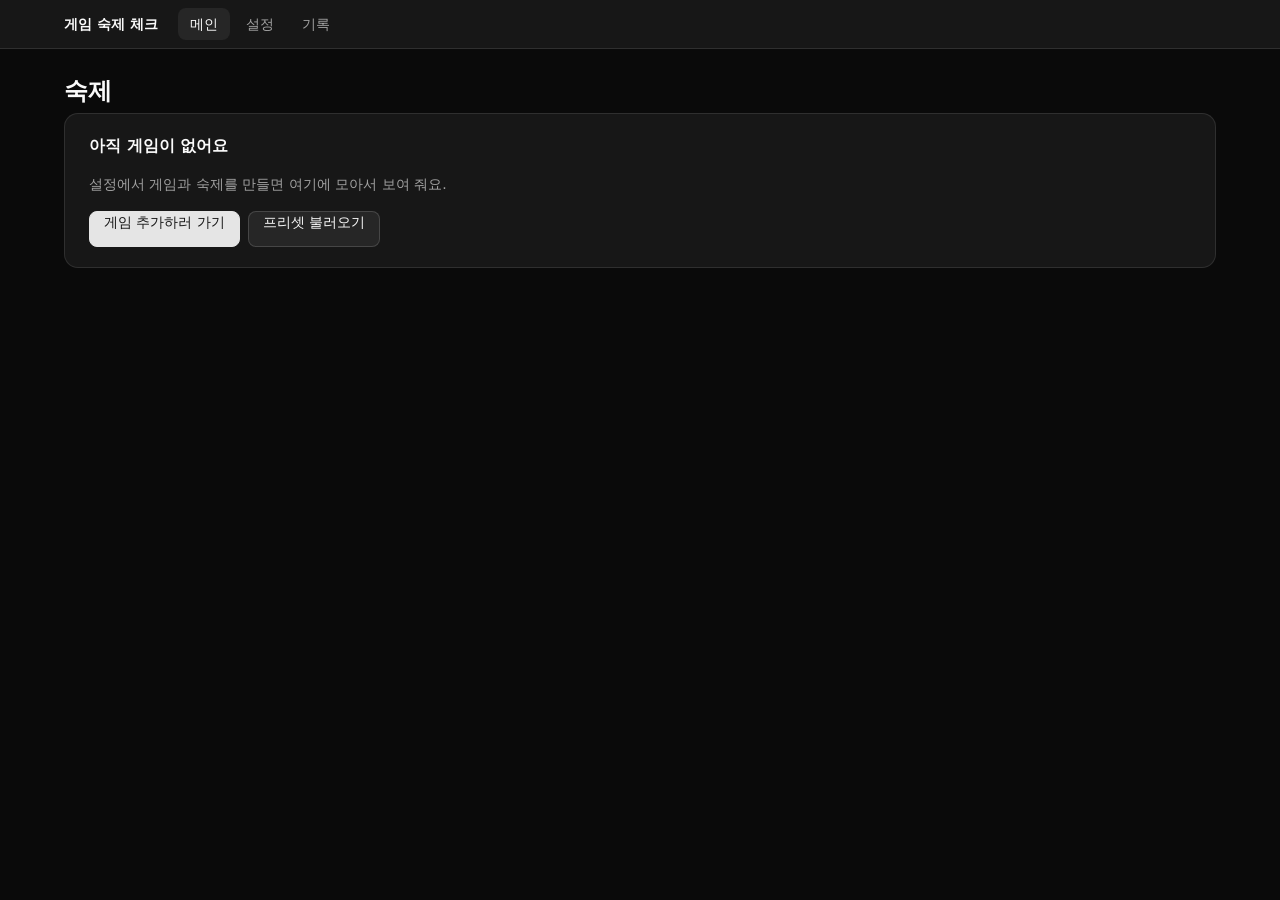
<file: index.html>
<!DOCTYPE html>
<html lang="ko">
<head>
  <meta charset="UTF-8">
  <meta name="viewport" content="width=device-width, initial-scale=1">
  <title>게임 숙제 체크</title>
  <link rel="stylesheet" href="css/style.css?v=20261012-21">
</head>
<body>
  <div id="chrome"></div>
  <main class="page" id="app" tabindex="-1">
    <h1 class="page-title">숙제</h1>
    <div class="main-layout">
      <!-- 급한 순서 사이드바 (main.js가 채운다. 게임이 없으면 숨김) -->
      <aside id="sidebar" hidden aria-label="급한 순서"></aside>
      <div id="games"><noscript><p>이 화면은 JavaScript가 켜져 있어야 동작해요.</p></noscript></div>
    </div>
  </main>

  <script src="js/reset.js?v=20261012-21"></script>
  <script src="js/store.js?v=20261012-21"></script>
  <script src="js/ui.js?v=20261012-21"></script>
  <script>UI.mountChrome({ active: 'index' });</script>
  <script src="js/main.js?v=20261012-21"></script>
</body>
</html>
</file>
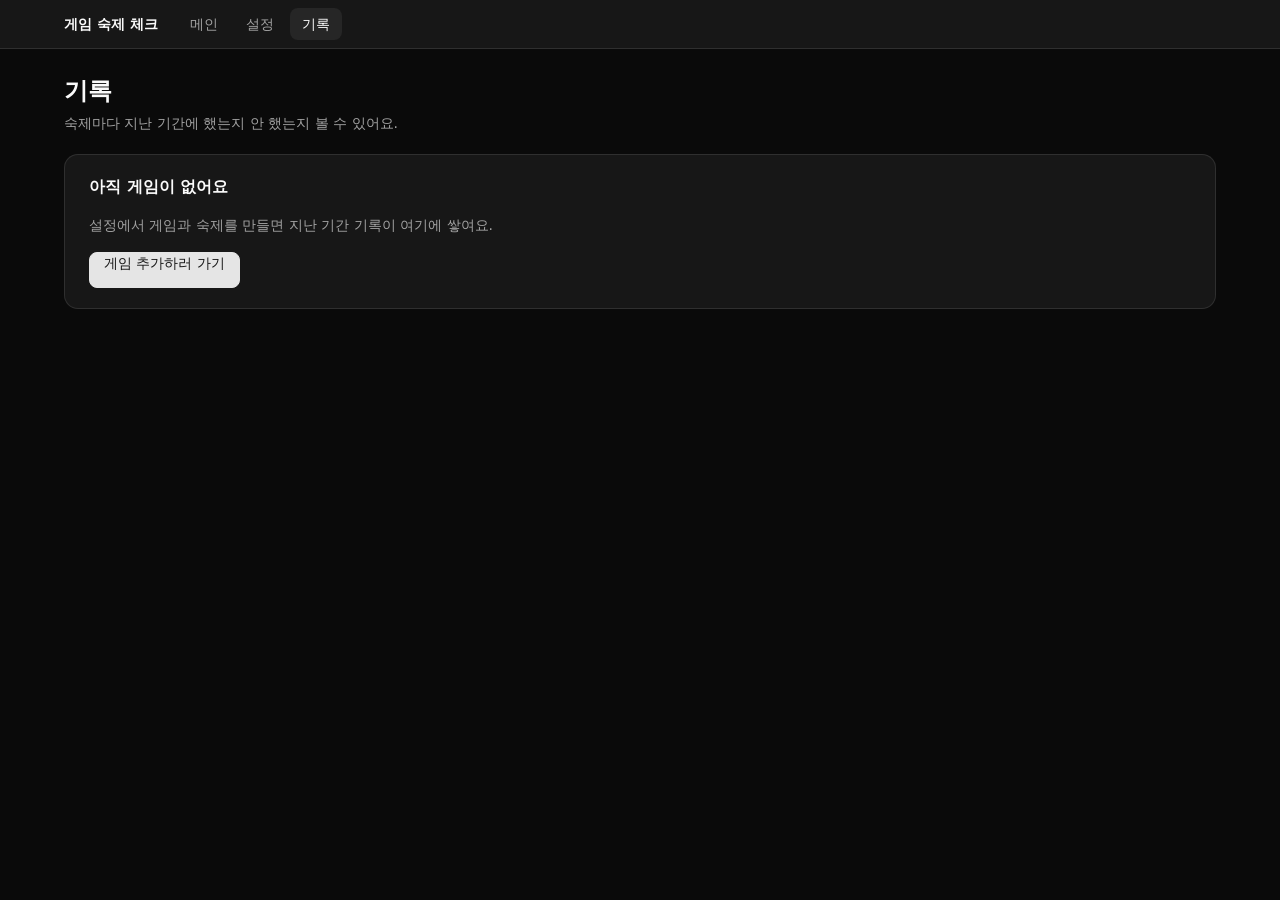
<file: history.html>
<!DOCTYPE html>
<html lang="ko">
<head>
  <meta charset="UTF-8">
  <meta name="viewport" content="width=device-width, initial-scale=1">
  <title>기록 · 게임 숙제 체크</title>
  <link rel="stylesheet" href="css/style.css?v=20261012-21">
</head>
<body>
  <div id="chrome"></div>
  <main class="page" id="app" tabindex="-1">
    <h1 class="page-title">기록</h1>
    <p class="page-desc">숙제마다 지난 기간에 했는지 안 했는지 볼 수 있어요.</p>
    <div id="history"><noscript><p>이 화면은 JavaScript가 켜져 있어야 동작해요.</p></noscript></div>
  </main>

  <script src="js/reset.js?v=20261012-21"></script>
  <script src="js/store.js?v=20261012-21"></script>
  <script src="js/ui.js?v=20261012-21"></script>
  <script>UI.mountChrome({ active: 'history' });</script>
  <script src="js/history.js?v=20261012-21"></script>
</body>
</html>
</file>
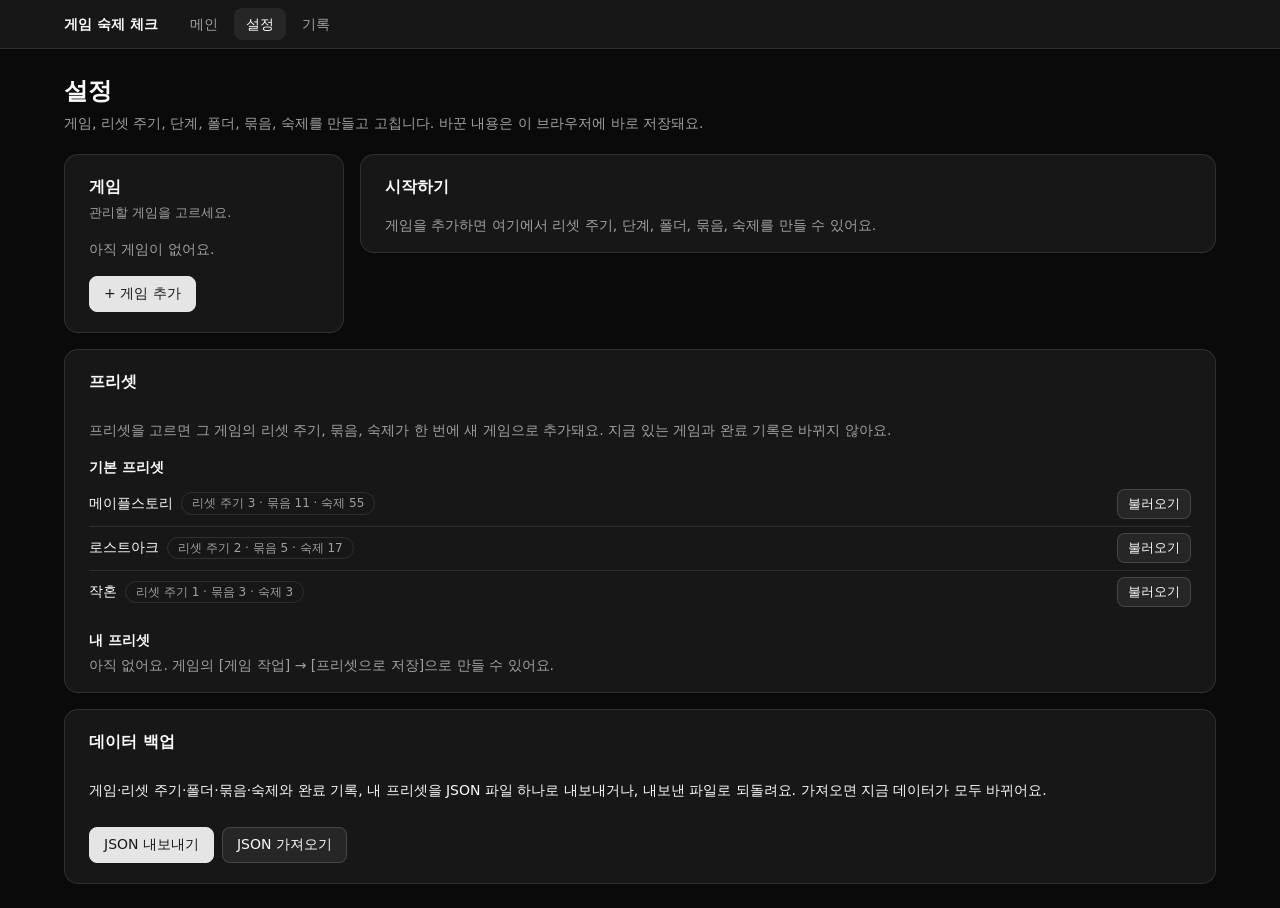
<file: settings.html>
<!DOCTYPE html>
<html lang="ko">
<head>
  <meta charset="UTF-8">
  <meta name="viewport" content="width=device-width, initial-scale=1">
  <title>설정 · 게임 숙제 체크</title>
  <link rel="stylesheet" href="css/style.css?v=20261012-21">
</head>
<body>
  <div id="chrome"></div>
  <main class="page" id="app" tabindex="-1">
    <noscript><p>이 화면은 JavaScript가 켜져 있어야 동작해요.</p></noscript>
  </main>

  <script src="js/reset.js?v=20261012-21"></script>
  <script src="js/store.js?v=20261012-21"></script>
  <script src="js/ui.js?v=20261012-21"></script>
  <script src="js/presets.js?v=20261012-21"></script>
  <script src="js/settings.js?v=20261012-21"></script>
</body>
</html>
</file>
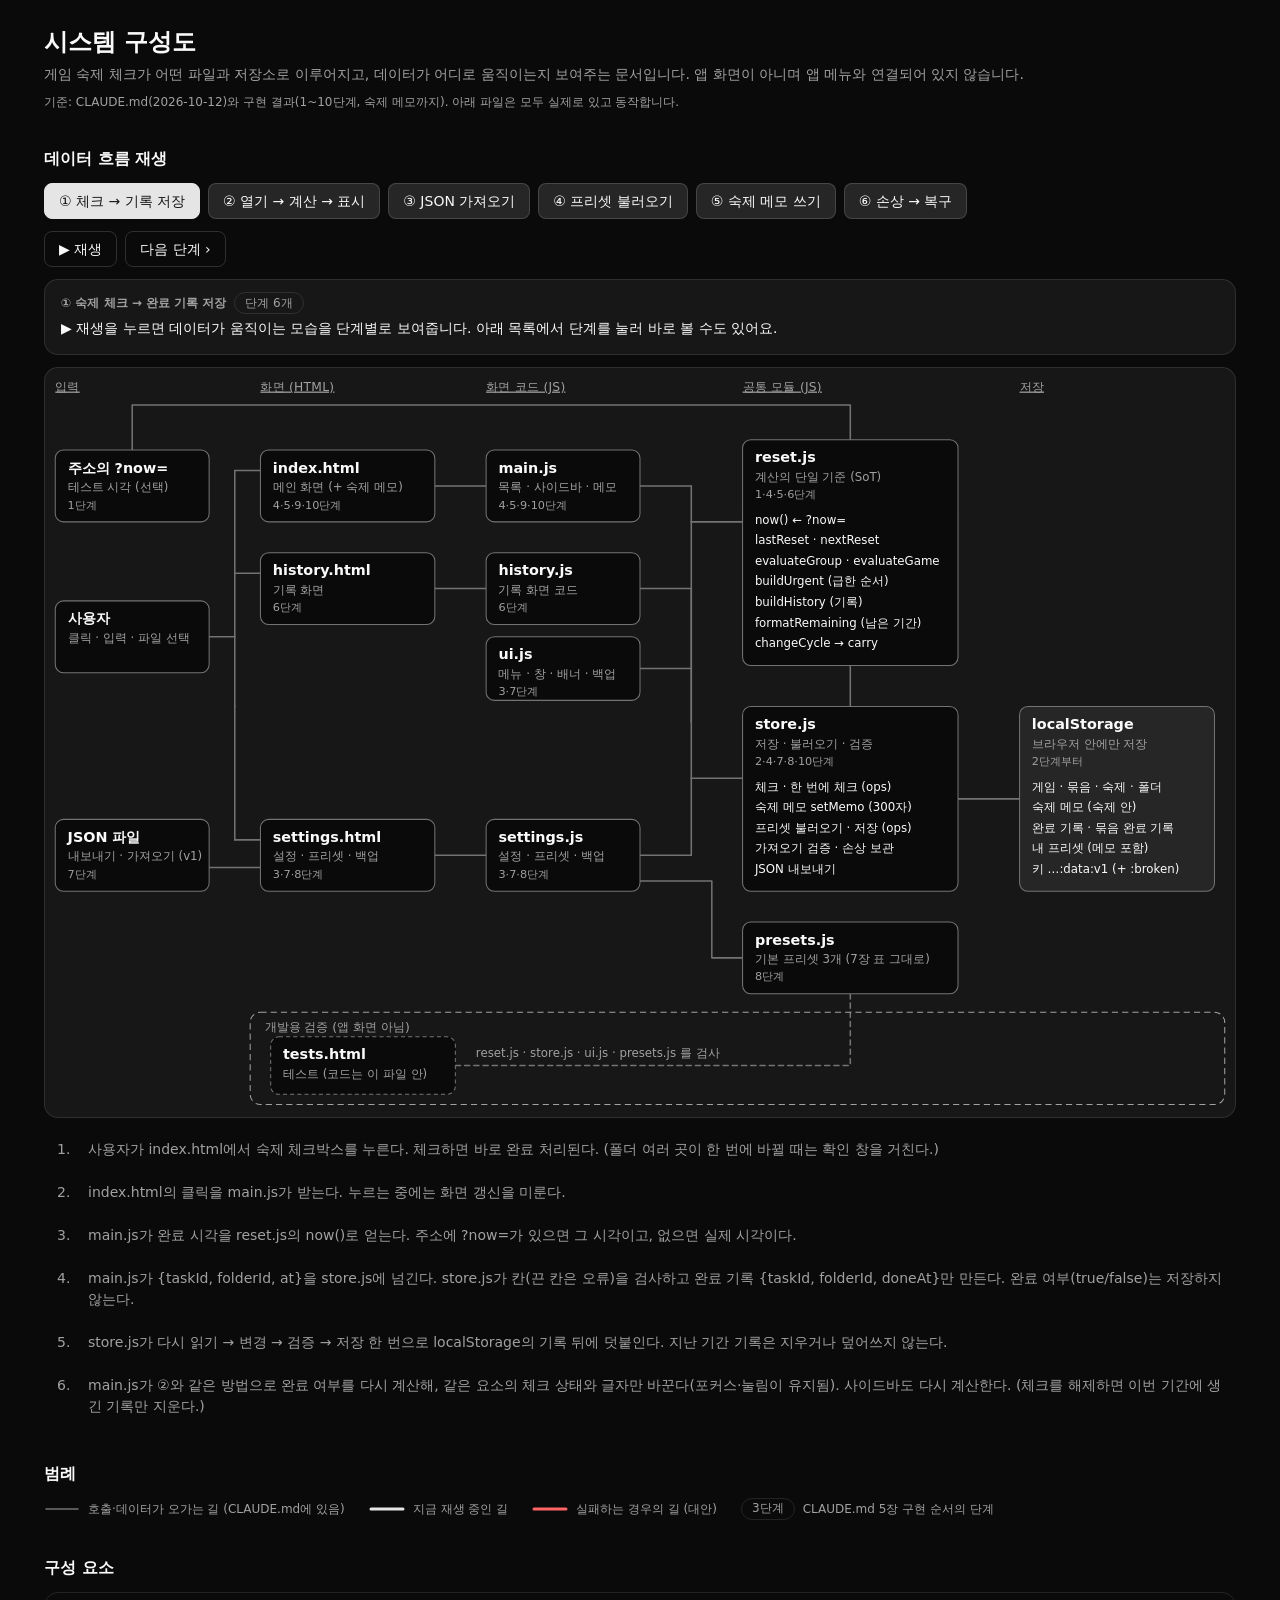
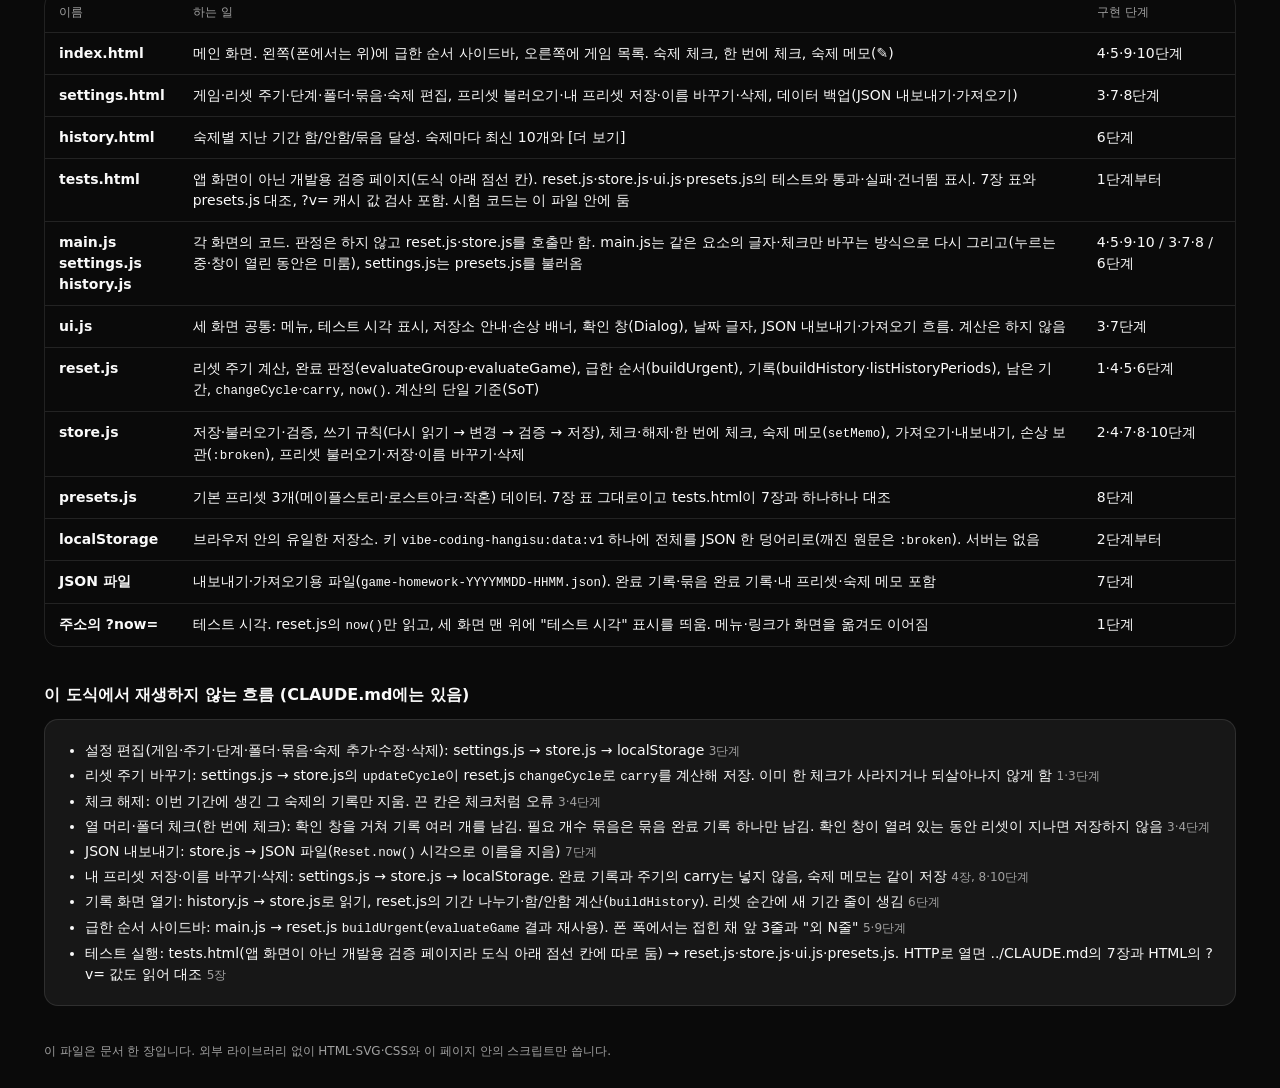
<file: docs/architecture.html>
<!DOCTYPE html>
<html lang="ko">
<head>
  <meta charset="UTF-8">
  <meta name="viewport" content="width=device-width, initial-scale=1">
  <title>시스템 구성도 · 게임 숙제 체크</title>
  <link rel="stylesheet" href="../css/style.css?v=20261012-21">
  <style>
    /* 이 문서 전용 스타일. 색은 css/style.css의 변수만 쓴다. */
    .doc { max-width: 1240px; margin: 0 auto; padding: var(--page-padding); }
    .doc h1 { margin: 0 0 4px; font-size: 24px; font-weight: 600; }
    .doc h2 { margin: 36px 0 12px; font-size: 16px; font-weight: 600; }
    .lead { margin: 0 0 8px; color: var(--muted-foreground); }
    .basis { margin: 0; color: var(--muted-foreground); font-size: var(--font-size-small); }

    .controls { display: flex; flex-wrap: wrap; gap: 8px; margin: 12px 0; }
    .btn {
      height: var(--control-height); padding: 0 14px;
      border: 1px solid var(--input); border-radius: calc(var(--radius) - 2px);
      background: var(--secondary); color: var(--secondary-foreground);
      font: inherit; cursor: pointer;
    }
    .btn:hover { background: var(--accent); }
    .btn:focus-visible, .step-btn:focus-visible { outline: 2px solid var(--ring); outline-offset: 2px; }
    .btn[aria-pressed="true"] { background: var(--primary); border-color: var(--primary); color: var(--primary-foreground); }
    .btn.ctl { background: transparent; }

    .caption {
      min-height: 76px; margin: 0 0 12px; padding: 12px 16px;
      background: var(--card); border: 1px solid var(--border); border-radius: var(--radius-card);
    }
    .caption .meta { display: flex; flex-wrap: wrap; gap: 8px; align-items: center; margin-bottom: 4px; color: var(--muted-foreground); font-size: var(--font-size-small); }
    .caption .text { margin: 0; }
    .badge {
      display: inline-flex; align-items: center; height: 22px; padding: 0 10px;
      border: 1px solid var(--border); border-radius: 999px;
      font-size: var(--font-size-small); color: var(--muted-foreground); white-space: nowrap;
    }
    .badge[hidden] { display: none; }
    .badge.alt { color: var(--destructive); border-color: var(--destructive); }
    .badge.tbd { border-style: dashed; }

    .scroller { overflow-x: auto; background: var(--card); border: 1px solid var(--border); border-radius: var(--radius-card); -webkit-overflow-scrolling: touch; }
    .hint { margin: 6px 0 0; color: var(--muted-foreground); font-size: var(--font-size-small); }
    @media (min-width: 1100px) { .hint { display: none; } }
    svg.diagram { display: block; width: 100%; min-width: 1000px; height: auto; font-family: var(--font-sans); }

    /* 도식 안 요소 */
    .col-head { fill: var(--muted-foreground); font-size: 12px; letter-spacing: .02em; }
    .edge { fill: none; stroke: var(--ring); stroke-width: 1.5; stroke-linecap: round; stroke-linejoin: round; transition: stroke .2s, stroke-width .2s; }
    .edge.on { stroke: var(--primary); stroke-width: 3; }
    .edge.on.alt { stroke: var(--destructive); }
    .node rect { fill: var(--background); stroke: var(--ring); stroke-width: 1; transition: fill .2s, stroke .2s; }
    .node.data rect { fill: var(--secondary); }
    .node.on rect { fill: var(--accent); stroke: var(--primary); stroke-width: 2; }
    .node.on.alt rect { stroke: var(--destructive); }
    .n-title { fill: var(--foreground); font-size: 14px; font-weight: 600; }
    .n-sub { fill: var(--muted-foreground); font-size: 11.5px; }
    .n-step { fill: var(--muted-foreground); font-size: 11px; }
    .n-item { fill: var(--foreground); font-size: 11.5px; }
    .tbd-box { fill: none; stroke: var(--muted-foreground); stroke-width: 1; stroke-dasharray: 4 3; }
    .tbd-text { fill: var(--muted-foreground); font-size: 11px; font-style: italic; }
    .dev-box { fill: none; stroke: var(--muted-foreground); stroke-width: 1; stroke-dasharray: 6 4; }
    .dev-title { fill: var(--muted-foreground); font-size: 12px; }
    .dev-note { fill: var(--muted-foreground); font-size: 11.5px; }
    .edge.dev { stroke-dasharray: 5 4; }
    .node.dev rect { stroke-dasharray: 4 3; }
    .packet circle { fill: var(--primary); stroke: var(--sidebar-primary); stroke-width: 4; }
    .packet.alt circle { fill: var(--destructive); }
    .packet text { fill: var(--foreground); font-size: 12px; font-weight: 600; text-anchor: middle; paint-order: stroke; stroke: var(--card); stroke-width: 4px; stroke-linejoin: round; }

    .steps { list-style: none; margin: 12px 0 0; padding: 0; display: grid; gap: 4px; }
    .step-btn {
      display: flex; gap: 10px; width: 100%; padding: 8px 12px; text-align: left;
      background: transparent; color: var(--muted-foreground); font: inherit;
      border: 1px solid transparent; border-radius: var(--radius); cursor: pointer;
    }
    .step-btn:hover { background: var(--secondary); }
    .step-btn .no { flex: none; width: 1.5em; color: var(--muted-foreground); }
    .step-btn.active { background: var(--accent); color: var(--foreground); border-color: var(--border); }
    .step-btn.alt .no { color: var(--destructive); }

    .legend { display: flex; flex-wrap: wrap; gap: 16px 24px; margin: 0; padding: 0; list-style: none; color: var(--muted-foreground); font-size: var(--font-size-small); }
    .legend li { display: flex; align-items: center; gap: 8px; }
    .legend svg { flex: none; }

    .table-wrap { overflow-x: auto; border: 1px solid var(--border); border-radius: var(--radius-card); }
    table { width: 100%; min-width: 760px; border-collapse: collapse; }
    th, td { padding: 10px 14px; text-align: left; vertical-align: top; border-bottom: 1px solid var(--border); }
    th { height: var(--table-head-height); color: var(--muted-foreground); font-weight: 500; font-size: var(--font-size-small); white-space: nowrap; }
    tr:last-child td { border-bottom: 0; }
    td:first-child { white-space: nowrap; font-weight: 600; }

    .box { padding: 16px 20px; background: var(--card); border: 1px solid var(--border); border-radius: var(--radius-card); }
    .box.tbd { border-style: dashed; }
    .box ul { margin: 0; padding-left: 20px; }
    .box li { margin: 4px 0; }
    .box li .tag { color: var(--muted-foreground); font-size: var(--font-size-small); }
    .foot { margin-top: 36px; color: var(--muted-foreground); font-size: var(--font-size-small); }
    code { font-family: ui-monospace, "Cascadia Mono", Consolas, monospace; font-size: 12.5px; }

    @media (max-width: 600px) { .doc { padding: 16px; } }
  </style>
</head>
<body>
<main class="doc">
  <h1>시스템 구성도</h1>
  <p class="lead">게임 숙제 체크가 어떤 파일과 저장소로 이루어지고, 데이터가 어디로 움직이는지 보여주는 문서입니다. 앱 화면이 아니며 앱 메뉴와 연결되어 있지 않습니다.</p>
  <p class="basis">기준: CLAUDE.md(2026-10-12)와 구현 결과(1~10단계, 숙제 메모까지). 아래 파일은 모두 실제로 있고 동작합니다.</p>

  <h2>데이터 흐름 재생</h2>
  <div class="controls" id="flow-buttons" role="group" aria-label="흐름 선택">
    <button class="btn" data-flow="f1" aria-pressed="true">① 체크 → 기록 저장</button>
    <button class="btn" data-flow="f2" aria-pressed="false">② 열기 → 계산 → 표시</button>
    <button class="btn" data-flow="f3" aria-pressed="false">③ JSON 가져오기</button>
    <button class="btn" data-flow="f4" aria-pressed="false">④ 프리셋 불러오기</button>
    <button class="btn" data-flow="f5" aria-pressed="false">⑤ 숙제 메모 쓰기</button>
    <button class="btn" data-flow="f6" aria-pressed="false">⑥ 손상 → 복구</button>
  </div>
  <div class="controls">
    <button class="btn ctl" id="btn-play" type="button">▶ 재생</button>
    <button class="btn ctl" id="btn-next" type="button">다음 단계 ›</button>
  </div>

  <div class="caption" id="caption" aria-live="polite">
    <div class="meta"><strong id="cap-title"></strong><span class="badge" id="cap-count"></span><span class="badge alt" id="cap-alt" hidden>대안 흐름</span></div>
    <p class="text" id="cap-text"></p>
  </div>

  <div class="scroller" id="scroller">
    <noscript><p style="padding:16px">이 도식은 JavaScript가 켜져 있어야 그려집니다. 아래 표와 목록은 그대로 읽을 수 있습니다.</p></noscript>
    <svg class="diagram" id="diagram" viewBox="0 0 1160 730" role="img" aria-labelledby="dg-title dg-desc">
      <title id="dg-title">시스템 구성도</title>
      <desc id="dg-desc">왼쪽의 사용자 입력, 화면 HTML, 화면 코드 JS와 공통 UI(ui.js), 공통 모듈 reset.js와 store.js와 presets.js, 오른쪽 localStorage 순으로 이어지는 구성도. 자세한 내용은 아래 표와 단계 목록에 글로 있다.</desc>
    </svg>
  </div>
  <p class="hint">← 좌우로 밀어서 전체를 볼 수 있어요. 재생 중에는 지금 단계 쪽으로 자동으로 따라갑니다.</p>

  <ol class="steps" id="steps" aria-label="선택한 흐름의 단계"></ol>

  <h2>범례</h2>
  <ul class="legend">
    <li><svg width="36" height="10" aria-hidden="true"><line x1="2" y1="5" x2="34" y2="5" stroke="var(--ring)" stroke-width="1.5" stroke-linecap="round"/></svg>호출·데이터가 오가는 길 (CLAUDE.md에 있음)</li>
    <li><svg width="36" height="10" aria-hidden="true"><line x1="2" y1="5" x2="34" y2="5" stroke="var(--primary)" stroke-width="3" stroke-linecap="round"/></svg>지금 재생 중인 길</li>
    <li><svg width="36" height="10" aria-hidden="true"><line x1="2" y1="5" x2="34" y2="5" stroke="var(--destructive)" stroke-width="3" stroke-linecap="round"/></svg>실패하는 경우의 길 (대안)</li>
    <li><span class="badge">3단계</span>CLAUDE.md 5장 구현 순서의 단계</li>
  </ul>

  <h2>구성 요소</h2>
  <div class="table-wrap">
    <table>
      <thead><tr><th>이름</th><th>하는 일</th><th>구현 단계</th></tr></thead>
      <tbody>
        <tr><td>index.html</td><td>메인 화면. 왼쪽(폰에서는 위)에 급한 순서 사이드바, 오른쪽에 게임 목록. 숙제 체크, 한 번에 체크, 숙제 메모(✎)</td><td>4·5·9·10단계</td></tr>
        <tr><td>settings.html</td><td>게임·리셋 주기·단계·폴더·묶음·숙제 편집, 프리셋 불러오기·내 프리셋 저장·이름 바꾸기·삭제, 데이터 백업(JSON 내보내기·가져오기)</td><td>3·7·8단계</td></tr>
        <tr><td>history.html</td><td>숙제별 지난 기간 함/안함/묶음 달성. 숙제마다 최신 10개와 [더 보기]</td><td>6단계</td></tr>
        <tr><td>tests.html</td><td>앱 화면이 아닌 개발용 검증 페이지(도식 아래 점선 칸). reset.js·store.js·ui.js·presets.js의 테스트와 통과·실패·건너뜀 표시. 7장 표와 presets.js 대조, ?v= 캐시 값 검사 포함. 시험 코드는 이 파일 안에 둠</td><td>1단계부터</td></tr>
        <tr><td>main.js<br>settings.js<br>history.js</td><td>각 화면의 코드. 판정은 하지 않고 reset.js·store.js를 호출만 함. main.js는 같은 요소의 글자·체크만 바꾸는 방식으로 다시 그리고(누르는 중·창이 열린 동안은 미룸), settings.js는 presets.js를 불러옴</td><td>4·5·9·10 / 3·7·8 / 6단계</td></tr>
        <tr><td>ui.js</td><td>세 화면 공통: 메뉴, 테스트 시각 표시, 저장소 안내·손상 배너, 확인 창(Dialog), 날짜 글자, JSON 내보내기·가져오기 흐름. 계산은 하지 않음</td><td>3·7단계</td></tr>
        <tr><td>reset.js</td><td>리셋 주기 계산, 완료 판정(evaluateGroup·evaluateGame), 급한 순서(buildUrgent), 기록(buildHistory·listHistoryPeriods), 남은 기간, <code>changeCycle</code>·<code>carry</code>, <code>now()</code>. 계산의 단일 기준(SoT)</td><td>1·4·5·6단계</td></tr>
        <tr><td>store.js</td><td>저장·불러오기·검증, 쓰기 규칙(다시 읽기 → 변경 → 검증 → 저장), 체크·해제·한 번에 체크, 숙제 메모(<code>setMemo</code>), 가져오기·내보내기, 손상 보관(<code>:broken</code>), 프리셋 불러오기·저장·이름 바꾸기·삭제</td><td>2·4·7·8·10단계</td></tr>
        <tr><td>presets.js</td><td>기본 프리셋 3개(메이플스토리·로스트아크·작혼) 데이터. 7장 표 그대로이고 tests.html이 7장과 하나하나 대조</td><td>8단계</td></tr>
        <tr><td>localStorage</td><td>브라우저 안의 유일한 저장소. 키 <code>vibe-coding-hangisu:data:v1</code> 하나에 전체를 JSON 한 덩어리로(깨진 원문은 <code>:broken</code>). 서버는 없음</td><td>2단계부터</td></tr>
        <tr><td>JSON 파일</td><td>내보내기·가져오기용 파일(<code>game-homework-YYYYMMDD-HHMM.json</code>). 완료 기록·묶음 완료 기록·내 프리셋·숙제 메모 포함</td><td>7단계</td></tr>
        <tr><td>주소의 ?now=</td><td>테스트 시각. reset.js의 <code>now()</code>만 읽고, 세 화면 맨 위에 "테스트 시각" 표시를 띄움. 메뉴·링크가 화면을 옮겨도 이어짐</td><td>1단계</td></tr>
      </tbody>
    </table>
  </div>

  <h2>이 도식에서 재생하지 않는 흐름 (CLAUDE.md에는 있음)</h2>
  <div class="box">
    <ul>
      <li>설정 편집(게임·주기·단계·폴더·묶음·숙제 추가·수정·삭제): settings.js → store.js → localStorage <span class="tag">3단계</span></li>
      <li>리셋 주기 바꾸기: settings.js → store.js의 <code>updateCycle</code>이 reset.js <code>changeCycle</code>로 <code>carry</code>를 계산해 저장. 이미 한 체크가 사라지거나 되살아나지 않게 함 <span class="tag">1·3단계</span></li>
      <li>체크 해제: 이번 기간에 생긴 그 숙제의 기록만 지움. 끈 칸은 체크처럼 오류 <span class="tag">3·4단계</span></li>
      <li>열 머리·폴더 체크(한 번에 체크): 확인 창을 거쳐 기록 여러 개를 남김. 필요 개수 묶음은 묶음 완료 기록 하나만 남김. 확인 창이 열려 있는 동안 리셋이 지나면 저장하지 않음 <span class="tag">3·4단계</span></li>
      <li>JSON 내보내기: store.js → JSON 파일(<code>Reset.now()</code> 시각으로 이름을 지음) <span class="tag">7단계</span></li>
      <li>내 프리셋 저장·이름 바꾸기·삭제: settings.js → store.js → localStorage. 완료 기록과 주기의 carry는 넣지 않음, 숙제 메모는 같이 저장 <span class="tag">4장, 8·10단계</span></li>
      <li>기록 화면 열기: history.js → store.js로 읽기, reset.js의 기간 나누기·함/안함 계산(<code>buildHistory</code>). 리셋 순간에 새 기간 줄이 생김 <span class="tag">6단계</span></li>
      <li>급한 순서 사이드바: main.js → reset.js <code>buildUrgent</code>(<code>evaluateGame</code> 결과 재사용). 폰 폭에서는 접힌 채 앞 3줄과 "외 N줄" <span class="tag">5·9단계</span></li>
      <li>테스트 실행: tests.html(앱 화면이 아닌 개발용 검증 페이지라 도식 아래 점선 칸에 따로 둠) → reset.js·store.js·ui.js·presets.js. HTTP로 열면 ../CLAUDE.md의 7장과 HTML의 ?v= 값도 읽어 대조 <span class="tag">5장</span></li>
    </ul>
  </div>

  <p class="foot">이 파일은 문서 한 장입니다. 외부 라이브러리 없이 HTML·SVG·CSS와 이 페이지 안의 스크립트만 씁니다.</p>
</main>

<script>
(function () {
  'use strict';

  var NS = 'http://www.w3.org/2000/svg';
  var reduceMotion = window.matchMedia && window.matchMedia('(prefers-reduced-motion: reduce)').matches;

  /* ---------- 도식 데이터 ---------- */
  // kind: io(입력·파일) / screen(HTML) / js / data(저장소)
  var NODES = [
    { id: 'now',    x: 10,  y: 80,  w: 150, h: 70,  kind: 'io',     t: '주소의 ?now=',  s: '테스트 시각 (선택)', k: '1단계' },
    { id: 'user',   x: 10,  y: 227, w: 150, h: 70,  kind: 'io',     t: '사용자',        s: '클릭 · 입력 · 파일 선택', k: '' },
    { id: 'json',   x: 10,  y: 440, w: 150, h: 70,  kind: 'io',     t: 'JSON 파일',     s: '내보내기 · 가져오기 (v1)', k: '7단계' },
    { id: 'idx',    x: 210, y: 80,  w: 170, h: 70,  kind: 'screen', t: 'index.html',    s: '메인 화면 (+ 숙제 메모)', k: '4·5·9·10단계' },
    { id: 'hh',     x: 210, y: 180, w: 170, h: 70,  kind: 'screen', t: 'history.html',  s: '기록 화면', k: '6단계' },
    { id: 'tst',    x: 220, y: 652, w: 180, h: 56,  kind: 'dev',    t: 'tests.html',    s: '테스트 (코드는 이 파일 안)', k: '' },
    { id: 'sh',     x: 210, y: 440, w: 170, h: 70,  kind: 'screen', t: 'settings.html', s: '설정 · 프리셋 · 백업', k: '3·7·8단계' },
    { id: 'mj',     x: 430, y: 80,  w: 150, h: 70,  kind: 'js',     t: 'main.js',       s: '목록 · 사이드바 · 메모', k: '4·5·9·10단계' },
    { id: 'hj',     x: 430, y: 180, w: 150, h: 70,  kind: 'js',     t: 'history.js',    s: '기록 화면 코드', k: '6단계' },
    { id: 'ui',     x: 430, y: 262, w: 150, h: 62,  kind: 'js',     t: 'ui.js',         s: '메뉴 · 창 · 배너 · 백업', k: '3·7단계' },
    { id: 'sj',     x: 430, y: 440, w: 150, h: 70,  kind: 'js',     t: 'settings.js',   s: '설정 · 프리셋 · 백업', k: '3·7·8단계' },
    { id: 'reset',  x: 680, y: 70,  w: 210, h: 220, kind: 'js',     t: 'reset.js',      s: '계산의 단일 기준 (SoT)', k: '1·4·5·6단계',
      items: ['now()  ←  ?now=', 'lastReset · nextReset', 'evaluateGroup · evaluateGame', 'buildUrgent (급한 순서)', 'buildHistory (기록)', 'formatRemaining (남은 기간)', 'changeCycle → carry'] },
    { id: 'store',  x: 680, y: 330, w: 210, h: 180, kind: 'js',     t: 'store.js',      s: '저장 · 불러오기 · 검증', k: '2·4·7·8·10단계',
      items: ['체크 · 한 번에 체크 (ops)', '숙제 메모 setMemo (300자)', '프리셋 불러오기 · 저장 (ops)', '가져오기 검증 · 손상 보관', 'JSON 내보내기'] },
    { id: 'presets',x: 680, y: 540, w: 210, h: 70,  kind: 'js',     t: 'presets.js',    s: '기본 프리셋 3개 (7장 표 그대로)', k: '8단계' },
    { id: 'ls',     x: 950, y: 330, w: 190, h: 180, kind: 'data',   t: 'localStorage',  s: '브라우저 안에만 저장', k: '2단계부터',
      items: ['게임 · 묶음 · 숙제 · 폴더', '숙제 메모 (숙제 안)', '완료 기록 · 묶음 완료 기록', '내 프리셋 (메모 포함)', '키 …:data:v1 (+ :broken)'] }
  ];

  var COLS = [
    { x: 10, t: '입력' }, { x: 210, t: '화면 (HTML)' }, { x: 430, t: '화면 코드 (JS)' },
    { x: 680, t: '공통 모듈 (JS)' }, { x: 950, t: '저장' }
  ];

  // 길 하나 = path 하나. 쓰인 방향이 "앞으로"다.
  var EDGES = {
    u_in:  'M160,262 H185',
    ub1:   'M185,262 V200',
    ub2:   'M185,200 V100',
    ub3:   'M185,262 V330',
    ub4:   'M185,330 V460',
    s_idx: 'M185,100 H210',
    s_hh:  'M185,200 H210',
    s_sh:  'M185,460 H210',
    j_sh:  'M160,487 H210',
    e_im:  'M380,115 H430',
    e_hh:  'M380,215 H430',
    e_ss:  'M380,475 H430',
    c_main:'M580,115 H630',
    c_hj:  'M580,215 H630',
    dev_t: 'M400,680 H785 V610',
    c_sj:  'M580,475 H630',
    bus_a: 'M630,115 V150',
    bus_b: 'M630,150 V215',
    bus_c: 'M630,215 V345',
    bus_d: 'M630,345 V400',
    bus_e: 'M630,400 V475',
    b_reset:'M630,150 H680',
    b_store:'M630,400 H680',
    p:     'M580,500 H650 V575 H680',
    v:     'M785,330 V290',
    ls:    'M890,420 H950',
    nw:    'M85,80 V36 H785 V70',
    c_ui:  'M580,293 H630',
    bus_ui: 'M630,215 V293',
    bus_ui2: 'M630,345 V293'
  };

  // 경로: 길 id의 목록. '~'가 붙으면 거꾸로 간다.
  function rev(r) {
    return r.slice().reverse().map(function (s) { return s.charAt(0) === '~' ? s.slice(1) : '~' + s; });
  }
  var R = {
    user_index:    ['u_in', 'ub1', 'ub2', 's_idx'],
    user_settings: ['u_in', 'ub3', 'ub4', 's_sh'],
    index_main:    ['e_im'],
    settings_sj:   ['e_ss'],
    json_settings: ['j_sh'],
    main_reset:    ['c_main', 'bus_a', 'b_reset'],
    main_store:    ['c_main', 'bus_a', 'bus_b', 'bus_c', 'bus_d', 'b_store'],
    main_ui:       ['c_main', 'bus_a', 'bus_b', 'bus_ui', '~c_ui'],
    sj_store:      ['c_sj', '~bus_e', 'b_store'],
    sj_ui:         ['c_sj', '~bus_e', '~bus_d', 'bus_ui2', '~c_ui'],
    store_ui:      ['~b_store', '~bus_d', 'bus_ui2', '~c_ui'],
    sj_presets:    ['p'],
    store_reset:   ['v'],
    store_ls:      ['ls'],
    now_reset:     ['nw']
  };

  var FLOWS = {
    f1: { title: '① 숙제 체크 → 완료 기록 저장', steps: [
      { n: ['user', 'idx'], text: '사용자가 index.html에서 숙제 체크박스를 누른다. 체크하면 바로 완료 처리된다. (폴더 여러 곳이 한 번에 바뀔 때는 확인 창을 거친다.)',
        moves: [{ r: R.user_index, l: '체크' }] },
      { n: ['idx', 'mj'], text: 'index.html의 클릭을 main.js가 받는다. 누르는 중에는 화면 갱신을 미룬다.',
        moves: [{ r: R.index_main, l: '클릭' }] },
      { n: ['mj', 'reset', 'now'], text: 'main.js가 완료 시각을 reset.js의 now()로 얻는다. 주소에 ?now=가 있으면 그 시각이고, 없으면 실제 시각이다.',
        moves: [{ r: R.main_reset, l: 'now()?' }, { r: R.now_reset, l: '?now= (있을 때만)' }, { r: rev(R.main_reset), l: 'doneAt' }] },
      { n: ['mj', 'store'], text: 'main.js가 {taskId, folderId, at}을 store.js에 넘긴다. store.js가 칸(끈 칸은 오류)을 검사하고 완료 기록 {taskId, folderId, doneAt}만 만든다. 완료 여부(true/false)는 저장하지 않는다.',
        moves: [{ r: R.main_store, l: '{taskId, folderId, doneAt}' }] },
      { n: ['store', 'ls'], text: 'store.js가 다시 읽기 → 변경 → 검증 → 저장 한 번으로 localStorage의 기록 뒤에 덧붙인다. 지난 기간 기록은 지우거나 덮어쓰지 않는다.',
        moves: [{ r: R.store_ls, l: '기록 추가' }] },
      { n: ['mj', 'idx'], text: 'main.js가 ②와 같은 방법으로 완료 여부를 다시 계산해, 같은 요소의 체크 상태와 글자만 바꾼다(포커스·눌림이 유지됨). 사이드바도 다시 계산한다. (체크를 해제하면 이번 기간에 생긴 기록만 지운다.)',
        moves: [{ r: rev(R.index_main), l: '화면 갱신' }] }
    ] },
    f2: { title: '② 페이지를 열 때 계산 → 화면 표시', steps: [
      { n: ['user', 'idx'], text: '사용자가 index.html을 연다.',
        moves: [{ r: R.user_index, l: '열기' }] },
      { n: ['idx', 'mj'], text: 'index.html이 ui.js(메뉴·배너)와 main.js를 실행한다.',
        moves: [{ r: R.index_main, l: '스크립트 실행' }] },
      { n: ['mj', 'store', 'ls'], text: 'main.js가 store.js를 통해 localStorage에서 게임·묶음·숙제(메모 포함)·완료 기록을 읽는다.',
        moves: [{ r: R.main_store, l: '읽기' }, { r: rev(R.store_ls), l: '저장된 데이터' }, { r: rev(R.main_store), l: '데이터' }] },
      { n: ['mj', 'reset', 'now'], text: '현재 시각을 얻는다. 주소에 ?now=가 있으면 reset.js의 now()가 그 시각을 쓰고, 화면에 "테스트 시각" 표시가 뜬다.',
        moves: [{ r: R.main_reset, l: 'now()?' }, { r: R.now_reset, l: '?now= (있을 때만)' }, { r: rev(R.main_reset), l: '현재 시각' }] },
      { n: ['mj', 'reset'], text: 'main.js가 시각과 기록을 reset.js에 넘겨 완료 여부, 묶음 진행 상황, 남은 기간(evaluateGame), 급한 순서(buildUrgent)를 계산한다. 판정은 reset.js 한 곳에서만 한다.',
        moves: [{ r: R.main_reset, l: '시각 · 기록 · 설정' }, { r: rev(R.main_reset), l: '완료 · 진행 · 남은 기간' }] },
      { n: ['mj', 'idx'], text: 'main.js가 게임 목록과 사이드바를 그려 index.html에 표시한다. 글자가 바뀌는 순간(리셋 시각 포함)과 60초마다, 탭이 다시 보일 때 다시 그린다. (기록 화면은 history.js가 같은 순서로 reset.js의 buildHistory를 쓴다.)',
        moves: [{ r: rev(R.index_main), l: '화면 표시' }] }
    ] },
    f3: { title: '③ JSON 가져오기 → 확인 → 검증 → 저장', steps: [
      { n: ['user', 'sh', 'json'], text: '사용자가 settings.html의 "데이터 백업" 카드에서 [JSON 가져오기]를 누르고 파일을 고른다.',
        moves: [{ r: R.user_settings, l: '파일 선택' }, { r: R.json_settings, l: 'JSON 파일' }] },
      { n: ['sh', 'sj'], text: 'settings.js(공통 ui.js의 가져오기)가 파일 크기를 먼저 본다(아주 큰 것만 거름). 정확한 크기 판정은 읽은 뒤 글자 수로 한다.',
        moves: [{ r: R.settings_sj, l: 'JSON 텍스트' }] },
      { n: ['sj', 'ui'], text: 'ui.js가 확인 창을 띄운다: "기존 데이터와 완료 기록이 모두 바뀝니다. 먼저 내보내기를 해 두세요". 창 안의 [먼저 내보내기]로 바로 내려받을 수도 있다.',
        moves: [{ r: R.sj_ui, l: '확인 창' }, { r: rev(R.sj_ui), l: '[가져오기]' }] },
      { n: ['sj', 'store'], text: '[가져오기]를 누르면 settings.js가 내용을 store.js에 넘겨 가져오기를 요청한다.',
        moves: [{ r: R.sj_store, l: '가져오기 요청' }] },
      { n: ['store', 'reset'], text: 'store.js가 구조를 검증한다(알려진 필드만 남김). 리셋 주기 값은 reset.js의 validateCycle로 확인한다. 검증이 끝나기 전에는 아무것도 저장하지 않는다.',
        moves: [{ r: R.store_reset, l: 'validateCycle' }, { r: rev(R.store_reset), l: '결과' }] },
      { n: ['store', 'ls'], text: '검증을 통과하면 기존 데이터를 교체해 localStorage에 저장한다(병합하지 않음). 성공하면 요약을 보여 주고 화면을 새로 고친다(저장소가 없는 모드는 설정 화면만 다시 그림).',
        moves: [{ r: R.store_ls, l: '교체 저장' }] },
      { alt: true, n: ['store', 'sj'], text: '검증에 실패하면(대안): localStorage는 건드리지 않고 기존 데이터를 그대로 둔다. 어디가 틀렸는지(앞 5개와 "외 N개")를 확인 창 안에서 알린다.',
        moves: [{ r: rev(R.sj_store), l: '오류 안내' }] }
    ] },
    f4: { title: '④ 프리셋 불러오기', steps: [
      { n: ['user', 'sh'], text: '사용자가 settings.html의 프리셋 카드에서 [불러오기]를 누른다. (게임이 없을 때 메인 빈 상태의 [프리셋 불러오기]는 settings.html?now=…#presets로 이동한다. main.js는 presets.js를 모른다.)',
        moves: [{ r: R.user_settings, l: '프리셋 불러오기' }] },
      { n: ['sh', 'sj'], text: 'settings.js가 클릭을 받는다.',
        moves: [{ r: R.settings_sj, l: '클릭' }] },
      { n: ['sj', 'presets'], text: 'settings.js가 presets.js에서 기본 프리셋(메이플스토리·로스트아크·작혼)을 가져온다. 7장 표 그대로다.',
        moves: [{ r: R.sj_presets, l: '기본 프리셋 요청' }, { r: rev(R.sj_presets), l: '기본 프리셋 3개' }] },
      { n: ['sj', 'store', 'ls'], text: '내 프리셋은 store.js가 localStorage에서 읽어 온다. 목록에는 기본 프리셋과 내 프리셋이 함께 나온다.',
        moves: [{ r: R.sj_store, l: '내 프리셋 요청' }, { r: rev(R.store_ls), l: '내 프리셋' }, { r: rev(R.sj_store), l: '목록' }] },
      { n: ['user', 'sh'], text: '사용자가 하나를 고르고 확인 창에서 폴더 구조를 들여쓰기로 적는다(내 프리셋에 폴더가 있으면 저장한 구조를 그대로 복사). 같은 이름의 게임이 있으면 덮어쓰지 않고 "따로 하나 더 추가 / 취소"를 묻는다.',
        moves: [{ r: R.user_settings, l: '선택 · 폴더 입력' }] },
      { n: ['sj', 'store'], text: 'settings.js가 store.js의 addGameFromPreset에 넘긴다. 새 id로 복사해 원본과 별개의 새 게임을 만들고, 숙제의 만든 시각은 now(), 메모는 복사한다.',
        moves: [{ r: R.sj_store, l: '새 게임 추가' }] },
      { n: ['store', 'ls'], text: 'store.js가 localStorage에 추가만 한다. 기존 게임과 완료 기록은 건드리지 않는다.',
        moves: [{ r: R.store_ls, l: '추가 저장' }] }
    ] },
    f5: { title: '⑤ 숙제 메모 쓰기', steps: [
      { n: ['user', 'idx'], text: '사용자가 index.html에서 숙제 이름 옆 ✎ 버튼을 누른다. (단계 범위 표는 열 머리의 ✎.)',
        moves: [{ r: R.user_index, l: '✎' }] },
      { n: ['idx', 'mj'], text: 'main.js가 클릭을 받아 그 숙제의 메모를 읽는다.',
        moves: [{ r: R.index_main, l: '클릭' }] },
      { n: ['mj', 'ui'], text: 'ui.js의 창(UI.modal)이 열린다. 입력 칸은 창 안에 있어서 목록이 다시 그려져도 글이 남고, 창이 열려 있는 동안은 화면 갱신도 미뤄진다.',
        moves: [{ r: R.main_ui, l: '메모 창' }] },
      { n: ['mj', 'store'], text: '[저장]을 누르면 main.js가 store.js의 setMemo에 글을 넘긴다. 줄바꿈과 앞뒤 공백을 정리하고, 300자를 넘으면 거부하고(창 안에 안내), 비면 메모 필드를 지운다.',
        moves: [{ r: R.main_store, l: 'setMemo(숙제, 글)' }] },
      { n: ['store', 'ls'], text: 'store.js가 다시 읽기 → 변경 → 검증 → 저장 한 번으로 그 숙제 안에 memo를 저장한다. 리셋돼도 남는 고정 메모다.',
        moves: [{ r: R.store_ls, l: 'memo 저장' }] },
      { n: ['mj', 'idx'], text: 'main.js가 메모 줄의 글자와 hidden만 바꿔 화면에 보여 준다(처음 쓰거나 지워도 목록을 다시 만들지 않음). 글은 항상 글자로만 넣고 줄바꿈은 CSS로 보인다.',
        moves: [{ r: rev(R.index_main), l: '메모 표시' }] }
    ] },
    f6: { title: '⑥ 저장된 데이터가 깨졌을 때 → 복구', steps: [
      { n: ['store', 'ls'], text: '페이지를 열면 store.js가 localStorage의 원문을 읽다가 깨진 것(JSON이 아니거나 구조 검증 실패)을 알아챈다. 원문은 지우거나 덮어쓰지 않고, 빈 데이터로 열되 쓰기를 막는다.',
        moves: [{ r: rev(R.store_ls), l: '원문' }] },
      { n: ['store', 'ui'], text: 'ui.js가 모든 화면 맨 위에 안내를 띄운다: ① 손상된 원문 내려받기 ② 새로 시작 ③ JSON 가져오기로 복구. 설정 화면의 쓰기 버튼도 꺼진다.',
        moves: [{ r: R.store_ui, l: '손상 상태' }] },
      { n: ['user', 'sh', 'json'], text: '사용자가 ③ [JSON 가져오기로 복구]를 누르고 이전에 내보낸 파일을 고른다. 확인 창은 앞 문장은 그대로 두고 "손상된 원문은 따로 보관(백업)해 두고 바꿔요"를 보여 준다.',
        moves: [{ r: R.user_settings, l: '파일 선택' }, { r: R.json_settings, l: 'JSON 파일' }] },
      { n: ['sj', 'store'], text: 'settings.js(공통 ui.js)가 store.js에 가져오기를 요청한다. 구조 검증을 통과해야 한다.',
        moves: [{ r: R.sj_store, l: '가져오기 요청' }] },
      { n: ['store', 'ls'], text: '먼저 손상된 원문을 :broken 키에 옮기고, 옮기지 못하면 가져오지 않는다. 옮긴 뒤에 정상 데이터로 교체 저장하고 화면을 새로 고친다.',
        moves: [{ r: R.store_ls, l: ':broken 보관 → 교체' }] },
      { alt: true, n: ['store', 'sj'], text: '보관하지 못하거나 검증에 실패하면(대안): 아무것도 바꾸지 않고 안내만 한다. 손상 원문은 그대로 남는다.',
        moves: [{ r: rev(R.sj_store), l: '오류 안내' }] }
    ] }
  };

  /* ---------- 도식 그리기 ---------- */
  var svg = document.getElementById('diagram');
  var scroller = document.getElementById('scroller');

  function mk(name, attrs, parent) {
    var e = document.createElementNS(NS, name);
    Object.keys(attrs || {}).forEach(function (k) { e.setAttribute(k, attrs[k]); });
    if (parent) parent.appendChild(e);
    return e;
  }
  function text(parent, x, y, cls, str, anchor) {
    var t = mk('text', { x: x, y: y, 'class': cls }, parent);
    if (anchor) t.setAttribute('text-anchor', anchor);
    t.textContent = str;
    return t;
  }
  function tbdChip(parent, x, y, w, label) {
    mk('rect', { x: x, y: y, width: w, height: 24, rx: 12, 'class': 'tbd-box' }, parent);
    text(parent, x + w / 2, y + 16, 'tbd-text', label, 'middle');
  }

  COLS.forEach(function (c) { text(svg, c.x, 22, 'col-head', c.t); });

  var edgeEls = {};
  var gEdges = mk('g', {}, svg);
  Object.keys(EDGES).forEach(function (id) {
    edgeEls[id] = mk('path', { d: EDGES[id], 'class': 'edge' + (id.indexOf('dev_') === 0 ? ' dev' : '') }, gEdges);
  });

  // 개발용 검증 칸: 앱 흐름과 따로 보이도록 점선으로 둘러싼다 (앱 화면이 아님)
  mk('rect', { x: 200, y: 628, width: 950, height: 90, rx: 10, 'class': 'dev-box' }, svg);
  text(svg, 214, 646, 'dev-title', '개발용 검증 (앱 화면 아님)');
  text(svg, 420, 672, 'dev-note', 'reset.js · store.js · ui.js · presets.js 를 검사', 'start');

  var nodeEls = {};
  var nodeById = {};
  NODES.forEach(function (n) {
    nodeById[n.id] = n;
    var g = mk('g', { 'class': 'node ' + n.kind }, svg);
    mk('rect', { x: n.x, y: n.y, width: n.w, height: n.h, rx: 8 }, g);
    text(g, n.x + 12, n.y + 22, 'n-title', n.t);
    text(g, n.x + 12, n.y + 40, 'n-sub', n.s);
    if (n.k) text(g, n.x + 12, n.y + 57, 'n-step', n.k);
    (n.items || []).forEach(function (it, i) { text(g, n.x + 12, n.y + 82 + i * 20, 'n-item', it); });
    if (n.tbd) tbdChip(g, n.x + 12, n.y + n.h - 34, n.w - 24, n.tbd);
    nodeEls[n.id] = g;
  });


  var packet = mk('g', { 'class': 'packet', visibility: 'hidden' }, svg);
  mk('circle', { r: 7 }, packet);
  var packetLabel = text(packet, 0, -14, '', '');

  /* ---------- 재생 ---------- */
  var state = { flow: 'f1', idx: -1, token: 0, playing: false };
  var btnPlay = document.getElementById('btn-play');
  var btnNext = document.getElementById('btn-next');
  var flowButtons = Array.prototype.slice.call(document.querySelectorAll('#flow-buttons .btn'));
  var capTitle = document.getElementById('cap-title');
  var capCount = document.getElementById('cap-count');
  var capAlt = document.getElementById('cap-alt');
  var capText = document.getElementById('cap-text');
  var stepsEl = document.getElementById('steps');

  function sleep(ms) { return new Promise(function (r) { setTimeout(r, ms); }); }
  function steps() { return FLOWS[state.flow].steps; }

  function clearMarks() {
    Object.keys(edgeEls).forEach(function (k) { edgeEls[k].classList.remove('on', 'alt'); });
    Object.keys(nodeEls).forEach(function (k) { nodeEls[k].classList.remove('on', 'alt'); });
    packet.setAttribute('visibility', 'hidden');
    packet.classList.remove('alt');
  }

  function legsOf(route) {
    return route.map(function (s) {
      var back = s.charAt(0) === '~';
      return { id: back ? s.slice(1) : s, back: back };
    });
  }

  function animateLeg(leg, tok) {
    var el = edgeEls[leg.id];
    var len = el.getTotalLength();
    var dur = Math.max(420, len / 0.32);
    return new Promise(function (resolve) {
      var t0 = performance.now();
      function frame(now) {
        if (tok !== state.token) { resolve(); return; }
        var p = Math.min(1, (now - t0) / dur);
        var pt = el.getPointAtLength(leg.back ? len * (1 - p) : len * p);
        packet.setAttribute('transform', 'translate(' + pt.x + ',' + pt.y + ')');
        if (p < 1) requestAnimationFrame(frame); else resolve();
      }
      requestAnimationFrame(frame);
    });
  }

  function startPoint(leg) {
    var el = edgeEls[leg.id];
    var pt = el.getPointAtLength(leg.back ? el.getTotalLength() : 0);
    packet.setAttribute('transform', 'translate(' + pt.x + ',' + pt.y + ')');
  }

  function followStep(step) {
    if (scroller.scrollWidth <= scroller.clientWidth + 4) return;
    var sum = 0;
    step.n.forEach(function (id) { var n = nodeById[id]; sum += n.x + n.w / 2; });
    var cx = sum / step.n.length;
    var scale = svg.getBoundingClientRect().width / 1160;
    scroller.scrollTo({ left: Math.max(0, cx * scale - scroller.clientWidth / 2), behavior: reduceMotion ? 'auto' : 'smooth' });
  }

  function renderCaption(i) {
    var f = FLOWS[state.flow];
    capTitle.textContent = f.title;
    if (i < 0) {
      capCount.textContent = '단계 ' + f.steps.length + '개';
      capAlt.hidden = true;
      capText.textContent = '▶ 재생을 누르면 데이터가 움직이는 모습을 단계별로 보여줍니다. 아래 목록에서 단계를 눌러 바로 볼 수도 있어요.';
    } else {
      capCount.textContent = (i + 1) + ' / ' + f.steps.length;
      capAlt.hidden = !f.steps[i].alt;
      capText.textContent = f.steps[i].text;
    }
    Array.prototype.forEach.call(stepsEl.querySelectorAll('.step-btn'), function (b, k) {
      b.classList.toggle('active', k === i);
      if (k === i) b.setAttribute('aria-current', 'step'); else b.removeAttribute('aria-current');
    });
  }

  function renderSteps() {
    stepsEl.textContent = '';
    FLOWS[state.flow].steps.forEach(function (s, i) {
      var li = document.createElement('li');
      var b = document.createElement('button');
      b.type = 'button';
      b.className = 'step-btn' + (s.alt ? ' alt' : '');
      var no = document.createElement('span'); no.className = 'no'; no.textContent = (i + 1) + '.';
      var tx = document.createElement('span'); tx.textContent = (s.alt ? '[대안] ' : '') + s.text;
      b.appendChild(no); b.appendChild(tx);
      b.addEventListener('click', function () { jumpTo(i); });
      li.appendChild(b);
      stepsEl.appendChild(li);
    });
  }

  function syncButtons() {
    var last = state.idx >= steps().length - 1;
    btnPlay.textContent = state.playing ? '⏸ 일시정지' : (state.idx >= 0 && last ? '↻ 처음부터' : '▶ 재생');
    btnNext.disabled = false;
    flowButtons.forEach(function (b) { b.setAttribute('aria-pressed', String(b.getAttribute('data-flow') === state.flow)); });
  }

  async function showStep(i, tok) {
    var step = steps()[i];
    state.idx = i;
    clearMarks();
    renderCaption(i);
    step.n.forEach(function (id) {
      nodeEls[id].classList.add('on');
      if (step.alt) nodeEls[id].classList.add('alt');
    });
    followStep(step);
    for (var m = 0; m < step.moves.length; m++) {
      if (tok !== state.token) return;
      var move = step.moves[m];
      var legs = legsOf(move.r);
      legs.forEach(function (lg) {
        edgeEls[lg.id].classList.add('on');
        if (step.alt) edgeEls[lg.id].classList.add('alt');
      });
      if (reduceMotion) { await sleep(500); continue; }
      packet.classList.toggle('alt', !!step.alt);
      packetLabel.textContent = move.l;
      startPoint(legs[0]);
      packet.setAttribute('visibility', 'visible');
      for (var k = 0; k < legs.length; k++) {
        if (tok !== state.token) return;
        await animateLeg(legs[k], tok);
      }
      if (tok !== state.token) return;
      await sleep(260);
    }
    if (tok === state.token) packet.setAttribute('visibility', 'hidden');
  }

  async function runFrom(i) {
    var tok = ++state.token;
    state.playing = true;
    syncButtons();
    for (; i < steps().length; i++) {
      await showStep(i, tok);
      if (tok !== state.token) return;
      await sleep(reduceMotion ? 1500 : 900);
      if (tok !== state.token) return;
    }
    state.playing = false;
    syncButtons();
  }

  function pause() {
    state.token++;
    state.playing = false;
    packet.setAttribute('visibility', 'hidden');
    syncButtons();
  }

  async function jumpTo(i) {
    var tok = ++state.token;
    state.playing = false;
    syncButtons();
    await showStep(i, tok);
    if (tok === state.token) syncButtons();
  }

  function selectFlow(key, autoplay) {
    state.token++;
    state.playing = false;
    state.flow = key;
    state.idx = -1;
    clearMarks();
    renderSteps();
    renderCaption(-1);
    scroller.scrollTo({ left: 0 });
    syncButtons();
    if (autoplay) runFrom(0);
  }

  flowButtons.forEach(function (b) {
    b.addEventListener('click', function () { selectFlow(b.getAttribute('data-flow'), true); });
  });
  btnPlay.addEventListener('click', function () {
    if (state.playing) { pause(); return; }
    var last = steps().length - 1;
    runFrom(state.idx < 0 || state.idx >= last ? 0 : state.idx);
  });
  btnNext.addEventListener('click', function () {
    var next = state.idx + 1 >= steps().length ? 0 : state.idx + 1;
    jumpTo(next);
  });

  selectFlow('f1', false);
})();
</script>
</body>
</html>
</file>
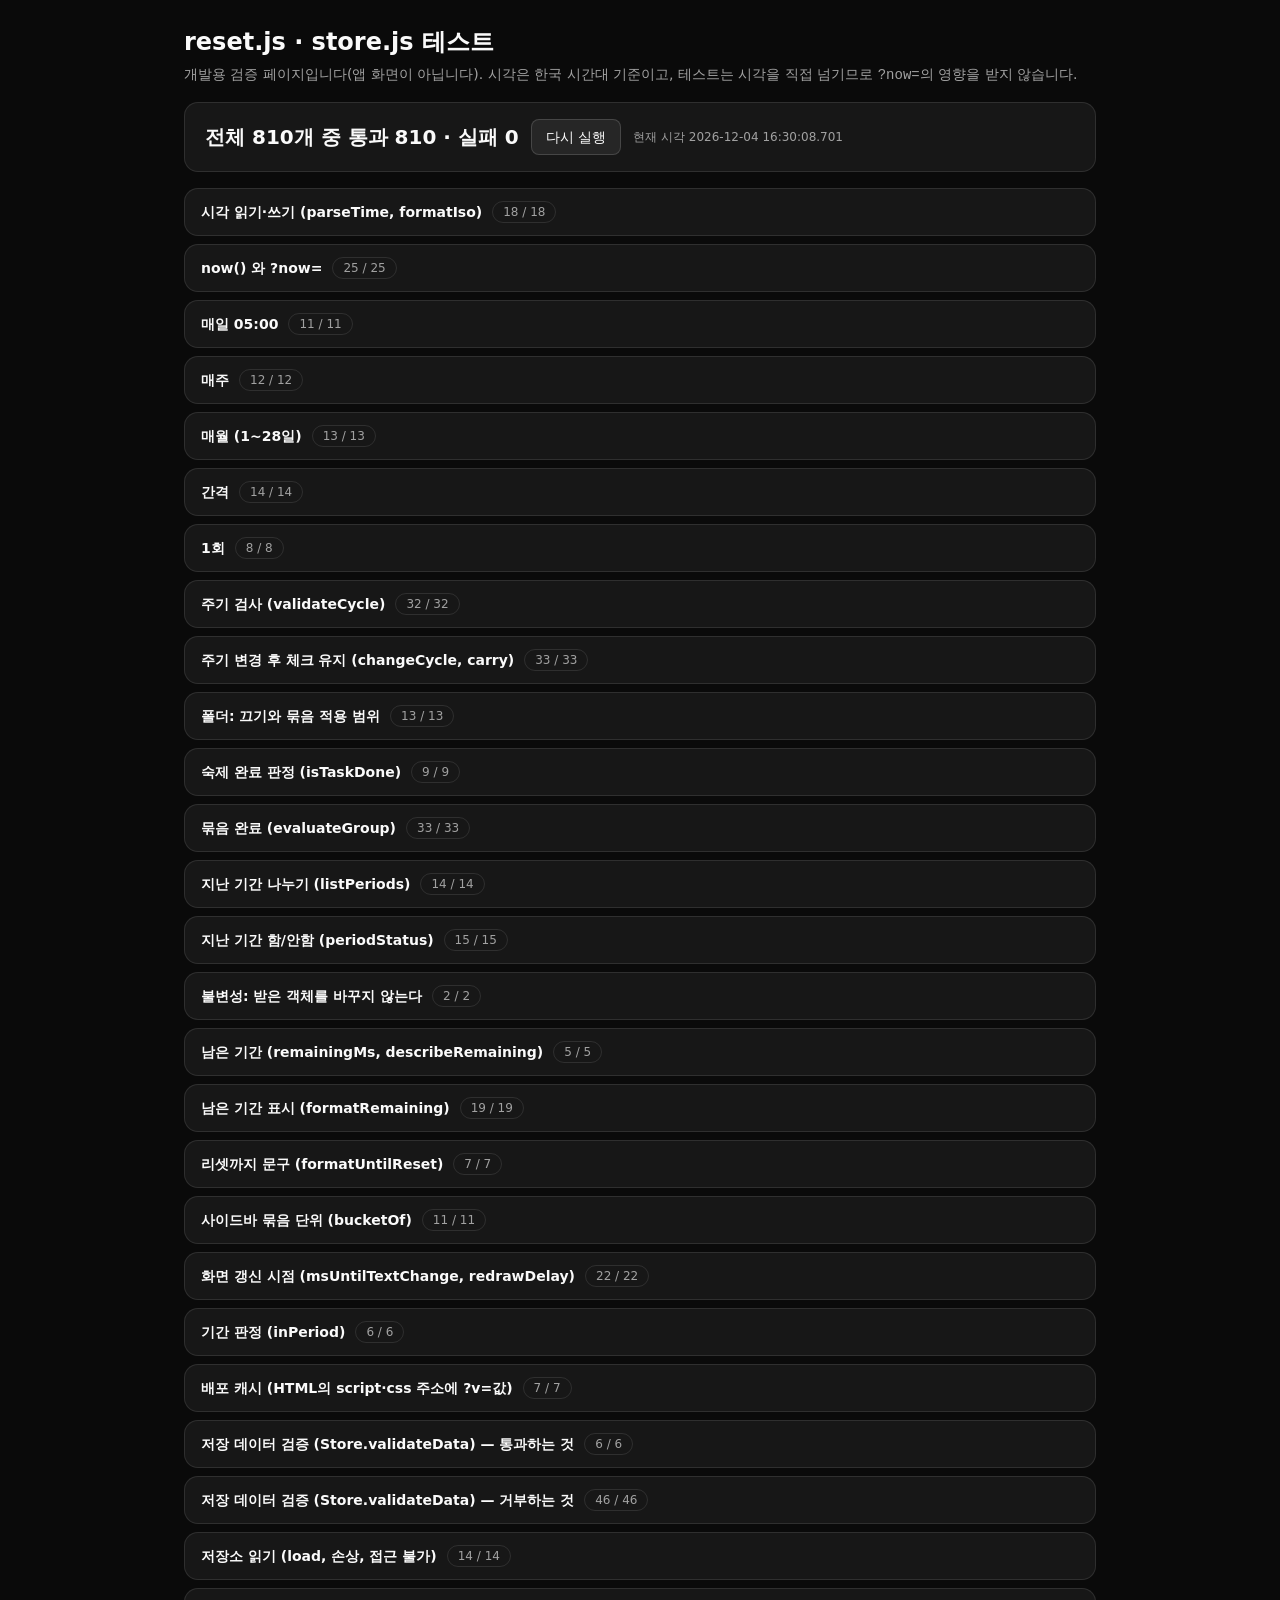
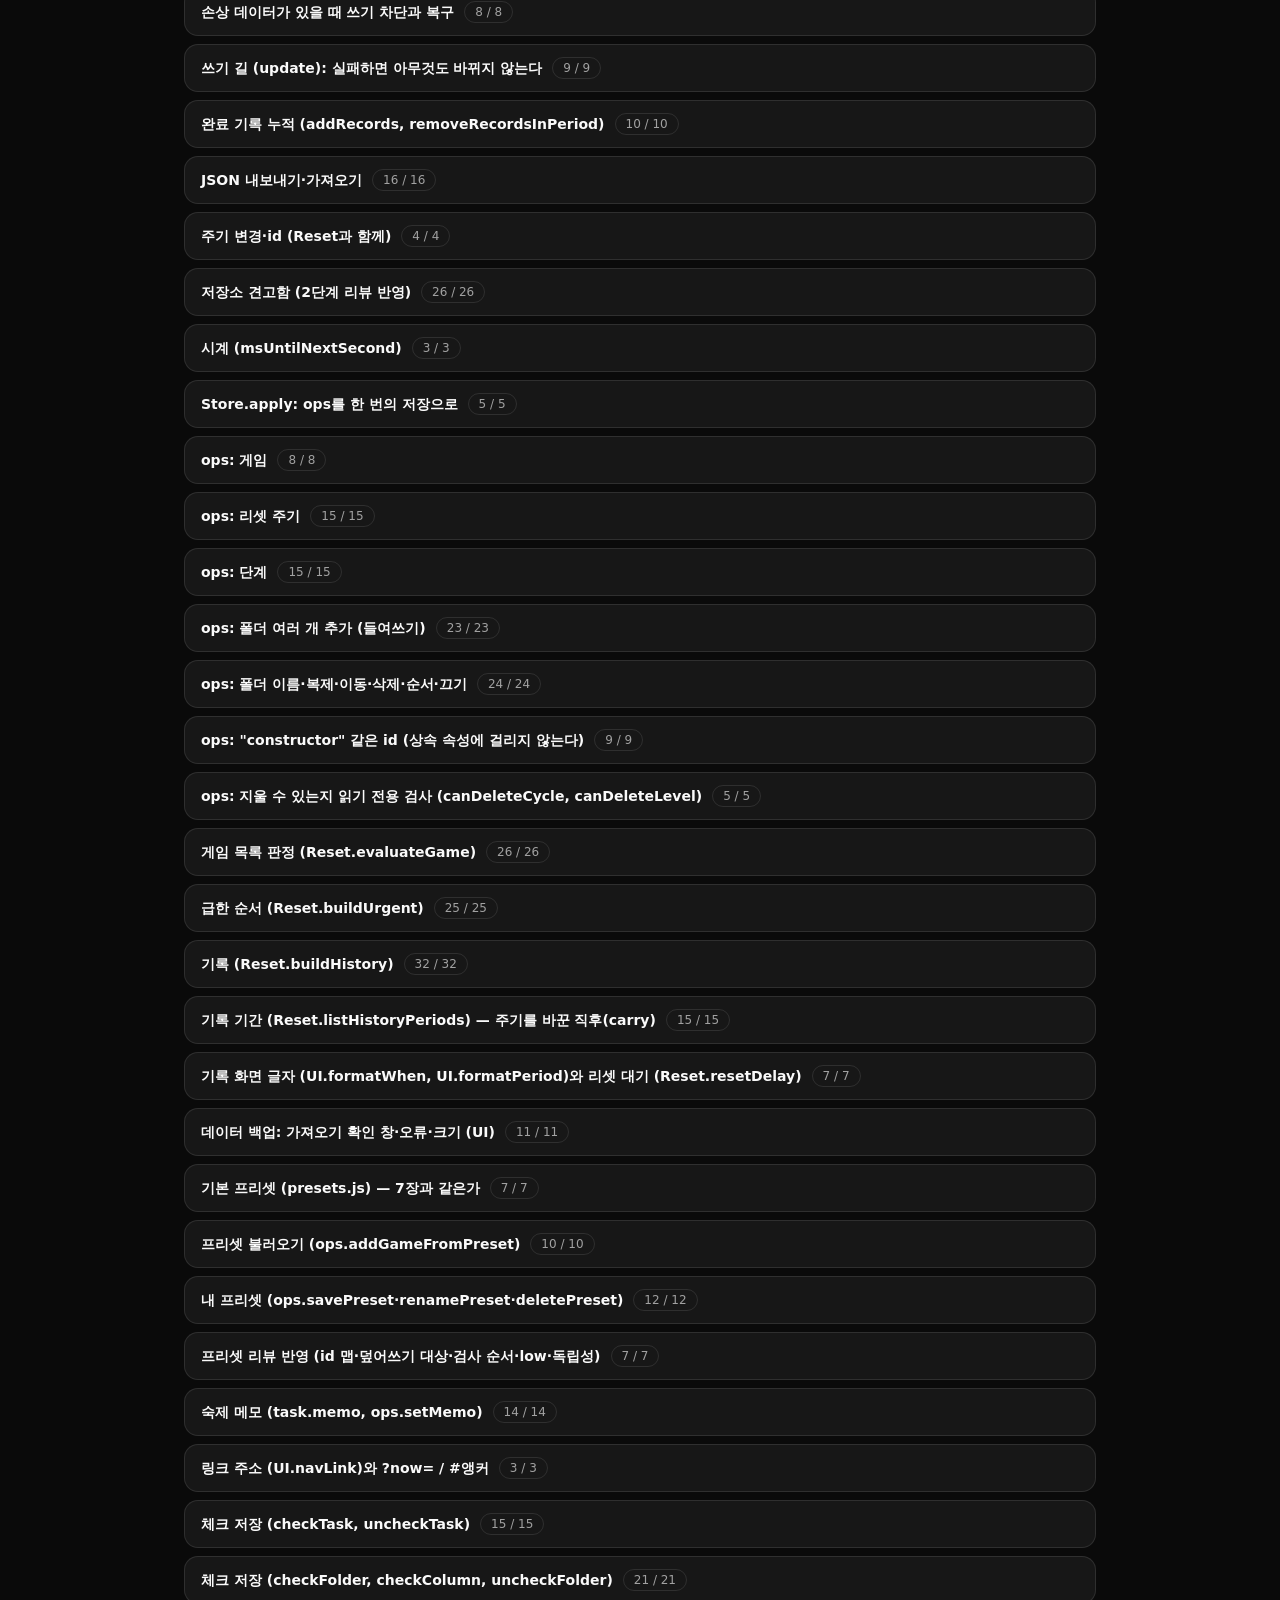
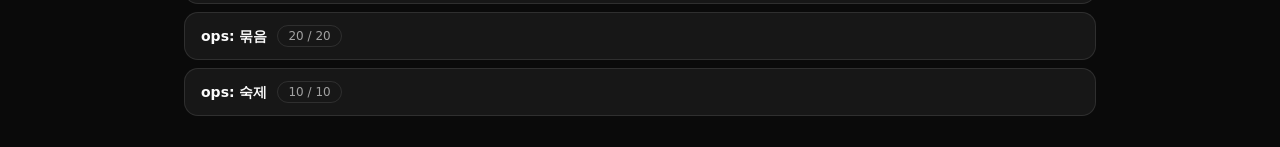
<file: docs/tests.html>
<!DOCTYPE html>
<html lang="ko">
<head>
  <meta charset="UTF-8">
  <meta name="viewport" content="width=device-width, initial-scale=1">
  <title>reset.js · store.js 테스트</title>
  <link rel="stylesheet" href="../css/style.css?v=20261012-21">
  <style>
    /* 개발용 검증 페이지. 앱 화면이 아니다. 색은 css/style.css의 변수만 쓴다. */
    .page { max-width: 960px; margin: 0 auto; padding: var(--page-padding); }
    h1 { margin: 0 0 4px; font-size: 24px; font-weight: 600; }
    .sub { margin: 0 0 16px; color: var(--muted-foreground); }
    .summary { display: flex; flex-wrap: wrap; align-items: center; gap: 12px; margin: 16px 0; padding: 16px 20px;
      background: var(--card); border: 1px solid var(--border); border-radius: var(--radius-card); }
    .summary .big { font-size: 20px; font-weight: 600; }
    .badge { display: inline-flex; align-items: center; height: 22px; padding: 0 10px; border: 1px solid var(--border);
      border-radius: 999px; font-size: var(--font-size-small); color: var(--muted-foreground); }
    .badge[hidden] { display: none; }
    .badge.fail { color: var(--destructive); border-color: var(--destructive); }
    .btn { height: var(--control-height); padding: 0 14px; border: 1px solid var(--input); border-radius: calc(var(--radius) - 2px);
      background: var(--secondary); color: var(--secondary-foreground); font: inherit; cursor: pointer; }
    .btn:hover { background: var(--accent); }
    .nowline { color: var(--muted-foreground); font-size: var(--font-size-small); }
    .fatal { padding: 16px 20px; border: 1px solid var(--destructive); border-radius: var(--radius-card); color: var(--destructive); }
    details.suite { margin: 8px 0; background: var(--card); border: 1px solid var(--border); border-radius: var(--radius-card); }
    details.suite > summary { display: flex; align-items: center; gap: 10px; padding: 12px 16px; cursor: pointer; list-style: none; }
    details.suite > summary::-webkit-details-marker { display: none; }
    details.suite > summary:focus-visible { outline: 2px solid var(--ring); outline-offset: -2px; border-radius: var(--radius-card); }
    .suite-name { font-weight: 600; }
    ul.cases { margin: 0; padding: 0 16px 12px; list-style: none; }
    ul.cases li { padding: 4px 0; }
    .mark { display: inline-block; width: 1.4em; }
    li.fail { color: var(--destructive); }
    li.fail pre { margin: 6px 0 4px 1.4em; padding: 8px 12px; background: var(--background); border: 1px solid var(--border);
      border-radius: var(--radius); color: var(--foreground); white-space: pre-wrap; word-break: break-all; font-size: 12.5px; }
    li.pass { color: var(--muted-foreground); }
    @media (max-width: 600px) { .page { padding: 16px; } }
  </style>
</head>
<body>
<main class="page">
  <h1>reset.js · store.js 테스트</h1>
  <p class="sub">개발용 검증 페이지입니다(앱 화면이 아닙니다). 시각은 한국 시간대 기준이고, 테스트는 시각을 직접 넘기므로 <code>?now=</code>의 영향을 받지 않습니다.</p>
  <div class="summary" id="summary" aria-live="polite">
    <span class="big" id="sum-text">실행 중…</span>
    <span class="badge" id="sum-fail" hidden></span>
    <button class="btn" id="rerun" type="button">다시 실행</button>
    <span class="nowline" id="nowline"></span>
  </div>
  <div id="out"></div>
</main>

<script src="../js/reset.js?v=20261012-21"></script>
<script src="../js/store.js?v=20261012-21"></script>
<script src="../js/ui.js?v=20261012-21"></script>
<script src="../js/presets.js?v=20261012-21"></script>
<script>
(function () {
  'use strict';
  var out = document.getElementById('out');
  var R = window.Reset;
  if (!R) {
    out.innerHTML = '<div class="fatal">reset.js를 불러오지 못했습니다. 경로(../js/reset.js)를 확인해 주세요.</div>';
    if (!window.Store) out.innerHTML += '<div class="fatal">store.js도 불러오지 못했습니다. 경로(../js/store.js)를 확인해 주세요.</div>';
    document.getElementById('sum-text').textContent = '실행하지 못했습니다';
    window.__testResult = { total: 0, passed: 0, failed: 1, failures: ['reset.js 로드 실패'] };
    return;
  }

  /* ---------- 작은 테스트 도구 ---------- */
  var suites = [];
  var cur = null;
  var htmlTexts = null; // 형제 HTML 파일의 글 (http로 열었을 때만 읽는다)
  var htmlLoad = 'skip'; // 'skip'(file://라 읽지 않음) | 'failed'(http인데 읽지 못함) | 'ok'
  var htmlError = null;
  var claudeText = null; // ../CLAUDE.md 본문 (기본 프리셋 7장 대조용)
  function suite(name, fn) { suites.push({ name: name, fn: fn }); }

  function fmtDate(d) {
    function p(n) { return String(n).length < 2 ? '0' + n : String(n); }
    return d.getFullYear() + '-' + p(d.getMonth() + 1) + '-' + p(d.getDate()) + ' ' + p(d.getHours()) + ':' + p(d.getMinutes()) +
      ':' + p(d.getSeconds()) + (d.getMilliseconds() ? '.' + d.getMilliseconds() : '');
  }
  function show(v) {
    if (v === undefined) return 'undefined';
    if (v === Infinity) return 'Infinity';
    try {
      return JSON.stringify(v, function (k, x) {
        var raw = this[k];
        if (raw instanceof Date) return fmtDate(raw);
        if (raw === Infinity) return 'Infinity';
        return x;
      }, 1);
    } catch (e) { return String(v); }
  }
  function same(a, b) {
    if (a instanceof Date || b instanceof Date) return a instanceof Date && b instanceof Date && a.getTime() === b.getTime();
    if (a === null || b === null || typeof a !== 'object' || typeof b !== 'object') return a === b || (a !== a && b !== b);
    if (Array.isArray(a) !== Array.isArray(b)) return false;
    var ka = Object.keys(a), kb = Object.keys(b);
    if (ka.length !== kb.length) return false;
    return ka.every(function (k) { return Object.prototype.hasOwnProperty.call(b, k) && same(a[k], b[k]); });
  }
  // expected에 적힌 키만 비교한다.
  function covers(a, b) {
    if (b instanceof Date || a instanceof Date) return same(a, b);
    if (b === null || typeof b !== 'object' || a === null || typeof a !== 'object') return a === b;
    if (Array.isArray(b)) return Array.isArray(a) && a.length === b.length && b.every(function (x, i) { return covers(a[i], x); });
    return Object.keys(b).every(function (k) { return covers(a[k], b[k]); });
  }
  function record(name, pass, actual, expected, err) {
    cur.cases.push({ name: name, pass: pass, actual: actual, expected: expected, err: err });
  }
  function run1(name, thunk, expected, cmp) {
    var actual, err = null;
    try { actual = thunk(); } catch (e) { err = e; }
    record(name, !err && cmp(actual, expected), actual, expected, err);
    cur.cases[cur.cases.length - 1].src = String(thunk); // 같은 입력·같은 기대값의 중복 테스트를 찾을 때 쓴다
  }
  function eq(name, thunk, expected) { run1(name, thunk, expected, same); }
  function has(name, thunk, expected) { run1(name, thunk, expected, covers); }
  function ok(name, thunk) { run1(name, thunk, true, same); }
  // 건너뛴 검사: 통과도 실패도 아니고 합계에도 넣지 않는다 (화면에 따로 표시한다)
  function skip(name, reason) { record(name + ' — 건너뜀: ' + reason, true); cur.cases[cur.cases.length - 1].skipped = true; }

  /* ---------- 자료 만들기 ---------- */
  function D(m, d, h, mi, s) { return new Date(2026, m - 1, d, h || 0, mi || 0, s || 0); }
  function Y(y, m, d, h, mi) { return new Date(y, m - 1, d, h || 0, mi || 0); }
  function M(d, h, m, s) { return (((d * 24 + h) * 60 + m) * 60 + (s || 0)) * 1000; }
  function rec(taskId, folderId, at) { return { taskId: taskId, folderId: folderId, doneAt: R.formatIso(at) }; }
  function grec(groupId, folderId, at) { return { groupId: groupId, folderId: folderId, doneAt: R.formatIso(at) }; }
  function lastNext(c, at) { return [R.lastReset(c, at), R.nextReset(c, at)]; }
  function task(id, groupId, created) { return { id: id, groupId: groupId, name: id, low: false, createdAt: created || '2026-10-01T00:00' }; }
  function deepFreeze(o) {
    if (o && typeof o === 'object' && !Object.isFrozen(o)) { Object.freeze(o); Object.keys(o).forEach(function (k) { deepFreeze(o[k]); }); }
    return o;
  }
  function clone(o) { return JSON.parse(JSON.stringify(o)); }

  var daily5 = { id: 'd5', type: 'daily', time: '05:00' };
  var weeklyThu6 = { id: 'wt6', type: 'weekly', day: 4, time: '06:00' };
  var weeklyMon5 = { id: 'wm5', type: 'weekly', day: 1, time: '05:00' };
  var monthly1 = { id: 'm1', type: 'monthly', date: 1, time: '00:00' };

  /* ---------- 시각 읽기·쓰기, now(), ?now= ---------- */
  suite('시각 읽기·쓰기 (parseTime, formatIso)', function () {
    eq('"2026-10-15T05:00"은 로컬 시각', function () { return R.parseTime('2026-10-15T05:00'); }, D(10, 15, 5, 0));
    eq('초와 밀리초를 읽는다', function () { return R.parseTime('2026-10-15T05:00:07.250'); }, new Date(2026, 9, 15, 5, 0, 7, 250));
    eq('Z가 붙은 시각은 그 순간으로 읽는다', function () { return R.parseTime('2026-10-14T20:00:00Z'); }, new Date(Date.UTC(2026, 9, 14, 20, 0, 0)));
    eq('+09:00이 붙은 시각은 그 순간으로 읽는다', function () { return R.parseTime('2026-10-15T05:00:00+09:00'); }, new Date(Date.UTC(2026, 9, 14, 20, 0, 0)));
    eq('없는 날짜(2월 30일)는 null', function () { return R.parseTime('2026-02-30T00:00'); }, null);
    eq('Z가 붙어도 없는 날짜(2월 30일)는 null', function () { return R.parseTime('2026-02-30T00:00:00Z'); }, null);
    eq('+09:00이 붙어도 없는 날짜(평년 2월 29일)는 null', function () { return R.parseTime('2027-02-29T00:00:00+09:00'); }, null);
    eq('Z가 붙은 25시와 13월은 null', function () { return [R.parseTime('2026-10-15T25:00:00Z'), R.parseTime('2026-13-01T00:00:00Z')]; }, [null, null]);
    eq('윤년 2월 29일은 읽는다 (로컬, Z)', function () { return [R.parseTime('2028-02-29T00:00'), R.parseTime('2028-02-29T00:00:00Z')].map(function (d) { return !!d; }); }, [true, true]);
    eq('13월은 null', function () { return R.parseTime('2026-13-01T00:00'); }, null);
    eq('25시는 null', function () { return R.parseTime('2026-10-15T25:00'); }, null);
    eq('초 60은 null (다음 분으로 넘어가지 않는다)', function () { return R.parseTime('2026-10-15T05:00:60'); }, null);
    eq('글자는 null', function () { return R.parseTime('abc'); }, null);
    eq('null은 null', function () { return R.parseTime(null); }, null);
    ok('Date를 주면 같은 시각의 다른 객체(복사본)를 돌려준다', function () { var src = D(10, 15, 5, 0); var out = R.parseTime(src); return out !== src && out.getTime() === src.getTime(); });
    eq('formatIso: 초까지', function () { return R.formatIso(D(10, 15, 5, 0)); }, '2026-10-15T05:00:00');
    eq('formatIso: 밀리초가 있으면 붙인다', function () { return R.formatIso(new Date(2026, 9, 15, 5, 0, 0, 250)); }, '2026-10-15T05:00:00.250');
    eq('formatIso → parseTime 왕복', function () { var d = new Date(2026, 9, 15, 5, 3, 7, 9); return R.parseTime(R.formatIso(d)); }, new Date(2026, 9, 15, 5, 3, 7, 9));
  });

  suite('now() 와 ?now=', function () {
    eq('?now= 읽기', function () { return R.parseNowParam('?now=2026-10-15T05:59'); }, D(10, 15, 5, 59));
    eq('초가 있어도 읽는다', function () { return R.parseNowParam('?now=2026-10-15T05:59:30'); }, D(10, 15, 5, 59, 30));
    eq('다른 값과 섞여도 읽는다', function () { return R.parseNowParam('?x=1&now=2026-10-15T05:59'); }, D(10, 15, 5, 59));
    eq('콜론이 %3A로 인코딩돼도 읽는다', function () { return R.parseNowParam('?now=2026-10-15T05%3A59'); }, D(10, 15, 5, 59));
    eq('now가 없으면 null', function () { return R.parseNowParam('?foo=1'); }, null);
    eq('빈 문자열은 null', function () { return R.parseNowParam(''); }, null);
    eq('글자는 null', function () { return R.parseNowParam('?now=abc'); }, null);
    eq('없는 날짜는 null', function () { return R.parseNowParam('?now=2026-02-30T00:00'); }, null);
    eq('날짜만 있으면 null', function () { return R.parseNowParam('?now=2026-10-15'); }, null);
    eq('Z가 붙은 값은 null (로컬 시각만 받는다)', function () { return R.parseNowParam('?now=2026-10-15T05:59:00Z'); }, null);
    eq('다른 값 안에 들어 있는 "?now="는 now가 아니다', function () { return R.parseNowParam('?other=?now=2026-10-15T05:59'); }, null);
    eq('now가 두 번이면 첫 값을 쓴다', function () { return R.parseNowParam('?now=2026-10-15T05:59&now=2026-10-16T05:59'); }, D(10, 15, 5, 59));
    var t0 = 1000000;
    var clock = R.makeClock(D(10, 15, 5, 59), t0);
    eq('시계: 시작 시각 그대로', function () { return clock(t0); }, D(10, 15, 5, 59));
    eq('시계: 90초 뒤는 06:00:30 (시간이 흐른다)', function () { return clock(t0 + 90000); }, D(10, 15, 6, 0, 30));
    eq('시계: 04:59:58에서 시작해 1초 뒤에는 리셋 전, 2초 뒤에는 리셋 후', function () {
      var c = R.makeClock(D(10, 15, 4, 59, 58), t0);
      return [R.lastReset(daily5, c(t0 + 1000)), R.lastReset(daily5, c(t0 + 2000))];
    }, [D(10, 14, 5, 0), D(10, 15, 5, 0)]);
    var src = R.makeNowSource('?now=2026-10-15T05:59:50', t0);
    has('원천: ?now=가 있으면 테스트 모드, 시작 시각과 오류 없음', function () { return { isTest: src.isTest, startedAt: src.startedAt, error: src.error }; }, { isTest: true, startedAt: D(10, 15, 5, 59, 50), error: null });
    eq('원천: 시작 시각에서 시작한다', function () { return src.at(t0); }, D(10, 15, 5, 59, 50));
    eq('원천: 12초 뒤 06:00:02 (시간이 흐르고 리셋 시각을 지난다)', function () { return src.at(t0 + 12000); }, D(10, 15, 6, 0, 2));
    eq('원천: 12초 뒤 매주 목 06:00의 최근 리셋이 10/08에서 10/15로 바뀐다', function () { return [R.lastReset(weeklyThu6, src.at(t0)), R.lastReset(weeklyThu6, src.at(t0 + 12000))]; }, [D(10, 8, 6, 0), D(10, 15, 6, 0)]);
    eq('원천: query는 그 순간의 가상 시각', function () { return [src.query(t0), src.query(t0 + 12000)]; }, ['?now=2026-10-15T05:59:50', '?now=2026-10-15T06:00:02']);
    eq('원천: query를 다시 읽으면 같은 시각', function () { return R.parseNowParam(src.query(t0 + 12000)); }, D(10, 15, 6, 0, 2));
    has('원천: ?now=가 없으면 실제 시각 그대로, 테스트 아님', function () { var s = R.makeNowSource('', t0); return { isTest: s.isTest, startedAt: s.startedAt, error: s.error, at: s.at(t0 + 5000).getTime(), query: s.query(t0) }; }, { isTest: false, startedAt: null, error: null, at: t0 + 5000, query: '' });
    has('원천: 잘못된 ?now=는 실제 시각을 쓰고 오류 문구를 담는다', function () { var s = R.makeNowSource('?now=abc', t0); return { isTest: s.isTest, at: s.at(t0).getTime(), hasError: typeof s.error === 'string' && s.error.length > 0 }; }, { isTest: false, at: t0, hasError: true });
    has('원천: 다른 값 안의 "?now="는 테스트 모드가 아니다', function () { var s = R.makeNowSource('?other=?now=2026-10-15T05:59', t0); return { isTest: s.isTest, error: s.error }; }, { isTest: false, error: null });
    ok('now()와 nowInfo()는 Date를 돌려주고 nowInfo에 isTest, startedAt, error가 있다', function () {
      var info = R.nowInfo();
      return R.now() instanceof Date && info.date instanceof Date && 'isTest' in info && 'startedAt' in info && 'error' in info;
    });
  });

  /* ---------- 리셋 주기 5종 ---------- */
  suite('매일 05:00', function () {
    eq('10/15 04:59 → 최근 10/14 05:00, 다음 10/15 05:00', function () { return lastNext(daily5, D(10, 15, 4, 59)); }, [D(10, 14, 5, 0), D(10, 15, 5, 0)]);
    eq('10/15 05:00 정각은 새 기간', function () { return lastNext(daily5, D(10, 15, 5, 0)); }, [D(10, 15, 5, 0), D(10, 16, 5, 0)]);
    eq('10/15 05:01', function () { return R.lastReset(daily5, D(10, 15, 5, 1)); }, D(10, 15, 5, 0));
    eq('04:59:59.999도 아직 이전 기간', function () { return R.lastReset(daily5, new Date(2026, 9, 15, 4, 59, 59, 999)); }, D(10, 14, 5, 0));
    eq('23:59 → 다음 10/16 05:00', function () { return lastNext(daily5, D(10, 15, 23, 59)); }, [D(10, 15, 5, 0), D(10, 16, 5, 0)]);
    eq('다음날 00:00 → 최근 10/15 05:00', function () { return R.lastReset(daily5, D(10, 16, 0, 0)); }, D(10, 15, 5, 0));
    eq('달 경계: 11/01 04:59 → [10/31 05:00, 11/01 05:00]', function () { return lastNext(daily5, D(11, 1, 4, 59)); }, [D(10, 31, 5, 0), D(11, 1, 5, 0)]);
    eq('해 경계: 2026-12-31 23:59 → 다음 2027-01-01 05:00', function () { return R.nextReset(daily5, Y(2026, 12, 31, 23, 59)); }, Y(2027, 1, 1, 5, 0));
    eq('7장 메이플 일일 00:00: 10/14 23:59 → [10/14 00:00, 10/15 00:00]', function () { return lastNext({ type: 'daily', time: '00:00' }, D(10, 14, 23, 59)); }, [D(10, 14, 0, 0), D(10, 15, 0, 0)]);
    eq('7장 메이플 일일 00:00: 10/15 00:00 정각', function () { return R.lastReset({ type: 'daily', time: '00:00' }, D(10, 15, 0, 0)); }, D(10, 15, 0, 0));
    eq('7장 로스트아크·작혼 일일 06:00: 05:59 / 06:00', function () { var c = { type: 'daily', time: '06:00' }; return [R.lastReset(c, D(10, 15, 5, 59)), R.lastReset(c, D(10, 15, 6, 0))]; }, [D(10, 14, 6, 0), D(10, 15, 6, 0)]);
  });

  suite('매주', function () {
    eq('목 06:00: 10/14(수) 23:59 → [10/08 06:00, 10/15 06:00]', function () { return lastNext(weeklyThu6, D(10, 14, 23, 59)); }, [D(10, 8, 6, 0), D(10, 15, 6, 0)]);
    eq('목 06:00: 10/15(목) 05:59는 아직 이전 기간', function () { return lastNext(weeklyThu6, D(10, 15, 5, 59)); }, [D(10, 8, 6, 0), D(10, 15, 6, 0)]);
    eq('목 06:00: 10/15 06:00 정각', function () { return lastNext(weeklyThu6, D(10, 15, 6, 0)); }, [D(10, 15, 6, 0), D(10, 22, 6, 0)]);
    eq('목 06:00: 10/15 06:01', function () { return R.lastReset(weeklyThu6, D(10, 15, 6, 1)); }, D(10, 15, 6, 0));
    eq('목 06:00: 10/16(금)', function () { return R.lastReset(weeklyThu6, D(10, 16, 12, 0)); }, D(10, 15, 6, 0));
    eq('수 06:00 (로스트아크): 10/14 05:59 → 최근 10/07', function () { return R.lastReset({ type: 'weekly', day: 3, time: '06:00' }, D(10, 14, 5, 59)); }, D(10, 7, 6, 0));
    eq('수 06:00 (로스트아크): 10/14 06:00 정각 → 최근 10/14', function () { return R.lastReset({ type: 'weekly', day: 3, time: '06:00' }, D(10, 14, 6, 0)); }, D(10, 14, 6, 0));
    eq('일(0) 00:00: 10/10(토) 23:59 → 최근 10/04', function () { return R.lastReset({ type: 'weekly', day: 0, time: '00:00' }, D(10, 10, 23, 59)); }, D(10, 4, 0, 0));
    eq('일(0) 00:00: 10/11(일) 00:00 → 최근 10/11', function () { return R.lastReset({ type: 'weekly', day: 0, time: '00:00' }, D(10, 11, 0, 0)); }, D(10, 11, 0, 0));
    eq('7장 메이플 목 00:00: 11/02(월) 00:00 → 최근 10/29 (달 경계)', function () { return R.lastReset({ type: 'weekly', day: 4, time: '00:00' }, D(11, 2, 0, 0)); }, D(10, 29, 0, 0));
    eq('7장 메이플 목 00:00: 10/14 23:59 / 10/15 00:00', function () { var c = { type: 'weekly', day: 4, time: '00:00' }; return [R.lastReset(c, D(10, 14, 23, 59)), R.lastReset(c, D(10, 15, 0, 0))]; }, [D(10, 8, 0, 0), D(10, 15, 0, 0)]);
    eq('월 05:00: 10/12(월) 12:00 → [10/12 05:00, 10/19 05:00]', function () { return lastNext(weeklyMon5, D(10, 12, 12, 0)); }, [D(10, 12, 5, 0), D(10, 19, 5, 0)]);
  });

  suite('매월 (1~28일)', function () {
    eq('매월 1일 00:00: 10/31 23:59 → [10/01, 11/01]', function () { return lastNext(monthly1, D(10, 31, 23, 59)); }, [D(10, 1, 0, 0), D(11, 1, 0, 0)]);
    eq('매월 1일 00:00: 11/01 00:00 정각', function () { return lastNext(monthly1, D(11, 1, 0, 0)); }, [D(11, 1, 0, 0), D(12, 1, 0, 0)]);
    eq('매월 1일 00:00: 11/01 00:01', function () { return R.lastReset(monthly1, D(11, 1, 0, 1)); }, D(11, 1, 0, 0));
    eq('30일 달: 9/30 23:59 → 다음 10/01', function () { return R.nextReset(monthly1, D(9, 30, 23, 59)); }, D(10, 1, 0, 0));
    eq('31일 달: 10/31 23:59 → 다음 11/01', function () { return R.nextReset(monthly1, D(10, 31, 23, 59)); }, D(11, 1, 0, 0));
    eq('해 경계: 2026-12-31 23:59 → 다음 2027-01-01', function () { return R.nextReset(monthly1, Y(2026, 12, 31, 23, 59)); }, Y(2027, 1, 1, 0, 0));
    eq('해 경계: 2027-01-01 00:00 → 최근 2027-01-01', function () { return R.lastReset(monthly1, Y(2027, 1, 1, 0, 0)); }, Y(2027, 1, 1, 0, 0));
    eq('1월 15일(2026-01-15) → 최근 01/01', function () { return R.lastReset(monthly1, Y(2026, 1, 15, 12, 0)); }, Y(2026, 1, 1, 0, 0));
    eq('평년 2월: 2027-02-28 23:59 → 다음 03/01', function () { return R.nextReset(monthly1, Y(2027, 2, 28, 23, 59)); }, Y(2027, 3, 1, 0, 0));
    eq('윤년 2월: 2028-02-29 12:00 → [02/01, 03/01]', function () { return lastNext(monthly1, Y(2028, 2, 29, 12, 0)); }, [Y(2028, 2, 1, 0, 0), Y(2028, 3, 1, 0, 0)]);
    var m28 = { type: 'monthly', date: 28, time: '00:00' };
    eq('매월 28일: 2027-02-27 → [01/28, 02/28]', function () { return lastNext(m28, Y(2027, 2, 27, 12, 0)); }, [Y(2027, 1, 28, 0, 0), Y(2027, 2, 28, 0, 0)]);
    eq('매월 28일: 2027-03-01 → 최근 02/28', function () { return R.lastReset(m28, Y(2027, 3, 1, 0, 0)); }, Y(2027, 2, 28, 0, 0));
    eq('매월 15일 06:30: 10/15 06:29 → 최근 09/15', function () { return R.lastReset({ type: 'monthly', date: 15, time: '06:30' }, D(10, 15, 6, 29)); }, D(9, 15, 6, 30));
  });

  suite('간격', function () {
    var every14 = { type: 'interval', anchor: '2026-10-01T05:00', every: { days: 14 } };
    eq('14일마다(기준 10/01 05:00): 10/15 04:59 → [10/01 05:00, 10/15 05:00]', function () { return lastNext(every14, D(10, 15, 4, 59)); }, [D(10, 1, 5, 0), D(10, 15, 5, 0)]);
    eq('14일마다: 10/15 05:00 정각', function () { return lastNext(every14, D(10, 15, 5, 0)); }, [D(10, 15, 5, 0), D(10, 29, 5, 0)]);
    eq('14일마다: 10/29 05:00', function () { return R.lastReset(every14, D(10, 29, 5, 0)); }, D(10, 29, 5, 0));
    eq('14일마다: 기준 시각 정각', function () { return R.lastReset(every14, D(10, 1, 5, 0)); }, D(10, 1, 5, 0));
    eq('기준 이전에도 거꾸로 이어진다: 9/30 12:00 → [09/17 05:00, 10/01 05:00]', function () { return lastNext(every14, D(9, 30, 12, 0)); }, [D(9, 17, 5, 0), D(10, 1, 5, 0)]);
    var every6h = { type: 'interval', anchor: '2026-10-12T05:30', every: { hours: 6 } };
    eq('6시간마다(기준 10/12 05:30): 11:29 → 최근 05:30', function () { return R.lastReset(every6h, D(10, 12, 11, 29)); }, D(10, 12, 5, 30));
    eq('6시간마다: 11:30 정각 → 최근 11:30', function () { return R.lastReset(every6h, D(10, 12, 11, 30)); }, D(10, 12, 11, 30));
    eq('6시간마다: 23:59 → [23:30, 10/13 05:30]', function () { return lastNext(every6h, D(10, 12, 23, 59)); }, [D(10, 12, 23, 30), D(10, 13, 5, 30)]);
    eq('6시간마다: 기준 이전 05:29 → [10/11 23:30, 10/12 05:30]', function () { return lastNext(every6h, D(10, 12, 5, 29)); }, [D(10, 11, 23, 30), D(10, 12, 5, 30)]);
    var every45m = { type: 'interval', anchor: '2026-10-12T05:30', every: { minutes: 45 } };
    eq('45분마다: 06:14 → [05:30, 06:15]', function () { return lastNext(every45m, D(10, 12, 6, 14)); }, [D(10, 12, 5, 30), D(10, 12, 6, 15)]);
    eq('45분마다: 06:15 정각 → 최근 06:15', function () { return R.lastReset(every45m, D(10, 12, 6, 15)); }, D(10, 12, 6, 15));
    var every36 = { type: 'interval', anchor: '2026-10-01T05:00', every: { days: 1, hours: 12, minutes: 30 } };
    eq('1일 12시간 30분마다: 10/02 17:29 → 최근 10/01 05:00', function () { return R.lastReset(every36, D(10, 2, 17, 29)); }, D(10, 1, 5, 0));
    eq('1일 12시간 30분마다: 10/02 17:30 정각 → 최근 10/02 17:30', function () { return R.lastReset(every36, D(10, 2, 17, 30)); }, D(10, 2, 17, 30));
    eq('1일 12시간 30분마다: 다음 경계는 10/04 06:00', function () { return R.nextReset(every36, D(10, 2, 17, 30)); }, D(10, 4, 6, 0));
  });

  suite('1회', function () {
    var once = { type: 'once' };
    eq('lastReset은 null', function () { return R.lastReset(once, D(10, 15, 12, 0)); }, null);
    eq('nextReset은 null', function () { return R.nextReset(once, D(10, 15, 12, 0)); }, null);
    eq('currentPeriod는 둘 다 null', function () { return R.currentPeriod(once, D(10, 15, 12, 0)); }, { start: null, end: null });
    eq('remainingMs는 null', function () { return R.remainingMs(once, D(10, 15, 12, 0)); }, null);
    eq('기록이 없으면 미완료', function () { return R.isTaskDone({ cycle: once, taskId: 't', folderId: null, records: [], at: D(10, 15, 12, 0) }); }, false);
    eq('아주 오래전 기록도 완료', function () { return R.isTaskDone({ cycle: once, taskId: 't', folderId: null, records: [rec('t', null, D(1, 1, 0, 0))], at: D(10, 15, 12, 0) }); }, true);
    eq('listPeriods는 기간 하나, 잘리지 않음', function () { return R.listPeriods(once, '2026-09-01T00:00', D(10, 15, 12, 0)); }, { periods: [{ start: null, end: null, isCurrent: true }], truncated: false });
    eq('listPeriods: 숙제를 만든 시각이 지금보다 뒤이면 빈 배열', function () { return R.listPeriods(once, '2026-12-01T00:00', D(10, 15, 12, 0)); }, { periods: [], truncated: false });
  });

  suite('주기 검사 (validateCycle)', function () {
    var good = [daily5, weeklyThu6, monthly1, { type: 'interval', anchor: '2026-10-01T05:00', every: { days: 14 } },
      { type: 'interval', anchor: '2026-10-12T05:30', every: { minutes: 45 } }, { type: 'once' },
      { type: 'daily', time: '00:00' }, { type: 'daily', time: '06:00' }, { type: 'weekly', day: 0, time: '23:59' }, { type: 'monthly', date: 28, time: '00:00' },
      { type: 'once', carry: { since: '2026-10-15T05:00:00' } }, { type: 'interval', anchor: '2026-10-01T05:00', every: { days: 36500 } }];
    good.forEach(function (c, i) {
      ok('올바른 주기 ' + (i + 1) + ' (' + c.type + ')', function () { return R.validateCycle(c).ok === true; });
    });
    var bad = [
      ['객체가 아님', null], ['모르는 종류', { type: 'yearly' }], ['시각 25:00', { type: 'daily', time: '25:00' }],
      ['시각 5:0', { type: 'daily', time: '5:0' }], ['시각 없음', { type: 'daily' }], ['요일 7', { type: 'weekly', day: 7, time: '05:00' }],
      ['요일이 정수가 아님', { type: 'weekly', day: 1.5, time: '05:00' }], ['날짜 0', { type: 'monthly', date: 0, time: '00:00' }],
      ['날짜 29', { type: 'monthly', date: 29, time: '00:00' }], ['기준 시각 읽기 실패', { type: 'interval', anchor: 'abc', every: { days: 1 } }],
      ['간격이 전부 0', { type: 'interval', anchor: '2026-10-01T05:00', every: { days: 0, hours: 0, minutes: 0 } }],
      ['간격이 음수', { type: 'interval', anchor: '2026-10-01T05:00', every: { days: -1 } }],
      ['간격 없음', { type: 'interval', anchor: '2026-10-01T05:00' }],
      ['carry의 since가 until보다 늦음', { type: 'daily', time: '05:00', carry: { since: '2026-10-16T05:00', until: '2026-10-15T05:00' } }],
      ['반복 주기의 carry에 until이 없음', { type: 'daily', time: '05:00', carry: { since: '2026-10-15T05:00' } }],
      ['1회 주기의 carry에 until이 있음', { type: 'once', carry: { since: '2026-10-15T05:00', until: '2026-10-16T05:00' } }],
      ['1회 주기의 carry에 since가 없음', { type: 'once', carry: {} }],
      ['간격이 너무 큼 (1e308일)', { type: 'interval', anchor: '2026-10-01T05:00', every: { days: 1e308 } }],
      ['간격이 100년을 넘음', { type: 'interval', anchor: '2026-10-01T05:00', every: { days: 36501 } }],
      ['간격이 1분 미만 (분이 0.5)', { type: 'interval', anchor: '2026-10-01T05:00', every: { minutes: 0.5 } }]
    ];
    bad.forEach(function (b) {
      ok('잘못된 주기 거부: ' + b[0], function () { var r = R.validateCycle(b[1]); return r.ok === false && typeof r.error === 'string' && r.error.length > 0; });
    });
  });

  /* ---------- 주기를 바꿔도 체크 유지 (carry) ---------- */
  suite('주기 변경 후 체크 유지 (changeCycle, carry)', function () {
    function done(c, rs, at) { return R.isTaskDone({ cycle: c, taskId: 't', folderId: null, records: rs, at: at }); }
    var c1 = D(10, 15, 5, 30);
    var newLater = { id: 'd5', type: 'daily', time: '05:20' };
    var carried = R.changeCycle(daily5, newLater, c1);
    var rs = [rec('t', null, D(10, 15, 5, 10))];
    eq('carry 값: since=변경 직전의 최근 리셋, until=새 주기의 다음 리셋', function () { return carried.carry; }, { since: '2026-10-15T05:00:00', until: '2026-10-16T05:20:00' });
    eq('주기 시각 05:00 → 05:20, 05:30에 변경, 05:10 기록: 변경 직후 완료 유지', function () { return done(carried, rs, c1); }, true);
    eq('같은 경우 1시간 뒤(06:30)에도 완료 유지', function () { return done(carried, rs, D(10, 15, 6, 30)); }, true);
    eq('같은 경우 다음날 05:19까지 유지', function () { return done(carried, rs, D(10, 16, 5, 19)); }, true);
    eq('같은 경우 다음날 05:20(새 주기의 리셋)에는 미완료', function () { return done(carried, rs, D(10, 16, 5, 20)); }, false);
    eq('대조: carry가 없으면 같은 경우에 체크가 사라진다', function () { return done(newLater, rs, c1); }, false);
    eq('carry 만든 뒤에도 입력 주기 객체는 그대로', function () { return 'carry' in newLater; }, false);

    var earlier = { id: 'd4', type: 'daily', time: '04:00' };
    var c2 = D(10, 15, 4, 30);
    var carried2 = R.changeCycle(daily5, earlier, c2);
    var rs2 = [rec('t', null, D(10, 14, 10, 0))];
    eq('05:00 → 04:00, 04:30에 변경, 10/14 10:00 기록: 변경 직후 완료 유지', function () { return done(carried2, rs2, c2); }, true);
    eq('같은 경우 1시간 뒤(05:30)에도 완료 유지', function () { return done(carried2, rs2, D(10, 15, 5, 30)); }, true);
    eq('같은 경우 10/16 03:59까지 유지', function () { return done(carried2, rs2, D(10, 16, 3, 59)); }, true);
    eq('같은 경우 10/16 04:00에는 미완료', function () { return done(carried2, rs2, D(10, 16, 4, 0)); }, false);
    eq('대조: carry가 없으면 같은 경우에 체크가 사라진다', function () { return done(earlier, rs2, c2); }, false);
    // 부활 방지: 05:00 → 04:00을 10/15 05:30에 바꾸면, 새 주기만 보면 10/15 04:30 기록이 "이번 기간"이 된다.
    // 하지만 05:30 이전(old 기준 10/15 05:00 이전)의 기록이라 바꾸기 전에는 미완료였다. 되살아나면 안 된다.
    var c4 = D(10, 15, 5, 30);
    var revive = [rec('t', null, D(10, 15, 4, 30))];
    var carried4 = R.changeCycle(daily5, earlier, c4);
    eq('05:00 → 04:00, 05:30에 변경, 04:30 기록(변경 전 미완료): 변경 직후에도 미완료', function () { return done(carried4, revive, c4); }, false);
    eq('같은 경우 1시간 뒤(06:30)와 다음날 03:59까지 미완료', function () { return [done(carried4, revive, D(10, 15, 6, 30)), done(carried4, revive, D(10, 16, 3, 59))]; }, [false, false]);
    eq('대조: carry가 없으면 같은 경우에 되살아난다 (carry가 막고 있는 것)', function () { return done(earlier, revive, c4); }, true);
    eq('같은 경우 변경 뒤(05:40)에 새로 체크하면 완료', function () { return done(carried4, revive.concat([rec('t', null, D(10, 15, 5, 40))]), D(10, 15, 6, 0)); }, true);
    eq('체크가 없던 숙제는 변경 후에도 미완료', function () { return [done(carried2, [], c2), done(carried2, [], D(10, 15, 5, 30))]; }, [false, false]);
    eq('새 주기에서 변경 뒤에 한 체크는 정상으로 센다', function () { return done(carried2, [rec('t', null, D(10, 15, 4, 40))], D(10, 15, 12, 0)); }, true);

    var c3 = D(10, 14, 12, 0); // 수요일
    var wOld = { id: 'w', type: 'weekly', day: 4, time: '06:00' };
    var wNew = { id: 'w', type: 'weekly', day: 5, time: '06:00' };
    var wc = R.changeCycle(wOld, wNew, c3);
    var wrs = [rec('t', null, D(10, 10, 12, 0))]; // 지난 목요일(10/8) 06:00 이후에 한 체크
    eq('매주 목 06:00 → 금 06:00, 수요일에 변경: 지난 체크가 유지된다', function () { return [done(wc, wrs, c3), done(wc, wrs, D(10, 15, 7, 0)), done(wc, wrs, D(10, 16, 5, 59))]; }, [true, true, true]);
    eq('같은 경우 새 주기의 리셋(금 10/16 06:00)에 미완료', function () { return done(wc, wrs, D(10, 16, 6, 0)); }, false);

    var twice = R.changeCycle(carried, { id: 'd5', type: 'daily', time: '05:40' }, D(10, 15, 5, 35));
    eq('연속으로 두 번 바꿔도 첫 since가 이어진다', function () { return twice.carry.since; }, '2026-10-15T05:00:00');
    eq('연속으로 두 번 바꾼 뒤에도 05:10 체크 유지', function () { return done(twice, rs, D(10, 15, 5, 36)); }, true);

    var onceToDaily = R.changeCycle({ type: 'once' }, daily5, D(10, 15, 12, 0));
    eq('1회 → 매일: 이미 한 체크는 다음 리셋까지 유지', function () { return [done(onceToDaily, [rec('t', null, D(9, 1, 0, 0))], D(10, 15, 13, 0)), done(onceToDaily, [rec('t', null, D(9, 1, 0, 0))], D(10, 16, 5, 0))]; }, [true, false]);
    var toOnce = R.changeCycle(daily5, { id: 'o', type: 'once' }, D(10, 15, 12, 0));
    eq('매일 → 1회: until 없는 carry({ since })를 만든다 (since = 바꾸기 직전 기간의 시작)', function () { return toOnce.carry; }, { since: '2026-10-15T05:00:00' });
    eq('매일 → 1회(10/15 12:00에 변경): 지난 기간(10/14 10:00) 기록은 되살아나지 않는다', function () { return [done(toOnce, [rec('t', null, D(10, 14, 10, 0))], D(10, 15, 12, 0)), done(toOnce, [rec('t', null, D(10, 14, 10, 0))], D(10, 20, 12, 0))]; }, [false, false]);
    eq('매일 → 1회: 바꾸기 직전 기간(10/15 06:00)의 기록은 완료로 남고, 이후 리셋이 없어 계속 완료', function () { return [done(toOnce, [rec('t', null, D(10, 15, 6, 0))], D(10, 15, 12, 0)), done(toOnce, [rec('t', null, D(10, 15, 6, 0))], D(11, 30, 12, 0))]; }, [true, true]);
    eq('매일 → 1회: 바꾼 뒤에 새로 체크하면 완료', function () { return done(toOnce, [rec('t', null, D(10, 15, 13, 0))], D(10, 15, 14, 0)); }, true);
    eq('1회 주기의 carry는 until이 없고 nextReset은 null', function () { return ['until' in toOnce.carry, R.nextReset(toOnce, D(10, 15, 12, 0))]; }, [false, null]);
    eq('1회 → 1회: carry가 없는 1회는 그대로 carry를 만들지 않는다', function () { return 'carry' in R.changeCycle({ type: 'once' }, { type: 'once' }, D(10, 15, 12, 0)); }, false);
    eq('1회(carry 있음) → 매일: 이어서 since가 이어진다', function () { return R.changeCycle(toOnce, daily5, D(10, 16, 12, 0)).carry.since; }, '2026-10-15T05:00:00');
    ok('1회 carry가 붙은 주기도 validateCycle을 통과한다', function () { return R.validateCycle(toOnce).ok === true; });
    ok('carry가 붙은 주기도 validateCycle을 통과한다', function () { return R.validateCycle(carried).ok === true; });
    eq('nextReset은 carry의 영향을 받지 않는다', function () { return R.nextReset(carried, D(10, 15, 6, 0)); }, D(10, 16, 5, 20));
  });

  /* ---------- 폴더 ---------- */
  var F = [
    { id: 'a1', parentId: null, level: 1, name: '본계정', off: ['tD'] },
    { id: 'c1', parentId: 'a1', level: 2, name: '캐릭터1', off: [] },
    { id: 'c2', parentId: 'a1', level: 2, name: '캐릭터2', off: [] },
    { id: 'a2', parentId: null, level: 1, name: '부계정', off: [] },
    { id: 'c3', parentId: 'a2', level: 2, name: '캐릭터3', off: [] }
  ];

  suite('폴더: 끄기와 묶음 적용 범위', function () {
    eq('위 폴더(본계정)가 끈 숙제는 그 아래 캐릭터1도 끈 것', function () { return R.isOff(F, 'c1', 'tD'); }, true);
    eq('캐릭터2도 끈 것', function () { return R.isOff(F, 'c2', 'tD'); }, true);
    eq('다른 계정(부계정) 아래 캐릭터3은 끄지 않았다', function () { return R.isOff(F, 'c3', 'tD'); }, false);
    eq('끄지 않은 숙제', function () { return R.isOff(F, 'c1', 'tA'); }, false);
    eq('게임 공통(folderId가 null)은 어떤 항목도 끄지 않는다 (끈 숙제 tD, 안 끈 tA, 묶음 id g)', function () { return ['tD', 'tA', 'g'].map(function (id) { return R.isOff(F, null, id); }); }, [false, false, false]);
    eq('없는 폴더 id는 false', function () { return R.isOff(F, 'zzz', 'tD'); }, false);
    eq('아래 폴더가 끈 것은 위 폴더에 영향이 없다', function () { var f2 = clone(F); f2[1].off = ['tX']; return [R.isOff(f2, 'c1', 'tX'), R.isOff(f2, 'a1', 'tX'), R.isOff(f2, 'c2', 'tX')]; }, [true, false, false]);
    eq('폴더가 150단계로 깊어도 맨 위 폴더가 끈 항목을 찾는다', function () {
      var deep = [{ id: 'f0', parentId: null, level: 1, name: 'f0', off: ['tX'] }];
      for (var i = 1; i <= 150; i++) deep.push({ id: 'f' + i, parentId: 'f' + (i - 1), level: i + 1, name: 'f' + i, off: [] });
      return [R.isOff(deep, 'f150', 'tX'), R.isOff(deep, 'f150', 'tY')];
    }, [true, false]);
    eq('부모가 서로를 가리키는 순환이 있어도 멈춘다 (끈 것이 있으면 true, 없으면 false)', function () {
      var loop = [{ id: 'p', parentId: 'q', level: 1, name: 'p', off: [] }, { id: 'q', parentId: 'p', level: 1, name: 'q', off: ['tX'] }];
      return [R.isOff(loop, 'p', 'tX'), R.isOff(loop, 'p', 'tY')];
    }, [true, false]);
    eq('foldersForGroup: 범위 2(캐릭터)이면 그 단계 폴더 전부', function () { return R.foldersForGroup({ scope: 2 }, F).map(function (f) { return f.id; }); }, ['c1', 'c2', 'c3']);
    eq('foldersForGroup: 범위 1(계정)', function () { return R.foldersForGroup({ scope: 1 }, F).map(function (f) { return f.id; }); }, ['a1', 'a2']);
    eq('foldersForGroup: 게임 공통은 []', function () { return R.foldersForGroup({ scope: 'game' }, F); }, []);
    eq('새 폴더를 단계에 추가하면 그 묶음에 자동으로 들어온다', function () { var f2 = clone(F); f2.push({ id: 'c4', parentId: 'a2', level: 2, name: '캐릭터4', off: [] }); return R.foldersForGroup({ scope: 2 }, f2).length; }, 4);
  });

  /* ---------- 완료 판정, 묶음 ---------- */
  suite('숙제 완료 판정 (isTaskDone)', function () {
    function done(c, rs, at, folderId, taskId) { return R.isTaskDone({ cycle: c, taskId: taskId || 't', folderId: folderId === undefined ? null : folderId, records: rs, at: at }); }
    eq('매일 05:00, 기록 10/14 21:00: 10/15 04:59는 완료', function () { return done(daily5, [rec('t', null, D(10, 14, 21, 0))], D(10, 15, 4, 59)); }, true);
    eq('같은 기록: 10/15 05:00 정각은 미완료 (리셋)', function () { return done(daily5, [rec('t', null, D(10, 14, 21, 0))], D(10, 15, 5, 0)); }, false);
    eq('기록 시각이 리셋 시각과 같으면 완료', function () { return done(daily5, [rec('t', null, D(10, 15, 5, 0))], D(10, 15, 5, 0)); }, true);
    eq('며칠 건너뛰고 접속(기록 10/10 21:00, 10/15 12:00): 미완료', function () { return done(daily5, [rec('t', null, D(10, 10, 21, 0))], D(10, 15, 12, 0)); }, false);
    eq('그날 새 기록을 더하면 완료', function () { return done(daily5, [rec('t', null, D(10, 10, 21, 0)), rec('t', null, D(10, 15, 12, 0))], D(10, 15, 12, 30)); }, true);
    eq('주간 목 06:00: 수요일 기록은 목요일 06:00 이후 미완료', function () { return [done(weeklyThu6, [rec('t', null, D(10, 14, 22, 0))], D(10, 15, 5, 59)), done(weeklyThu6, [rec('t', null, D(10, 14, 22, 0))], D(10, 15, 6, 0))]; }, [true, false]);
    eq('다른 숙제의 기록은 세지 않는다', function () { return done(daily5, [rec('other', null, D(10, 15, 6, 0))], D(10, 15, 12, 0)); }, false);
    eq('폴더: 캐릭터1이 해도 캐릭터2는 미완료', function () { var rs = [rec('t', 'c1', D(10, 15, 6, 0))]; return [done(daily5, rs, D(10, 15, 12, 0), 'c1'), done(daily5, rs, D(10, 15, 12, 0), 'c2'), done(daily5, rs, D(10, 15, 12, 0), null)]; }, [true, false, false]);
    eq('게임 공통(null)과 undefined는 같은 것으로 본다', function () { var rs = [{ taskId: 't', doneAt: R.formatIso(D(10, 15, 6, 0)) }]; return done(daily5, rs, D(10, 15, 12, 0), null); }, true);
  });

  suite('묶음 완료 (evaluateGroup)', function () {
    var tasks3 = [task('tA', 'g'), task('tB', 'g'), task('tC', 'g')];
    var tasks5 = ['t1', 't2', 't3', 't4', 't5'].map(function (id) { return task(id, 'g'); });
    var at = D(10, 15, 12, 0);
    function ev(over) {
      return R.evaluateGroup(Object.assign({ group: { id: 'g', scope: 'game', required: null }, cycle: daily5, tasks: tasks3, folders: F,
        folderId: null, records: [], groupRecords: [], at: at }, over));
    }
    function states(e) { return e.tasks.map(function (t) { return t.state; }); }
    var today = D(10, 15, 6, 0);

    has('필요 개수 null, 숙제 3개, 2개 완료: 미완료 (need 3)', function () { return ev({ records: [rec('tA', null, today), rec('tB', null, today)] }); }, { done: false, doneCount: 2, need: 3, total: 3, empty: false });
    eq('같은 경우 상태: done, done, todo', function () { return states(ev({ records: [rec('tA', null, today), rec('tB', null, today)] })); }, ['done', 'done', 'todo']);
    has('3개 완료: 완료', function () { return ev({ records: [rec('tA', null, today), rec('tB', null, today), rec('tC', null, today)] }); }, { done: true, doneCount: 3, need: 3 });
    has('필요 개수 2, 숙제 5개, 1개 완료: 미완료 (하나 모자람)', function () { return ev({ group: { id: 'g', scope: 'game', required: 2 }, tasks: tasks5, records: [rec('t1', null, today)] }); }, { done: false, doneCount: 1, need: 2, total: 5 });
    has('필요 개수 2, 숙제 5개, 2개 완료: 완료 (딱 맞음)', function () { return ev({ group: { id: 'g', scope: 'game', required: 2 }, tasks: tasks5, records: [rec('t1', null, today), rec('t3', null, today)] }); }, { done: true, doneCount: 2, need: 2 });
    eq('완료되면 한 숙제는 done, 나머지는 skipped(회색)', function () { return states(ev({ group: { id: 'g', scope: 'game', required: 2 }, tasks: tasks5, records: [rec('t1', null, today), rec('t3', null, today)] })); }, ['done', 'skipped', 'done', 'skipped', 'skipped']);
    eq('필요 개수보다 더 해도 done으로 남고 doneCount는 실제 개수', function () { var e = ev({ group: { id: 'g', scope: 'game', required: 2 }, tasks: tasks5, records: [rec('t1', null, today), rec('t2', null, today), rec('t3', null, today)] }); return [e.done, e.doneCount, e.need]; }, [true, 3, 2]);
    has('오늘 1개 + 어제 1개: 오늘은 1개로 센다', function () { return ev({ group: { id: 'g', scope: 'game', required: 2 }, tasks: tasks5, records: [rec('t1', null, today), rec('t2', null, D(10, 14, 21, 0))] }); }, { done: false, doneCount: 1 });
    eq('doneAt이 상태에 담긴다', function () { return ev({ records: [rec('tA', null, today)] }).tasks[0].doneAt; }, today);

    var weeklyTasks = ['w1', 'w2', 'w3', 'w4'].map(function (id) { return task(id, 'g'); });
    var wGroup = { id: 'g', scope: 2, required: 3 };
    function wev(over) { return R.evaluateGroup(Object.assign({ group: wGroup, cycle: weeklyThu6, tasks: weeklyTasks, folders: F, folderId: 'c1', records: [], groupRecords: [], at: D(10, 16, 12, 0) }, over)); }
    has('묶음 완료 기록(필요 개수 3): 완료, 개별 기록 0개', function () { return wev({ groupRecords: [grec('g', 'c1', D(10, 15, 7, 0))] }); }, { done: true, byGroupRecord: true, doneCount: 0, need: 3 });
    eq('같은 경우 남은 숙제 4개는 모두 skipped', function () { return states(wev({ groupRecords: [grec('g', 'c1', D(10, 15, 7, 0))] })); }, ['skipped', 'skipped', 'skipped', 'skipped']);
    eq('캐릭터1의 묶음 기록은 캐릭터2에 영향이 없다', function () { return wev({ folderId: 'c2', groupRecords: [grec('g', 'c1', D(10, 15, 7, 0))] }).done; }, false);
    eq('다음 리셋(10/22 06:00)이 지나면 묶음 기록은 지난 기간이라 미완료', function () { return wev({ at: D(10, 22, 6, 0), groupRecords: [grec('g', 'c1', D(10, 15, 7, 0))] }).done; }, false);
    eq('리셋 직전(10/22 05:59)에는 묶음 기록이 유지된다', function () { return wev({ at: D(10, 22, 5, 59), groupRecords: [grec('g', 'c1', D(10, 15, 7, 0))] }).done; }, true);
    eq('다른 묶음의 묶음 기록은 세지 않는다', function () { return wev({ groupRecords: [grec('other', 'c1', D(10, 15, 7, 0))] }).done; }, false);

    var fourTasks = ['tA', 'tB', 'tC', 'tD'].map(function (id) { return task(id, 'g'); });
    var fGroup = { id: 'g', scope: 2, required: null };
    function fev(folderId, over) { return R.evaluateGroup(Object.assign({ group: fGroup, cycle: daily5, tasks: fourTasks, folders: F, folderId: folderId, records: [], groupRecords: [], at: at }, over)); }
    has('본계정이 끈 숙제(tD): 캐릭터1의 숙제 수에서 빠진다 (total 3)', function () { return fev('c1'); }, { total: 3, need: 3, empty: false });
    eq('끈 숙제는 state off', function () { return states(fev('c1')); }, ['todo', 'todo', 'todo', 'off']);
    has('캐릭터2도 total 3 (아래 폴더 전부에 적용)', function () { return fev('c2'); }, { total: 3 });
    has('부계정 아래 캐릭터3은 total 4', function () { return fev('c3'); }, { total: 4, need: 4 });
    eq('끈 숙제를 뺀 나머지 3개를 하면 캐릭터1 완료', function () { return fev('c1', { records: [rec('tA', 'c1', today), rec('tB', 'c1', today), rec('tC', 'c1', today)] }).done; }, true);
    eq('같은 기록이어도 캐릭터2는 미완료 (폴더마다 따로 센다)', function () { return fev('c2', { records: [rec('tA', 'c1', today), rec('tB', 'c1', today), rec('tC', 'c1', today)] }).done; }, false);
    eq('끈 숙제의 기록은 세지 않는다', function () { return fev('c1', { records: [rec('tD', 'c1', today)] }).doneCount; }, 0);
    eq('폴더마다 필요 개수를 따로 센다 (필요 2): 캐릭터1은 2개 완료, 캐릭터2는 1개', function () {
      var g = { id: 'g', scope: 2, required: 2 };
      var rs = [rec('tA', 'c1', today), rec('tB', 'c1', today), rec('tA', 'c2', today)];
      return [fev('c1', { group: g, records: rs }).done, fev('c2', { group: g, records: rs }).done];
    }, [true, false]);
    var offGroupFolders = clone(F); offGroupFolders[0].off = ['g'];
    has('폴더가 묶음 전체를 끄면 off:true, 판정 대상이 아니다', function () { return fev('c1', { folders: offGroupFolders }); }, { off: true, empty: true, done: false, total: 0 });
    eq('같은 설정에서 부계정 아래는 영향이 없다', function () { return fev('c3', { folders: offGroupFolders }).off; }, false);
    var twoOff = clone(F); twoOff[0].off = ['tC', 'tD'];
    has('필요 개수 3인데 활성 숙제가 2개면 need는 2', function () { return fev('c1', { group: { id: 'g', scope: 2, required: 3 }, folders: twoOff }); }, { total: 2, need: 2 });
    has('숙제가 없는 묶음은 empty (완료도 미완료도 아니다)', function () { return ev({ tasks: [] }); }, { empty: true, done: false, need: 0, total: 0 });
    has('숙제가 0개여도 묶음 완료 기록이 있으면 완료 (숙제 수와 상관없다)', function () { return ev({ tasks: [], groupRecords: [grec('g', null, today)] }); }, { done: true, byGroupRecord: true, empty: false, total: 0 });
    has('숙제를 전부 끈 폴더도 이번 기간의 묶음 완료 기록이 있으면 완료', function () { var f = clone(F); f[0].off = ['tA', 'tB', 'tC']; return ev({ folders: f, folderId: 'c1', group: { id: 'g', scope: 2, required: null }, groupRecords: [grec('g', 'c1', today)] }); }, { done: true, byGroupRecord: true, total: 0 });
    has('같은 경우 지난 기간의 묶음 완료 기록이면 empty', function () { var f = clone(F); f[0].off = ['tA', 'tB', 'tC']; return ev({ folders: f, folderId: 'c1', group: { id: 'g', scope: 2, required: null }, groupRecords: [grec('g', 'c1', D(10, 14, 21, 0))] }); }, { done: false, empty: true });
    has('숙제가 전부 꺼진 묶음도 empty', function () { var f = clone(F); f[0].off = ['tA', 'tB', 'tC']; return ev({ folders: f, folderId: 'c1' }); }, { empty: true, done: false });
    eq('필요 개수가 0이나 음수면 전부(3개) 해야 완료로 본다: 완료 기록 2개면 미완료, 3개면 완료', function () {
      var two = [rec('tA', null, today), rec('tB', null, today)], three = two.concat([rec('tC', null, today)]);
      return [0, -1].map(function (v) {
        var g = { id: 'g', scope: 'game', required: v };
        return [ev({ group: g }).need, ev({ group: g, records: two }).done, ev({ group: g, records: three }).done];
      });
    }, [[3, false, true], [3, false, true]]);
    eq('다른 묶음의 숙제는 섞이지 않는다', function () { return ev({ tasks: tasks3.concat([task('x', 'other')]) }).total; }, 3);
  });

  /* ---------- 지난 기간 ---------- */
  suite('지난 기간 나누기 (listPeriods)', function () {
    var at = D(10, 12, 12, 0);
    var res = R.listPeriods(weeklyMon5, '2026-09-30T00:00', at);
    var ps = res.periods;
    eq('매주 월 05:00, 숙제 생성 9/30: 기간 3개 (현재, 10/05~, 09/28~), 잘리지 않음', function () { return [ps.length, res.truncated]; }, [3, false]);
    eq('시작 시각(최신순)', function () { return ps.map(function (p) { return p.start; }); }, [D(10, 12, 5, 0), D(10, 5, 5, 0), D(9, 28, 5, 0)]);
    eq('끝 시각', function () { return ps.map(function (p) { return p.end; }); }, [D(10, 19, 5, 0), D(10, 12, 5, 0), D(10, 5, 5, 0)]);
    eq('현재 기간만 isCurrent', function () { return ps.map(function (p) { return p.isCurrent; }); }, [true, false, false]);
    eq('숙제를 만들기 전 기간(09/21~09/28)은 빠진다', function () { return ps.some(function (p) { return p.start.getTime() === D(9, 21, 5, 0).getTime(); }); }, false);
    eq('생성 시각이 기간 시작과 같으면(10/05 05:00) 그 기간부터', function () { return R.listPeriods(weeklyMon5, '2026-10-05T05:00', at).periods.length; }, 2);
    eq('생성 시각이 지금이면 현재 기간 하나', function () { return R.listPeriods(weeklyMon5, R.formatIso(at), at).periods.length; }, 1);
    eq('생성 시각이 지금보다 뒤이면 빈 배열 (?now=로 과거를 볼 때)', function () { return R.listPeriods(weeklyMon5, '2026-12-01T00:00', at); }, { periods: [], truncated: false });
    eq('생성 시각이 1분 뒤여도 빈 배열', function () { return R.listPeriods(daily5, '2026-10-12T12:01', at).periods; }, []);
    eq('매일 05:00, 생성 10/10 12:00, 지금 10/12 12:00: 3개', function () { return R.listPeriods(daily5, '2026-10-10T12:00', at).periods.length; }, 3);
    var minutely = { type: 'interval', anchor: '2026-10-01T00:00', every: { minutes: 1 } };
    has('분 단위 주기는 1000개로 끊고 잘렸다고 알린다', function () { var r = R.listPeriods(minutely, '2026-10-01T00:00', at); return { n: r.periods.length, truncated: r.truncated }; }, { n: 1000, truncated: true });
    has('딱 1000개로 끝나면 잘린 게 아니다 (999분 전 생성)', function () { var r = R.listPeriods(minutely, R.formatIso(new Date(at.getTime() - 999 * 60000)), at); return { n: r.periods.length, truncated: r.truncated }; }, { n: 1000, truncated: false });
    has('1001개가 필요하면 잘렸다고 알린다 (1000분 전 생성)', function () { var r = R.listPeriods(minutely, R.formatIso(new Date(at.getTime() - 1000 * 60000)), at); return { n: r.periods.length, truncated: r.truncated }; }, { n: 1000, truncated: true });
    eq('주기 경계는 carry의 영향을 받지 않는다', function () { return R.listPeriods(R.changeCycle(weeklyMon5, { id: 'x', type: 'weekly', day: 1, time: '06:00' }, at), '2026-10-05T05:00', at).periods.map(function (p) { return p.start; })[0]; }, D(10, 12, 6, 0));
  });

  suite('지난 기간 함/안함 (periodStatus)', function () {
    var P = { start: D(10, 5, 5, 0), end: D(10, 12, 5, 0) };
    var tasks = [task('T1', 'g', '2026-09-30T00:00'), task('T2', 'g', '2026-09-30T00:00'), task('T3', 'g', '2026-09-30T00:00')];
    var group = { id: 'g', scope: 'game', required: 2 };
    function st(taskId, over) {
      var t = tasks.filter(function (x) { return x.id === taskId; })[0];
      return R.periodStatus(Object.assign({ group: group, task: t, tasks: tasks, folders: F, folderId: null, records: [], groupRecords: [], period: P }, over));
    }
    has('기록 10/07 21:13이면 함 (그 시각이 담긴다)', function () { return st('T1', { records: [rec('T1', null, D(10, 7, 21, 13))] }); }, { status: 'done', doneAt: D(10, 7, 21, 13) });
    has('기록이 없으면 안함', function () { return st('T1'); }, { status: 'missed', doneAt: null });
    has('필요 2개 중 1개만 하면 나머지는 놓친 것(안함)', function () { return st('T2', { records: [rec('T1', null, D(10, 6, 12, 0))] }); }, { status: 'missed' });
    has('필요 2개를 채웠으면 안 한 숙제는 안함 (묶음 달성)', function () { return st('T3', { records: [rec('T1', null, D(10, 6, 12, 0)), rec('T2', null, D(10, 8, 12, 0))] }); }, { status: 'missed-group-met' });
    has('기간 끝 직전(10/12 04:59) 기록은 이 기간', function () { return st('T1', { records: [rec('T1', null, D(10, 12, 4, 59))] }); }, { status: 'done' });
    has('기간 끝 정각(10/12 05:00) 기록은 다음 기간이라 이 기간은 안함', function () { return st('T1', { records: [rec('T1', null, D(10, 12, 5, 0))] }); }, { status: 'missed' });
    has('기간 시작 정각(10/05 05:00) 기록은 이 기간', function () { return st('T1', { records: [rec('T1', null, D(10, 5, 5, 0))] }); }, { status: 'done' });
    has('묶음을 통째로 체크했으면 묶음 체크로 완료', function () { return st('T2', { groupRecords: [grec('g', null, D(10, 9, 12, 0))] }); }, { status: 'group-checked' });
    has('묶음 체크가 있어도 개별로 한 숙제는 함', function () { return st('T1', { records: [rec('T1', null, D(10, 6, 12, 0))], groupRecords: [grec('g', null, D(10, 9, 12, 0))] }); }, { status: 'done' });
    has('기간 끝 이후에 만든 숙제는 none', function () { var late = [task('T9', 'g', '2026-10-13T00:00')]; return R.periodStatus({ group: group, task: late[0], tasks: late, folders: F, folderId: null, records: [], groupRecords: [], period: P }); }, { status: 'none' });
    has('폴더가 묶음 자체를 끄면 off ("아직 없던 숙제"인 none이 아니다)', function () { var f = clone(F); f[0].off = ['g']; var gp = { id: 'g', scope: 2, required: null }; var t = [task('tA', 'g', '2026-09-30T00:00')]; return R.periodStatus({ group: gp, task: t[0], tasks: t, folders: f, folderId: 'c1', records: [], groupRecords: [], period: P }); }, { status: 'off' });
    has('폴더가 끈 숙제는 off', function () { var gp = { id: 'g', scope: 2, required: null }; var t = [task('tD', 'g', '2026-09-30T00:00')]; return R.periodStatus({ group: gp, task: t[0], tasks: t, folders: F, folderId: 'c1', records: [], groupRecords: [], period: P }); }, { status: 'off' });
    has('폴더마다 따로: 캐릭터1이 했어도 캐릭터2는 안함', function () { var gp = { id: 'g', scope: 2, required: null }; var t = [task('tA', 'g', '2026-09-30T00:00')]; var rs = [rec('tA', 'c1', D(10, 6, 12, 0))]; return R.periodStatus({ group: gp, task: t[0], tasks: t, folders: F, folderId: 'c2', records: rs, groupRecords: [], period: P }); }, { status: 'missed' });
    has('그 기간 이전에 만든 숙제만 필요 개수에 센다 (T3을 10/13에 만들었으면 총 2개)', function () {
      var ts = [task('T1', 'g', '2026-09-30T00:00'), task('T2', 'g', '2026-09-30T00:00'), task('T3', 'g', '2026-10-13T00:00')];
      var gp = { id: 'g', scope: 'game', required: null };
      return R.evaluateGroup({ group: gp, tasks: ts, folders: F, folderId: null, records: [rec('T1', null, D(10, 6, 12, 0)), rec('T2', null, D(10, 7, 12, 0))], groupRecords: [], period: P });
    }, { total: 2, need: 2, done: true });
    has('1회 주기 묶음: 지난 기간이 없으니 기록 하나면 완료', function () { return R.evaluateGroup({ group: { id: 'g', scope: 'game', required: null }, cycle: { type: 'once' }, tasks: [task('T1', 'g')], folders: F, folderId: null, records: [rec('T1', null, D(1, 1, 0, 0))], groupRecords: [], at: D(10, 15, 12, 0) }); }, { done: true });
  });

  suite('불변성: 받은 객체를 바꾸지 않는다', function () {
    var cyc = deepFreeze(clone(weeklyThu6));
    var folders = deepFreeze(clone(F));
    var tasks = deepFreeze([task('tA', 'g'), task('tB', 'g')]);
    var records = deepFreeze([rec('tA', 'c1', D(10, 15, 7, 0))]);
    var groupRecords = deepFreeze([grec('g', 'c1', D(10, 15, 7, 0))]);
    var group = deepFreeze({ id: 'g', scope: 2, required: 1 });
    var before = JSON.stringify([cyc, folders, tasks, records, groupRecords, group]);
    ok('evaluateGroup, periodStatus, listPeriods, changeCycle, isOff를 불러도 예외가 없고 내용이 그대로다', function () {
      R.evaluateGroup({ group: group, cycle: cyc, tasks: tasks, folders: folders, folderId: 'c1', records: records, groupRecords: groupRecords, at: D(10, 16, 12, 0) });
      R.periodStatus({ group: group, task: tasks[0], tasks: tasks, folders: folders, folderId: 'c1', records: records, groupRecords: groupRecords, period: R.currentPeriod(cyc, D(10, 16, 12, 0)) });
      R.listPeriods(cyc, '2026-09-30T00:00', D(10, 16, 12, 0));
      R.changeCycle(cyc, { id: 'x', type: 'daily', time: '05:00' }, D(10, 16, 12, 0));
      R.isOff(folders, 'c1', 'tD');
      R.isTaskDone({ cycle: cyc, taskId: 'tA', folderId: 'c1', records: records, at: D(10, 16, 12, 0) });
      return JSON.stringify([cyc, folders, tasks, records, groupRecords, group]) === before;
    });
    eq('리셋 시점을 지나가도(at을 옮겨도) 기록 개수가 줄지 않는다', function () {
      var lens = [D(10, 15, 12, 0), D(10, 22, 5, 59), D(10, 22, 6, 0), D(10, 29, 12, 0)].map(function (at) {
        R.isTaskDone({ cycle: cyc, taskId: 'tA', folderId: 'c1', records: records, at: at });
        return records.length;
      });
      return lens;
    }, [1, 1, 1, 1]);
  });

  /* ---------- 남은 기간 표시 ---------- */
  suite('남은 기간 (remainingMs, describeRemaining)', function () {
    eq('매일 05:00, 10/15 04:59 → 60000ms', function () { return R.remainingMs(daily5, D(10, 15, 4, 59)); }, 60000);
    eq('매일 05:00, 10/15 05:00 → 24시간', function () { return R.remainingMs(daily5, D(10, 15, 5, 0)); }, M(1, 0, 0, 0));
    has('describeRemaining: 04:59에는 "1분"', function () { return R.describeRemaining(daily5, D(10, 15, 4, 59)); }, { text: '1분', kind: 'minutes', untilText: '리셋까지 1분', changeInMs: 1 });
    has('describeRemaining: 04:59:18에는 "42초", 같은 초 묶음 S42', function () { return R.describeRemaining(daily5, D(10, 15, 4, 59, 18)); }, { text: '42초', kind: 'seconds', bucket: { key: 'S42', label: '42초' } });
    has('describeRemaining: 1회는 "기한 없음"이고 바뀌는 시점도 정렬 값도 Infinity', function () { return R.describeRemaining({ type: 'once' }, D(10, 15, 4, 59)); }, { ms: null, text: '기한 없음', untilText: '기한 없음', kind: 'none', changeInMs: Infinity, bucket: { key: 'none', sortMs: Infinity } });
  });

  suite('남은 기간 표시 (formatRemaining)', function () {
    function f(ms) { var r = R.formatRemaining(ms); return [r.kind, r.label, r.text]; }
    eq('48시간 1분 → D-2', function () { return f(M(2, 0, 1, 0)); }, ['dday', 'D-2', 'D-2 · 2일']);
    has('2일 20시간 → D-2 · 2일 20시간 (n, detail 포함)', function () { return R.formatRemaining(M(2, 20, 0, 0)); }, { kind: 'dday', n: 2, label: 'D-2', detail: '2일 20시간', text: 'D-2 · 2일 20시간' });
    eq('3일 5시간 → D-3', function () { return f(M(3, 5, 0, 0)); }, ['dday', 'D-3', 'D-3 · 3일 5시간']);
    eq('정확히 48시간 → D-2', function () { return f(M(2, 0, 0, 0)); }, ['dday', 'D-2', 'D-2 · 2일']);
    eq('47시간 59분 → 47시간 59분', function () { return f(M(1, 23, 59, 0)); }, ['hours', '47시간 59분', '47시간 59분']);
    eq('47시간 59분 59초도 47시간 59분 (초는 버린다)', function () { return f(M(1, 23, 59, 59)); }, ['hours', '47시간 59분', '47시간 59분']);
    eq('35시간 10분', function () { return f(M(1, 11, 10, 0)); }, ['hours', '35시간 10분', '35시간 10분']);
    eq('정확히 24시간 → 24시간', function () { return f(M(1, 0, 0, 0)); }, ['hours', '24시간', '24시간']);
    eq('5시간 12분', function () { return f(M(0, 5, 12, 0)); }, ['hours', '5시간 12분', '5시간 12분']);
    eq('1시간 → 1시간', function () { return f(M(0, 1, 0, 0)); }, ['hours', '1시간', '1시간']);
    eq('59분 59초 → 59분', function () { return f(M(0, 0, 59, 59)); }, ['minutes', '59분', '59분']);
    eq('59분 → 59분', function () { return f(M(0, 0, 59, 0)); }, ['minutes', '59분', '59분']);
    eq('42분', function () { return f(M(0, 0, 42, 0)); }, ['minutes', '42분', '42분']);
    eq('정확히 1분 → 1분', function () { return f(60000); }, ['minutes', '1분', '1분']);
    eq('59초 999 → 59초', function () { return f(59999); }, ['seconds', '59초', '59초']);
    eq('42초', function () { return f(42000); }, ['seconds', '42초', '42초']);
    eq('42.5초도 42초 (내림)', function () { return f(42500); }, ['seconds', '42초', '42초']);
    eq('1초 → 1초', function () { return f(1000); }, ['seconds', '1초', '1초']);
    eq('1초 미만 → 0초', function () { return f(999); }, ['seconds', '0초', '0초']);
  });

  suite('리셋까지 문구 (formatUntilReset)', function () {
    eq('3일 → 리셋까지 3일', function () { return R.formatUntilReset(M(3, 0, 0, 0)); }, '리셋까지 3일');
    eq('3일 23시간 → 리셋까지 3일', function () { return R.formatUntilReset(M(3, 23, 0, 0)); }, '리셋까지 3일');
    eq('2일 → 리셋까지 2일', function () { return R.formatUntilReset(M(2, 0, 0, 0)); }, '리셋까지 2일');
    eq('47시간 59분 → 리셋까지 47시간', function () { return R.formatUntilReset(M(1, 23, 59, 0)); }, '리셋까지 47시간');
    eq('20시간 → 리셋까지 20시간', function () { return R.formatUntilReset(M(0, 20, 0, 0)); }, '리셋까지 20시간');
    eq('30분 → 리셋까지 30분', function () { return R.formatUntilReset(M(0, 0, 30, 0)); }, '리셋까지 30분');
    eq('42초 → 리셋까지 42초', function () { return R.formatUntilReset(42000); }, '리셋까지 42초');
  });

  suite('사이드바 묶음 단위 (bucketOf)', function () {
    function k(ms) { return R.bucketOf(ms).key; }
    eq('5시간 59분과 5시간 1분은 같은 묶음 H5', function () { return [k(M(0, 5, 59, 0)), k(M(0, 5, 1, 0))]; }, ['H5', 'H5']);
    eq('5시간 정각과 4시간 59분은 다른 묶음', function () { return [k(M(0, 5, 0, 0)), k(M(0, 4, 59, 0))]; }, ['H5', 'H4']);
    eq('47시간 59분은 H47, 48시간은 D2', function () { return [k(M(1, 23, 59, 0)), k(M(2, 0, 0, 0))]; }, ['H47', 'D2']);
    eq('2일 23시간 59분도 D2, 3일은 D3', function () { return [k(M(2, 23, 59, 0)), k(M(3, 0, 0, 0))]; }, ['D2', 'D3']);
    eq('59분 50초와 59분 10초는 같은 M59', function () { return [k(M(0, 0, 59, 50)), k(M(0, 0, 59, 10))]; }, ['M59', 'M59']);
    eq('42분과 59분은 다른 묶음', function () { return [k(M(0, 0, 42, 0)), k(M(0, 0, 59, 0))]; }, ['M42', 'M59']);
    eq('1시간은 H1, 1분은 M1', function () { return [k(M(0, 1, 0, 0)), k(60000)]; }, ['H1', 'M1']);
    eq('1분 미만은 같은 초: 42.1초와 42.9초는 S42', function () { return [k(42100), k(42900), k(41900)]; }, ['S42', 'S42', 'S41']);
    eq('경계 ±1ms: 48시간 −1ms는 H47, 48시간은 D2 / 1시간 −1ms는 M59, 1시간은 H1 / 1분 −1ms는 S59, 1분은 M1', function () {
      return [k(M(2, 0, 0, 0) - 1), k(M(2, 0, 0, 0)), k(M(0, 1, 0, 0) - 1), k(M(0, 1, 0, 0)), k(59999), k(60000)];
    }, ['H47', 'D2', 'M59', 'H1', 'S59', 'M1']);
    eq('라벨: D-2 / 5시간 / 42분 / 42초', function () { return [R.bucketOf(M(2, 20, 0, 0)).label, R.bucketOf(M(0, 5, 12, 0)).label, R.bucketOf(M(0, 0, 42, 0)).label, R.bucketOf(42000).label]; }, ['D-2', '5시간', '42분', '42초']);
    eq('sortMs는 급할수록 작다 (정렬하면 42초 < 5분 < 5시간 < D-2)', function () {
      var list = [M(2, 20, 0, 0), M(0, 5, 12, 0), 42000, M(0, 0, 5, 0)];
      return list.slice().sort(function (a, b) { return R.bucketOf(a).sortMs - R.bucketOf(b).sortMs; }).map(function (ms) { return R.bucketOf(ms).label; });
    }, ['42초', '5분', '5시간', 'D-2']);
  });

  /* ---------- 화면 갱신 시점 ---------- */
  suite('화면 갱신 시점 (msUntilTextChange, redrawDelay)', function () {
    eq('59분 30초 남음 → 분이 바뀌는 30초 뒤(+1ms)', function () { return R.msUntilTextChange(M(0, 0, 59, 30)); }, 30001);
    eq('42초 500ms 남음 → 500ms 뒤 초가 바뀐다(+1ms)', function () { return R.msUntilTextChange(42500); }, 501);
    eq('정확히 42초 남음 → 1ms 뒤', function () { return R.msUntilTextChange(42000); }, 1);
    eq('61초 남음 → 1분이 59초로 바뀌는 1001ms 뒤', function () { return R.msUntilTextChange(61000); }, 1001);
    eq('정확히 1분 남음 → 1ms 뒤 (59초로 바뀜)', function () { return R.msUntilTextChange(60000); }, 1);
    eq('5시간 12분 30초 남음 → 30001ms', function () { return R.msUntilTextChange(M(0, 5, 12, 30)); }, 30001);
    eq('48시간 30분 남음(D-2 구간) → 시간 단위: 30분 + 1ms', function () { return R.msUntilTextChange(M(2, 0, 30, 0)); }, 1800001);
    eq('48시간 1ms 남음 → 2ms 뒤(47시간 59분 59초 999ms)에 47시간 59분으로 바뀐다', function () { return R.msUntilTextChange(M(2, 0, 0, 0) + 1); }, 2);
    eq('3일 5시간 10분 남음 → 10분 + 1ms', function () { return R.msUntilTextChange(M(3, 5, 10, 0)); }, 600001);
    eq('리셋까지 500ms 남음 → 리셋 시각(500ms)을 넘지 않는다', function () { return R.msUntilTextChange(500); }, 500);
    eq('리셋까지 0ms → 0', function () { return R.msUntilTextChange(0); }, 0);
    eq('1회(null) → Infinity', function () { return R.msUntilTextChange(null); }, Infinity);
    eq('실제로 그 시간만큼 지나면 글자가 바뀐다 (여러 값)', function () {
      return [M(0, 5, 12, 30), 42500, 61000, M(0, 0, 59, 30), M(2, 0, 30, 0), M(3, 5, 10, 0), 60000, M(2, 0, 0, 0) + 1].map(function (ms) {
        var before = R.formatRemaining(ms).text;
        var after = R.formatRemaining(ms - R.msUntilTextChange(ms)).text;
        var justBefore = R.formatRemaining(ms - R.msUntilTextChange(ms) + 1).text;
        return before !== after || R.msUntilTextChange(ms) === ms ? (justBefore === before || R.msUntilTextChange(ms) === 1) : false;
      }).every(Boolean);
    }, true);
    eq('redrawDelay: 목록이 비면 60초', function () { return R.redrawDelay([]); }, 60000);
    eq('redrawDelay: 1회(null)만 있으면 60초', function () { return R.redrawDelay([null]); }, 60000);
    eq('redrawDelay: 시간 단위만 있으면 60초 상한 (5시간 12분 30초 → 30001ms)', function () { return R.redrawDelay([M(0, 5, 12, 30)]); }, 30001);
    eq('redrawDelay: 3일 5시간 30분 남음(다음 변화가 30분 뒤)이면 60초로 줄인다', function () { return R.redrawDelay([M(3, 5, 30, 0)]); }, 60000);
    eq('redrawDelay: 정각(3일 5시간 정확히)이면 1ms 뒤에 바뀐다', function () { return R.redrawDelay([M(3, 5, 0, 0)]); }, 1);
    eq('redrawDelay: 초가 보이는 값이 있으면 그 초가 바뀔 때 (42.5초 → 501ms)', function () { return R.redrawDelay([M(0, 5, 12, 30), 42500, null]); }, 501);
    eq('redrawDelay: 리셋이 곧이면 리셋 시각', function () { return R.redrawDelay([300, M(0, 5, 12, 30)]); }, 300);
    eq('redrawDelay: 두 번째 인자로 상한을 늘리거나 줄일 수 없다 (항상 60초 상한)', function () { return [R.redrawDelay([], 120000), R.redrawDelay([M(3, 5, 30, 0)], 120000), R.redrawDelay([M(3, 5, 30, 0)], 5000)]; }, [60000, 60000, 60000]);
    eq('redrawDelay: 지났으면 최소 1ms', function () { return R.redrawDelay([0]); }, 1);
  });

  suite('기간 판정 (inPeriod)', function () {
    var P = { start: D(10, 15, 5, 0), end: D(10, 16, 5, 0) };
    eq('시작 시각은 포함', function () { return R.inPeriod(R.formatIso(D(10, 15, 5, 0)), P); }, true);
    eq('끝 시각은 포함하지 않는다', function () { return R.inPeriod(R.formatIso(D(10, 16, 5, 0)), P); }, false);
    eq('시작 직전은 밖', function () { return R.inPeriod(R.formatIso(D(10, 15, 4, 59)), P); }, false);
    eq('기간이 없으면(1회) 시각과 상관없이 true', function () { return R.inPeriod(R.formatIso(D(1, 1, 0, 0)), { start: null, end: null }); }, true);
    eq('끝이 없는 기간(1회 carry)은 시작 이후 전부', function () { return [R.inPeriod(R.formatIso(D(10, 14, 0, 0)), { start: D(10, 15, 5, 0), end: null }), R.inPeriod(R.formatIso(D(12, 1, 0, 0)), { start: D(10, 15, 5, 0), end: null })]; }, [false, true]);
    eq('읽을 수 없는 시각은 false', function () { return R.inPeriod('abc', P); }, false);
  });

  /* ---------- 배포 캐시: ?v= ---------- */
  suite('배포 캐시 (HTML의 script·css 주소에 ?v=값)', function () {
    if (htmlLoad === 'skip') {
      skip('HTML의 ?v= 검사', 'file://로 열어서 형제 HTML을 읽지 않았어요 (로컬 서버나 Pages 주소로 열면 돼요)');
      return;
    }
    if (htmlLoad === 'failed') {
      eq('형제 HTML 파일을 모두 읽어서 ?v= 검사를 할 수 있다', function () { return htmlError; }, null);
      return;
    }
    var VERSION_RE = /\?v=\d{8}-\d+$/;
    var versions = {};
    function refsOf(text) {
      var refs = [], m, re1 = /<script[^>]*\ssrc="([^"]+)"/g, re2 = /<link[^>]*rel="stylesheet"[^>]*\shref="([^"]+)"/g;
      while ((m = re1.exec(text))) refs.push(m[1]);
      while ((m = re2.exec(text))) refs.push(m[1]);
      return refs.filter(function (u) { return !/^https?:/.test(u); });
    }
    Object.keys(htmlTexts).forEach(function (name) {
      var refs = refsOf(htmlTexts[name]);
      ok(name + ': 불러오는 js·css가 있고 모두 주소 끝에 ?v=날짜-번호가 있다 (' + refs.length + '개)', function () { return refs.length > 0 && refs.every(function (u) { return VERSION_RE.test(u); }); });
      refs.forEach(function (u) { var m = /\?v=(.+)$/.exec(u); if (m) versions[name + '|' + u] = m[1]; });
    });
    eq('모든 HTML의 모든 주소가 같은 ?v= 값을 쓴다 (한 줄 sed로 한 번에 올린다)', function () {
      var set = {}; Object.keys(versions).forEach(function (k) { set[versions[k]] = true; }); return Object.keys(set).length;
    }, 1);
    eq('검사 대상 HTML: index, settings, history, docs/tests, docs/architecture', function () { return Object.keys(htmlTexts).sort(); }, ['architecture.html', 'history.html', 'index.html', 'settings.html', 'tests.html']);
  });

  /* ---------- store.js ---------- */
  var ST = window.Store;
  var KEY = ST && ST.KEY;

  function sample() {
    return {
      version: 1,
      games: [{
        id: 'gm1', name: '메이플스토리',
        cycles: [{ id: 'cd', name: '일일', type: 'daily', time: '05:00' }, { id: 'cw', name: '주간', type: 'weekly', day: 4, time: '06:00' }],
        levels: ['계정', '캐릭터'],
        folders: [
          { id: 'fa1', parentId: null, level: 1, name: '본계정', off: ['tk4'] },
          { id: 'fc1', parentId: 'fa1', level: 2, name: '캐릭터1', off: [] },
          { id: 'fc2', parentId: 'fa1', level: 2, name: '캐릭터2', off: [] }
        ]
      }],
      groups: [
        { id: 'gr1', gameId: 'gm1', name: '일일 퀘스트', cycleId: 'cd', scope: 2, required: null, low: false },
        { id: 'gr2', gameId: 'gm1', name: '주간 보스', cycleId: 'cw', scope: 2, required: 2, low: false },
        { id: 'gr3', gameId: 'gm1', name: '계정 주간', cycleId: 'cw', scope: 'game', required: null, low: true }
      ],
      tasks: [
        { id: 'tk1', groupId: 'gr1', name: '아르카나', low: false, createdAt: '2026-10-01T00:00:00' },
        { id: 'tk2', groupId: 'gr1', name: '모라스', low: false, createdAt: '2026-10-01T00:00:00' },
        { id: 'tk3', groupId: 'gr2', name: '스우', low: false, createdAt: '2026-10-01T00:00:00' },
        { id: 'tk4', groupId: 'gr2', name: '데미안', low: false, createdAt: '2026-10-01T00:00:00' },
        { id: 'tk5', groupId: 'gr3', name: '유니온', low: false, createdAt: '2026-10-01T00:00:00' }
      ],
      records: [{ taskId: 'tk1', folderId: 'fc1', doneAt: '2026-10-14T10:00:00' }],
      groupRecords: [{ groupId: 'gr2', folderId: 'fc2', doneAt: '2026-10-14T11:00:00' }],
      presets: [{
        id: 'pr1', name: '내 메이플', savedAt: '2026-10-12T09:00:00',
        game: {
          cycles: [{ id: 'pc1', name: '일일', type: 'daily', time: '00:00' }],
          levels: ['계정'],
          folders: [{ id: 'pf1', parentId: null, level: 1, name: '본', off: ['pt1'] }],
          groups: [{ id: 'pg1', name: '일일', cycleId: 'pc1', scope: 1, required: null, low: false }],
          tasks: [{ id: 'pt1', groupId: 'pg1', name: 'a', low: false }]
        }
      }]
    };
  }

  // 메모리 가짜 저장소. failSet/failGet을 켜면 저장·읽기가 예외를 던진다.
  function fake(init) {
    var m = Object.create(null);
    if (init) Object.keys(init).forEach(function (k) { m[k] = init[k]; });
    var s = {
      items: m, failSet: false, failGet: false, setCalls: 0,
      getItem: function (k) { if (s.failGet) throw new Error('blocked'); return k in m ? m[k] : null; },
      setItem: function (k, v) { if (s.failSet) throw new Error('QuotaExceededError'); s.setCalls++; m[k] = String(v); },
      removeItem: function (k) { delete m[k]; }
    };
    return s;
  }
  function storeWith(data) { var fs = fake(); fs.items[KEY] = JSON.stringify(data); return { fs: fs, st: ST.create(fs) }; }
  function oneErr(label, data, expectPart) {
    ok(label, function () { var r = ST.validateData(data()); return r.ok === false && typeof r.error === 'string' && r.error.indexOf(expectPart) >= 0; });
  }

  if (!ST) {
    suite('store.js', function () { ok('store.js를 불러왔다', function () { return false; }); });
  } else {
    suite('저장 데이터 검증 (Store.validateData) — 통과하는 것', function () {
      ok('정상 데이터는 통과한다', function () { return ST.validateData(sample()).ok === true; });
      ok('빈 데이터(게임·기록 없음)도 통과한다', function () { return ST.validateData({ version: 1, games: [], groups: [], tasks: [], records: [], groupRecords: [], presets: [] }).ok === true; });
      ok('단계가 없는 게임(levels 빈 배열)과 게임 공통 묶음은 통과한다', function () { var d = sample(); d.games[0].levels = []; d.games[0].folders = []; d.groups = [d.groups[2]]; d.tasks = [d.tasks[4]]; d.records = []; d.groupRecords = []; return ST.validateData(d).ok; });
      eq('필요 개수: null, 비움(없음), 1, 3은 통과', function () {
        return [null, undefined, 1, 3].map(function (v) { var d = sample(); if (v === undefined) delete d.groups[1].required; else d.groups[1].required = v; return ST.validateData(d).ok; });
      }, [true, true, true, true]);
      ok('기록의 folderId가 null이거나 비어 있어도 통과한다', function () { var d = sample(); d.records = [{ taskId: 'tk5', folderId: null, doneAt: '2026-10-14T10:00' }, { taskId: 'tk5', doneAt: '2026-10-14T11:00' }]; return ST.validateData(d).ok; });
      ok('scope와 맞지 않는 폴더의 기록도 폴더만 있으면 통과한다 (검사하지 않는다)', function () { var d = sample(); d.records = [{ taskId: 'tk5', folderId: 'fc1', doneAt: '2026-10-14T10:00' }]; return ST.validateData(d).ok; });
    });

    suite('저장 데이터 검증 (Store.validateData) — 거부하는 것', function () {
      oneErr('버전이 2', function () { var d = sample(); d.version = 2; return d; }, '버전');
      oneErr('버전이 없음', function () { var d = sample(); delete d.version; return d; }, '버전');
      oneErr('객체가 아님(null)', function () { return null; }, '형식');
      oneErr('필수 목록이 배열이 아님(games)', function () { var d = sample(); d.games = {}; return d; }, '"games"');
      oneErr('필수 목록이 없음(presets)', function () { var d = sample(); delete d.presets; return d; }, '"presets"');
      oneErr('게임 id 중복', function () { var d = sample(); var g = JSON.parse(JSON.stringify(d.games[0])); g.folders = []; g.cycles[0].id = 'cx'; g.cycles[1].id = 'cy'; d.games.push(g); return d; }, '겹쳐');
      oneErr('게임 이름이 비어 있음', function () { var d = sample(); d.games[0].name = '  '; return d; }, '이름');
      oneErr('이름이 101자', function () { var d = sample(); d.games[0].name = new Array(102).join('가'); return d; }, '이름');
      oneErr('주기 값이 잘못됨(시각 25:00)', function () { var d = sample(); d.games[0].cycles[0].time = '25:00'; return d; }, '시각은');
      oneErr('주기 id가 한 게임 안에서 중복', function () { var d = sample(); d.games[0].cycles[1].id = 'cd'; return d; }, '겹쳐');
      oneErr('주기 이름이 없음', function () { var d = sample(); d.games[0].cycles[0].name = ''; return d; }, '이름');
      oneErr('단계 이름이 비어 있음', function () { var d = sample(); d.games[0].levels[1] = ''; return d; }, '단계 2');
      oneErr('폴더 단계가 단계 수보다 큼', function () { var d = sample(); d.games[0].folders[1].level = 3; return d; }, '단계는');
      oneErr('맨 위 단계 폴더에 상위 폴더가 있음', function () { var d = sample(); d.games[0].folders[0].parentId = 'fc1'; return d; }, '상위 폴더가 없어야');
      oneErr('아래 단계 폴더의 상위 폴더가 없음', function () { var d = sample(); d.games[0].folders[1].parentId = 'nope'; return d; }, '바로 위 단계');
      oneErr('아래 단계 폴더의 상위가 같은 단계의 폴더', function () { var d = sample(); d.games[0].folders[2].parentId = 'fc1'; return d; }, '바로 위 단계');
      oneErr('폴더 id 중복', function () { var d = sample(); d.games[0].folders[2].id = 'fc1'; return d; }, '겹쳐');
      oneErr('폴더가 끈 항목이 이 게임의 묶음·숙제가 아님', function () { var d = sample(); d.games[0].folders[0].off.push('없는id'); return d; }, '끈 항목');
      oneErr('묶음의 게임이 없음', function () { var d = sample(); d.groups[0].gameId = 'nope'; return d; }, '게임이 없어요');
      oneErr('묶음의 리셋 주기가 이 게임에 없음', function () { var d = sample(); d.groups[0].cycleId = 'nope'; return d; }, '리셋 주기가 이 게임에 없어요');
      oneErr('범위가 단계 수보다 큼(3)', function () { var d = sample(); d.groups[0].scope = 3; return d; }, '범위는');
      oneErr('범위가 0', function () { var d = sample(); d.groups[0].scope = 0; return d; }, '범위는');
      oneErr('필요 개수 0', function () { var d = sample(); d.groups[1].required = 0; return d; }, '필요 개수');
      oneErr('필요 개수 -1', function () { var d = sample(); d.groups[1].required = -1; return d; }, '필요 개수');
      oneErr('필요 개수 1.5', function () { var d = sample(); d.groups[1].required = 1.5; return d; }, '필요 개수');
      oneErr('필요 개수가 문자열 "2"', function () { var d = sample(); d.groups[1].required = '2'; return d; }, '필요 개수');
      oneErr('중요도 낮음이 boolean이 아님', function () { var d = sample(); d.groups[0].low = 'yes'; return d; }, '중요도');
      oneErr('묶음 id 중복', function () { var d = sample(); d.groups[1].id = 'gr1'; return d; }, '겹쳐');
      oneErr('숙제의 묶음이 없음', function () { var d = sample(); d.tasks[0].groupId = 'nope'; return d; }, '묶음이 없어요');
      oneErr('숙제 만든 시각을 읽을 수 없음', function () { var d = sample(); d.tasks[0].createdAt = '어제'; return d; }, '만든 시각');
      oneErr('숙제 id 중복', function () { var d = sample(); d.tasks[1].id = 'tk1'; return d; }, '겹쳐');
      oneErr('숙제 id가 묶음 id와 같음 (끄기가 종류를 구분하지 못한다)', function () { var d = sample(); d.tasks[0].id = 'gr1'; return d; }, '묶음 id와 겹쳐요');
      oneErr('내 프리셋 안에서 숙제 id가 묶음 id와 같음', function () { var d = sample(); d.presets[0].game.tasks[0].id = 'pg1'; d.presets[0].game.folders[0].off = ['pg1']; return d; }, '묶음 id와 겹쳐요');
      oneErr('완료 기록의 숙제가 없음', function () { var d = sample(); d.records[0].taskId = 'nope'; return d; }, '숙제가 없어요');
      oneErr('완료 기록의 폴더가 없음', function () { var d = sample(); d.records[0].folderId = 'nope'; return d; }, '폴더가 없어요');
      oneErr('완료 기록의 폴더가 다른 게임의 폴더', function () {
        var d = sample();
        d.games.push({ id: 'gm2', name: '다른 게임', cycles: [], levels: ['계정'], folders: [{ id: 'fz', parentId: null, level: 1, name: '계정', off: [] }] });
        d.records[0].folderId = 'fz';
        return d;
      }, '다른 게임의 폴더');
      oneErr('완료 시각을 읽을 수 없음', function () { var d = sample(); d.records[0].doneAt = '2026-02-30T00:00'; return d; }, '완료 시각');
      oneErr('묶음 완료 기록의 묶음이 없음', function () { var d = sample(); d.groupRecords[0].groupId = 'nope'; return d; }, '묶음이 없어요');
      oneErr('묶음 완료 기록의 시각을 읽을 수 없음', function () { var d = sample(); d.groupRecords[0].doneAt = ''; return d; }, '완료 시각');
      oneErr('내 프리셋에 완료 기록이 들어 있음', function () { var d = sample(); d.presets[0].game.records = []; return d; }, '완료 기록을 넣을 수 없어요');
      oneErr('내 프리셋의 숙제가 없는 묶음을 가리킴', function () { var d = sample(); d.presets[0].game.tasks[0].groupId = 'nope'; return d; }, '묶음이 없어요');
      oneErr('내 프리셋 폴더가 끈 항목이 프리셋 안에 없음', function () { var d = sample(); d.presets[0].game.folders[0].off = ['tk1']; return d; }, '끈 항목');
      oneErr('내 프리셋 저장 시각을 읽을 수 없음', function () { var d = sample(); d.presets[0].savedAt = 'x'; return d; }, '저장한 시각');
      oneErr('내 프리셋에 게임 내용이 없음', function () { var d = sample(); delete d.presets[0].game; return d; }, '게임 내용');
      oneErr('상한: 완료 기록이 20만 개를 넘음', function () { var d = sample(); d.records = new Array(ST.LIMIT.records + 1).fill(d.records[0]); return d; }, '"records"');
      eq('오류는 한 번에 최대 20개까지 알려준다', function () { var d = sample(); d.records = []; for (var i = 0; i < 50; i++) d.records.push({ taskId: 'nope', folderId: null, doneAt: '2026-10-14T10:00' }); return ST.validateData(d).errors.length; }, 20);
    });

    suite('저장소 읽기 (load, 손상, 접근 불가)', function () {
      eq('키 이름', function () { return [ST.KEY, ST.BROKEN_KEY]; }, ['vibe-coding-hangisu:data:v1', 'vibe-coding-hangisu:data:v1:broken']);
      has('처음(저장된 것 없음): empty, 저장 가능, 빈 데이터', function () { var st = ST.create(fake()); return { s: st.status(), games: st.get().games.length }; }, { s: { status: 'empty', persistent: true, error: null }, games: 0 });
      eq('정상 데이터를 읽는다', function () { var x = storeWith(sample()); return [x.st.status().status, x.st.get()]; }, ['ok', sample()]);
      eq('알려지지 않은 필드는 메모리 데이터에서 빠진다 (저장소 원문은 그대로)', function () {
        var d = sample(); d.games[0].zzz = 1; d.extra = 2; var raw = JSON.stringify(d);
        var fs = fake(); fs.items[KEY] = raw; var st = ST.create(fs);
        return [JSON.stringify(st.get()) === JSON.stringify(sample()), fs.items[KEY] === raw];
      }, [true, true]);
      var BAD = [['JSON이 아님', '{깨진', 'JSON 형식이 아니에요'], ['구조 검증 실패', JSON.stringify(Object.assign(sample(), { version: 1, groups: [Object.assign({}, sample().groups[0], { required: 0 })] })), '필요 개수'], ['모르는 버전', JSON.stringify(Object.assign(sample(), { version: 99 })), '버전']];
      BAD.forEach(function (b) {
        has('손상: ' + b[0] + ' → corrupted, 안내 문구, 빈 데이터로 열림', function () { var fs = fake(); fs.items[KEY] = b[1]; var st = ST.create(fs); return { s: st.status(), games: st.get().games.length, hasMsg: st.status().error.indexOf(b[2]) >= 0 }; }, { s: { status: 'corrupted', persistent: true }, games: 0, hasMsg: true });
        eq('손상: ' + b[0] + ' → 원문이 그대로 남는다 (rawText, 저장소)', function () { var fs = fake(); fs.items[KEY] = b[1]; var st = ST.create(fs); return [st.rawText() === b[1], fs.items[KEY] === b[1], fs.setCalls]; }, [true, true, 0]);
      });
      has('저장소 읽기가 막히면 unavailable, 저장 안 됨(persistent:false)', function () { var fs = fake(); fs.failGet = true; return ST.create(fs).status(); }, { status: 'unavailable', persistent: false });
      has('저장소 자체가 없어도(null) unavailable', function () { return ST.create(null).status(); }, { status: 'unavailable', persistent: false });
      eq('저장소가 막혀도 메모리에서는 변경과 읽기가 된다 (저장은 안 됨)', function () {
        var fs = fake(); fs.failGet = true; var st = ST.create(fs);
        var r = st.update(function (d) { return sample(); });
        return [r.ok, st.get().games.length, st.status().persistent, fs.setCalls];
      }, [true, 1, false, 0]);
      has('기본 인스턴스 Store.status()는 상태 값을 돌려준다 (읽기만 한다)', function () { return ST.status(); }, { persistent: true });
    });

    suite('손상 데이터가 있을 때 쓰기 차단과 복구', function () {
      var RAW = '{깨진 원문';
      function corrupted() { var fs = fake(); fs.items[KEY] = RAW; return { fs: fs, st: ST.create(fs) }; }
      eq('update는 거부하고 저장소를 건드리지 않는다', function () { var c = corrupted(); var r = c.st.update(function (d) { d.games = []; }); return [r.ok, r.error.indexOf('손상') >= 0, c.fs.items[KEY] === RAW, c.fs.setCalls]; }, [false, true, true, 0]);
      eq('addRecords도 거부한다', function () { var c = corrupted(); var r = c.st.addRecords([{ taskId: 'x', folderId: null, doneAt: '2026-10-15T05:00' }]); return [r.ok, c.fs.items[KEY] === RAW]; }, [false, true]);
      eq('올바른 JSON을 가져오면 복구되고, 손상 원문은 백업 키에 남는다', function () {
        var c = corrupted(); var r = c.st.importJson(JSON.stringify(sample()));
        return [r.ok, c.st.status().status, c.fs.items[ST.BROKEN_KEY] === RAW, JSON.parse(c.fs.items[KEY]).games.length];
      }, [true, 'ok', true, 1]);
      eq('백업을 못 하면 가져오기도 거부하고 손상 원문을 그대로 둔다', function () {
        var c = corrupted(); c.fs.failSet = true; var r = c.st.importJson(JSON.stringify(sample()));
        return [r.ok, r.error.indexOf('보관하지 못했어요') >= 0, c.fs.items[KEY] === RAW, ST.BROKEN_KEY in c.fs.items];
      }, [false, true, true, false]);
      eq('새로 시작: 원문이 백업 키로 옮겨지고, 빈 데이터로 시작하며, 그 뒤로는 저장된다', function () {
        var c = corrupted(); var r = c.st.startFresh();
        var u = c.st.update(function (d) { return sample(); });
        return [r.ok, c.fs.items[ST.BROKEN_KEY] === RAW, u.ok, c.st.status().status, JSON.parse(c.fs.items[KEY]).games.length];
      }, [true, true, true, 'ok', 1]);
      eq('새로 시작: 백업을 못 하면 거부하고 원문을 그대로 둔다', function () { var c = corrupted(); c.fs.failSet = true; var r = c.st.startFresh(); return [r.ok, c.fs.items[KEY] === RAW, c.st.status().status]; }, [false, true, 'corrupted']);
      eq('새로 시작은 손상이 없을 때는 아무것도 하지 않는다', function () { var x = storeWith(sample()); var before = x.fs.items[KEY]; var r = x.st.startFresh(); return [r.ok, x.fs.items[KEY] === before, ST.BROKEN_KEY in x.fs.items]; }, [false, true, false]);
      eq('다른 탭이 복구해 주면 따라간다 (손상 → ok)', function () { var c = corrupted(); c.fs.items[KEY] = JSON.stringify(sample()); return [c.st.status().status, c.st.get().games.length]; }, ['ok', 1]);
    });

    suite('쓰기 길 (update): 실패하면 아무것도 바뀌지 않는다', function () {
      eq('정상 변경은 저장소에 저장되고 새 스냅샷을 돌려준다', function () {
        var fs = fake(); var st = ST.create(fs); var before = st.get();
        var r = st.update(function (d) { Object.assign(d, sample()); });
        return [r.ok, st.status().status, JSON.parse(fs.items[KEY]).games[0].name, r.data !== before, st.get() === r.data];
      }, [true, 'ok', '메이플스토리', true, true]);
      eq('검증에 실패하는 변경(필요 개수 0)은 거부되고 저장소 문자열·스냅샷이 그대로다', function () {
        var x = storeWith(sample()); var raw = x.fs.items[KEY]; var snap = x.st.get();
        var r = x.st.update(function (d) { d.groups[1].required = 0; });
        return [r.ok, r.error.indexOf('필요 개수') >= 0, x.fs.items[KEY] === raw, x.st.get() === snap, x.fs.setCalls];
      }, [false, true, true, true, 0]);
      eq('저장 실패(용량 초과)면 거부하고 저장소·스냅샷이 그대로다', function () {
        var x = storeWith(sample()); var raw = x.fs.items[KEY]; var snap = x.st.get(); x.fs.failSet = true;
        var r = x.st.update(function (d) { d.games[0].name = '바뀜'; });
        return [r.ok, r.error.indexOf('저장하지 못했어요') >= 0, x.fs.items[KEY] === raw, x.st.get() === snap, x.st.get().games[0].name];
      }, [false, true, true, true, '메이플스토리']);
      eq('변경 함수가 예외를 던지면 거부하고 그대로다', function () {
        var x = storeWith(sample()); var raw = x.fs.items[KEY];
        var r = x.st.update(function () { throw new Error('boom'); });
        return [r.ok, x.fs.items[KEY] === raw, x.fs.setCalls];
      }, [false, true, 0]);
      function throws(fn) { try { fn(); return false; } catch (e) { return true; } }
      eq('스냅샷은 얼려 있어서 객체 필드를 밖에서 고쳐도(예외) 저장소와 다음 스냅샷이 바뀌지 않는다', function () {
        var x = storeWith(sample()); var snap = x.st.get();
        return [throws(function () { snap.games[0].name = '해킹'; }), x.st.get().games[0].name, JSON.parse(x.fs.items[KEY]).games[0].name];
      }, [true, '메이플스토리', '메이플스토리']);
      eq('스냅샷은 얼려 있어서 배열을 밖에서 바꿔도(push, 대입, length) 예외가 나고 개수가 그대로다', function () {
        var x = storeWith(sample()); var snap = x.st.get();
        return [throws(function () { snap.records.push({}); }), throws(function () { snap.records[0] = null; }), throws(function () { snap.records.length = 0; }), x.st.get().records.length, JSON.parse(x.fs.items[KEY]).records.length];
      }, [true, true, true, 1, 1]);
      eq('변경 함수에 주는 draft를 고쳐도(실패한 변경이라도) 스냅샷은 안 바뀐다', function () {
        var x = storeWith(sample());
        x.st.update(function (d) { d.games[0].name = '임시'; d.groups[1].required = 0; });
        return x.st.get().games[0].name;
      }, '메이플스토리');
      eq('저장할 때 알려지지 않은 필드는 버린다', function () {
        var x = storeWith(sample());
        x.st.update(function (d) { d.tasks[0].foo = 'bar'; d.games[0].baz = 1; });
        var saved = JSON.parse(x.fs.items[KEY]);
        return ['foo' in saved.tasks[0], 'baz' in saved.games[0]];
      }, [false, false]);
      eq('쓸 때 저장소에서 다시 읽는다: 다른 인스턴스(탭)가 저장한 것을 덮어쓰지 않는다', function () {
        var fs = fake(); fs.items[KEY] = JSON.stringify(sample());
        var a = ST.create(fs); var b = ST.create(fs);
        a.addRecords([{ taskId: 'tk1', folderId: 'fc1', doneAt: '2026-10-15T06:00:00' }]);
        b.addRecords([{ taskId: 'tk2', folderId: 'fc1', doneAt: '2026-10-15T06:01:00' }]);
        return [JSON.parse(fs.items[KEY]).records.map(function (r) { return r.taskId; }), b.get().records.length, a.get().records.length];
      }, [['tk1', 'tk1', 'tk2'], 3, 3]);
    });

    suite('완료 기록 누적 (addRecords, removeRecordsInPeriod)', function () {
      function recs(st) { return st.get().records.map(function (r) { return r.taskId + '/' + r.folderId + '@' + r.doneAt.slice(5, 16); }); }
      eq('기록과 묶음 기록이 쌓이고 저장된다', function () {
        var x = storeWith(sample());
        var r = x.st.addRecords([{ taskId: 'tk1', folderId: 'fc1', doneAt: '2026-10-15T06:00:00' }, { taskId: 'tk5', folderId: null, doneAt: '2026-10-15T06:01:00' }], [{ groupId: 'gr2', folderId: 'fc1', doneAt: '2026-10-15T06:02:00' }]);
        var saved = JSON.parse(x.fs.items[KEY]);
        return [r.ok, saved.records.length, saved.groupRecords.length];
      }, [true, 3, 2]);
      eq('Date로 준 시각은 문자열로 저장하고, folderId가 없으면 null이다', function () {
        var x = storeWith(sample());
        x.st.addRecords([{ taskId: 'tk5', doneAt: D(10, 15, 6, 0) }]);
        var last = JSON.parse(x.fs.items[KEY]).records[1];
        return [last.doneAt, last.folderId];
      }, ['2026-10-15T06:00:00', null]);
      eq('한 건이라도 잘못되면 전부 취소된다 (일부만 저장되지 않는다)', function () {
        var x = storeWith(sample()); var raw = x.fs.items[KEY];
        var r = x.st.addRecords([{ taskId: 'tk1', folderId: 'fc1', doneAt: '2026-10-15T06:00:00' }, { taskId: '없는숙제', folderId: null, doneAt: '2026-10-15T06:01:00' }]);
        return [r.ok, x.fs.items[KEY] === raw, x.st.get().records.length];
      }, [false, true, 1]);
      eq('같은 (숙제, 폴더)에 기록이 여러 개여도 된다', function () {
        var x = storeWith(sample());
        x.st.addRecords([{ taskId: 'tk1', folderId: 'fc1', doneAt: '2026-10-15T06:00:00' }]);
        x.st.addRecords([{ taskId: 'tk1', folderId: 'fc1', doneAt: '2026-10-15T07:00:00' }]);
        return x.st.get().records.length;
      }, 3);
      eq('리셋 시점을 지나가도 기록 개수가 줄지 않고, 완료 판정만 바뀐다', function () {
        var x = storeWith(sample()); var daily5 = x.st.get().games[0].cycles[0];
        return [D(10, 15, 4, 59), D(10, 15, 5, 0), D(10, 20, 12, 0)].map(function (at) {
          return [R.isTaskDone({ cycle: daily5, taskId: 'tk1', folderId: 'fc1', records: x.st.get().records, at: at }), x.st.get().records.length];
        });
      }, [[true, 1], [false, 1], [false, 1]]);

      var P = { start: D(10, 15, 5, 0), end: D(10, 16, 5, 0) };
      function withRecords() {
        var x = storeWith(sample());
        x.st.update(function (d) {
          d.records = [
            { taskId: 'tk1', folderId: 'fc1', doneAt: '2026-10-14T10:00:00' }, // 지난 기간
            { taskId: 'tk1', folderId: 'fc1', doneAt: '2026-10-15T06:00:00' }, // 이번 기간, 지울 것
            { taskId: 'tk1', folderId: 'fc2', doneAt: '2026-10-15T06:00:00' }, // 다른 폴더
            { taskId: 'tk2', folderId: 'fc1', doneAt: '2026-10-15T06:00:00' }, // 다른 숙제
            { taskId: 'tk1', folderId: 'fc1', doneAt: '2026-10-15T05:00:00' }, // 기간 시작 정각, 지울 것
            { taskId: 'tk1', folderId: 'fc1', doneAt: '2026-10-16T05:00:00' }  // 기간 끝 정각, 다음 기간이라 남길 것
          ];
          d.groupRecords = [
            { groupId: 'gr2', folderId: 'fc1', doneAt: '2026-10-14T11:00:00' }, // 지난 기간
            { groupId: 'gr2', folderId: 'fc1', doneAt: '2026-10-15T06:30:00' }, // 이번 기간, 지울 것
            { groupId: 'gr2', folderId: 'fc2', doneAt: '2026-10-15T06:30:00' }  // 다른 폴더
          ];
        });
        return x;
      }
      eq('기간 삭제: 그 기간의 그 숙제·그 폴더 기록만 지운다 (지난 기간, 다른 폴더, 다른 숙제, 기간 끝 정각은 남는다)', function () {
        var x = withRecords();
        var r = x.st.removeRecordsInPeriod({ taskIds: ['tk1'], groupId: 'gr2', folderIds: ['fc1'], period: P });
        return [r.ok, r.removed, recs(x.st), x.st.get().groupRecords.map(function (g) { return g.groupId + '/' + g.folderId + '@' + g.doneAt.slice(5, 16); })];
      }, [true, 3, ['tk1/fc1@10-14T10:00', 'tk1/fc2@10-15T06:00', 'tk2/fc1@10-15T06:00', 'tk1/fc1@10-16T05:00'], ['gr2/fc1@10-14T11:00', 'gr2/fc2@10-15T06:30']]);
      eq('기간 삭제: 아래 폴더 여러 개를 한 번에', function () {
        var x = withRecords();
        var r = x.st.removeRecordsInPeriod({ taskIds: ['tk1'], folderIds: ['fc1', 'fc2'], period: P });
        return [r.removed, recs(x.st).filter(function (s) { return s.indexOf('tk1') === 0; }).length];
      }, [3, 2]);
      eq('기간 삭제: 지울 게 없으면 저장하지 않는다', function () {
        var x = withRecords(); var calls = x.fs.setCalls; var raw = x.fs.items[KEY];
        var r = x.st.removeRecordsInPeriod({ taskIds: ['tk3'], folderIds: ['fc1'], period: P });
        return [r.ok, r.removed, x.fs.setCalls === calls, x.fs.items[KEY] === raw];
      }, [true, 0, true, true]);
      eq('기간 삭제: 게임 공통 숙제는 folderIds에 null', function () {
        var x = storeWith(sample());
        x.st.addRecords([{ taskId: 'tk5', folderId: null, doneAt: '2026-10-15T06:00:00' }]);
        var r = x.st.removeRecordsInPeriod({ taskIds: ['tk5'], folderIds: [null], period: P });
        return [r.removed, x.st.get().records.length];
      }, [1, 1]);
      eq('기간 삭제: 1회 주기의 기간({start:null,end:null})이면 그 숙제 기록 전부', function () {
        var x = withRecords();
        return x.st.removeRecordsInPeriod({ taskIds: ['tk1'], folderIds: ['fc1'], period: { once: true, start: null } }).removed;
      }, 4);
    });

    suite('JSON 내보내기·가져오기', function () {
      eq('내보내기: 메타와 모든 목록(기록·묶음 기록·프리셋 포함)', function () {
        var x = storeWith(sample()); var out = JSON.parse(x.st.exportJson(D(10, 15, 5, 7)).text);
        return [out.app, out.version, out.exportedAt, out.games.length, out.groups.length, out.tasks.length, out.records.length, out.groupRecords.length, out.presets.length];
      }, ['vibe-coding-hangisu', 1, '2026-10-15T05:07:00', 1, 3, 5, 1, 1, 1]);
      eq('내보내기 파일명', function () { return storeWith(sample()).st.exportJson(D(10, 15, 5, 7)).filename; }, 'game-homework-20261015-0507.json');
      eq('내보내기 → 가져오기 왕복: 다른 저장소에 같은 데이터가 생긴다', function () {
        var a = storeWith(sample()); var b = ST.create(fake());
        var r = b.importJson(a.st.exportJson().text);
        return [r.ok, JSON.stringify(b.get()) === JSON.stringify(a.st.get()), r.summary];
      }, [true, true, { games: 1, groups: 3, tasks: 5, records: 1, groupRecords: 1, presets: 1, dropped: 0 }]);
      eq('가져오기는 병합이 아니라 교체다 (기존 게임이 사라지고 가져온 게임만 남는다)', function () {
        var x = storeWith(sample()); var other = sample(); other.games[0].id = 'gm9'; other.games[0].name = '로스트아크'; other.groups.forEach(function (g) { g.gameId = 'gm9'; });
        other.records = []; other.groupRecords = [];
        var r = x.st.importJson(JSON.stringify(other));
        return [r.ok, x.st.get().games.map(function (g) { return g.name; }), JSON.parse(x.fs.items[KEY]).games[0].id];
      }, [true, ['로스트아크'], 'gm9']);
      [['JSON이 아님', '{깨진', 'JSON 파일이 아니에요'],
       ['구조가 틀림(필요 개수 0)', JSON.stringify(Object.assign(sample(), { groups: [Object.assign({}, sample().groups[0], { required: 0 })] })), '필요 개수'],
       ['모르는 버전', JSON.stringify(Object.assign(sample(), { version: 2 })), '버전'],
       ['다른 앱의 파일', JSON.stringify(Object.assign(sample(), { app: 'other-app' })), '이 앱에서 내보낸 파일이 아니에요'],
       ['객체가 아닌 JSON(배열)', '[1,2,3]', '형식']].forEach(function (c) {
        eq('가져오기 실패(' + c[0] + '): 기존 데이터와 저장소 문자열이 그대로', function () {
          var x = storeWith(sample()); var raw = x.fs.items[KEY]; var snap = x.st.get();
          var r = x.st.importJson(c[1]);
          return [r.ok, r.error.indexOf(c[2]) >= 0, x.fs.items[KEY] === raw, x.st.get() === snap, x.fs.setCalls];
        }, [false, true, true, true, 0]);
      });
      eq('가져오기: 문자열이 아니면 거부', function () { return ST.create(fake()).importJson(null).ok; }, false);
      eq('가져오기: 6MB를 넘으면 파싱하기 전에 거부', function () { var r = ST.create(fake()).importJson(new Array(ST.LIMIT.text + 2).join(' ')); return [r.ok, r.error.indexOf('너무 커요') >= 0]; }, [false, true]);
      eq('가져오기: 맨 앞 BOM(윈도우 메모장)은 무시', function () { var b = ST.create(fake()); return b.importJson('﻿' + JSON.stringify(sample())).ok; }, true);
      eq('가져오기: 저장 실패(용량)면 거부하고 기존 데이터가 그대로', function () {
        var x = storeWith(sample()); var raw = x.fs.items[KEY]; x.fs.failSet = true;
        var other = sample(); other.games[0].name = '다른 이름';
        var r = x.st.importJson(JSON.stringify(other));
        return [r.ok, r.error.indexOf('저장하지 못했어요') >= 0, x.fs.items[KEY] === raw, x.st.get().games[0].name];
      }, [false, true, true, '메이플스토리']);
      eq('가져오기: 알려지지 않은 필드는 버리고 개수를 알려준다 (app, exportedAt은 세지 않는다)', function () {
        var d = sample(); d.app = 'vibe-coding-hangisu'; d.exportedAt = '2026-10-15T05:00:00'; d.extra = 1; d.games[0].zzz = 2; d.tasks[0].aaa = 3; d.games[0].cycles[0].bbb = 4;
        var b = ST.create(fake()); var r = b.importJson(JSON.stringify(d));
        return [r.ok, r.summary.dropped, JSON.stringify(b.get()) === JSON.stringify(sample())];
      }, [true, 4, true]);
      eq('가져오기: "__proto__" 키로 Object.prototype을 오염시키지 않는다', function () {
        var d = sample(); var text = JSON.stringify(d).replace('{"version":1,', '{"__proto__":{"polluted":1},"version":1,');
        var b = ST.create(fake()); var r = b.importJson(text);
        var polluted = ({}).polluted !== undefined;
        delete Object.prototype.polluted;
        return [r.ok, polluted, r.summary.dropped];
      }, [true, false, 1]);
      eq('저장소 접근이 막힌 상태에서도 가져온 데이터는 메모리에 반영된다', function () {
        var fs = fake(); fs.failGet = true; var b = ST.create(fs);
        return [b.importJson(JSON.stringify(sample())).ok, b.get().games.length, b.status().status, fs.setCalls];
      }, [true, 1, 'unavailable', 0]);
    });

    suite('주기 변경·id (Reset과 함께)', function () {
      eq('Reset.changeCycle로 만든 carry가 검증을 통과하고, 체크가 유지된다 (carry가 없으면 사라지는 경우)', function () {
        var x = storeWith(sample());
        x.st.addRecords([{ taskId: 'tk1', folderId: 'fc1', doneAt: '2026-10-15T05:10:00' }]);
        var at = D(10, 15, 5, 30);
        var old = x.st.get().games[0].cycles[0];
        var next = R.changeCycle(old, { id: 'cd', name: '일일', type: 'daily', time: '05:20' }, at);
        var r = x.st.update(function (d) { d.games[0].cycles[0] = next; });
        var cyc = x.st.get().games[0].cycles[0];
        var recs = x.st.get().records;
        function done(c) { return R.isTaskDone({ cycle: c, taskId: 'tk1', folderId: 'fc1', records: recs, at: at }); }
        return [r.ok, cyc.carry !== undefined, done(cyc), done({ id: 'cd', type: 'daily', time: '05:20' })];
      }, [true, true, true, false]);
      eq('1회로 바꾼 주기의 { since } carry도 저장·검증을 통과한다', function () {
        var x = storeWith(sample());
        var next = R.changeCycle(x.st.get().games[0].cycles[0], { id: 'cd', name: '일일', type: 'once' }, D(10, 15, 12, 0));
        var r = x.st.update(function (d) { d.games[0].cycles[0] = next; });
        return [r.ok, x.st.get().games[0].cycles[0].carry];
      }, [true, { since: '2026-10-15T05:00:00' }]);
      eq('newId: 접두어로 시작하고 기존 id와 겹치지 않는다', function () {
        var x = storeWith(sample()); var id = x.st.newId('gm');
        var all = [id.indexOf('gm_') === 0, id !== 'gm1'];
        return all;
      }, [true, true]);
      eq('newId: 우연히 같은 id가 나오면 다시 뽑는다', function () {
        var origRandom = Math.random, origNow = Date.now, seq = [0.5, 0.25], i = 0;
        try {
          Date.now = function () { return 1000; }; Math.random = function () { return seq[i++ % seq.length]; };
          var first = 'x_' + (1000).toString(36) + (0.5).toString(36).slice(2, 8);
          var x = storeWith(sample());
          x.st.update(function (d) { d.groups[0].id = first; d.tasks[0].groupId = first; d.tasks[1].groupId = first; d.games[0].folders[0].off = []; });
          return [x.st.newId('x') !== first, x.st.newId('x').indexOf('x_') === 0];
        } finally { Math.random = origRandom; Date.now = origNow; }
      }, [true, true]);
    });

    suite('저장소 견고함 (2단계 리뷰 반영)', function () {
      var BADID = { toString: null };
      eq('이상한 id({"toString":null})가 저장돼 있어도 Store가 죽지 않고 손상으로 열리며 원문이 그대로다', function () {
        var d = sample(); d.games[0].id = BADID; var raw = JSON.stringify(d);
        var fs = fake(); fs.items[KEY] = raw; var st = ST.create(fs);
        return [st.status().status, st.rawText() === raw, fs.items[KEY] === raw, fs.setCalls];
      }, ['corrupted', true, true, 0]);
      eq('다른 자리의 이상한 id(묶음의 gameId, 폴더 id, 숙제 id, 기록의 taskId, 끈 항목, 묶음 id)도 손상으로 본다', function () {
        var vars = [
          function (d) { d.groups[0].gameId = BADID; }, function (d) { d.games[0].folders[1].id = BADID; }, function (d) { d.tasks[0].id = BADID; },
          function (d) { d.records[0].taskId = BADID; }, function (d) { d.games[0].folders[0].off = [BADID]; }, function (d) { d.groups[0].id = BADID; }
        ];
        return vars.map(function (f) { var d = sample(); f(d); var fs = fake(); fs.items[KEY] = JSON.stringify(d); return ST.create(fs).status().status; });
      }, ['corrupted', 'corrupted', 'corrupted', 'corrupted', 'corrupted', 'corrupted']);
      eq('validateData는 값을 읽다가 예외가 나도 던지지 않고 ok:false를 돌려준다', function () {
        var d = sample(); Object.defineProperty(d.games[0], 'name', { enumerable: true, get: function () { throw new Error('읽기 실패'); } });
        try { var r = ST.validateData(d); return [r.ok, typeof r.error, r.errors.length]; } catch (e) { return 'threw'; }
      }, [false, 'string', 1]);

      eq('update: 배열 칸을 delete하면 JSON에서 null이 되므로 거부하고, 저장소는 그대로이며 다시 읽어도 손상되지 않는다', function () {
        var x = storeWith(sample()); var raw = x.fs.items[KEY];
        var r = x.st.update(function (d) { delete d.records[0]; });
        return [r.ok, x.fs.items[KEY] === raw, ST.create(x.fs).status().status];
      }, [false, true, 'ok']);
      eq('update: 배열 칸에 undefined를 넣어도 같다', function () { var x = storeWith(sample()); var raw = x.fs.items[KEY]; var r = x.st.update(function (d) { d.tasks[0] = undefined; }); return [r.ok, x.fs.items[KEY] === raw]; }, [false, true]);
      eq('update: Date 객체를 넣으면 스냅샷에도 저장된 것과 같은 문자열이 들어가고, 나중에 그 Date를 바꿔도 스냅샷은 안 바뀐다', function () {
        var x = storeWith(sample()); var when = new Date(2026, 9, 15, 6, 0, 0); var iso = when.toISOString();
        var r = x.st.update(function (d) { d.tasks[0].createdAt = when; });
        var snapValue = x.st.get().tasks[0].createdAt; when.setTime(0);
        return [r.ok, typeof snapValue, snapValue === iso, x.st.get().tasks[0].createdAt === iso, JSON.parse(x.fs.items[KEY]).tasks[0].createdAt === iso];
      }, [true, 'string', true, true, true]);

      var P14 = { start: D(10, 14, 0, 0), end: D(10, 15, 0, 0) }; // 샘플의 10/14 기록이 들어 있는 기간
      eq('기간 지우기: 기간 조건이 비었거나 모양이 틀리면 아무것도 지우지 않는다 ({}, start만, end만, 잘못된 Date, 문자열, 거꾸로, once인데 end가 있음, 객체가 아님)', function () {
        var bads = [{}, { start: D(10, 14, 0, 0) }, { end: D(10, 15, 0, 0) }, { start: new Date('x'), end: D(10, 15, 0, 0) }, { start: '2026-10-14T00:00', end: '2026-10-15T00:00' },
          { start: D(10, 15, 0, 0), end: D(10, 14, 0, 0) }, { once: true, end: D(10, 15, 0, 0) }, { once: true, start: 'x' }, null, undefined, 5];
        return bads.map(function (p) {
          var x = storeWith(sample()); var raw = x.fs.items[KEY];
          var r = x.st.removeRecordsInPeriod({ taskIds: ['tk1'], groupId: 'gr2', folderIds: ['fc1', 'fc2'], period: p });
          return [r.ok, x.fs.items[KEY] === raw, x.st.get().records.length];
        });
      }, [[false, true, 1], [false, true, 1], [false, true, 1], [false, true, 1], [false, true, 1], [false, true, 1], [false, true, 1], [false, true, 1], [false, true, 1], [false, true, 1], [false, true, 1]]);
      eq('기간 지우기: 숙제 선택이 문자열이면(tk10) 부분 문자열로 tk1 기록을 지우지 않는다', function () {
        var x = storeWith(sample()); var r = x.st.removeRecordsInPeriod({ taskIds: 'tk10', folderIds: ['fc1'], period: P14 });
        return [r.ok, x.st.get().records.length];
      }, [false, 1]);
      eq('기간 지우기: 폴더 선택이 문자열이면(fc10) 부분 문자열로 fc1 기록을 지우지 않는다', function () {
        var x = storeWith(sample()); var r = x.st.removeRecordsInPeriod({ taskIds: ['tk1'], folderIds: 'fc10', period: P14 });
        return [r.ok, x.st.get().records.length];
      }, [false, 1]);
      eq('기간 지우기: 선택에 문자열이 아닌 값이 섞였거나 숙제도 묶음도 정하지 않았거나 folderIds가 없으면 거부', function () {
        var specs = [{ taskIds: ['tk1', 5], folderIds: ['fc1'], period: P14 }, { taskIds: [], folderIds: ['fc1'], period: P14 }, { taskIds: ['tk1'], period: P14 },
          { taskIds: ['tk1'], folderIds: ['fc1', 7], period: P14 }, { taskIds: ['tk1'], groupId: 7, folderIds: ['fc1'], period: P14 }, null];
        return specs.map(function (sp) { var x = storeWith(sample()); var r = x.st.removeRecordsInPeriod(sp); return [r.ok, x.st.get().records.length]; });
      }, [[false, 1], [false, 1], [false, 1], [false, 1], [false, 1], [false, 1]]);
      eq('기간 지우기: 1회 주기에서 시작 시각(carry)이 있으면 그 이후 기록만 지운다', function () {
        var x = storeWith(sample());
        x.st.addRecords([{ taskId: 'tk1', folderId: 'fc1', doneAt: '2026-10-15T06:00:00' }]);
        var r = x.st.removeRecordsInPeriod({ taskIds: ['tk1'], folderIds: ['fc1'], period: { once: true, start: D(10, 15, 5, 0) } });
        return [r.ok, r.removed, x.st.get().records.map(function (q) { return q.doneAt; })];
      }, [true, 1, ['2026-10-14T10:00:00']]);

      eq('쓰기 직전 재읽기가 실패하면(저장소가 있는 모드) 오래된 메모리로 저장하지 않고 거부한다', function () {
        var x = storeWith(sample()); x.fs.failGet = true;
        var r = x.st.update(function (d) { d.games[0].name = '바뀜'; });
        x.fs.failGet = false;
        return [r.ok, r.error.indexOf('저장소를 읽지 못해서') >= 0, x.fs.setCalls, JSON.parse(x.fs.items[KEY]).games[0].name];
      }, [false, true, 0, '메이플스토리']);
      eq('같은 경우 가져오기도 거부한다', function () {
        var x = storeWith(sample()); x.fs.failGet = true; var other = sample(); other.games[0].name = '다른';
        var r = x.st.importJson(JSON.stringify(other)); x.fs.failGet = false;
        return [r.ok, x.fs.setCalls, JSON.parse(x.fs.items[KEY]).games[0].name];
      }, [false, 0, '메이플스토리']);
      eq('처음부터 저장소가 없는 메모리 모드는 재읽기를 하지 않으니 계속 쓸 수 있다', function () { var st = ST.create(null); return [st.update(function () { return sample(); }).ok, st.get().games.length]; }, [true, 1]);

      var BADREC = [
        ['기록이 null', [null]], ['doneAt이 없음', [{ taskId: 'tk1', folderId: 'fc1' }]], ['taskId가 숫자', [{ taskId: 1, folderId: null, doneAt: '2026-10-15T06:00:00' }]],
        ['folderId가 숫자', [{ taskId: 'tk1', folderId: 5, doneAt: '2026-10-15T06:00:00' }]], ['doneAt이 잘못된 Date', [{ taskId: 'tk1', folderId: 'fc1', doneAt: new Date('x') }]],
        ['doneAt이 숫자', [{ taskId: 'tk1', folderId: 'fc1', doneAt: 12345 }]], ['목록이 문자열', 'tk1']
      ];
      BADREC.forEach(function (c) {
        eq('addRecords 거부(예외 없이): ' + c[0], function () {
          var x = storeWith(sample()); var raw = x.fs.items[KEY]; var r;
          try { r = x.st.addRecords(c[1]); } catch (e) { return ['예외', e.message]; }
          return [r.ok, r.error.indexOf('기록 형식') >= 0, x.fs.items[KEY] === raw, x.fs.setCalls];
        }, [false, true, true, 0]);
      });
      eq('addRecords 거부(예외 없이): 묶음 기록이 undefined이거나 groupId 대신 taskId가 있음', function () {
        return [[undefined], [{ taskId: 'tk1', folderId: null, doneAt: '2026-10-15T06:00:00' }]].map(function (g) {
          var x = storeWith(sample()); var r;
          try { r = x.st.addRecords([], g); } catch (e) { return '예외'; }
          return [r.ok, x.st.get().groupRecords.length];
        });
      }, [[false, 1], [false, 1]]);

      function bigRecords(n) { var a = []; for (var i = 0; i < n; i++) a.push({ taskId: 'tk1', folderId: 'fc1', doneAt: '2026-10-15T06:00:00' }); return a; }
      eq('저장(쓰기)에도 글자 수 상한이 있다: 상한을 넘는 변경은 거부하고 저장소는 그대로다', function () {
        var x = storeWith(sample()); var raw = x.fs.items[KEY];
        var r = x.st.addRecords(bigRecords(95000));
        return [r.ok, r.error.indexOf('너무 커서') >= 0, x.fs.items[KEY] === raw, x.st.get().records.length];
      }, [false, true, true, 1]);
      eq('메모리 모드에서도 같은 상한이 적용된다', function () {
        var st = ST.create(null); st.update(function () { return sample(); });
        var r = st.addRecords(bigRecords(95000)); return [r.ok, st.get().records.length];
      }, [false, 1]);
      eq('상한 안에서 저장한 큰 데이터는 내보낸 파일이 가져오기 상한을 넘지 않아 항상 다시 가져올 수 있다', function () {
        var x = storeWith(sample()); var r = x.st.addRecords(bigRecords(80000));
        var out = x.st.exportJson().text; var y = ST.create(fake()); var im = y.importJson(out);
        return [r.ok, out.length <= ST.LIMIT.text, im.ok, y.get().records.length];
      }, [true, true, true, 80001]);
      eq('저장 상한(WRITE_LIMIT)에 거의 닿을 때까지 채운 데이터도 내보낸 파일이 가져오기 상한 안이고 그대로 다시 가져온다', function () {
        var x = storeWith(sample());
        [10000, 500, 50].forEach(function (n) { while (x.st.addRecords(bigRecords(n)).ok) { /* 더 못 넣을 때까지 */ } });
        var stored = x.fs.items[KEY].length; var out = x.st.exportJson().text; var y = ST.create(fake()); var im = y.importJson(out);
        return [stored > ST.LIMIT.text - 1000 - 5000, stored <= ST.LIMIT.text - 1000, out.length <= ST.LIMIT.text, im.ok, y.get().records.length === x.st.get().records.length, JSON.stringify(y.get()) === JSON.stringify(x.st.get())];
      }, [true, true, true, true, true, true]);
    });

    /* ---------- Store.ops (3단계 설정 화면의 변경 규칙) ---------- */
    var O = ST.ops;
    var AT = D(10, 15, 5, 30);
    function mut(fn, base) { var d = clone(base || sample()); var r = fn(d); return { r: r, d: d, valid: ST.validateData(d) }; }
    function same2(d, fn) { var before = JSON.stringify(d); var r = fn(d); return [r.ok, JSON.stringify(d) === before]; }
    function ids(list) { return list.map(function (x) { return x.id; }); }
    // 3단계(A › B › C)짜리 자료
    function tri() {
      return {
        version: 1,
        games: [{ id: 'g', name: 'g', cycles: [{ id: 'c', name: 'c', type: 'daily', time: '05:00' }], levels: ['A', 'B', 'C'], folders: [
          { id: 'a1', parentId: null, level: 1, name: 'a1', off: [] },
          { id: 'a2', parentId: null, level: 1, name: 'a2', off: ['t1'] },
          { id: 'b1', parentId: 'a1', level: 2, name: 'b1', off: [] },
          { id: 'c1', parentId: 'b1', level: 3, name: 'c1', off: [] }
        ] }],
        groups: [{ id: 'gr', gameId: 'g', name: 'gr', cycleId: 'c', scope: 3, required: null, low: false }],
        tasks: [{ id: 't1', groupId: 'gr', name: 't1', low: false, createdAt: '2026-10-01T00:00:00' }],
        records: [{ taskId: 't1', folderId: 'c1', doneAt: '2026-10-14T10:00:00' }],
        groupRecords: [], presets: []
      };
    }

    suite('시계 (msUntilNextSecond)', function () {
      eq('04:59:58.000 → 다음 초(59초)가 되는 1001ms 뒤', function () { return R.msUntilNextSecond(D(10, 15, 4, 59, 58)); }, 1001);
      eq('.250 → 751ms 뒤', function () { return R.msUntilNextSecond(new Date(2026, 9, 15, 4, 59, 58, 250)); }, 751);
      eq('.999 → 2ms 뒤', function () { return R.msUntilNextSecond(new Date(2026, 9, 15, 4, 59, 58, 999)); }, 2);
    });

    suite('Store.apply: ops를 한 번의 저장으로', function () {
      eq('성공하면 저장하고 ops의 결과 값(id)과 새 스냅샷을 돌려준다', function () {
        var x = storeWith(sample()); var r = x.st.apply(function (d) { return O.addGame(d, '로스트아크'); });
        return [r.ok, typeof r.id, r.data === x.st.get(), JSON.parse(x.fs.items[KEY]).games.length, r.id === x.st.get().games[1].id];
      }, [true, 'string', true, 2, true]);
      eq('ops가 거부하면 저장하지 않고 그 오류 문구를 돌려준다', function () {
        var x = storeWith(sample()); var raw = x.fs.items[KEY];
        var r = x.st.apply(function (d) { return O.addGame(d, '  '); });
        return [r.ok, r.error, x.fs.items[KEY] === raw, x.fs.setCalls];
      }, [false, '이름을 입력해 주세요.', true, 0]);
      eq('noop이면 저장하지 않는다 (맨 위 게임을 위로)', function () {
        var x = storeWith(sample()); var r = x.st.apply(function (d) { return O.moveGame(d, 'gm1', -1); });
        return [r.ok, x.fs.setCalls];
      }, [true, 0]);
      eq('ops가 성공했어도 검증에 실패하면 저장하지 않는다', function () {
        var x = storeWith(sample()); var raw = x.fs.items[KEY];
        var r = x.st.apply(function (d) { d.groups[0].required = 0; return { ok: true }; });
        return [r.ok, r.error.indexOf('필요 개수') >= 0, x.fs.items[KEY] === raw];
      }, [false, true, true]);
      eq('손상 상태에서는 거부한다', function () { var fs = fake(); fs.items[KEY] = '{깨진'; var st = ST.create(fs); return st.apply(function (d) { return O.addGame(d, 'x'); }).ok; }, false);
    });

    suite('ops: 게임', function () {
      eq('게임 추가: 비어 있는 게임이 생기고 이름은 앞뒤 공백이 떨어진다', function () {
        var m = mut(function (d) { return O.addGame(d, '  작혼  '); });
        var g = m.d.games[1];
        return [m.r.ok, g.name, g.id.indexOf('gm_') === 0, g.cycles, g.levels, g.folders, m.valid.ok];
      }, [true, '작혼', true, [], [], [], true]);
      eq('게임 추가: 빈 이름·101자 이름은 거부하고 draft가 그대로', function () {
        var d = sample(); return [same2(d, function (x) { return O.addGame(x, '   '); }), same2(d, function (x) { return O.addGame(x, new Array(102).join('가')); })];
      }, [[false, true], [false, true]]);
      eq('이름 바꾸기', function () { var m = mut(function (d) { return O.renameGame(d, 'gm1', ' 새 이름 '); }); return [m.r.ok, m.d.games[0].name]; }, [true, '새 이름']);
      eq('이름 바꾸기: 없는 게임·빈 이름은 거부', function () { var d = sample(); return [same2(d, function (x) { return O.renameGame(x, 'nope', 'a'); }), same2(d, function (x) { return O.renameGame(x, 'gm1', ''); })]; }, [[false, true], [false, true]]);
      eq('영향 조회: 주기 2, 단계 2, 폴더 3, 묶음 3, 숙제 5, 기록 1, 묶음 기록 1', function () { return O.impactGame(sample(), 'gm1'); }, { cycles: 2, levels: 2, folders: 3, groups: 3, tasks: 5, records: 1, groupRecords: 1 });
      eq('삭제: 그 게임의 묶음·숙제·기록·묶음 기록이 같이 지워지고 다른 게임과 내 프리셋은 그대로', function () {
        var base = sample();
        base.games.push({ id: 'gm2', name: '작혼', cycles: [{ id: 'c2', name: '일일', type: 'daily', time: '06:00' }], levels: [], folders: [] });
        base.groups.push({ id: 'gq', gameId: 'gm2', name: '일일', cycleId: 'c2', scope: 'game', required: null, low: false });
        base.tasks.push({ id: 'tq', groupId: 'gq', name: '임무', low: false, createdAt: '2026-10-01T00:00:00' });
        base.records.push({ taskId: 'tq', folderId: null, doneAt: '2026-10-14T10:00:00' });
        base.groupRecords.push({ groupId: 'gq', folderId: null, doneAt: '2026-10-14T10:00:00' });
        var m = mut(function (d) { return O.deleteGame(d, 'gm1'); }, base);
        return [m.r.ok, ids(m.d.games), ids(m.d.groups), ids(m.d.tasks), m.d.records.length, m.d.groupRecords.length, m.d.presets.length, m.valid.ok];
      }, [true, ['gm2'], ['gq'], ['tq'], 1, 1, 1, true]);
      eq('삭제: 없는 게임은 거부', function () { return same2(sample(), function (d) { return O.deleteGame(d, 'nope'); }); }, [false, true]);
      eq('순서 바꾸기: 아래로 한 칸, 맨 아래에서 더 내리면 noop', function () {
        var base = sample(); base.games.push({ id: 'gm2', name: '작혼', cycles: [], levels: [], folders: [] });
        var m = mut(function (d) { return O.moveGame(d, 'gm1', 1); }, base);
        var edge = mut(function (d) { return O.moveGame(d, 'gm2', 1); }, base);
        return [ids(m.d.games), edge.r.noop === true, ids(edge.d.games)];
      }, [['gm2', 'gm1'], true, ['gm1', 'gm2']]);
    });

    suite('ops: 리셋 주기', function () {
      var DAILY = { name: '일일', type: 'daily', time: '05:00' };
      eq('추가: 새 주기가 생기고 검증을 통과한다 (carry 없음)', function () {
        var m = mut(function (d) { return O.addCycle(d, 'gm1', { name: '월간', type: 'monthly', date: 1, time: '00:00' }); });
        var c = m.d.games[0].cycles[2];
        return [m.r.ok, c.id.indexOf('cy_') === 0, c.type, c.date, 'carry' in c, m.valid.ok];
      }, [true, true, 'monthly', 1, false, true]);
      eq('추가: 간격 주기는 일·시간·분을 모두 담는다', function () {
        var m = mut(function (d) { return O.addCycle(d, 'gm1', { name: '6시간', type: 'interval', anchor: '2026-10-12T05:30', every: { hours: 6 } }); });
        return m.d.games[0].cycles[2].every;
      }, { days: 0, hours: 6, minutes: 0 });
      eq('추가: 시각이 잘못되면 reset의 안내 문구로 거부하고 draft가 그대로', function () {
        var d = sample(); var before = JSON.stringify(d); var r = O.addCycle(d, 'gm1', { name: 'x', type: 'daily', time: '25:00' });
        return [r.ok, r.error.indexOf('시각은') >= 0, JSON.stringify(d) === before];
      }, [false, true, true]);
      eq('추가: 간격이 0이면 거부', function () { var r = O.addCycle(sample(), 'gm1', { name: 'x', type: 'interval', anchor: '2026-10-12T05:30', every: {} }); return [r.ok, r.error.indexOf('1분 이상') >= 0]; }, [false, true]);
      eq('추가: 이름이 없거나 게임이 없으면 거부', function () { var d = sample(); return [same2(d, function (x) { return O.addCycle(x, 'gm1', { name: '', type: 'once' }); }), same2(d, function (x) { return O.addCycle(x, 'nope', { name: 'a', type: 'once' }); })]; }, [[false, true], [false, true]]);

      eq('수정(시각 변경): changeCycle을 거쳐 carry가 붙고, 이미 한 체크가 유지된다 (carry가 없으면 사라지는 경우)', function () {
        var base = sample(); base.records.push({ taskId: 'tk1', folderId: 'fc1', doneAt: '2026-10-15T05:10:00' });
        var m = mut(function (d) { return O.updateCycle(d, 'gm1', 'cd', { name: '일일', type: 'daily', time: '05:20' }, AT); }, base);
        var cyc = m.d.games[0].cycles[0];
        var rs = m.d.records;
        function done(c) { return R.isTaskDone({ cycle: c, taskId: 'tk1', folderId: 'fc1', records: rs, at: AT }); }
        return [m.r.changed, cyc.carry, done(cyc), done({ type: 'daily', time: '05:20' }), m.valid.ok];
      }, [true, { since: '2026-10-15T05:00:00', until: '2026-10-16T05:20:00' }, true, false, true]);
      eq('수정(이름만): carry를 그대로 둔다 (changed:false)', function () {
        var base = sample(); base.games[0].cycles[0] = R.changeCycle(base.games[0].cycles[0], { id: 'cd', name: '일일', type: 'daily', time: '05:20' }, AT);
        var carry = JSON.stringify(base.games[0].cycles[0].carry);
        var m = mut(function (d) { return O.updateCycle(d, 'gm1', 'cd', { name: '새 이름', type: 'daily', time: '05:20' }, D(10, 20, 12, 0)); }, base);
        return [m.r.changed, m.d.games[0].cycles[0].name, JSON.stringify(m.d.games[0].cycles[0].carry) === carry];
      }, [false, '새 이름', true]);
      eq('수정: 기준 시각을 초까지 다르게 써도 같은 정의면 바뀐 게 아니다', function () {
        var base = sample(); base.games[0].cycles.push({ id: 'ci', name: '간격', type: 'interval', anchor: '2026-10-01T05:00', every: { days: 14, hours: 0, minutes: 0 } });
        var m = mut(function (d) { return O.updateCycle(d, 'gm1', 'ci', { name: '간격', type: 'interval', anchor: '2026-10-01T05:00:00', every: { days: 14 } }, AT); }, base);
        return [m.r.changed, 'carry' in m.d.games[0].cycles[2]];
      }, [false, false]);
      eq('수정(종류 변경): 이전 종류의 필드(time, anchor)가 남지 않는다', function () {
        var toWeekly = mut(function (d) { return O.updateCycle(d, 'gm1', 'cd', { name: '주', type: 'weekly', day: 4, time: '06:00' }, AT); }).d.games[0].cycles[0];
        var base = sample(); base.games[0].cycles[0] = { id: 'cd', name: '일일', type: 'daily', time: '05:00' };
        var toInterval = mut(function (d) { return O.updateCycle(d, 'gm1', 'cd', { name: '간격', type: 'interval', anchor: '2026-10-01T05:00', every: { hours: 6 } }, AT); }, base).d.games[0].cycles[0];
        return [Object.keys(toWeekly).sort(), Object.keys(toInterval).sort()];
      }, [['carry', 'day', 'id', 'name', 'time', 'type'], ['anchor', 'carry', 'every', 'id', 'name', 'type']]);
      eq('수정(1회로): until 없는 carry({ since })가 붙는다', function () {
        var m = mut(function (d) { return O.updateCycle(d, 'gm1', 'cd', { name: '일일', type: 'once' }, AT); });
        return [m.d.games[0].cycles[0].carry, m.valid.ok];
      }, [{ since: '2026-10-15T05:00:00' }, true]);
      eq('수정: 잘못된 값은 거부하고 draft가 그대로', function () { return same2(sample(), function (d) { return O.updateCycle(d, 'gm1', 'cd', { name: '일일', type: 'daily', time: '5시' }, AT); }); }, [false, true]);
      eq('수정: 없는 주기·게임은 거부', function () { var d = sample(); return [same2(d, function (x) { return O.updateCycle(x, 'gm1', 'nope', DAILY, AT); }), same2(d, function (x) { return O.updateCycle(x, 'nope', 'cd', DAILY, AT); })]; }, [[false, true], [false, true]]);

      eq('삭제: 쓰는 묶음이 있으면 거부하고 그 묶음 이름을 알려준다', function () {
        var d = sample(); var before = JSON.stringify(d); var r = O.deleteCycle(d, 'gm1', 'cd');
        return [r.ok, r.error.indexOf('"일일 퀘스트"') >= 0, JSON.stringify(d) === before];
      }, [false, true, true]);
      eq('삭제: 쓰는 묶음이 없으면 지운다', function () {
        var m = mut(function (d) { d.games[0].cycles.push({ id: 'cz', name: '안 씀', type: 'once' }); return O.deleteCycle(d, 'gm1', 'cz'); });
        return [m.r.ok, ids(m.d.games[0].cycles), m.valid.ok];
      }, [true, ['cd', 'cw'], true]);
      eq('삭제: 없는 주기는 거부', function () { return same2(sample(), function (d) { return O.deleteCycle(d, 'gm1', 'nope'); }); }, [false, true]);
    });

    suite('ops: 단계', function () {
      eq('아래로 추가: 단계만 늘고 폴더와 묶음은 그대로', function () {
        var base = sample(); var m = mut(function (d) { return O.addLevelBelow(d, 'gm1', '프리셋 장비'); });
        return [m.d.games[0].levels, JSON.stringify(m.d.games[0].folders) === JSON.stringify(base.games[0].folders), JSON.stringify(m.d.groups) === JSON.stringify(base.groups), m.valid.ok];
      }, [['계정', '캐릭터', '프리셋 장비'], true, true, true]);
      eq('아래로 추가: 단계는 10개까지', function () { var d = sample(); d.games[0].levels = ['1', '2', '3', '4', '5', '6', '7', '8', '9', '10']; d.games[0].folders = []; d.groups = d.groups.filter(function (g) { return g.scope === 'game'; }); d.tasks = d.tasks.filter(function (t) { return t.groupId === 'gr3'; }); d.records = []; d.groupRecords = []; return same2(d, function (x) { return O.addLevelBelow(x, 'gm1', '11'); }); }, [false, true]);
      eq('위로 추가: 기존 폴더가 새 맨 위 폴더 "기본" 하나 안으로 들어가고 단계 번호와 범위가 하나씩 밀린다', function () {
        var m = mut(function (d) { return O.addLevelAbove(d, 'gm1', '서버'); });
        var g = m.d.games[0]; var top = g.folders[0];
        function f(id) { return g.folders.filter(function (x) { return x.id === id; })[0]; }
        return [g.levels, top.name, top.level, top.parentId, f('fa1').level, f('fa1').parentId === top.id, f('fc1').level, f('fc1').parentId, m.d.groups.map(function (x) { return x.scope; }), m.valid.ok];
      }, [['서버', '계정', '캐릭터'], '기본', 1, null, 2, true, 3, 'fa1', [3, 3, 'game'], true]);
      eq('위로 추가: 기존 끈 항목과 완료 기록이 그대로이고 위 폴더가 끈 것이 아래에 계속 적용된다', function () {
        var m = mut(function (d) { return O.addLevelAbove(d, 'gm1', '서버'); });
        return [Reset_isOff(m.d, 'fc1', 'tk4'), m.d.records.length, m.d.groupRecords.length];
      }, [true, 1, 1]);
      function Reset_isOff(d, folderId, itemId) { return R.isOff(d.games[0].folders, folderId, itemId); }
      eq('위로 추가: 폴더가 없으면 "기본" 폴더를 만들지 않는다 (범위만 밀린다)', function () {
        var m = mut(function (d) { d.games[0].folders = []; d.records = d.records.filter(function (r) { return r.folderId === null; }); d.groupRecords = []; return O.addLevelAbove(d, 'gm1', '서버'); });
        return [m.d.games[0].levels, m.d.games[0].folders.length, m.d.groups.map(function (x) { return x.scope; })];
      }, [['서버', '계정', '캐릭터'], 0, [3, 3, 'game']]);
      eq('위로 추가: 단계가 하나도 없는 게임에서는 첫 단계가 된다', function () { var m = mut(function (d) { return O.addGame(d, '새'); }); var id = m.d.games[1].id; var r = O.addLevelAbove(m.d, id, '계정'); return [r.ok, m.d.games[1].levels, m.d.games[1].folders.length]; }, [true, ['계정'], 0]);
      eq('위로 추가: 맨 위 폴더 이름을 정할 수 있고, 비우면 거부', function () {
        var named = mut(function (d) { return O.addLevelAbove(d, 'gm1', '서버', '기본 서버'); }).d.games[0].folders[0].name;
        return [named, same2(sample(), function (d) { return O.addLevelAbove(d, 'gm1', '서버', ' '); })];
      }, ['기본 서버', [false, true]]);
      eq('이름 바꾸기: 단계 이름, 범위 밖 단계 번호는 거부', function () {
        var m = mut(function (d) { return O.renameLevel(d, 'gm1', 2, '캐릭터명'); }); var d = sample();
        return [m.d.games[0].levels, same2(d, function (x) { return O.renameLevel(x, 'gm1', 3, 'a'); }), same2(d, function (x) { return O.renameLevel(x, 'gm1', 0, 'a'); })];
      }, [['계정', '캐릭터명'], [false, true], [false, true]]);
      eq('영향 조회: 2단계에 폴더 2개, 범위로 쓰는 묶음 2개', function () { var i = O.impactLevel(sample(), 'gm1', 2); return [i.folders, ids(i.groups)]; }, [2, ['gr1', 'gr2']]);
      eq('삭제 거부: 폴더가 있는 단계', function () { var d = sample(); var r = O.deleteLevel(d, 'gm1', 2); return [r.ok, r.error.indexOf('폴더가 2개') >= 0]; }, [false, true]);
      eq('삭제 거부: 폴더는 없고 그 단계를 범위로 쓰는 묶음이 있는 단계', function () {
        var d = sample(); d.games[0].folders = [d.games[0].folders[0]]; d.records = []; d.groupRecords = [];
        var r = O.deleteLevel(d, 'gm1', 2); return [r.ok, r.error.indexOf('묶음이 2개') >= 0, r.error.indexOf('폴더가') >= 0];
      }, [false, true, false]);
      eq('삭제 거부는 draft를 바꾸지 않는다', function () { return same2(sample(), function (d) { return O.deleteLevel(d, 'gm1', 1); }); }, [false, true]);
      eq('삭제: 가운데 단계를 지우면 아래 단계의 범위 번호가 하나씩 당겨진다', function () {
        var d = tri(); d.games[0].folders = []; d.records = [];
        d.groups.push({ id: 'g1', gameId: 'g', name: '계정 묶음', cycleId: 'c', scope: 1, required: null, low: false });
        var r = O.deleteLevel(d, 'g', 2);
        return [r.ok, d.games[0].levels, d.groups.map(function (x) { return x.scope; }), ST.validateData(d).ok];
      }, [true, ['A', 'C'], [2, 1], true]);
      eq('삭제: 아래 단계를 지우면 위 단계는 그대로', function () { var d = tri(); d.games[0].folders = d.games[0].folders.filter(function (f) { return f.level < 3; }); d.records = []; d.groups[0].scope = 'game'; var r = O.deleteLevel(d, 'g', 3); return [r.ok, d.games[0].levels, d.games[0].folders.length]; }, [true, ['A', 'B'], 3]);
      eq('삭제: 없는 단계 번호는 거부', function () { return same2(sample(), function (d) { return O.deleteLevel(d, 'gm1', 5); }); }, [false, true]);
    });

    suite('ops: 폴더 여러 개 추가 (들여쓰기)', function () {
      var EX = '본계정\n  캐릭터1\n  캐릭터2\n부계정\n  캐릭터3';
      function p(text, depth) { var r = O.parseFolderTree(text, depth); return r.ok ? r.nodes.map(function (n) { return n.name + ':' + n.depth; }) : r.error; }
      eq('CLAUDE.md 예시 그대로 읽는다', function () { return p(EX, 2); }, ['본계정:0', '캐릭터1:1', '캐릭터2:1', '부계정:0', '캐릭터3:1']);
      eq('탭 들여쓰기', function () { return p('a\n\tb\n\t\tc', 3); }, ['a:0', 'b:1', 'c:2']);
      eq('공백 4칸 단위', function () { return p('a\n    b\n        c', 3); }, ['a:0', 'b:1', 'c:2']);
      eq('빈 줄은 무시하고 이름의 앞뒤 공백은 뗀다', function () { return p('\n  \n본계정  \n\n  캐릭터1\n', 2); }, ['본계정:0', '캐릭터1:1']);
      eq('윈도우 줄바꿈(CRLF)도 읽는다', function () { return p('a\r\n  b', 2); }, ['a:0', 'b:1']);
      eq('들여쓰기가 단계 수보다 깊으면 줄 번호와 함께 거부 (빈 줄도 번호에 센다)', function () { var e = p('a\n\n  b\n    c', 2); return [e.indexOf('4번째 줄') === 0, e.indexOf('단계 수보다 깊어요') >= 0, e.indexOf('2단계까지') >= 0]; }, [true, true, true]);
      eq('한 번에 두 단계 이상 깊어지면 거부', function () { var e = p('a\n  b\n      d', 5); return [e.indexOf('3번째 줄') === 0, e.indexOf('두 단계') >= 0]; }, [true, true]);
      eq('들여쓰기 칸 수가 단위의 배수가 아니면 거부', function () { var e = p('a\n  b\n   c', 5); return [e.indexOf('3번째 줄') === 0, e.indexOf('칸 수가 맞지 않아요') >= 0]; }, [true, true]);
      eq('한 줄 안에서 탭과 공백을 섞으면 거부', function () { return p('a\n \tb', 3).indexOf('섞어 쓸 수 없어요') >= 0; }, true);
      eq('줄마다 탭과 공백을 바꿔 쓰면 거부', function () { return p('a\n\tb\n  c', 3).indexOf('섞어 쓸 수 없어요') >= 0; }, true);
      eq('첫 줄이 들여쓰기로 시작하면 거부', function () { return p('  a\nb', 3).indexOf('첫 줄') >= 0; }, true);
      eq('비었거나 공백뿐이면 거부', function () { return [p('', 2), p(' \n\t\n', 2)].map(function (e) { return e.indexOf('한 줄에 하나씩') >= 0; }); }, [true, true]);
      eq('이름이 101자면 줄 번호와 함께 거부', function () { var e = p('a\n' + new Array(102).join('가'), 2); return [e.indexOf('2번째 줄') === 0, e.indexOf('100자') >= 0]; }, [true, true]);
      eq('501줄이면 거부, 500줄은 통과', function () { function many(n) { var a = []; for (var i = 0; i < n; i++) a.push('f' + i); return a.join('\n'); } return [p(many(501), 1).indexOf('500줄') >= 0, Array.isArray(p(many(500), 1))]; }, [true, true]);
      eq('문자열이 아니면 거부', function () { return O.parseFolderTree(null, 2).ok; }, false);

      eq('게임 맨 위에 추가: 단계·상위 폴더가 예시대로 이어진다', function () {
        var m = mut(function (d) { return O.addFolders(d, 'gm1', null, EX); });
        var added = m.d.games[0].folders.slice(3);
        var byName = {}; added.forEach(function (f) { byName[f.name] = f; });
        return [m.r.added, added.map(function (f) { return f.level; }), byName['캐릭터1'].parentId === byName['본계정'].id, byName['캐릭터2'].parentId === byName['본계정'].id, byName['캐릭터3'].parentId === byName['부계정'].id, byName['부계정'].parentId, added.every(function (f) { return f.off.length === 0; }), m.valid.ok];
      }, [5, [1, 2, 2, 1, 2], true, true, true, null, true, true]);
      eq('폴더 아래에 추가: 그 폴더 바로 아래 단계로 들어간다', function () {
        var m = mut(function (d) { return O.addFolders(d, 'gm1', 'fa1', 'x\ny'); });
        var added = m.d.games[0].folders.slice(3);
        return [added.map(function (f) { return f.parentId + '/' + f.level + '/' + f.name; }), m.valid.ok];
      }, [['fa1/2/x', 'fa1/2/y'], true]);
      eq('폴더 아래에 추가: 남은 단계보다 깊게 쓰면 거부 (여기에는 1단계까지)', function () { var r = O.addFolders(sample(), 'gm1', 'fa1', 'x\n  y'); return [r.ok, r.error.indexOf('1단계까지') >= 0]; }, [false, true]);
      eq('마지막 단계의 폴더 아래에는 추가할 수 없다', function () { var r = O.addFolders(sample(), 'gm1', 'fc1', 'x'); return [r.ok, r.error.indexOf('마지막 단계') >= 0]; }, [false, true]);
      eq('단계가 없는 게임에는 추가할 수 없다 ("먼저 단계를 추가")', function () { var d = sample(); d.games.push({ id: 'gm2', name: '작혼', cycles: [], levels: [], folders: [] }); var r = O.addFolders(d, 'gm2', null, 'x'); return [r.ok, r.error.indexOf('먼저 단계') >= 0]; }, [false, true]);
      eq('없는 게임·폴더는 거부, 입력이 잘못되면 draft가 그대로', function () { var d = sample(); return [same2(d, function (x) { return O.addFolders(x, 'nope', null, 'a'); }), same2(d, function (x) { return O.addFolders(x, 'gm1', 'nope', 'a'); }), same2(d, function (x) { return O.addFolders(x, 'gm1', null, 'a\n  b\n    c'); })]; }, [[false, true], [false, true], [false, true]]);
      eq('폴더는 한 게임에 2000개까지 (1993개가 있을 때 7개는 통과, 8개는 거부)', function () {
        var d = sample(); for (var i = 0; i < 1990; i++) d.games[0].folders.push({ id: 'x' + i, parentId: null, level: 1, name: 'x' + i, off: [] });
        function names(n) { var a = []; for (var j = 0; j < n; j++) a.push('n' + j); return a.join('\n'); }
        return [O.addFolders(clone(d), 'gm1', null, names(7)).ok, O.addFolders(clone(d), 'gm1', null, names(8)).ok];
      }, [true, false]);
      eq('새 폴더는 그 단계 묶음을 자동으로 갖고, 위 폴더가 끈 것도 이어받는다', function () {
        var m = mut(function (d) { return O.addFolders(d, 'gm1', 'fa1', '새 캐릭터'); });
        var g = m.d.games[0]; var added = g.folders[g.folders.length - 1];
        return [R.foldersForGroup(m.d.groups[0], g.folders).map(function (f) { return f.id; }).indexOf(added.id) >= 0, R.isOff(g.folders, added.id, 'tk4')];
      }, [true, true]);
    });

    suite('ops: 폴더 이름·복제·이동·삭제·순서·끄기', function () {
      eq('이름 바꾸기', function () { var m = mut(function (d) { return O.renameFolder(d, 'fc1', ' 새 '); }); return m.d.games[0].folders[1].name; }, '새');
      eq('이름 바꾸기: 없는 폴더·빈 이름은 거부', function () { var d = sample(); return [same2(d, function (x) { return O.renameFolder(x, 'nope', 'a'); }), same2(d, function (x) { return O.renameFolder(x, 'fc1', ''); })]; }, [[false, true], [false, true]]);

      eq('복제(계정): 아래 폴더까지 3개가 새 id로 복사되고 원본 바로 뒤에 놓인다', function () {
        var m = mut(function (d) { return O.cloneFolder(d, 'fa1'); });
        var fs = m.d.games[0].folders; var root = fs[1];
        return [m.r.copied, fs.length, root.name, root.parentId, root.level, fs[2].parentId === root.id, fs[3].parentId === root.id, ['fa1', 'fc1', 'fc2'].indexOf(root.id), m.valid.ok];
      }, [3, 6, '본계정 복사', null, 1, true, true, -1, true]);
      eq('복제: 끈 항목이 복사되고 원본과 다른 배열이며, 완료 기록은 복사하지 않는다', function () {
        var m = mut(function (d) { return O.cloneFolder(d, 'fa1'); });
        var fs = m.d.games[0].folders; var orig = fs[0];
        return [fs[1].off, fs[1].off !== orig.off, m.d.records.length, m.d.groupRecords.length];
      }, [['tk4'], true, 1, 1]);
      eq('복제(캐릭터): 같은 상위 폴더 안, 원본 바로 뒤', function () {
        var m = mut(function (d) { return O.cloneFolder(d, 'fc1'); });
        var fs = m.d.games[0].folders;
        return [fs[2].name, fs[2].parentId, fs[2].level, fs[1].id, fs.length];
      }, ['캐릭터1 복사', 'fa1', 2, 'fc1', 4]);
      eq('복제: 복사본을 고쳐도 원본의 끈 항목은 안 바뀐다', function () { var m = mut(function (d) { return O.cloneFolder(d, 'fa1'); }); m.d.games[0].folders[1].off.push('zzz'); return m.d.games[0].folders[0].off; }, ['tk4']);
      eq('복제: 이름이 100자면 잘라서 "복사"를 붙여도 100자 이하', function () { var m = mut(function (d) { d.games[0].folders[1].name = new Array(101).join('가'); return O.cloneFolder(d, 'fc1'); }); return [m.d.games[0].folders[2].name.length <= 100, m.valid.ok]; }, [true, true]);
      eq('복제: 없는 폴더는 거부', function () { return same2(sample(), function (d) { return O.cloneFolder(d, 'nope'); }); }, [false, true]);

      eq('옮길 수 있는 상위 폴더: 바로 위 단계 폴더만 (맨 위 단계는 없음)', function () { var d = tri(); return [ids(O.eligibleParents(d, 'b1')), O.eligibleParents(d, 'a1').length, ids(O.eligibleParents(d, 'c1'))]; }, [['a1', 'a2'].slice(0, 2), 0, ['b1']]);
      eq('옮기기: 새 상위 폴더 아래로 가고, 아래 폴더는 따라가며, 완료 기록은 그대로다', function () {
        var m = mut(function (d) { return O.moveFolderTo(d, 'b1', 'a2'); }, tri());
        var g = m.d.games[0]; var b1 = g.folders.filter(function (f) { return f.id === 'b1'; })[0]; var c1 = g.folders.filter(function (f) { return f.id === 'c1'; })[0];
        return [m.r.ok, b1.parentId, c1.parentId, m.d.records.length, g.folders[g.folders.length - 1].id, m.valid.ok];
      }, [true, 'a2', 'b1', 1, 'b1', true]);
      eq('옮기기: 새 상위 폴더가 끈 항목은 아래 폴더로 이어지고, 이전 상위 폴더가 끈 항목은 풀린다', function () {
        var base = tri();
        base.tasks.push({ id: 't2', groupId: 'gr', name: 't2', low: false, createdAt: '2026-10-01T00:00:00' });
        base.games[0].folders[0].off = ['t2'];   // 이전 상위(a1)는 t2를 끈다. 새 상위(a2)는 t1을 끈다 (tri 기본).
        var before = [R.isOff(base.games[0].folders, 'c1', 't2'), R.isOff(base.games[0].folders, 'c1', 't1')];
        var m = mut(function (d) { return O.moveFolderTo(d, 'b1', 'a2'); }, base);
        return [before, [R.isOff(m.d.games[0].folders, 'c1', 't2'), R.isOff(m.d.games[0].folders, 'c1', 't1')], m.valid.ok];
      }, [[true, false], [false, true], true]);
      eq('옮기기 거부: 맨 위 단계 폴더', function () { var d = tri(); var r = O.moveFolderTo(d, 'a1', 'a2'); return [r.ok, r.error.indexOf('맨 위 단계') >= 0]; }, [false, true]);
      eq('옮기기 거부: 바로 위 단계가 아닌 폴더(같은 단계, 한 단계 건너뜀, 자기 하위)', function () {
        var d = tri(); d.games[0].folders.push({ id: 'b2', parentId: 'a1', level: 2, name: 'b2', off: [] });
        return [same2(d, function (x) { return O.moveFolderTo(x, 'b1', 'b2'); }), same2(d, function (x) { return O.moveFolderTo(x, 'c1', 'a1'); }), same2(d, function (x) { return O.moveFolderTo(x, 'b1', 'c1'); }), same2(d, function (x) { return O.moveFolderTo(x, 'b1', 'nope'); })];
      }, [[false, true], [false, true], [false, true], [false, true]]);
      eq('옮기기: 지금 상위 폴더로는 noop', function () { return O.moveFolderTo(tri(), 'b1', 'a1').noop; }, true);

      eq('영향 조회와 삭제: 계정을 지우면 아래 폴더와 그 기록·묶음 기록이 함께 사라진다', function () {
        var base = sample(); base.records.push({ taskId: 'tk5', folderId: null, doneAt: '2026-10-14T10:00:00' });
        var imp = O.impactFolder(base, 'fa1');
        var m = mut(function (d) { return O.deleteFolder(d, 'fa1'); }, base);
        return [imp, m.d.games[0].folders.length, m.d.records.map(function (r) { return r.taskId; }), m.d.groupRecords.length, m.valid.ok];
      }, [{ folders: 3, records: 1, groupRecords: 1 }, 0, ['tk5'], 0, true]);
      eq('삭제: 캐릭터 하나만 지우면 그 폴더의 기록만 사라진다', function () {
        var m = mut(function (d) { return O.deleteFolder(d, 'fc2'); });
        return [ids(m.d.games[0].folders), m.d.records.length, m.d.groupRecords.length];
      }, [['fa1', 'fc1'], 1, 0]);
      eq('삭제: 없는 폴더는 거부', function () { return same2(sample(), function (d) { return O.deleteFolder(d, 'nope'); }); }, [false, true]);

      eq('순서: 같은 상위 폴더의 형제끼리만 바뀐다', function () {
        var base = sample(); base.games[0].folders.push({ id: 'fa2', parentId: null, level: 1, name: '부계정', off: [] }, { id: 'fc3', parentId: 'fa2', level: 2, name: '캐릭터3', off: [] });
        var m = mut(function (d) { return O.moveFolder(d, 'fc2', -1); }, base);
        var edge = mut(function (d) { return O.moveFolder(d, 'fc1', -1); }, base);
        var cross = mut(function (d) { return O.moveFolder(d, 'fc2', 1); }, base);
        return [O.folderList(m.d, 'gm1').map(function (x) { return x.folder.id; }), edge.r.noop, cross.r.noop];
      }, [['fa1', 'fc2', 'fc1', 'fa2', 'fc3'], true, true]);
      eq('트리 순서: 위 단계 먼저, 형제는 배열 순서, 깊이가 붙는다', function () {
        var m = mut(function (d) { return O.moveFolderTo(d, 'b1', 'a2'); }, tri());
        return O.folderList(m.d, 'g').map(function (x) { return x.folder.id + ':' + x.depth; });
      }, ['a1:0', 'a2:0', 'b1:1', 'c1:2']);

      eq('끄기 목록: 이 폴더 단계 이상 범위의 묶음과 숙제만 (게임 공통은 제외), 위 폴더가 끈 것은 출처가 보인다', function () {
        return O.offList(sample(), 'fc1').map(function (r) { return r.kind + ':' + r.id + ':' + r.own + ':' + r.inheritedFrom; });
      }, ['group:gr1:false:null', 'task:tk1:false:null', 'task:tk2:false:null', 'group:gr2:false:null', 'task:tk3:false:null', 'task:tk4:false:본계정']);
      eq('끄기 목록: 계정 폴더는 자기가 끈 항목을 own으로 보여준다 (출처 없음)', function () { return O.offList(sample(), 'fa1').filter(function (r) { return r.id === 'tk4'; }).map(function (r) { return [r.own, r.inheritedFrom]; })[0]; }, [true, null]);
      eq('끄기 목록: 범위가 더 위 단계(계정)인 묶음은 캐릭터 폴더 목록에 없고 계정 폴더 목록에는 있다', function () {
        var base = sample(); base.groups.push({ id: 'gA', gameId: 'gm1', name: '계정 묶음', cycleId: 'cd', scope: 1, required: null, low: false });
        return [O.offList(base, 'fc1').some(function (r) { return r.id === 'gA'; }), O.offList(base, 'fa1').some(function (r) { return r.id === 'gA'; })];
      }, [false, true]);
      eq('끄기: 한 번에 여러 개를 켜고 끄고, 중복으로 쌓이지 않으며 Reset.isOff에 반영된다', function () {
        var m = mut(function (d) { O.setOff(d, 'fc1', { gr1: true, tk3: true }); return O.setOff(d, 'fc1', { gr1: true, tk3: false }); });
        var f = m.d.games[0].folders[1];
        return [f.off, R.isOff(m.d.games[0].folders, 'fc1', 'gr1'), R.isOff(m.d.games[0].folders, 'fc1', 'tk3'), R.isOff(m.d.games[0].folders, 'fc2', 'gr1'), m.valid.ok];
      }, [['gr1'], true, false, false, true]);
      eq('끄기: 끌 수 없는 항목이 하나라도 있으면 전부 적용하지 않는다 (게임 공통 묶음, 없는 id)', function () {
        var d = sample(); return [same2(d, function (x) { return O.setOff(x, 'fc1', { gr1: true, gr3: true }); }), same2(d, function (x) { return O.setOff(x, 'fc1', { nope: true }); }), same2(d, function (x) { return O.setOff(x, 'nope', { gr1: true }); })];
      }, [[false, true], [false, true], [false, true]]);
    });

    suite('ops: "constructor" 같은 id (상속 속성에 걸리지 않는다)', function () {
      // 원래 tk3 → "constructor", 원래 fc2 → "toString"
      function ctor() {
        var d = sample();
        d.tasks[2].id = 'constructor';
        d.games[0].folders[2].id = 'toString';
        d.records = [{ taskId: 'tk1', folderId: 'fc1', doneAt: '2026-10-14T10:00:00' }, { taskId: 'constructor', folderId: 'toString', doneAt: '2026-10-14T10:00:00' }];
        d.groupRecords = [{ groupId: 'gr2', folderId: 'toString', doneAt: '2026-10-14T11:00:00' }];
        d.games[0].folders[0].off = ['tk4', 'constructor'];
        return d;
      }
      ok('id가 "constructor", "toString"인 숙제·폴더가 있는 데이터도 유효하다', function () { return ST.validateData(ctor()).ok; });
      eq('상관없는 묶음(gr1)을 지워도 id가 "constructor"인 숙제의 기록과 끈 항목은 그대로다', function () {
        var m = mut(function (d) { return O.deleteGroup(d, 'gr1'); }, ctor());
        return [m.d.records.map(function (r) { return r.taskId; }), m.d.groupRecords.length, m.d.games[0].folders[0].off, m.valid.ok];
      }, [['constructor'], 1, ['tk4', 'constructor'], true]);
      eq('상관없는 숙제(tk1)를 지워도 "constructor"의 기록과 끈 항목은 그대로다', function () {
        var m = mut(function (d) { return O.deleteTask(d, 'tk1'); }, ctor());
        return [m.d.records.map(function (r) { return r.taskId; }), m.d.games[0].folders[0].off];
      }, [['constructor'], ['tk4', 'constructor']]);
      eq('상관없는 게임을 지워도 다른 게임의 "constructor" 기록은 그대로다', function () {
        var base = ctor();
        base.games.push({ id: 'gm2', name: '작혼', cycles: [{ id: 'c2', name: '일일', type: 'daily', time: '06:00' }], levels: [], folders: [] });
        base.groups.push({ id: 'gq', gameId: 'gm2', name: '일일', cycleId: 'c2', scope: 'game', required: null, low: false });
        base.tasks.push({ id: 'tq', groupId: 'gq', name: '임무', low: false, createdAt: '2026-10-01T00:00:00' });
        var m = mut(function (d) { return O.deleteGame(d, 'gm2'); }, base);
        return [m.d.records.map(function (r) { return r.taskId; }), m.valid.ok];
      }, [['tk1', 'constructor'], true]);
      eq('상관없는 폴더(fc1)를 지워도 폴더 id가 "toString"인 폴더의 기록과 묶음 기록은 그대로다', function () {
        var m = mut(function (d) { return O.deleteFolder(d, 'fc1'); }, ctor());
        return [m.d.records.map(function (r) { return r.taskId; }), m.d.groupRecords.length, m.valid.ok];
      }, [['constructor'], 1, true]);
      eq('기록이 있는지(groupHasRecords): 기록이 없는 gr3는 false, "constructor" 숙제가 있는 gr2는 true', function () { var d = ctor(); return [O.groupHasRecords(d, 'gr3'), O.groupHasRecords(d, 'gr2')]; }, [false, true]);
      eq('영향 조회가 상관없는 id의 기록을 세지 않는다 (묶음 gr1: 기록 1개, 폴더 fc1: 기록 1개와 묶음 기록 0개)', function () { var d = ctor(); return [O.impactGroup(d, 'gr1'), O.impactFolder(d, 'fc1')]; }, [{ tasks: 2, records: 1, groupRecords: 0 }, { folders: 1, records: 1, groupRecords: 0 }]);
      eq('끄기: 폴더 "toString"은 위 폴더가 끈 "constructor"를 출처와 함께 이어받고, 자기 것은 own으로 구분된다', function () {
        var d = ctor(); var rows = O.offList(d, 'toString').filter(function (r) { return r.id === 'constructor' || r.id === 'tk4'; });
        return [rows.map(function (r) { return r.id + ':' + r.own + ':' + r.inheritedFrom; }), R.isOff(d.games[0].folders, 'toString', 'constructor')];
      }, [['constructor:false:본계정', 'tk4:false:본계정'], true]);
      eq('끄기 바꾸기: "constructor"를 켜고 끄는 것은 그 항목에만 적용되고 다른 끈 항목(tk4)은 그대로다', function () {
        var m = mut(function (d) { return O.setOff(d, 'fc1', { constructor: true }); }, ctor());
        var back = mut(function (d) { return O.setOff(d, 'fa1', { constructor: false }); }, ctor());
        return [m.d.games[0].folders[1].off, back.d.games[0].folders[0].off];
      }, [['constructor'], ['tk4']]);
    });

    suite('ops: 지울 수 있는지 읽기 전용 검사 (canDeleteCycle, canDeleteLevel)', function () {
      eq('주기: 쓰는 묶음이 있으면 deleteCycle과 같은 안내를 주고 데이터를 바꾸지 않는다', function () {
        var d = sample(); var before = JSON.stringify(d); var can = O.canDeleteCycle(d, 'gm1', 'cd'); var del = O.deleteCycle(clone(d), 'gm1', 'cd');
        return [can.ok, can.error === del.error, JSON.stringify(d) === before];
      }, [false, true, true]);
      eq('주기: 안 쓰면 지울 수 있고 검사만으로는 지워지지 않는다', function () {
        var d = sample(); d.games[0].cycles.push({ id: 'cz', name: '안 씀', type: 'once' });
        return [O.canDeleteCycle(d, 'gm1', 'cz').ok, d.games[0].cycles.length];
      }, [true, 3]);
      eq('주기: 없는 주기·게임은 지울 수 없다', function () { var d = sample(); return [O.canDeleteCycle(d, 'gm1', 'nope').ok, O.canDeleteCycle(d, 'nope', 'cd').ok]; }, [false, false]);
      eq('단계: 폴더가 있는 단계와 범위로 쓰는 묶음이 있는 단계는 deleteLevel과 같은 안내를 주고 데이터를 바꾸지 않는다', function () {
        var withFolders = sample(); var onlyGroups = sample(); onlyGroups.games[0].folders = [onlyGroups.games[0].folders[0]]; onlyGroups.records = []; onlyGroups.groupRecords = [];
        var out = [withFolders, onlyGroups].map(function (d) { var before = JSON.stringify(d); var can = O.canDeleteLevel(d, 'gm1', 2); var del = O.deleteLevel(clone(d), 'gm1', 2); return [can.ok, can.error === del.error, JSON.stringify(d) === before]; });
        return out;
      }, [[false, true, true], [false, true, true]]);
      eq('단계: 지울 수 있는 단계(비어 있는 맨 아래)는 ok이고 범위 밖 번호는 거부한다', function () {
        var d = tri(); d.games[0].folders = []; d.records = []; d.groups[0].scope = 'game';
        return [O.canDeleteLevel(d, 'g', 3).ok, d.games[0].levels.length, O.canDeleteLevel(d, 'g', 4).ok, O.canDeleteLevel(d, 'g', 0).ok];
      }, [true, 3, false, false]);
    });

    /* ---------- 4단계: 게임 목록 판정과 체크 ---------- */
    // 메이플 모양: 계정 › 캐릭터, 묶음 5개(캐릭터 범위 2개, 계정 범위 1개, 게임 공통 2개)
    function board() {
      var T = function (id, g) { return { id: id, groupId: g, name: id, low: false, createdAt: '2026-10-01T00:00:00' }; };
      return {
        version: 1,
        games: [{
          id: 'gm1', name: '메이플',
          cycles: [{ id: 'cd', name: '일일', type: 'daily', time: '05:00' }, { id: 'cw', name: '주간', type: 'weekly', day: 4, time: '06:00' }, { id: 'co', name: '1회', type: 'once' }],
          levels: ['계정', '캐릭터'],
          folders: [
            { id: 'fa1', parentId: null, level: 1, name: '본계정', off: ['tk4'] },
            { id: 'fc1', parentId: 'fa1', level: 2, name: '캐릭터1', off: [] },
            { id: 'fc2', parentId: 'fa1', level: 2, name: '캐릭터2', off: [] },
            { id: 'fa2', parentId: null, level: 1, name: '부계정', off: [] },
            { id: 'fc3', parentId: 'fa2', level: 2, name: '캐릭터3', off: [] }
          ]
        }],
        groups: [
          { id: 'gr1', gameId: 'gm1', name: '일일 퀘스트', cycleId: 'cd', scope: 2, required: null, low: false },
          { id: 'gr2', gameId: 'gm1', name: '주간 레이드', cycleId: 'cw', scope: 2, required: 2, low: false },
          { id: 'gr3', gameId: 'gm1', name: '게임 공통 주간', cycleId: 'cw', scope: 'game', required: null, low: false },
          { id: 'gr4', gameId: 'gm1', name: '계정 일일', cycleId: 'cd', scope: 1, required: null, low: false },
          { id: 'gr5', gameId: 'gm1', name: '스토리', cycleId: 'co', scope: 'game', required: null, low: false }
        ],
        tasks: [T('tk1', 'gr1'), T('tk2', 'gr1'), T('tk3', 'gr2'), T('tk4', 'gr2'), T('tk6', 'gr2'), T('tk5', 'gr3'), T('tk7', 'gr4'), T('tk8', 'gr5')],
        records: [], groupRecords: [], presets: []
      };
    }
    var NOON = D(10, 15, 12, 0); // 10/15(목) 12:00 — 일일 05:00과 주간 목 06:00이 모두 오늘 리셋된 뒤
    function eg(d, at) { return R.evaluateGame({ game: d.games[0], groups: d.groups, tasks: d.tasks, records: d.records, groupRecords: d.groupRecords, at: at || NOON }); }
    function gp(m, id) { return m.groups.filter(function (g) { return g.group.id === id; })[0]; }
    function nodeStates(m, id) { var o = {}; gp(m, id).nodes.forEach(function (n) { o[n.folder.id] = n.checkbox.state; }); return o; }
    function withRecs(d, recs, grecs) { d.records = recs || []; d.groupRecords = grecs || []; return d; }
    function rc(taskId, folderId, at) { return { taskId: taskId, folderId: folderId, doneAt: R.formatIso(at) }; }
    function grc(groupId, folderId, at) { return { groupId: groupId, folderId: folderId, doneAt: R.formatIso(at) }; }
    var TODAY = D(10, 15, 6, 30);

    suite('게임 목록 판정 (Reset.evaluateGame)', function () {
      ok('테스트 자료(board)는 저장 검증을 통과한다', function () { return ST.validateData(board()).ok; });
      eq('묶음은 설정한 순서대로, 범위에 따라 kind가 game/folders로 나뉜다', function () { var m = eg(board()); return [m.groups.map(function (g) { return g.group.id; }), m.groups.map(function (g) { return g.kind; })]; }, [['gr1', 'gr2', 'gr3', 'gr4', 'gr5'], ['folders', 'folders', 'game', 'folders', 'game']]);
      eq('단계 범위 묶음의 트리: 위 단계 폴더가 먼저, 형제는 배열 순서, 범위 단계 폴더만 행(isRow)', function () {
        return gp(eg(board()), 'gr1').nodes.map(function (n) { return n.folder.id + ':' + n.depth + ':' + n.isRow; });
      }, ['fa1:0:false', 'fc1:1:true', 'fc2:1:true', 'fa2:0:false', 'fc3:1:true']);
      eq('범위가 계정(1단계)인 묶음은 캐릭터 폴더를 보이지 않고 계정이 행이다', function () { return gp(eg(board()), 'gr4').nodes.map(function (n) { return n.folder.id + ':' + n.isRow; }); }, ['fa1:true', 'fa2:true']);
      eq('기록이 없으면 모든 폴더 체크박스가 none이고, 위 폴더는 대상·미완료 개수를 센다', function () {
        var g = gp(eg(board()), 'gr1');
        return [nodeStates(eg(board()), 'gr1'), g.byId.fa1.checkbox, g.byId.fa2.checkbox];
      }, [{ fa1: 'none', fc1: 'none', fc2: 'none', fa2: 'none', fc3: 'none' }, { state: 'none', targets: 2, done: 0, pending: 2 }, { state: 'none', targets: 1, done: 0, pending: 1 }]);
      eq('숙제 일부만 한 폴더는 some, 위 폴더도 some', function () { var m = eg(withRecs(board(), [rc('tk1', 'fc1', TODAY)])); return nodeStates(m, 'gr1'); }, { fa1: 'some', fc1: 'some', fc2: 'none', fa2: 'none', fc3: 'none' });
      eq('한 폴더를 다 하면 그 폴더는 all, 위 폴더는 일부(done 1/targets 2)라 some', function () {
        var g = gp(eg(withRecs(board(), [rc('tk1', 'fc1', TODAY), rc('tk2', 'fc1', TODAY)])), 'gr1');
        return [g.byId.fc1.checkbox.state, g.byId.fa1.checkbox];
      }, ['all', { state: 'some', targets: 2, done: 1, pending: 1 }]);
      eq('아래 폴더를 전부 하면 위 폴더가 all (pending 0)', function () {
        var m = eg(withRecs(board(), [rc('tk1', 'fc1', TODAY), rc('tk2', 'fc1', TODAY), rc('tk1', 'fc2', TODAY), rc('tk2', 'fc2', TODAY)]));
        var g = gp(m, 'gr1'); return [nodeStates(m, 'gr1'), g.byId.fa1.checkbox.pending];
      }, [{ fa1: 'all', fc1: 'all', fc2: 'all', fa2: 'none', fc3: 'none' }, 0]);
      eq('폴더마다 따로 센다: 캐릭터3만 다 하면 부계정(아래가 캐릭터3 하나)이 all이고 본계정과 그 아래는 영향이 없다', function () {
        var m = eg(withRecs(board(), [rc('tk1', 'fc3', TODAY), rc('tk2', 'fc3', TODAY)])); return nodeStates(m, 'gr1');
      }, { fa1: 'none', fc1: 'none', fc2: 'none', fa2: 'all', fc3: 'all' });
      eq('지난 기간 기록은 완료로 세지 않는다 (어제 21:00)', function () { return nodeStates(eg(withRecs(board(), [rc('tk1', 'fc1', D(10, 14, 21, 0)), rc('tk2', 'fc1', D(10, 14, 21, 0))])), 'gr1').fc1; }, 'none');
      eq('리셋 경계: 05:00 기록은 04:59에는 아직 지난 기간이고(none), 05:00에는 이번 기간(some)이다', function () {
        var d = withRecs(board(), [rc('tk1', 'fc1', D(10, 15, 5, 0))]);
        return [nodeStates(eg(d, D(10, 15, 4, 59)), 'gr1').fc1, nodeStates(eg(d, D(10, 15, 5, 0)), 'gr1').fc1];
      }, ['none', 'some']);
      eq('다음 리셋이 지나면 완료가 풀린다 (10/16 04:59까지 all, 05:00에 none)', function () {
        var d = withRecs(board(), [rc('tk1', 'fc1', TODAY), rc('tk2', 'fc1', TODAY)]);
        return [nodeStates(eg(d, D(10, 16, 4, 59)), 'gr1').fc1, nodeStates(eg(d, D(10, 16, 5, 0)), 'gr1').fc1];
      }, ['all', 'none']);
      eq('필요 개수 묶음의 묶음 완료 기록: 그 폴더는 all(묶음 기록), 남은 숙제는 skipped, 끈 숙제는 off, 다른 폴더는 그대로', function () {
        var g = gp(eg(withRecs(board(), [], [grc('gr2', 'fc1', TODAY)])), 'gr2');
        var row = g.byId.fc1;
        return [row.checkbox.state, row.ev.byGroupRecord, row.ev.tasks.map(function (t) { return t.state; }), g.byId.fc2.checkbox.state];
      }, ['all', true, ['skipped', 'off', 'skipped'], 'none']);
      eq('위 폴더가 묶음 전체를 끄면 그 아래 행은 hidden이고 위 폴더도 hidden, 다른 계정은 그대로', function () {
        var d = board(); d.games[0].folders[0].off = ['gr1'];
        return nodeStates(eg(d), 'gr1');
      }, { fa1: 'hidden', fc1: 'hidden', fc2: 'hidden', fa2: 'none', fc3: 'none' });
      eq('활성 숙제가 없는 폴더(숙제를 전부 끔)는 hidden', function () { var d = board(); d.games[0].folders[1].off = ['tk1', 'tk2']; return nodeStates(eg(d), 'gr1').fc1; }, 'hidden');
      eq('열 머리 대상 수: 안 한 폴더만 센다 (끈 숙제 tk4는 본계정 아래를 뺀 캐릭터3 하나)', function () { return gp(eg(board()), 'gr2').columns.map(function (c) { return c.task.id + ':' + c.pending; }); }, ['tk3:3', 'tk4:1', 'tk6:3']);
      eq('묶음이 완료돼 회색인 칸은 열 머리 대상에서 빠진다 (캐릭터1이 묶음 기록으로 완료)', function () { return gp(eg(withRecs(board(), [], [grc('gr2', 'fc1', TODAY)])), 'gr2').columns.map(function (c) { return c.task.id + ':' + c.pending; }); }, ['tk3:2', 'tk4:1', 'tk6:2']);
      eq('과거 ?now=: 그 기간에 아직 없던 숙제(tk3, 주간 기간이 끝난 뒤인 10/23 생성)는 열 머리 대상이 0이고 다른 숙제의 개수가 어긋나지 않는다', function () {
        var d = board(); d.tasks.forEach(function (x) { if (x.id === 'tk3') x.createdAt = '2026-10-23T00:00:00'; });
        return gp(eg(d), 'gr2').columns.map(function (c) { return c.task.id + ':' + c.pending; });
      }, ['tk3:0', 'tk4:1', 'tk6:3']);
      eq('남은 기간: 일일 05:00은 12:00에 17시간(hours), 목록은 [ms] 하나', function () { var g = gp(eg(board()), 'gr1'); return [g.remaining.kind, g.remaining.text, g.remainingMs]; }, ['hours', '17시간', [61200000]]);
      eq('남은 기간: 1회 주기는 "기한 없음"이고 시간 목록이 비어 있다', function () { var g = gp(eg(board()), 'gr5'); return [g.remaining.text, g.remainingMs]; }, ['기한 없음', []]);
      eq('남은 기간: 주간 목 06:00은 12:00에 6일 18시간 → D-6', function () { var g = gp(eg(board()), 'gr2'); return [g.remaining.kind, g.remaining.label]; }, ['dday', 'D-6']);
      eq('게임 공통 묶음: 숙제 상태와 요약', function () {
        var none = gp(eg(board()), 'gr3'); var done = gp(eg(withRecs(board(), [rc('tk5', null, TODAY)])), 'gr3');
        return [none.ev.tasks.map(function (t) { return t.state; }), none.summary, done.ev.tasks.map(function (t) { return t.state; }), done.summary];
      }, [['todo'], { empty: false, anyPending: true, allDone: false }, ['done'], { empty: false, anyPending: false, allDone: true }]);
      eq('단계 범위 묶음의 요약: 하나라도 안 했으면 anyPending, 전부 했으면 allDone', function () {
        var all = withRecs(board(), [rc('tk7', 'fa1', TODAY), rc('tk7', 'fa2', TODAY)]);
        return [gp(eg(board()), 'gr4').summary, gp(eg(all), 'gr4').summary, gp(eg(withRecs(board(), [rc('tk7', 'fa1', TODAY)])), 'gr4').summary.anyPending];
      }, [{ empty: false, anyPending: true, allDone: false }, { empty: false, anyPending: false, allDone: true }, true]);
      eq('다른 묶음의 기록은 섞이지 않는다 (gr2 숙제 기록이 gr1 판정에 영향 없음)', function () { return nodeStates(eg(withRecs(board(), [rc('tk3', 'fc1', TODAY)])), 'gr1').fc1; }, 'none');
      eq('숙제가 없는 묶음은 summary.empty이고 모든 폴더가 hidden이다', function () { var d = board(); d.tasks = d.tasks.filter(function (t) { return t.groupId !== 'gr1'; }); var g = gp(eg(d), 'gr1'); return [g.summary.empty, g.byId.fc1.checkbox.state]; }, [true, 'hidden']);
      eq('묶음이 없는 게임은 groups가 빈 배열', function () { var d = board(); d.groups = []; d.tasks = []; return eg(d).groups; }, []);
    });

    /* ---------- 5단계: 급한 순서 (Reset.buildUrgent) ---------- */
    function ug(d, at) { return R.buildUrgent(d.games.map(function (g) { return R.evaluateGame({ game: g, groups: d.groups, tasks: d.tasks, records: d.records, groupRecords: d.groupRecords, at: at || NOON }); })); }
    function bucket(list, label) { return list.filter(function (b) { return b.label === label; })[0]; }
    function keys(list, label) { var b = bucket(list, label); return b ? b.items.map(function (i) { return i.key; }) : null; }
    function addCommon(d, gid, cycleId, taskId) {
      d.groups.push({ id: gid, gameId: 'gm1', name: gid, cycleId: cycleId, scope: 'game', required: null, low: false });
      d.tasks.push({ id: taskId, groupId: gid, name: taskId, low: false, createdAt: '2026-10-01T00:00:00' });
    }

    suite('급한 순서 (Reset.buildUrgent)', function () {
      eq('덩어리는 급한 순(17시간 → D-6)이고 "기한 없음"이 맨 아래', function () { return ug(board()).map(function (b) { return b.label; }); }, ['17시간', 'D-6', '기한 없음']);
      eq('17시간 덩어리: 게임 → 폴더 순서(트리 순서) → 묶음 순', function () { return keys(ug(board()), '17시간'); }, ['gr4/fa1', 'gr1/fc1', 'gr1/fc2', 'gr4/fa2', 'gr1/fc3']);
      eq('D-6 덩어리: 게임 공통 묶음이 폴더보다 먼저, 이어서 폴더 순', function () { return keys(ug(board()), 'D-6'); }, ['gr3/', 'gr2/fc1', 'gr2/fc2', 'gr2/fc3']);
      eq('게임 공통 줄은 폴더 경로 자리에 "공통", 폴더 줄은 위 단계부터 "본계정 › 캐릭터1"', function () {
        var l = ug(board()); var d6 = bucket(l, 'D-6').items; var h = bucket(l, '17시간').items;
        return [d6[0].pathText, d6[1].pathText, h[0].pathText, h[1].pathText];
      }, ['공통', '본계정 › 캐릭터1', '본계정', '본계정 › 캐릭터1']);
      eq('필요 개수가 있는 묶음만 "2개 중 0개"가 붙고 없으면 null, 숙제 이름은 끈 숙제를 뺀다', function () {
        var d6 = bucket(ug(board()), 'D-6').items; var h = bucket(ug(board()), '17시간').items;
        return [d6[1].progress, d6[1].taskNames, d6[3].taskNames, d6[0].progress, h[1].progress];
      }, ['2개 중 0개', ['tk3', 'tk6'], ['tk3', 'tk4', 'tk6'], null, null]);
      eq('줄 안 정보: 게임 이름과 묶음 이름', function () { var it = bucket(ug(board()), 'D-6').items[1]; return [it.gameName, it.groupName]; }, ['메이플', '주간 레이드']);
      eq('"기한 없음" 덩어리는 1회 주기 묶음 (sortMs가 가장 크다)', function () { var l = ug(board()); var b = l[l.length - 1]; return [b.label, b.items.map(function (i) { return i.key; }), b.sortMs > l[1].sortMs]; }, ['기한 없음', ['gr5/'], true]);
      eq('다 한 폴더는 빠진다 (캐릭터1 일일 퀘스트 둘 다 함)', function () { return keys(ug(withRecs(board(), [rc('tk1', 'fc1', TODAY), rc('tk2', 'fc1', TODAY)])), '17시간'); }, ['gr4/fa1', 'gr1/fc2', 'gr4/fa2', 'gr1/fc3']);
      eq('일부만 한 폴더는 남고 안 한 숙제만 나온다', function () { var it = bucket(ug(withRecs(board(), [rc('tk1', 'fc1', TODAY)])), '17시간').items[1]; return [it.key, it.taskNames]; }, ['gr1/fc1', ['tk2']]);
      eq('필요 개수를 채운 폴더는 안 한 숙제가 남아 있어도 빠진다 (캐릭터3: 숙제 3개, 필요 2개, 2개 완료 → tk6가 남아도 줄이 없다)', function () {
        var d = withRecs(board(), [rc('tk3', 'fc3', TODAY), rc('tk4', 'fc3', TODAY)]);
        var row = gp(eg(d), 'gr2').byId.fc3.ev;
        return [row.total, row.need, row.doneCount, row.tasks.filter(function (s) { return s.state !== 'done'; }).map(function (s) { return s.taskId; }), keys(ug(d), 'D-6')];
      }, [3, 2, 2, ['tk6'], ['gr3/', 'gr2/fc1', 'gr2/fc2']]);
      eq('필요 개수에 하나 모자라면 남은 숙제와 "2개 중 1개"로 나온다', function () {
        var part = bucket(ug(withRecs(board(), [rc('tk3', 'fc3', TODAY)])), 'D-6').items.filter(function (i) { return i.key === 'gr2/fc3'; })[0];
        return [part.progress, part.taskNames];
      }, ['2개 중 1개', ['tk4', 'tk6']]);
      eq('묶음 완료 기록이 있는 폴더는 빠진다', function () { return keys(ug(withRecs(board(), [], [grc('gr2', 'fc1', TODAY)])), 'D-6'); }, ['gr3/', 'gr2/fc2', 'gr2/fc3']);
      eq('완료한 게임 공통 묶음은 빠진다', function () { return keys(ug(withRecs(board(), [rc('tk5', null, TODAY)])), 'D-6'); }, ['gr2/fc1', 'gr2/fc2', 'gr2/fc3']);
      eq('모두 완료돼 항목이 없는 덩어리는 만들어지지 않는다 (기한 없음 완료)', function () { return ug(withRecs(board(), [rc('tk8', null, TODAY)])).map(function (b) { return b.label; }); }, ['17시간', 'D-6']);
      eq('중요도 낮음 묶음은 통째로 빠진다', function () { var d = board(); d.groups[0].low = true; return keys(ug(d), '17시간'); }, ['gr4/fa1', 'gr4/fa2']);
      eq('중요도 낮음 숙제만 빠지고, 숙제가 전부 낮음이면 그 줄도 빠진다', function () {
        var d = board(); d.tasks[0].low = true; var one = bucket(ug(d), '17시간').items.filter(function (i) { return i.key === 'gr1/fc1'; })[0].taskNames;
        d.tasks[1].low = true; return [one, keys(ug(d), '17시간')];
      }, [['tk2'], ['gr4/fa1', 'gr4/fa2']]);
      eq('끈 폴더·끈 숙제는 빠진다 (본계정이 일일 퀘스트를 끔 / 캐릭터3가 숙제 둘을 끔)', function () {
        var d = board(); d.games[0].folders[0].off = ['gr1']; var a = keys(ug(d), '17시간');
        var e = board(); e.games[0].folders[4].off = ['tk1', 'tk2']; return [a, keys(ug(e), '17시간')];
      }, [['gr4/fa1', 'gr4/fa2', 'gr1/fc3'], ['gr4/fa1', 'gr1/fc1', 'gr1/fc2', 'gr4/fa2']]);
      eq('같은 시간 묶음: 5시간 59분과 5시간 1분은 같은 "5시간" 덩어리, 묶음 순서대로', function () {
        var d = board(); d.games[0].cycles.push({ id: 'cx', name: 'x', type: 'daily', time: '17:59' }, { id: 'cy', name: 'y', type: 'daily', time: '17:01' });
        addCommon(d, 'gx', 'cx', 'tx'); addCommon(d, 'gy', 'cy', 'ty');
        var l = ug(d); return [l.map(function (b) { return b.label; }), keys(l, '5시간')];
      }, [['5시간', '17시간', 'D-6', '기한 없음'], ['gx/', 'gy/']]);
      eq('같은 덩어리 안의 게임 순서는 입력 순서다 (이름순도 마감순도 아님): 입력 다·가·나, 마감은 가(17:10)·나(17:30)·다(17:50)', function () {
        var d = board(); d.groups = []; d.tasks = []; d.games = [];
        function game(id, name, time) {
          d.games.push({ id: id, name: name, cycles: [{ id: 'c' + id, name: '일', type: 'daily', time: time }], levels: [], folders: [] });
          d.groups.push({ id: 'g' + id, gameId: id, name: '묶' + id, cycleId: 'c' + id, scope: 'game', required: null, low: false });
          d.tasks.push({ id: 't' + id, groupId: 'g' + id, name: 't' + id, low: false, createdAt: '2026-10-01T00:00:00' });
        }
        game('z', '다', '17:50'); game('y', '가', '17:10'); game('x', '나', '17:30'); game('w', '라', '23:00');
        var l = ug(d);
        return [l.map(function (b) { return b.label; }), bucket(l, '5시간').items.map(function (i) { return i.gameName + ':' + i.pathText + ':' + i.groupName; }), bucket(l, '11시간').items.map(function (i) { return i.gameName; })];
      }, [['5시간', '11시간'], ['다:공통:묶z', '가:공통:묶y', '나:공통:묶x'], ['라']]);
      eq('같은 분은 한 덩어리: 42분 20초와 42분 50초는 "42분", 같은 초: 42.1초와 42.9초는 "42초"', function () {
        var d = board(); var cs = d.games[0].cycles;
        [['ca', '2026-10-01T12:42:20'], ['cb', '2026-10-01T12:42:50'], ['cc', '2026-10-01T12:00:42.100'], ['cd2', '2026-10-01T12:00:42.900']].forEach(function (x) { cs.push({ id: x[0], name: x[0], type: 'interval', anchor: x[1], every: { days: 1 } }); });
        addCommon(d, 'ga', 'ca', 'ta'); addCommon(d, 'gb', 'cb', 'tb'); addCommon(d, 'gc', 'cc', 'tc'); addCommon(d, 'gd', 'cd2', 'td');
        var l = ug(d); return [l.slice(0, 2).map(function (b) { return b.label; }), keys(l, '42초'), keys(l, '42분')];
      }, [['42초', '42분'], ['gc/', 'gd/'], ['ga/', 'gb/']]);
      eq('받은 판정 결과를 바꾸지 않는다 (넘긴 배열 자체와 게임 둘 모두 얼려 두고 호출, 같은 배열의 호출 전후 스냅샷 비교)', function () {
        var evals = [eg(withRecs(board(), [rc('tk1', 'fc1', TODAY)])), eg(board())];
        var before = JSON.stringify(evals); deepFreeze(evals);
        var out = R.buildUrgent(evals);
        return [before === JSON.stringify(evals), Object.isFrozen(evals), out.length > 0];
      }, [true, true, true]);
      eq('게임이 없거나 묶음이 없으면 빈 목록', function () { var d = board(); d.groups = []; d.tasks = []; return [ug(d), R.buildUrgent([])]; }, [[], []]);
      eq('나중에 만든 숙제가 앞에 있어도 이름이 어긋나지 않는다 (A 10/17 생성, B 10/01 생성·미완료, 10/15 12:00 → B만 나온다)', function () {
        var d = board(); d.groups.push({ id: 'ga', gameId: 'gm1', name: 'ga', cycleId: 'cd', scope: 'game', required: null, low: false });
        d.tasks.push({ id: 'tA', groupId: 'ga', name: 'A', low: false, createdAt: iso(10, 17, 0, 0) }, { id: 'tB', groupId: 'ga', name: 'B', low: false, createdAt: iso(10, 1, 0, 0) });
        var it = bucket(ug(d), '17시간').items.filter(function (i) { return i.key === 'ga/'; })[0];
        return it && it.taskNames;
      }, ['B']);
      eq('나중에 만든 숙제 A가 낮음이어도 B는 사라지지 않고, B를 완료하면 줄이 빠진다 (A는 아직 없음)', function () {
        var d = board(); d.groups.push({ id: 'ga', gameId: 'gm1', name: 'ga', cycleId: 'cd', scope: 'game', required: null, low: false });
        d.tasks.push({ id: 'tA', groupId: 'ga', name: 'A', low: true, createdAt: iso(10, 17, 0, 0) }, { id: 'tB', groupId: 'ga', name: 'B', low: false, createdAt: iso(10, 1, 0, 0) });
        var open = keys(ug(d), '17시간').indexOf('ga/') >= 0;
        var done = keys(ug(withRecs(d, [rc('tB', null, TODAY)])), '17시간').indexOf('ga/') >= 0;
        return [open, done];
      }, [true, false]);
      eq('리셋 경계: 04:59에는 완료한 캐릭터1이 빠져 있고(1분 덩어리), 05:00 리셋 직후에는 다시 나온다(24시간 덩어리)', function () {
        var d = withRecs(board(), [rc('tk1', 'fc1', TODAY), rc('tk2', 'fc1', TODAY)]);
        var before = keys(ug(d, D(10, 16, 4, 59)), '1분'), after = keys(ug(d, D(10, 16, 5, 0)), '24시간');
        return [before.indexOf('gr1/fc1'), after.indexOf('gr1/fc1') >= 0];
      }, [-1, true]);
    });

    /* ---------- 6단계: 기록 (Reset.buildHistory, listHistoryPeriods) ---------- */
    function bh(d, at, limit, limits) { return R.buildHistory({ games: d.games, groups: d.groups, tasks: d.tasks, records: d.records, groupRecords: d.groupRecords, at: at || NOON, limit: limit, limits: limits }); }
    function hsec(h, key) { return h.games[0].sections.filter(function (s) { return s.key === key; })[0]; }
    // 구획 key, 묶음 id, 숙제 id로 숙제 항목을 찾는다
    function hte(h, key, gid, tid) {
      var s = hsec(h, key); if (!s) return null;
      var g = s.groups.filter(function (x) { return x.group.id === gid; })[0]; if (!g) return null;
      return g.tasks.filter(function (t) { return t.task.id === tid; })[0] || null;
    }
    function sts(te) { return te.rows.map(function (r) { return r.status; }); }
    function rowsInclude(te, t) { return te.rows.filter(function (r) { return r.period.start.getTime() <= t.getTime() && (!r.period.end || t.getTime() < r.period.end.getTime()); }).length; }
    function contiguous(te) { // 최신순 목록에서 각 줄의 끝 = 바로 앞(더 최근) 줄의 시작: 빈틈도 겹침도 없다
      for (var i = 1; i < te.rows.length; i++) if (te.rows[i].period.end.getTime() !== te.rows[i - 1].period.start.getTime()) return false;
      return true;
    }
    function withTask(d, id, props) { d.tasks.forEach(function (t) { if (t.id === id) Object.keys(props).forEach(function (k) { t[k] = props[k]; }); }); return d; }
    function iso(m, day, h, mi) { return R.formatIso(D(m, day, h, mi)); }

    suite('기록 (Reset.buildHistory)', function () {
      var base = bh(board());
      eq('구획 순서: 게임 공통이 먼저, 이어서 폴더 트리 순서(위 단계부터)', function () { return base.games[0].sections.map(function (s) { return s.pathText; }); }, ['공통', '본계정', '본계정 › 캐릭터1', '본계정 › 캐릭터2', '부계정', '부계정 › 캐릭터3']);
      eq('구획 안의 묶음: 공통은 게임 공통 묶음만, 계정은 계정 범위 묶음, 캐릭터는 캐릭터 범위 묶음(설정 순서)', function () {
        return ['game', 'fa1', 'fc1'].map(function (k) { return hsec(base, k).groups.map(function (g) { return g.group.id; }); });
      }, [['gr3', 'gr5'], ['gr4'], ['gr1', 'gr2']]);
      eq('끈 숙제는 뺀다: 본계정이 끈 tk4는 캐릭터1에서 빠지고 부계정 캐릭터3에는 있다', function () {
        return [hsec(base, 'fc1').groups[1].tasks.map(function (t) { return t.task.id; }), hsec(base, 'fc3').groups[1].tasks.map(function (t) { return t.task.id; })];
      }, [['tk3', 'tk6'], ['tk3', 'tk4', 'tk6']]);
      eq('끈 묶음은 그 폴더 구획에서 빠진다 (본계정이 일일 퀘스트를 끔)', function () { var d = board(); d.games[0].folders[0].off = ['gr1']; return hsec(bh(d), 'fc1').groups.map(function (g) { return g.group.id; }); }, ['gr2']);
      eq('숙제를 전부 끈 묶음만 그 폴더 구획에서 빠지고(일일 퀘스트 tk1·tk2를 끔), 모든 묶음의 숙제를 끄면 그 폴더 구획 자체가 없다 (다른 폴더는 그대로)', function () {
        var base0 = JSON.stringify(hsec(bh(board()), 'fc2'));
        var a = board(); a.games[0].folders[1].off = ['tk1', 'tk2']; var ha = bh(a);
        var d = board(); d.games[0].folders[1].off = ['tk1', 'tk2', 'tk3', 'tk6']; var h = bh(d);
        return [hsec(ha, 'fc1').groups.map(function (g) { return g.group.id; }), hsec(h, 'fc1') === undefined, JSON.stringify(hsec(ha, 'fc2')) === base0, JSON.stringify(hsec(h, 'fc2')) === base0];
      }, [['gr2'], true, true, true]);
      eq('기본 10개: 숙제를 만든 기간(9/30 05:00~)부터 지금까지 16기간 중 10개만, 더 있음, 잘림 아님', function () {
        var t = hte(base, 'fc1', 'gr1', 'tk1'); return [t.shown, t.total, t.more, t.truncated, t.rows[0].period.isCurrent, t.rows[1].period.isCurrent];
      }, [10, 16, true, false, true, false]);
      eq('limit을 늘리면 끝까지: 100이면 16개, 더 없음', function () { var t = hte(bh(board(), NOON, 100), 'fc1', 'gr1', 'tk1'); return [t.shown, t.more, t.rows[15].period.start.getTime() === D(9, 30, 5, 0).getTime()]; }, [16, false, true]);
      eq('limits(숙제/폴더별): 지정한 곳만 늘어난다', function () {
        var h = bh(board(), NOON, undefined, { 'tk1/fc1': 15 }); return [hte(h, 'fc1', 'gr1', 'tk1').shown, hte(h, 'fc1', 'gr1', 'tk2').shown];
      }, [15, 10]);
      eq('기간 경계: 지난 기간의 시작·끝이 05:00이고 이어진다 (빈틈도 겹침도 없다)', function () {
        var t = hte(base, 'fc1', 'gr1', 'tk1'); return [t.rows[1].period.start.getTime() === D(10, 14, 5, 0).getTime(), t.rows[1].period.end.getTime() === D(10, 15, 5, 0).getTime(), contiguous(t)];
      }, [true, true, true]);
      eq('기록이 없으면 이번 기간은 pending(놓침 아님), 지난 기간은 모두 missed', function () { var t = hte(base, 'fc1', 'gr1', 'tk1'); return [sts(t)[0], sts(t).slice(1).every(function (s) { return s === 'missed'; }), t.missed]; }, ['pending', true, 9]);
      eq('이번 기간 기록은 done과 완료 시각', function () { var t = hte(bh(withRecs(board(), [rc('tk1', 'fc1', TODAY)])), 'fc1', 'gr1', 'tk1'); return [t.rows[0].status, t.rows[0].doneAt && R.formatIso(t.rows[0].doneAt)]; }, ['done', '2026-10-15T06:30:00']);
      eq('어제 21:00 기록은 어제 줄이 done, 그 밖의 지난 줄은 missed, 놓침은 8개 (이번 기간 pending 제외)', function () {
        var t = hte(bh(withRecs(board(), [rc('tk1', 'fc1', D(10, 14, 21, 0))])), 'fc1', 'gr1', 'tk1'); return [sts(t).slice(0, 3), t.missed];
      }, [['pending', 'done', 'missed'], 8]);
      eq('폴더마다 따로: 캐릭터1만 했으면 캐릭터2는 같은 기간이 missed', function () {
        var h = bh(withRecs(board(), [rc('tk1', 'fc1', D(10, 14, 21, 0))])); return [sts(hte(h, 'fc1', 'gr1', 'tk1'))[1], sts(hte(h, 'fc2', 'gr1', 'tk1'))[1]];
      }, ['done', 'missed']);
      eq('다른 숙제의 기록은 섞이지 않는다', function () { var h = bh(withRecs(board(), [rc('tk2', 'fc1', D(10, 14, 21, 0))])); return sts(hte(h, 'fc1', 'gr1', 'tk1'))[1]; }, 'missed');
      eq('숙제를 만들기 전 기간은 빠진다: 10/13 08:00에 만들면 10/13 05:00~ 기간부터 3줄', function () {
        var t = hte(bh(withTask(board(), 'tk1', { createdAt: iso(10, 13, 8, 0) })), 'fc1', 'gr1', 'tk1'); return [t.shown, t.total, t.rows[2].period.start.getTime() === D(10, 13, 5, 0).getTime()];
      }, [3, 3, true]);
      eq('만든 시각이 기간 끝과 같으면 그 기간은 빠지고(경계), 1분 전이면 들어간다', function () {
        var a = hte(bh(withTask(board(), 'tk1', { createdAt: iso(10, 14, 5, 0) })), 'fc1', 'gr1', 'tk1');
        var b = hte(bh(withTask(board(), 'tk1', { createdAt: iso(10, 14, 4, 59) })), 'fc1', 'gr1', 'tk1'); return [a.shown, a.total, b.shown, b.total];
      }, [2, 2, 3, 3]);
      eq('같은 묶음의 숙제마다 만든 시각이 달라도 각자 자기 기간부터 센다', function () {
        var h = bh(withTask(board(), 'tk2', { createdAt: iso(10, 14, 8, 0) })); return [hte(h, 'fc1', 'gr1', 'tk1').total, hte(h, 'fc1', 'gr1', 'tk2').total];
      }, [16, 2]);
      eq('숙제를 만들기 전이면(?now로 과거) 그 숙제는 줄이 없다 (항목 자체가 없다)', function () { var t = hte(bh(board(), D(9, 20, 12, 0)), 'fc1', 'gr1', 'tk1'); return [t === null ? 'none' : t.shown]; }, ['none']);
      eq('같은 묶음에 기존 숙제 A(10/01)와 아직 안 만든 B(10/15 13:00)가 섞여 있으면 B만 줄이 없다 (시각 10/15 12:00, 일일)', function () {
        var d = board(); d.tasks.push({ id: 'tB', groupId: 'gr3', name: 'B', low: false, createdAt: iso(10, 15, 13, 0) });
        return [hte(bh(d), 'game', 'gr3', 'tk5').shown > 0, hte(bh(d), 'game', 'gr3', 'tB')];
      }, [true, null]);
      eq('1회 주기에서도 먼 미래에 만든 숙제는 줄이 없고, 기존 숙제는 그대로다', function () {
        var d = board(); d.tasks.push({ id: 'tF', groupId: 'gr5', name: 'F', low: false, createdAt: '2027-01-01T00:00:00' });
        var h = bh(d); return [hte(h, 'game', 'gr5', 'tk8').shown, hte(h, 'game', 'gr5', 'tF')];
      }, [1, null]);
      eq('묶음 달성: 주간 필요 개수 2를 채운 기간의 안 한 숙제는 missed-group-met, 한 숙제는 done', function () {
        var h = bh(withRecs(board(), [rc('tk3', 'fc3', D(10, 10, 12, 0)), rc('tk4', 'fc3', D(10, 10, 13, 0))]));
        return [sts(hte(h, 'fc3', 'gr2', 'tk3'))[1], sts(hte(h, 'fc3', 'gr2', 'tk6'))[1], hte(h, 'fc3', 'gr2', 'tk6').missed];
      }, ['done', 'missed-group-met', 2]);
      eq('묶음 체크로 완료: 묶음 완료 기록이 있는 기간은 숙제마다 group-checked (놓침 아님)', function () {
        var h = bh(withRecs(board(), [], [grc('gr2', 'fc1', D(10, 10, 12, 0))])); return [sts(hte(h, 'fc1', 'gr2', 'tk3'))[1], sts(hte(h, 'fc1', 'gr2', 'tk6'))[1]];
      }, ['group-checked', 'group-checked']);
      eq('이번 기간 묶음 달성: 안 한 숙제는 pending-group-met', function () {
        var h = bh(withRecs(board(), [rc('tk3', 'fc3', TODAY), rc('tk4', 'fc3', TODAY)])); return sts(hte(h, 'fc3', 'gr2', 'tk6'))[0];
      }, 'pending-group-met');
      eq('1회 주기: 한 줄(시작·끝 없음), 기록이 없으면 pending, 있으면 done', function () {
        var a = hte(bh(board()), 'game', 'gr5', 'tk8'), b = hte(bh(withRecs(board(), [rc('tk8', null, TODAY)])), 'game', 'gr5', 'tk8');
        return [a.shown, a.rows[0].period.start, a.rows[0].period.end, a.rows[0].status, b.rows[0].status, a.more];
      }, [1, null, null, 'pending', 'done', false]);
      eq('리셋 경계: 05:00 기록은 04:59에는 이전 줄에 없고 05:00에는 이번 줄이다 (10/15 06:30 기록: 10/16 04:59는 이번 줄 done, 05:00에는 어제 줄 done과 이번 줄 pending)', function () {
        var d = withRecs(board(), [rc('tk1', 'fc1', TODAY)]);
        var a = hte(bh(d, D(10, 16, 4, 59)), 'fc1', 'gr1', 'tk1'), b = hte(bh(d, D(10, 16, 5, 0)), 'fc1', 'gr1', 'tk1');
        return [sts(a).slice(0, 2), sts(b).slice(0, 2)];
      }, [['done', 'missed'], ['pending', 'done']]);
      eq('정각 기록: 05:00 정각 기록은 이번 기간(10/15 05:00~) 줄의 done이고 doneAt이 05:00, 바로 앞 줄은 missed. 10/14 05:00 정각 기록은 그 기간 시작(포함)이라 그 줄이 done', function () {
        var t = hte(bh(withRecs(board(), [rc('tk1', 'fc1', D(10, 14, 5, 0)), rc('tk1', 'fc1', D(10, 15, 5, 0))])), 'fc1', 'gr1', 'tk1');
        return [sts(t).slice(0, 3), t.rows.slice(0, 3).map(function (r) { return r.doneAt ? R.formatIso(r.doneAt) : null; })];
      }, [['done', 'done', 'missed'], ['2026-10-15T05:00:00', '2026-10-14T05:00:00', null]]);
      eq('남은 시간 목록: 일일 묶음(gr1·gr4) 17시간 두 개, 주간 묶음(gr2·gr3) 6일 18시간 두 개, 1회는 빠진다', function () {
        return base.remainingMs.slice().sort(function (a, b) { return a - b; });
      }, [M(0, 17, 0, 0), M(0, 17, 0, 0), M(6, 18, 0, 0), M(6, 18, 0, 0)]);
      eq('게임 0개, 묶음 0개, 숙제 0개', function () {
        var d1 = board(); d1.games = [];
        var d2 = board(); d2.groups = []; d2.tasks = [];
        var d3 = board(); d3.tasks = [];
        var h3 = bh(d3);
        return [bh(d1).games, bh(d2).games[0].sections, h3.games[0].sections.length > 0 ? h3.games[0].sections[0].groups.every(function (g) { return g.tasks.length === 0; }) : 'x'];
      }, [[], [], true]);
      eq('폴더가 없는 단계 범위 묶음은 noFolderGroups에 담긴다', function () { var d = board(); d.games[0].folders = []; var g = bh(d).games[0]; return [g.noFolderGroups.map(function (x) { return x.id; }), g.sections.map(function (s) { return s.key; })]; }, [['gr1', 'gr2', 'gr4'], ['game']]);
      eq('받은 데이터를 바꾸지 않는다', function () { var d = withRecs(board(), [rc('tk1', 'fc1', TODAY)]); var s = JSON.stringify(d); bh(d); return s === JSON.stringify(d); }, true);
      eq('분 단위 주기(1000개 상한): 보여 주는 것은 limit만큼, total 1000, 잘림 truncated, limit을 크게 해도 1000까지', function () {
        var d = board(); d.games[0].cycles.push({ id: 'cm', name: '1분', type: 'interval', anchor: '2026-10-01T00:00', every: { minutes: 1 } });
        d.groups.push({ id: 'gm', gameId: 'gm1', name: '분', cycleId: 'cm', scope: 'game', required: null, low: false });
        d.tasks.push({ id: 'tm', groupId: 'gm', name: 'tm', low: false, createdAt: '2026-10-01T00:00:00' });
        d.tasks.push({ id: 'tn', groupId: 'gm', name: 'tn', low: false, createdAt: iso(10, 15, 11, 0) });
        var a = hte(bh(d), 'game', 'gm', 'tm'), b = hte(bh(d, NOON, 5000), 'game', 'gm', 'tm'), n = hte(bh(d, NOON, 5000), 'game', 'gm', 'tn');
        return [a.shown, a.total, a.truncated, a.more, b.shown, b.more, n.total, n.truncated, n.more];
      }, [10, 1000, true, true, 1000, false, 61, false, false]);
      eq('잘린 묶음에서도 숙제마다 판단한다: 가장 오래된 기간 안에서 만든 B는 truncated가 아니고, 그 기간보다 앞에 만든 C는 truncated다', function () {
        var d = board(); d.games[0].cycles.push({ id: 'cm', name: '1분', type: 'interval', anchor: '2026-10-01T00:00', every: { minutes: 1 } });
        d.groups.push({ id: 'gm', gameId: 'gm1', name: '분', cycleId: 'cm', scope: 'game', required: null, low: false });
        var at = D(10, 15, 12, 0, 30); // 마지막 1000분은 10/14 19:21 ~ 12:00
        d.tasks.push({ id: 'tA', groupId: 'gm', name: 'A', low: false, createdAt: iso(10, 1, 0, 0) }, { id: 'tB', groupId: 'gm', name: 'B', low: false, createdAt: R.formatIso(D(10, 14, 19, 21, 30)) }, { id: 'tC', groupId: 'gm', name: 'C', low: false, createdAt: iso(10, 14, 19, 0) });
        var h = bh(d, at, 5000);
        return ['tA', 'tB', 'tC'].map(function (id) { var x = hte(h, 'game', 'gm', id); return [x.total, x.truncated]; });
      }, [[1000, true], [1000, false], [1000, true]]);
    });

    suite('기록 기간 (Reset.listHistoryPeriods) — 주기를 바꾼 직후(carry)', function () {
      function daily(carry) { var c = { id: 'cd', name: '일일', type: 'daily', time: '05:00' }; if (carry) c.carry = carry; return c; }
      function withCycle(carry) { var d = board(); d.games[0].cycles[0] = daily(carry); return d; }
      var SINCE_LATE = { since: iso(10, 15, 9, 0), until: iso(10, 16, 5, 0) };   // 지금 기간(10/15 05:00~)이 시작된 뒤에 바꿈 → 새 기간 시작이 늦다
      var SINCE_EARLY = { since: iso(10, 14, 20, 0), until: iso(10, 16, 5, 0) }; // 지난 기간 안에서 바꿈 → 새 기간 시작이 이르다
      var times = [D(10, 1, 3, 0), D(10, 10, 12, 0), D(10, 14, 4, 59), D(10, 14, 5, 0), D(10, 14, 10, 0), D(10, 14, 20, 0), D(10, 14, 23, 0), D(10, 15, 4, 59), D(10, 15, 5, 0), D(10, 15, 8, 59), D(10, 15, 9, 0), D(10, 15, 11, 59)];
      var from = D(10, 1, 0, 0);

      eq('carry가 없으면 listPeriods와 같다 (지금 기간 + 지난 기간)', function () {
        var c = daily(null), a = R.listHistoryPeriods(c, '2026-10-01T00:00:00', NOON), b = R.listPeriods(c, '2026-10-01T00:00:00', NOON);
        return [a.periods.length, a.truncated, a.periods.every(function (p, i) { return p.start.getTime() === b.periods[i].start.getTime() && p.end.getTime() === b.periods[i].end.getTime() && p.isCurrent === b.periods[i].isCurrent; })];
      }, [16, false, true]);
      eq('since가 만든 시각 뒤이면(?now 과거) 빈 목록', function () { return R.listHistoryPeriods(daily(null), '2026-10-20T00:00:00', NOON); }, { periods: [], truncated: false });
      eq('빈틈 경우(since가 새 주기 마지막 리셋보다 늦음): 지금 기간은 since부터, 05:00~09:00 줄이 빈틈을 메운다', function () {
        var l = R.listHistoryPeriods(daily(SINCE_LATE), '2026-10-01T00:00:00', NOON).periods;
        return [l[0].start.getTime() === D(10, 15, 9, 0).getTime(), l[1].start.getTime() === D(10, 15, 5, 0).getTime(), l[1].end.getTime() === D(10, 15, 9, 0).getTime(), l[2].start.getTime() === D(10, 14, 5, 0).getTime(), l.length];
      }, [true, true, true, true, 17]);
      eq('겹침 경우(since가 더 이름): 지금 기간은 since부터, 그 안에 들어가는 줄은 빠지고 걸친 줄은 since까지로 잘린다', function () {
        var l = R.listHistoryPeriods(daily(SINCE_EARLY), '2026-10-01T00:00:00', NOON).periods;
        return [l[0].start.getTime() === D(10, 14, 20, 0).getTime(), l[1].start.getTime() === D(10, 14, 5, 0).getTime(), l[1].end.getTime() === D(10, 14, 20, 0).getTime(), l.length];
      }, [true, true, true, 16]);
      eq('두 경우 모두 줄이 이어진다 (각 줄의 끝 = 더 최근 줄의 시작)', function () {
        return [SINCE_LATE, SINCE_EARLY].map(function (cr) {
          var l = R.listHistoryPeriods(daily(cr), '2026-10-01T00:00:00', NOON).periods;
          for (var i = 1; i < l.length; i++) if (l[i].end.getTime() !== l[i - 1].start.getTime()) return false;
          return true;
        });
      }, [true, true]);
      [['빈틈', SINCE_LATE], ['겹침', SINCE_EARLY]].forEach(function (pair) {
        eq('buildHistory(' + pair[0] + '): 만든 이후의 모든 시각이 정확히 한 줄에 들어가고(기록 없이), 그 시각에 한 실제 기록은 그 한 줄만 done이다', function () {
          var none = hte(bh(withCycle(pair[1]), NOON, 100), 'fc1', 'gr1', 'tk1');
          var inclusion = times.map(function (x) { return x.getTime() >= from.getTime() ? rowsInclude(none, x) : 1; });
          var withRec = times.map(function (x) {
            if (x.getTime() < from.getTime()) return true;
            var t = hte(bh(withRecs(withCycle(pair[1]), [rc('tk1', 'fc1', x)]), NOON, 100), 'fc1', 'gr1', 'tk1');
            var dones = t.rows.filter(function (r) { return r.status === 'done'; });
            return dones.length === 1 && dones[0].doneAt.getTime() === x.getTime() && rowsInclude({ rows: dones }, x) === 1;
          });
          return [inclusion, withRec];
        }, [times.map(function () { return 1; }), times.map(function () { return true; })]);
        eq('buildHistory(' + pair[0] + '): 이번 기간 줄의 판정은 메인 화면(evaluateGame)과 같다 — 기록 시각마다 비교', function () {
          return times.map(function (x) {
            if (x.getTime() < from.getTime()) return true;
            var d = withRecs(withCycle(pair[1]), [rc('tk1', 'fc1', x)]);
            var cur = hte(bh(d, NOON, 100), 'fc1', 'gr1', 'tk1').rows[0].status;
            var node = gp(eg(d), 'gr1').byId.fc1.ev.tasks[0].state;
            return (cur === 'done') === (node === 'done');
          });
        }, times.map(function () { return true; }));
      });
      eq('이번 기간 줄은 메인 화면과 숙제마다 같다 — 기록 없음 / 묶음 달성 / 묶음 체크 / 개별 + 묶음 체크 섞임 (폴더 캐릭터1·캐릭터3, 주간 레이드)', function () {
        var sets = [[[], []], [[rc('tk3', 'fc3', TODAY), rc('tk4', 'fc3', TODAY)], []], [[], [grc('gr2', 'fc1', TODAY)]], [[rc('tk3', 'fc1', TODAY)], [grc('gr2', 'fc1', TODAY)]]];
        return sets.map(function (s) {
          var d = withRecs(board(), s[0], s[1]), h = bh(d), g = gp(eg(d), 'gr2'), bad = [];
          ['fc1', 'fc3'].forEach(function (fid) {
            var ev = g.byId[fid].ev;
            ev.tasks.forEach(function (x) {
              if (x.state === 'off') return;
              var want = x.state === 'done' ? 'done' : (x.state === 'skipped' ? (ev.byGroupRecord ? 'group-checked' : 'pending-group-met') : 'pending');
              var got = hte(h, fid, 'gr2', x.taskId).rows[0].status;
              if (got !== want) bad.push(fid + '/' + x.taskId + ':' + got + '≠' + want);
            });
          });
          return bad;
        });
      }, [[], [], [], []]);
      eq('빈틈 경우 기록 위치: 10/15 07:00 기록은 05:00~09:00 줄(done), 이번 줄(09:00~)은 pending', function () {
        var t = hte(bh(withRecs(withCycle(SINCE_LATE), [rc('tk1', 'fc1', D(10, 15, 7, 0))]), NOON, 100), 'fc1', 'gr1', 'tk1'); return sts(t).slice(0, 3);
      }, ['pending', 'done', 'missed']);
      eq('겹침 경우 기록 위치: 10/15 03:00 기록은 이번 줄(10/14 20:00~)이고 10/14 10:00 기록은 잘린 줄', function () {
        var a = hte(bh(withRecs(withCycle(SINCE_EARLY), [rc('tk1', 'fc1', D(10, 15, 3, 0))]), NOON, 100), 'fc1', 'gr1', 'tk1');
        var b = hte(bh(withRecs(withCycle(SINCE_EARLY), [rc('tk1', 'fc1', D(10, 14, 10, 0))]), NOON, 100), 'fc1', 'gr1', 'tk1');
        return [sts(a).slice(0, 2), sts(b).slice(0, 2)];
      }, [['done', 'missed'], ['pending', 'done']]);
      eq('1회로 바꾼 carry({since}): 이번 줄(since~)과, 바꾸기 전 기록이 있으면 "1회로 바꾸기 전" 줄 하나 — 기록이 없으면 그 줄은 없다 (메인 화면과 이번 줄이 같다)', function () {
        var d = board(); d.games[0].cycles[2] = { id: 'co', name: '1회', type: 'once', carry: { since: iso(10, 15, 8, 0) } };
        var none = hte(bh(d), 'game', 'gr5', 'tk8');
        var before = hte(bh(withRecs(d, [rc('tk8', null, D(10, 14, 10, 0)), rc('tk8', null, D(10, 15, 7, 0))])), 'game', 'gr5', 'tk8');
        var after = hte(bh(withRecs(d, [rc('tk8', null, D(10, 15, 9, 0))])), 'game', 'gr5', 'tk8');
        var main = gp(eg(withRecs(d, [rc('tk8', null, D(10, 15, 7, 0))])), 'gr5').ev.tasks[0].state;
        return [none.shown, sts(before), before.rows[1].period.legacy, before.rows[1].period.end.getTime() === D(10, 15, 8, 0).getTime(), R.formatIso(before.rows[1].doneAt), before.rows[0].period.start.getTime() === D(10, 15, 8, 0).getTime(), main, sts(after)];
      }, [1, ['pending', 'done'], true, true, '2026-10-15T07:00:00', true, 'todo', ['done']]);
      eq('실제 changeCycle로 일일 → 1회 (10/15 12:00): 10/14 10:00 기록이 "1회로 바꾸기 전" 줄에 보인다', function () {
        var once = R.changeCycle({ id: 'cd', name: '일일', type: 'daily', time: '05:00' }, { id: 'cd', name: '1회', type: 'once' }, D(10, 15, 12, 0));
        var d = board(); d.games[0].cycles[0] = once; d.groups.forEach(function (g) { if (g.id === 'gr4') g.scope = 'game'; });
        var h = bh(withRecs(d, [rc('tk7', null, D(10, 14, 10, 0))]), D(10, 16, 12, 0)); var te = hte(h, 'game', 'gr4', 'tk7');
        return [sts(te), te.rows.some(function (r) { return r.doneAt && r.doneAt.getTime() === D(10, 14, 10, 0).getTime(); })];
      }, [['pending', 'done'], true]);
      eq('주기를 바꾼 직후에도 1000개 상한은 최종 목록에 적용한다: 매주 → 1분 간격(10/15 12:00)은 이전 기간이 충분하므로 1000줄(1줄이 아님), 15분 → 1시간(10/15 12:20)은 1000줄(1001이 아님)', function () {
        function run(oldC, newC, at, viewAt) {
          var c = R.changeCycle(oldC, newC, at);
          var d = { games: [{ id: 'g1', name: 'g', cycles: [c], levels: [], folders: [] }], groups: [{ id: 'gr', gameId: 'g1', name: 'm', cycleId: c.id, scope: 'game', required: null, low: false }],
            tasks: [{ id: 'A', groupId: 'gr', name: 'A', low: false, createdAt: '2020-01-01T00:00:00' }], records: [], groupRecords: [] };
          var te = hte(R.buildHistory({ games: d.games, groups: d.groups, tasks: d.tasks, records: [], groupRecords: [], at: viewAt, limit: 5000 }), 'game', 'gr', 'A');
          return [te.shown, te.truncated, te.more, contiguous(te)];
        }
        var weekly = { id: 'c1', name: '주간', type: 'weekly', day: 1, time: '05:00' };
        var m15 = { id: 'c1', name: '15분', type: 'interval', anchor: '2026-10-01T00:00', every: { days: 0, hours: 0, minutes: 15 } };
        return [
          run(weekly, { id: 'c1', name: '1분', type: 'interval', anchor: '2026-10-01T00:00', every: { days: 0, hours: 0, minutes: 1 } }, D(10, 15, 12, 0), D(10, 15, 12, 0, 30)),
          run(m15, { id: 'c1', name: '1시간', type: 'interval', anchor: '2026-10-01T00:00', every: { days: 0, hours: 1, minutes: 0 } }, D(10, 15, 12, 20), D(10, 15, 12, 21))
        ];
      }, [[1000, true, false, true], [1000, true, false, true]]);
    });

    suite('기록 화면 글자 (UI.formatWhen, UI.formatPeriod)와 리셋 대기 (Reset.resetDelay)', function () {
      var U = window.UI;
      ok('ui.js를 불러왔다', function () { return !!U && typeof U.formatWhen === 'function'; });
      if (!U) return;
      eq('같은 해: MM/DD(요일) HH:mm (0 채움)', function () { return U.formatWhen(D(10, 5, 5, 0), NOON, true); }, '10/05(월) 05:00');
      eq('완료 시각은 요일 없이: 10/07 21:13', function () { return U.formatWhen(D(10, 7, 21, 13), NOON, false); }, '10/07 21:13');
      eq('다른 해는 앞에 YYYY/ (작년 12/31 23:59, 내년 01/01 00:00)', function () { return [U.formatWhen(new Date(2025, 11, 31, 23, 59), NOON, false), U.formatWhen(new Date(2027, 0, 1, 0, 0), NOON, true)]; }, ['2025/12/31 23:59', '2027/01/01(금) 00:00']);
      eq('기간 한 줄: 시작 ~ 끝', function () { return U.formatPeriod({ start: D(10, 5, 5, 0), end: D(10, 12, 5, 0) }, NOON); }, '10/05(월) 05:00 ~ 10/12(월) 05:00');
      eq('1회(시작·끝 없음, 또는 끝이 없음)는 "1회 · 기한 없음"', function () { return [U.formatPeriod({ start: null, end: null }, NOON), U.formatPeriod({ start: D(10, 5, 5, 0), end: null }, NOON)]; }, ['1회 · 기한 없음', '1회 · 기한 없음']);
      eq('resetDelay: 가장 빠른 리셋 직후(+1ms), 60초 상한, 빈 목록은 60초, 숫자가 아닌 값은 무시', function () {
        return [R.resetDelay([5000, 90000]), R.resetDelay([120000]), R.resetDelay([]), R.resetDelay(), R.resetDelay([null, 3000]), R.resetDelay([0])];
      }, [5001, 60000, 60000, 60000, 3001, 1]);
    });

    suite('데이터 백업: 가져오기 확인 창·오류·크기 (UI)', function () {
      var U = window.UI;
      ok('ui.js를 불러왔다', function () { return !!U && typeof U.importDialogText === 'function'; });
      if (!U) return;
      var FIXED = '기존 데이터와 완료 기록이 모두 바뀝니다. 먼저 내보내기를 해 두세요';
      eq('확인 창 문구는 고정 문장을 그대로 담는다 (정상 상태): 첫 줄이 고정 문장, 파일 이름·크기 줄이 있고, 저장되지 않는다는 줄은 없다', function () {
        var d = U.importDialogText({ fileName: 'a.json', size: 1536, corrupted: false, persistent: true });
        return [d.title, d.lines[0].text, d.lines[0].strong, d.lines[1], d.lines.length];
      }, ['가져올까요?', FIXED, true, '파일: a.json (1.5KB)', 2]);
      eq('손상 상태 문구: 앞 문장 "기존 데이터와 완료 기록이 모두 바뀝니다."는 그대로, 뒷부분은 "보관(백업)해 두고 바꿔요 … [손상된 원문 내려받기]"', function () {
        var d = U.importDialogText({ fileName: 'a.json', size: 10, corrupted: true, persistent: true });
        var first = d.lines[0].text;
        return [first.indexOf('기존 데이터와 완료 기록이 모두 바뀝니다.') === 0, first.indexOf('보관(백업)') >= 0, first.indexOf('[손상된 원문 내려받기]') >= 0, first.indexOf('먼저 내보내기를 해 두세요') >= 0, d.lines[0].strong];
      }, [true, true, true, false, true]);
      eq('세 경우(정상·손상·저장소 없음) 모두 첫 줄이 "기존 데이터와 완료 기록이 모두 바뀝니다."로 시작한다', function () {
        return [{ corrupted: false, persistent: true }, { corrupted: true, persistent: true }, { corrupted: false, persistent: false }].map(function (o) {
          return U.importDialogText({ fileName: 'a.json', size: 10, corrupted: o.corrupted, persistent: o.persistent }).lines[0].text.indexOf('기존 데이터와 완료 기록이 모두 바뀝니다.') === 0;
        });
      }, [true, true, true]);
      eq('저장소가 없는 모드 문구: "저장되지 않아요 … 다시 내보내 주세요"가 붙는다', function () {
        var d = U.importDialogText({ fileName: 'a.json', size: 10, corrupted: false, persistent: false });
        var last = d.lines[d.lines.length - 1]; return [d.lines.length, last.indexOf('저장되지 않아요') >= 0, last.indexOf('다시 내보내') >= 0];
      }, [3, true, true]);
      eq('오류 안내: 앞의 5개까지 보이고 나머지는 "외 N개", 20개(수집 상한)이면 "외 15개 이상"', function () {
        function errs(n) { var a = []; for (var i = 1; i <= n; i++) a.push('오류' + i); return { error: '오류1', errors: a }; }
        var seven = U.formatImportErrors(errs(7)).split('\n'), twenty = U.formatImportErrors(errs(20)).split('\n'), five = U.formatImportErrors(errs(5)).split('\n');
        return [seven.length, seven[1], seven[5], seven[6], twenty[twenty.length - 1], five.length, five[five.length - 1]];
      }, [7, '· 오류1', '· 오류5', '외 2개', '외 15개 이상', 6, '· 오류5']);
      eq('오류 안내: errors가 없으면 error 한 줄, 둘 다 없으면 기본 문장, 모두 "기존 데이터는 그대로예요"로 시작', function () {
        var a = U.formatImportErrors({ error: '올바른 JSON 파일이 아니에요.' }), b = U.formatImportErrors({});
        return [a.split('\n')[0], a.split('\n')[1], b.split('\n')[1]];
      }, ['가져오지 못했어요. 기존 데이터는 그대로예요.', '· 올바른 JSON 파일이 아니에요.', '· 가져오지 못했어요.']);
      eq('성공 안내: 개수와 건너뛴 항목, 저장되지 않는 모드 문구', function () {
        var s = { games: 2, groups: 5, tasks: 30, records: 120, groupRecords: 1, presets: 0, dropped: 3 };
        return [U.importSummaryText(s, true), U.importSummaryText({ games: 1, tasks: 1, records: 0, groupRecords: 0, dropped: 0 }, false)];
      }, ['게임 2개, 숙제 30개, 숙제 완료 기록 120개, 묶음 완료 기록 1개를 가져왔어요. 알 수 없는 항목 3개는 건너뛰었어요.', '게임 1개, 숙제 1개, 숙제 완료 기록 0개, 묶음 완료 기록 0개를 가져왔어요. 이 브라우저에서는 저장되지 않아요.']);
      eq('크기 표시', function () { return [U.formatSize(500), U.formatSize(1024), U.formatSize(1536), U.formatSize(2.5 * 1024 * 1024)]; }, ['500바이트', '1.0KB', '1.5KB', '2.5MB']);
      eq('크기 판정 함수(importTooBig): 글자 수 상한을 바이트로 넘어도(6MB+1) 막지 않고, 그 4배(24MB)까지 통과, 4배를 넘으면 true — 판정 함수의 반환값만 본다', function () {
        var L = ST.LIMIT.text; return [U.importTooBig(L + 1), U.importTooBig(4 * L), U.importTooBig(4 * L + 1)];
      }, [false, false, true]);
      eq('한글이 많아 바이트는 6MB를 넘지만 글자는 상한 안인 정상 파일: 사전 검사를 통과하고 가져와진다 (글자 수가 상한을 넘으면 importJson이 거절)', function () {
        var x = storeWith(sample()); var obj = JSON.parse(x.st.exportJson().text);
        obj.memo = new Array(2400001).join('가'); // 알 수 없는 필드: 가져올 때 버려진다
        var text = JSON.stringify(obj); var bytes = new TextEncoder().encode(text).length;
        var im = ST.create(fake()).importJson(text);
        var over = ST.create(fake()).importJson(text + new Array(ST.LIMIT.text).join(' '));
        return [bytes > ST.LIMIT.text, text.length <= ST.LIMIT.text, U.importTooBig(bytes), im.ok, im.ok && im.summary.dropped >= 1, over.ok, over.error.indexOf('너무 커요') >= 0];
      }, [true, true, false, true, true, false, true]);
    });

    /* ---------- 8단계: 프리셋 ---------- */
    var PR = window.Presets;
    function emptyD() { return { version: 1, games: [], groups: [], tasks: [], records: [], groupRecords: [], presets: [] }; }
    var PAT = D(10, 15, 9, 30);
    function levelName(g, scope) { return scope === 'game' ? '공통' : g.levels[scope - 1]; }
    // 게임 하나를 7장 비교용 글자(주기·묶음)로 바꾼다. presets.js와 별개로, 저장된 게임(d)에서 읽는다.
    function normGame(d, g) {
      var cyc = g.cycles.map(function (c) { return [c.name, c.type, c.time, c.day === undefined ? '' : c.day, c.date === undefined ? '' : c.date].join('|'); });
      var cname = {}; g.cycles.forEach(function (c) { cname[c.id] = c.name; });
      var groups = d.groups.filter(function (x) { return x.gameId === g.id; }).map(function (x) {
        var tasks = d.tasks.filter(function (k) { return k.groupId === x.id; }).map(function (k) { return k.name + (k.low ? '~low' : ''); }).join(';;');
        return [x.name, levelName(g, x.scope), cname[x.cycleId], x.required === null ? '' : x.required, tasks].join('|');
      });
      return { name: g.name, levels: g.levels, cycles: cyc, groups: groups };
    }
    // presets.js의 행을 같은 글자로
    function normDef(def) {
      return {
        name: def.name, levels: def.levels,
        cycles: def.cycles.map(function (c) { return [c.name, c.type, c.time, c.day === undefined ? '' : c.day, c.date === undefined ? '' : c.date].join('|'); }),
        groups: def.groups.map(function (g) { return [g.name, g.scope, g.cycle, g.required === null ? '' : g.required, g.tasks.map(function (k) { return k.name + (k.low ? '~low' : ''); }).join(';;')].join('|'); })
      };
    }
    // CLAUDE.md 7장을 읽는다 (구현과 다른 방식의 줄 단위 파서). "(중요도 낮음)"은 이름 끝에 있을 때만 low로 본다.
    function parseMd7(md) {
      var DAY = { '일': 0, '월': 1, '화': 2, '수': 3, '목': 4, '금': 5, '토': 6 };
      var lines = md.slice(md.indexOf('## 7. 기본 프리셋')).split(/\r?\n/);
      var out = [], cur = null;
      lines.forEach(function (line) {
        var h = /^### 7-\d+\. (.+)$/.exec(line);
        if (h) { cur = { name: h[1].replace(/ \(.*$/, '').trim(), levels: [], cycles: [], groups: [] }; out.push(cur); return; }
        if (!cur) return;
        var lv = /^- 단계: (.+)$/.exec(line);
        if (lv) { cur.levels = lv[1] === '없음' ? [] : lv[1].replace(/`/g, '').split(' › '); return; }
        var cy = /^- 리셋 주기: (.+)$/.exec(line);
        if (cy) {
          cy[1].split(' / ').forEach(function (seg) {
            var m = /^\*\*(.+)\*\* (?:(매일)|매주 (.)|매월 (\d+)일) (\d\d:\d\d)$/.exec(seg);
            if (!m) { cur.cycles.push('?' + seg); return; }
            cur.cycles.push([m[1], m[2] ? 'daily' : (m[3] ? 'weekly' : 'monthly'), m[5], m[3] ? DAY[m[3]] : '', m[4] ? +m[4] : ''].join('|'));
          });
          return;
        }
        if (/^\|/.test(line) && !/^\| 묶음/.test(line) && !/^\|[-|]+$/.test(line)) {
          var c = line.replace(/^\|/, '').replace(/\|$/, '').split('|').map(function (x) { return x.trim(); });
          var tasks = c[4].split(/, (?![^()]*\))/).map(function (nm) { return nm.slice(-8) === '(중요도 낮음)' ? nm.slice(0, -9) + '~low' : nm; }).join(';;');
          cur.groups.push([c[0], c[1], c[2], c[3], tasks].join('|'));
        }
      });
      return out;
    }

    suite('기본 프리셋 (presets.js) — 7장과 같은가', function () {
      ok('presets.js를 불러왔다 (기본 프리셋 3개)', function () { return !!PR && PR.DEFAULTS.length === 3; });
      if (!PR) return;
      eq('이름 규칙: 끝의 "(중요도 낮음)"만 low로 떼고, "(레벨에 맞는 곳 1회)" 같은 이름의 일부 괄호는 그대로 둔다', function () {
        var all = []; PR.DEFAULTS.forEach(function (d) { d.groups.forEach(function (g) { g.tasks.forEach(function (k) { all.push(k); }); }); });
        var low = all.filter(function (k) { return k.low; }).map(function (k) { return k.name; });
        var kept = all.filter(function (k) { return k.name.indexOf('(레벨에 맞는 곳 1회)') >= 0; }).length;
        return [low, kept, all.filter(function (k) { return k.name.indexOf('중요도 낮음') >= 0; }).length];
      }, [['익스트림 레이드', '작사에게 선물 주기', '이벤트 일일 임무'], 1, 0]);
      eq('7장 설명 문단은 데이터에 없다 (게임 3개, 묶음 11·5·3개, 숙제 55·17·3개)', function () {
        return PR.DEFAULTS.map(function (d) { return [d.name, d.groups.length, d.groups.reduce(function (n, g) { return n + g.tasks.length; }, 0)]; });
      }, [['메이플스토리', 11, 55], ['로스트아크', 5, 17], ['작혼', 3, 3]]);
      eq('Presets.build 결과는 "내 프리셋" 검증을 통과하는 모양이다 (3개 모두)', function () {
        var d = emptyD(); PR.all().forEach(function (p) { d.presets.push({ id: p.id, name: p.name, savedAt: '2026-10-15T09:30:00', game: p.game }); });
        return ST.validateData(d).ok;
      }, true);
      if (htmlLoad === 'skip') { skip('7장 표와 presets.js 대조', 'file://로 열어서 ../CLAUDE.md를 읽지 않았어요 (로컬 서버나 Pages 주소로 열면 돼요)'); return; }
      if (htmlLoad === 'failed' || claudeText === null) { eq('CLAUDE.md를 읽어서 7장 대조를 할 수 있다', function () { return htmlError || 'CLAUDE.md를 읽지 못했어요'; }, null); return; }
      var md = parseMd7(claudeText);
      eq('7장의 게임 3개를 읽었고 주기 줄이 모두 해석된다', function () { return [md.length, md.every(function (x) { return x.cycles.every(function (c) { return c.charAt(0) !== '?'; }); })]; }, [3, true]);
      eq('7장 표 = presets.js: 게임 이름·단계·주기 정의·묶음 순서와 이름·범위·주기·필요 개수·숙제 순서와 이름과 low가 하나도 다르지 않다', function () {
        return md.map(function (x, i) { return JSON.stringify(x) === JSON.stringify(normDef(PR.DEFAULTS[i])); });
      }, [true, true, true]);
      eq('대조가 정말 잡아내는가: 7장의 숙제 이름 하나·필요 개수 하나·주기 시각 하나를 바꾼 복사본은 presets.js와 다르다', function () {
        var variants = [claudeText.replace('소멸의 여로', '소멸의 여로X'), claudeText.replace('| 에픽 던전 | 계정 | 주간 | 3 |', '| 에픽 던전 | 계정 | 주간 | 2 |'), claudeText.replace('매일 00:00', '매일 01:00')];
        return variants.map(function (v) { return JSON.stringify(parseMd7(v)) !== JSON.stringify(PR.DEFAULTS.map(normDef)); });
      }, [true, true, true]);
    });

    suite('프리셋 불러오기 (ops.addGameFromPreset)', function () {
      if (!PR) return;
      var maple = PR.all()[0], loa = PR.all()[1], mj = PR.all()[2];
      function load(p, o, d) { return mut(function (x) { return O.addGameFromPreset(x, p, Object.assign({ at: PAT, sameName: 'ask' }, o || {})); }, d || emptyD()); }
      eq('기본 프리셋 3개를 불러오면 7장과 같은 게임이 된다 (주기·묶음·숙제를 저장된 게임에서 다시 읽어 비교)', function () {
        return PR.all().map(function (p, i) { var m = load(p); return [m.r.ok, m.valid.ok, JSON.stringify(normGame(m.d, m.d.games[0])) === JSON.stringify(normDef(PR.DEFAULTS[i]))]; });
      }, [[true, true, true], [true, true, true], [true, true, true]]);
      eq('개수와 시각: 메이플은 주기 3·묶음 11·숙제 55·폴더 0, 숙제 만든 시각은 모두 at, 묶음은 새 게임을 가리킴', function () {
        var m = load(maple), g = m.d.games[0];
        return [m.r.summary, g.cycles.length, m.d.tasks.length, m.d.tasks.every(function (k) { return k.createdAt === '2026-10-15T09:30:00'; }), m.d.groups.every(function (x) { return x.gameId === g.id; }), m.d.records.length];
      }, [{ cycles: 3, groups: 11, tasks: 55, folders: 0 }, 3, 55, true, true, 0]);
      eq('id는 모두 새로 만든다: 프리셋 안의 c1·g1·t1이 남지 않고, 두 번 불러온 게임들끼리도 id가 겹치지 않는다', function () {
        var d = emptyD(); O.addGameFromPreset(d, mj, { at: PAT, sameName: 'ask' }); O.addGameFromPreset(d, mj, { at: PAT, sameName: 'add' });
        var ids = []; d.games.forEach(function (g) { ids.push(g.id); g.cycles.forEach(function (c) { ids.push(c.id); }); }); d.groups.forEach(function (x) { ids.push(x.id); }); d.tasks.forEach(function (x) { ids.push(x.id); });
        var set = {}; ids.forEach(function (i) { set[i] = 1; });
        return [ids.length === Object.keys(set).length, ids.some(function (i) { return /^(c|g|t)\d+$/.test(i); }), ST.validateData(d).ok];
      }, [true, false, true]);
      eq('폴더 입력(들여쓰기): 로스트아크 "원정대 › 캐릭터"에 폴더 3개가 단계와 상위 폴더에 맞게 만들어진다', function () {
        var m = load(loa, { folderText: '원정대A\n  캐릭1\n  캐릭2' }), f = m.d.games[0].folders;
        return [f.map(function (x) { return x.name + ':' + x.level; }), f[1].parentId === f[0].id, f[2].parentId === f[0].id, m.valid.ok];
      }, [['원정대A:1', '캐릭1:2', '캐릭2:2'], true, true, true]);
      eq('폴더 입력이 단계 수보다 깊으면 오류이고 아무것도 바뀌지 않는다, 비우면 폴더 없이 추가된다, 단계가 없는 프리셋은 입력을 무시한다', function () {
        var d0 = emptyD(), a = clone(d0); var r = O.addGameFromPreset(a, loa, { at: PAT, sameName: 'ask', folderText: 'a\n  b\n    c' });
        return [r.ok, JSON.stringify(a) === JSON.stringify(d0), load(loa, { folderText: '  \n' }).d.games[0].folders.length, load(mj, { folderText: '무시\n  됨' }).d.games[0].folders.length];
      }, [false, true, 0, 0]);
      eq('같은 이름의 게임이 있으면 덮어쓰지 않고 확인이 필요하다고 돌려주며 아무것도 바뀌지 않는다 (ask)', function () {
        var d = emptyD(); O.addGameFromPreset(d, mj, { at: PAT, sameName: 'ask' }); var before = JSON.stringify(d);
        var r = O.addGameFromPreset(d, mj, { at: PAT, sameName: 'ask' });
        return [r.ok, r.needsConfirm, JSON.stringify(d) === before];
      }, [false, 'sameName', true]);
      eq('따로 하나 더 추가(add): 같은 이름의 새 게임이 생기고 기존 게임·묶음·숙제는 그대로다', function () {
        var d = emptyD(); O.addGameFromPreset(d, mj, { at: PAT, sameName: 'ask' });
        var g0 = JSON.stringify(d.games[0]), gr0 = JSON.stringify(d.groups), t0 = JSON.stringify(d.tasks);
        var r = O.addGameFromPreset(d, mj, { at: D(10, 16, 1, 0), sameName: 'add' });
        return [r.ok, d.games.length, d.games[0].name === d.games[1].name, JSON.stringify(d.games[0]) === g0, JSON.stringify(d.groups.slice(0, 3)) === gr0, JSON.stringify(d.tasks.slice(0, 3)) === t0, d.tasks.length];
      }, [true, 2, true, true, true, true, 6]);
      eq('기존 데이터와 완료 기록은 절대 건드리지 않는다: 이미 게임·기록·내 프리셋이 있는 데이터에 불러와도 앞부분이 그대로다', function () {
        var d = withRecs(board(), [rc('tk1', 'fc1', TODAY)], [grc('gr2', 'fc1', TODAY)]); d.presets.push({ id: 'ps1', name: 'P', savedAt: '2026-10-15T09:30:00', game: loa.game });
        var snap = JSON.stringify([d.games, d.groups, d.tasks, d.records, d.groupRecords, d.presets]);
        var r = O.addGameFromPreset(d, maple, { at: PAT, sameName: 'ask' });
        return [r.ok, JSON.stringify([d.games.slice(0, 1), d.groups.slice(0, 5), d.tasks.slice(0, 8), d.records, d.groupRecords, d.presets]) === JSON.stringify([JSON.parse(snap)[0], JSON.parse(snap)[1], JSON.parse(snap)[2], JSON.parse(snap)[3], JSON.parse(snap)[4], JSON.parse(snap)[5]]), d.games.length, ST.validateData(d).ok];
      }, [true, true, 2, true]);
      eq('잘못된 입력은 거부하고 바뀌지 않는다: 시각 없음, 이름 없는 프리셋, 프리셋 없음, 게임 100개 상한', function () {
        var d = emptyD(), s = JSON.stringify(d);
        var a = O.addGameFromPreset(d, mj, { sameName: 'ask' }), b = O.addGameFromPreset(d, { name: '', game: mj.game }, { at: PAT }), c = O.addGameFromPreset(d, null, { at: PAT });
        var full = emptyD(); for (var i = 0; i < 100; i++) full.games.push({ id: 'x' + i, name: 'g' + i, cycles: [], levels: [], folders: [] });
        var e = O.addGameFromPreset(full, mj, { at: PAT });
        return [a.ok, b.ok, c.ok, e.ok, JSON.stringify(d) === s, full.games.length];
      }, [false, false, false, false, true, 100]);
      eq('저장소에 적용(Store.apply): 성공은 저장소에 쓰기(setItem) 1번, 같은 이름 확인 대기는 쓰기 0번이고 저장 문자열이 그대로다, 결과에 needsConfirm이 그대로 온다', function () {
        var x = storeWith(emptyD()); var r = x.st.apply(function (d) { return O.addGameFromPreset(d, mj, { at: PAT, sameName: 'ask' }); });
        var raw = x.fs.items[KEY], afterFirst = x.fs.setCalls; var r2 = x.st.apply(function (d) { return O.addGameFromPreset(d, mj, { at: PAT, sameName: 'ask' }); });
        return [r.ok, afterFirst, r2.ok, r2.needsConfirm, x.fs.setCalls - afterFirst, x.fs.items[KEY] === raw, JSON.parse(raw).games.length];
      }, [true, 1, false, 'sameName', 0, true, 1]);
    });

    suite('내 프리셋 (ops.savePreset·renamePreset·deletePreset)', function () {
      if (!PR) return;
      var SAT = D(10, 15, 11, 0);
      function srcData() { // 메이플 모양 + 주기에 carry + 폴더에 끈 항목 + 완료 기록
        var d = board(); d.games[0].cycles[0] = { id: 'cd', name: '일일', type: 'daily', time: '05:00', carry: { since: '2026-10-14T05:00:00', until: '2026-10-16T05:00:00' } };
        return withRecs(d, [rc('tk1', 'fc1', TODAY)], [grc('gr2', 'fc1', TODAY)]);
      }
      function save(d, name, mode) { return mut(function (x) { return O.savePreset(x, 'gm1', name || '내 메이플', mode || 'ask', SAT); }, d || srcData()); }
      eq('저장: 이름·주기·단계·폴더·묶음·숙제가 들어가고 검증을 통과한다 (프리셋 1개)', function () {
        var m = save(), p = m.d.presets[0];
        return [m.r.ok, m.valid.ok, m.d.presets.length, p.name, p.savedAt, p.game.levels, p.game.cycles.length, p.game.folders.length, p.game.groups.length, p.game.tasks.length];
      }, [true, true, 1, '내 메이플', '2026-10-15T11:00:00', ['계정', '캐릭터'], 3, 5, 5, 8]);
      eq('완료 기록·주기의 carry·게임 id·숙제의 만든 시각은 들어가지 않는다 (프리셋 JSON에 doneAt·carry·gameId·createdAt이 없다)', function () {
        var txt = JSON.stringify(save().d.presets[0]);
        return [txt.indexOf('doneAt'), txt.indexOf('carry'), txt.indexOf('gameId'), txt.indexOf('createdAt'), txt.indexOf('records')];
      }, [-1, -1, -1, -1, -1]);
      eq('id는 모두 새로 만들고, 폴더의 끈 항목은 프리셋 안의 새 숙제·묶음 id로 다시 이어진다 (원본이 끈 tk4 → 같은 이름의 새 숙제)', function () {
        var m = save(), p = m.d.presets[0], src = m.d.games[0];
        var oldIds = {}; src.folders.forEach(function (f) { oldIds[f.id] = 1; }); m.d.tasks.forEach(function (k) { oldIds[k.id] = 1; }); m.d.groups.forEach(function (g) { oldIds[g.id] = 1; });
        var newIds = []; p.game.folders.forEach(function (f) { newIds.push(f.id); }); p.game.tasks.forEach(function (k) { newIds.push(k.id); }); p.game.groups.forEach(function (g) { newIds.push(g.id); });
        var fa1 = p.game.folders[0], offTask = p.game.tasks.filter(function (k) { return k.id === fa1.off[0]; })[0];
        return [newIds.some(function (i) { return oldIds[i]; }), fa1.off.length, offTask && offTask.name, src.folders[0].off];
      }, [false, 1, 'tk4', ['tk4']]);
      eq('같은 이름의 프리셋이 있으면 확인이 필요하고(ask) 바뀌지 않으며, 덮어쓰기(overwrite)는 같은 id로 내용과 저장 시각만 바뀐다(개수 그대로)', function () {
        var m = save(), d = m.d, id0 = d.presets[0].id, s = JSON.stringify(d);
        var a = O.savePreset(d, 'gm1', '내 메이플', 'ask', SAT); var unchanged = JSON.stringify(d) === s;
        d.tasks.push({ id: 'tNew', groupId: 'gr1', name: '새 숙제', low: false, createdAt: '2026-10-15T00:00:00' });
        var b = O.savePreset(d, 'gm1', '내 메이플', 'overwrite', D(10, 16, 1, 0));
        return [a.ok, a.needsConfirm, a.existingId === id0, unchanged, b.ok, b.overwritten, d.presets.length, d.presets[0].id === id0, d.presets[0].game.tasks.length, d.presets[0].savedAt, ST.validateData(d).ok];
      }, [false, 'sameName', true, true, true, true, 1, true, 9, '2026-10-16T01:00:00', true]);
      eq('다른 이름으로 저장하면 프리셋이 하나 더 생긴다 / 100개 상한은 거부하고 바뀌지 않는다 / 잘못된 이름·게임·시각은 거부', function () {
        var d = save().d; var r = O.savePreset(d, 'gm1', '다른 이름', 'ask', SAT);
        var full = srcData(); for (var i = 0; i < 100; i++) full.presets.push({ id: 'p' + i, name: 'n' + i, savedAt: '2026-10-15T09:30:00', game: { cycles: [], levels: [], folders: [], groups: [], tasks: [] } });
        var s = JSON.stringify(full), over = O.savePreset(full, 'gm1', '넘침', 'ask', SAT);
        var e = srcData();
        return [r.ok, d.presets.length, over.ok, JSON.stringify(full) === s, O.savePreset(e, 'gm1', ' ', 'ask', SAT).ok, O.savePreset(e, 'nope', 'x', 'ask', SAT).ok, O.savePreset(e, 'gm1', 'x', 'ask', null).ok, e.presets.length];
      }, [true, 2, false, true, false, false, false, 0]);
      eq('이름 바꾸기: 성공, 다른 프리셋과 같은 이름은 거부, 없는 프리셋·빈 이름 거부', function () {
        var d = save().d; O.savePreset(d, 'gm1', '둘째', 'ask', SAT); var ids = d.presets.map(function (p) { return p.id; });
        var a = O.renamePreset(d, ids[0], '새 이름'), dup = O.renamePreset(d, ids[0], '둘째'), same = O.renamePreset(d, ids[1], '둘째');
        return [a.ok, d.presets[0].name, dup.ok, same.ok, O.renamePreset(d, 'nope', 'x').ok, O.renamePreset(d, ids[0], '  ').ok];
      }, [true, '새 이름', false, true, false, false]);
      eq('가져온 데이터에 같은 이름의 내 프리셋이 둘 있어도 그대로 가져온다(막지 않는다)', function () {
        var d = save().d; var p2 = JSON.parse(JSON.stringify(d.presets[0])); p2.id = 'ps_dup'; d.presets.push(p2);
        var y = ST.create(fake()); var im = y.importJson(JSON.stringify(d));
        return [im.ok, y.get().presets.map(function (q) { return q.name; }), y.get().presets[1].id];
      }, [true, ['내 메이플', '내 메이플'], 'ps_dup']);
      eq('삭제: 내 프리셋은 지워지고 그 프리셋으로 만든 게임은 그대로, 기본 프리셋 id(builtin-…)나 없는 id는 지울 수 없고 바뀌지 않는다', function () {
        var d = save().d; var r = O.addGameFromPreset(d, d.presets[0], { at: PAT, sameName: 'add' });
        var s = JSON.stringify(d);
        var b = O.deletePreset(d, 'builtin-maple'), n = O.deletePreset(d, 'nope'); var same = JSON.stringify(d) === s;
        var content = function () { return JSON.stringify([d.games, d.groups, d.tasks, d.records, d.groupRecords]); }, before = content();
        var del = O.deletePreset(d, d.presets[0].id);
        return [r.ok, b.ok, n.ok, same, del.ok, d.presets.length, content() === before, d.games.length];
      }, [true, false, false, true, true, 0, true, 2]);
      eq('내 프리셋을 불러오면 폴더 구조와 끈 항목이 새 id로 그대로 복사된다 (폴더 입력은 무시), 원본 게임·프리셋과 id가 겹치지 않는다', function () {
        var d = save().d; var r = O.addGameFromPreset(d, d.presets[0], { at: PAT, sameName: 'add', folderText: '무시' });
        var g = d.games[1], src = d.games[0];
        var t4 = d.tasks.filter(function (k) { return k.name === 'tk4' && d.groups.filter(function (x) { return x.id === k.groupId && x.gameId === g.id; }).length; })[0];
        var shared = g.folders.some(function (f) { return src.folders.some(function (o) { return o.id === f.id; }) || d.presets[0].game.folders.some(function (o) { return o.id === f.id; }); });
        return [r.ok, g.folders.map(function (f) { return f.name + ':' + f.level; }), g.folders[0].off.length === 1 && g.folders[0].off[0] === t4.id, shared, ST.validateData(d).ok, g.cycles.every(function (c) { return c.carry === undefined; })];
      }, [true, ['본계정:1', '캐릭터1:2', '캐릭터2:2', '부계정:1', '캐릭터3:2'], true, false, true, true]);
      eq('불러온 게임은 원본과 별개다: 한쪽을 고쳐도 다른 쪽·프리셋이 안 바뀐다', function () {
        var d = save().d; O.addGameFromPreset(d, d.presets[0], { at: PAT, sameName: 'add' });
        var presetJson = JSON.stringify(d.presets[0]); var srcJson = JSON.stringify([d.games[0], d.groups.filter(function (x) { return x.gameId === 'gm1'; })]);
        var newGame = d.games[1]; newGame.name = '고침'; newGame.folders[0].name = '고친 폴더'; d.groups.filter(function (x) { return x.gameId === newGame.id; })[0].name = '고친 묶음'; d.tasks[d.tasks.length - 1].name = '고친 숙제'; newGame.folders[0].off.pop();
        return [JSON.stringify(d.presets[0]) === presetJson, JSON.stringify([d.games[0], d.groups.filter(function (x) { return x.gameId === 'gm1'; })]) === srcJson];
      }, [true, true]);
      eq('폴더가 없는 내 프리셋은 기본 프리셋처럼 폴더 입력을 받는다', function () {
        var d = srcData(); d.games[0].folders = []; d.groups = d.groups.filter(function (x) { return x.scope === 'game'; }); d.tasks = d.tasks.filter(function (k) { return k.groupId === 'gr3' || k.groupId === 'gr5'; }); d.records = []; d.groupRecords = [];
        d.games[0].cycles[0] = { id: 'cd', name: '일일', type: 'daily', time: '05:00' };
        var s = O.savePreset(d, 'gm1', '폴더 없음', 'ask', SAT); var r = O.addGameFromPreset(d, d.presets[0], { at: PAT, sameName: 'add', folderText: '가\n  나' });
        return [s.ok, r.ok, d.games[1].folders.map(function (f) { return f.name; }), ST.validateData(d).ok];
      }, [true, true, ['가', '나'], true]);
      eq('내보내기 → 가져오기: 내 프리셋이 그대로 돌아오고 완료 기록은 프리셋에 없다', function () {
        var x = storeWith(save().d); var out = x.st.exportJson().text; var y = ST.create(fake()); var im = y.importJson(out);
        return [im.ok, im.summary.presets, JSON.stringify(y.get().presets) === JSON.stringify(x.st.get().presets), JSON.stringify(y.get().presets).indexOf('doneAt')];
      }, [true, 1, true, -1]);
    });


    suite('프리셋 리뷰 반영 (id 맵·덮어쓰기 대상·검사 순서·low·독립성)', function () {
      if (!PR) return;
      var SAT = D(10, 15, 11, 0);
      function mixed() { // 주기 id와 묶음 id가 같은 문자열 + 간격 주기 + 묶음·숙제 low가 섞여 있고, 폴더가 묶음 id와 숙제 id를 함께 끈 게임
        return {
          version: 1, presets: [], records: [], groupRecords: [],
          games: [{ id: 'gm1', name: '혼합', cycles: [{ id: 'x1', name: '일일', type: 'daily', time: '05:00' }, { id: 'x2', name: '간격', type: 'interval', anchor: '2026-10-01T00:00', every: { days: 1, hours: 2, minutes: 30 } }],
            levels: ['계정', '캐릭터'], folders: [{ id: 'fa', parentId: null, level: 1, name: '본계정', off: ['x1', 'tb'] }, { id: 'fc', parentId: 'fa', level: 2, name: '캐릭터', off: ['ta'] }] }],
          groups: [{ id: 'x1', gameId: 'gm1', name: '높음', cycleId: 'x1', scope: 2, required: 2, low: false }, { id: 'ga', gameId: 'gm1', name: '낮은 묶음', cycleId: 'x2', scope: 'game', required: null, low: true }],
          tasks: [{ id: 'ta', groupId: 'x1', name: '숙제A', low: true, createdAt: '2026-10-01T00:00:00' }, { id: 'tb', groupId: 'x1', name: '숙제B', low: false, createdAt: '2026-10-01T00:00:00' }, { id: 'tc', groupId: 'ga', name: '숙제C', low: false, createdAt: '2026-10-01T00:00:00' }]
        };
      }
      function brief(g) { // 새 id와 상관없이 구성만 비교하는 글자 (levels·주기·간격·묶음 low·숙제 low)
        return JSON.stringify([g.levels, g.cycles.map(function (c) { return [c.name, c.type, c.time, c.anchor, c.every]; }),
          g.groups.map(function (x) { return [x.name, x.scope, x.required, x.low, g.cycles.filter(function (c) { return c.id === x.cycleId; }).map(function (c) { return c.name; })]; }),
          g.tasks.map(function (k) { return [k.name, k.low, g.groups.filter(function (x) { return x.id === k.groupId; }).map(function (x) { return x.name; })]; })]);
      }
      eq('주기 id와 묶음 id가 같은 문자열이어도 묶음은 자기 주기를 가리킨다 (저장과 불러오기 모두)', function () {
        var m = mut(function (d) { return O.savePreset(d, 'gm1', '혼합 프리셋', 'ask', SAT); }, mixed()); var p = m.d.presets[0];
        var cyc = p.game.cycles.map(function (c) { return c.id; });
        var l = mut(function (d) { return O.addGameFromPreset(d, p, { at: PAT, sameName: 'add' }); }, m.d); var g = l.d.games[1], gr = l.d.groups.filter(function (x) { return x.gameId === g.id; });
        return [m.valid.ok, p.game.groups[0].cycleId === p.game.cycles[0].id, p.game.groups[0].cycleId === p.game.groups[0].id, p.game.groups[1].cycleId === p.game.cycles[1].id, l.valid.ok, gr[0].cycleId === g.cycles[0].id, gr[1].cycleId === g.cycles[1].id, cyc.length];
      }, [true, true, false, true, true, true, true, 2]);
      eq('저장·불러오기 직전 구성 스냅샷과 비교: levels·주기(간격 every 포함)·묶음 low·숙제 low·숙제 배열이 그대로다 (저장본, 불러온 게임 모두)', function () {
        var d = mixed(); var snap = brief({ levels: d.games[0].levels, cycles: d.games[0].cycles, groups: d.groups, tasks: d.tasks });
        var m = mut(function (x) { return O.savePreset(x, 'gm1', '혼합 프리셋', 'ask', SAT); }, d);
        var l = mut(function (x) { return O.addGameFromPreset(x, x.presets[0], { at: PAT, sameName: 'add' }); }, m.d); var g = l.d.games[1];
        var loaded = brief({ levels: g.levels, cycles: g.cycles, groups: l.d.groups.filter(function (x) { return x.gameId === g.id; }), tasks: l.d.tasks.filter(function (k) { return l.d.groups.some(function (x) { return x.id === k.groupId && x.gameId === g.id; }); }) });
        return [brief(m.d.presets[0].game) === snap, loaded === snap];
      }, [true, true]);
      eq('끈 항목에 묶음 id와 숙제 id가 섞여 있어도 새 id로 다시 이어진다 (저장본과 불러온 게임의 폴더가 같은 이름의 묶음·숙제를 끈다)', function () {
        var m = mut(function (x) { return O.savePreset(x, 'gm1', '혼합 프리셋', 'ask', SAT); }, mixed()); var pg = m.d.presets[0].game;
        function names(groups, tasks, f) { return f.off.map(function (id) { var a = groups.filter(function (x) { return x.id === id; })[0], b = tasks.filter(function (x) { return x.id === id; })[0]; return a ? '묶음:' + a.name : (b ? '숙제:' + b.name : '?'); }); }
        var l = mut(function (x) { return O.addGameFromPreset(x, x.presets[0], { at: PAT, sameName: 'add' }); }, m.d); var g = l.d.games[1], gr = l.d.groups.filter(function (x) { return x.gameId === g.id; }), tk = l.d.tasks.filter(function (k) { return gr.some(function (x) { return x.id === k.groupId; }); });
        return [names(pg.groups, pg.tasks, pg.folders[0]), names(pg.groups, pg.tasks, pg.folders[1]), names(gr, tk, g.folders[0]), names(gr, tk, g.folders[1]), l.valid.ok];
      }, [['묶음:높음', '숙제:숙제B'], ['숙제:숙제A'], ['묶음:높음', '숙제:숙제B'], ['숙제:숙제A'], true]);
      eq('묶음의 low: 기본 프리셋은 모두 false이고, 내 프리셋 저장·불러오기에서 묶음별 true/false가 그대로다', function () {
        var defaultsLow = PR.all().every(function (q) { return q.game.groups.every(function (x) { return x.low === false; }); }) && PR.DEFAULTS.every(function (q) { return q.groups.every(function (x) { return x.low === undefined; }); });
        var inst = PR.all().map(function (q) { var m = mut(function (x) { return O.addGameFromPreset(x, q, { at: PAT, sameName: 'ask' }); }, emptyD()); return m.d.groups.every(function (x) { return x.low === false; }); });
        var m = mut(function (x) { return O.savePreset(x, 'gm1', '혼합 프리셋', 'ask', SAT); }, mixed());
        var l = mut(function (x) { return O.addGameFromPreset(x, x.presets[0], { at: PAT, sameName: 'add' }); }, m.d);
        return [defaultsLow, inst, m.d.presets[0].game.groups.map(function (x) { return x.name + ':' + x.low; }), l.d.groups.filter(function (x) { return x.gameId === l.d.games[1].id; }).map(function (x) { return x.name + ':' + x.low; })];
      }, [true, [true, true, true], ['높음:false', '낮은 묶음:true'], ['높음:false', '낮은 묶음:true']]);
      eq('덮어쓰기는 확인 창이 가리킨 프리셋(existingId)을 덮어쓴다: 같은 이름이 둘이면 지정한 쪽만 바뀌고 다른 쪽은 그대로, 없는 id는 거부', function () {
        var d = mixed(); O.savePreset(d, 'gm1', '같음', 'ask', SAT); var p2 = JSON.parse(JSON.stringify(d.presets[0])); p2.id = 'ps_second'; p2.savedAt = '2026-10-10T00:00:00'; d.presets.push(p2);
        d.tasks.push({ id: 'tn', groupId: 'ga', name: '새 숙제', low: false, createdAt: '2026-10-01T00:00:00' });
        var ask = O.savePreset(d, 'gm1', '같음', 'ask', SAT);
        var first = JSON.stringify(d.presets[0]), s = JSON.stringify(d);
        var bad = O.savePreset(d, 'gm1', '같음', 'overwrite', D(10, 20, 1, 0), 'nope'); var same = JSON.stringify(d) === s;
        var r = O.savePreset(d, 'gm1', '같음', 'overwrite', D(10, 20, 1, 0), 'ps_second');
        return [ask.needsConfirm, bad.ok, same, r.ok, r.id, d.presets.length, JSON.stringify(d.presets[0]) === first, d.presets[1].game.tasks.length, d.presets[1].savedAt, d.presets[0].game.tasks.length];
      }, ['sameName', false, true, true, 'ps_second', 2, true, 4, '2026-10-20T01:00:00', 3]);
      eq('확인 요청이 돌려준 existingId를 그대로 덮어쓰기에 넘기면 그 프리셋이 덮어써진다 (첫 번째 같은 이름, 다른 쪽은 그대로)', function () {
        var d = mixed(); O.savePreset(d, 'gm1', '같음', 'ask', SAT); var p2 = JSON.parse(JSON.stringify(d.presets[0])); p2.id = 'ps_second'; d.presets.push(p2);
        d.tasks.push({ id: 'tn', groupId: 'ga', name: '새 숙제', low: false, createdAt: '2026-10-01T00:00:00' });
        var ask = O.savePreset(d, 'gm1', '같음', 'ask', SAT); var second = JSON.stringify(d.presets[1]);
        var r = O.savePreset(d, 'gm1', '같음', 'overwrite', D(10, 21, 1, 0), ask.existingId);
        return [ask.existingId === d.presets[0].id, r.ok, r.id === ask.existingId, d.presets[0].game.tasks.length, JSON.stringify(d.presets[1]) === second, d.presets.length];
      }, [true, true, true, 4, true, 2]);
      eq('검사 순서: 같은 이름의 게임이 있어도 폴더 입력이 잘못되면 먼저 그 오류가 나고(확인 요청 없음) 아무것도 바뀌지 않는다', function () {
        var d = emptyD(); O.addGameFromPreset(d, PR.all()[1], { at: PAT, sameName: 'ask' }); var s = JSON.stringify(d);
        var r = O.addGameFromPreset(d, PR.all()[1], { at: PAT, sameName: 'ask', folderText: 'a\n  b\n    c' });
        var ok2 = O.addGameFromPreset(d, PR.all()[1], { at: PAT, sameName: 'ask', folderText: 'a\n  b' });
        return [r.ok, r.needsConfirm, r.error.indexOf('들여쓰기') >= 0, JSON.stringify(d) === s, ok2.needsConfirm];
      }, [false, undefined, true, true, 'sameName']);
    });

    /* ---------- 10단계: 숙제 메모 ---------- */
    suite('숙제 메모 (task.memo, ops.setMemo)', function () {
      var AT = D(10, 15, 9, 0);
      function rep(n, ch) { return new Array(n + 1).join(ch || '가'); }
      function withMemo(d, taskId, memo) { d.tasks.forEach(function (x) { if (x.id === taskId) x.memo = memo; }); return d; }
      function normTasks(d) { var y = ST.create(fake()); var r = y.importJson(JSON.stringify(d)); return { r: r, tasks: y.get().tasks }; }
      function memoOf(d, id) { return d.tasks.filter(function (x) { return x.id === id; })[0].memo; }

      eq('메모 없는 옛 데이터는 그대로 통과하고, 정규화해도 memo 필드가 생기지 않는다', function () {
        var n = normTasks(board()); return [ST.validateData(board()).ok, n.r.ok, n.tasks.every(function (x) { return !('memo' in x); }), n.r.summary.dropped];
      }, [true, true, true, 0]);
      eq('검증: 글이 아닌 메모(숫자·객체·null)는 거부, 빈 글·300자는 통과, 301자는 거부 (메시지에 300자)', function () {
        function v(m) { return ST.validateData(withMemo(board(), 'tk1', m)); }
        var over = v(rep(301));
        return [v(123).ok, v({}).ok, v(null).ok, v('').ok, v(rep(300)).ok, over.ok, over.error.indexOf('300자') >= 0];
      }, [false, false, false, true, true, false, true]);
      eq('정규화: 빈 글·공백뿐인 메모는 필드를 두지 않고, 줄바꿈은 LF로, 앞뒤 공백은 자르고 가운데 줄바꿈·공백은 그대로, memo는 알 수 없는 필드로 세지 않는다', function () {
        var d = board(); withMemo(d, 'tk1', '  첫 줄\r\n둘째  줄\r\r\n  '); withMemo(d, 'tk2', '   '); withMemo(d, 'tk3', '');
        var n = normTasks(d), byId = {}; n.tasks.forEach(function (x) { byId[x.id] = x; });
        return [byId.tk1.memo, 'memo' in byId.tk2, 'memo' in byId.tk3, n.r.summary.dropped];
      }, ['첫 줄\n둘째  줄', false, false, 0]);
      eq('내 프리셋 안의 숙제 메모도 같은 규칙으로 검증한다 (글이 아니면 거부, 301자 거부, 300자 통과)', function () {
        function pre(m) { var d = emptyD(); var g = PR.all()[2].game; var gg = JSON.parse(JSON.stringify(g)); gg.tasks[0].memo = m; d.presets.push({ id: 'p1', name: 'P', savedAt: '2026-10-15T09:30:00', game: gg }); return ST.validateData(d).ok; }
        return [pre(5), pre(rep(301)), pre(rep(300)), pre('')];
      }, [false, false, true, true]);

      eq('setMemo: 쓰기·바꾸기·같은 값(noop)·비우기(필드 삭제)·공백뿐이면 삭제·줄바꿈 정리', function () {
        var d = board(), r1 = O.setMemo(d, 'tk1', '  첫 메모  '), a = memoOf(d, 'tk1');
        var r2 = O.setMemo(d, 'tk1', '첫 메모'), r3 = O.setMemo(d, 'tk1', '줄1\r\n줄2'), b = memoOf(d, 'tk1');
        var r4 = O.setMemo(d, 'tk1', '   '), has = 'memo' in d.tasks[0];
        var r5 = O.setMemo(d, 'tk2', ''), none = 'memo' in d.tasks[1];
        return [r1.ok, a, r2.noop, r3.ok, b, r4.ok, has, r5.noop, none];
      }, [true, '첫 메모', true, true, '줄1\n줄2', true, false, true, false]);
      eq('setMemo 거부: 300자는 통과하고 301자·글이 아닌 값·없는 숙제는 draft가 그대로다', function () {
        var d = board(), s = JSON.stringify(d), ok300 = O.setMemo(d, 'tk1', rep(300)).ok; var s2 = JSON.stringify(d);
        var r = [O.setMemo(d, 'tk1', rep(301)), O.setMemo(d, 'tk1', 5), O.setMemo(d, 'tk1', null), O.setMemo(d, 'nope', 'x')];
        return [ok300, s2 !== s, r.map(function (x) { return x.ok; }), JSON.stringify(d) === s2];
      }, [true, true, [false, false, false, false], true]);
      eq('저장소에 적용(Store.apply): 성공은 쓰기 1번이고 다시 읽어도 같다, 같은 값은 쓰지 않고, 실패는 저장 문자열이 그대로다', function () {
        var x = storeWith(board()); var r = x.st.apply(function (d) { return O.setMemo(d, 'tk1', '저장 메모'); }); var calls = x.fs.setCalls, raw = x.fs.items[KEY];
        var again = x.st.apply(function (d) { return O.setMemo(d, 'tk1', '저장 메모'); });
        var bad = x.st.apply(function (d) { return O.setMemo(d, 'tk1', rep(301)); });
        return [r.ok, calls, memoOf(JSON.parse(raw), 'tk1'), again.ok, x.fs.setCalls, bad.ok, x.fs.items[KEY] === raw, x.st.get().tasks[0].memo];
      }, [true, 1, '저장 메모', true, 1, false, true, '저장 메모']);
      eq('메모가 있는 숙제를 지우면 메모도 함께 사라진다 (별도 목록 없음)', function () {
        var d = withMemo(board(), 'tk1', '지워질 메모'); O.deleteTask(d, 'tk1'); return [JSON.stringify(d).indexOf('지워질 메모'), ST.validateData(d).ok];
      }, [-1, true]);

      eq('내 프리셋 저장: 숙제의 메모가 프리셋 숙제에 복사되고(없는 숙제는 필드 없음), 불러오면 새 게임의 새 숙제로 복사된다', function () {
        var d = withMemo(board(), 'tk1', '프리셋 메모'); var m = mut(function (x) { return O.savePreset(x, 'gm1', '메모 프리셋', 'ask', AT); }, d);
        var pt = m.d.presets[0].game.tasks, withM = pt.filter(function (x) { return x.name === 'tk1'; })[0], without = pt.filter(function (x) { return x.name === 'tk2'; })[0];
        var l = mut(function (x) { return O.addGameFromPreset(x, x.presets[0], { at: PAT, sameName: 'add' }); }, m.d); var g = l.d.games[1];
        var nt = l.d.tasks.filter(function (k) { return l.d.groups.some(function (x) { return x.id === k.groupId && x.gameId === g.id; }); });
        return [m.valid.ok, withM.memo, 'memo' in without, l.valid.ok, nt.filter(function (k) { return k.name === 'tk1'; })[0].memo, nt.filter(function (k) { return k.name === 'tk2'; })[0].memo === undefined];
      }, [true, '프리셋 메모', false, true, '프리셋 메모', true]);
      eq('불러온 게임의 메모를 고쳐도 원본·프리셋의 메모는 그대로이고, 반대도 같다 (독립)', function () {
        var d = withMemo(board(), 'tk1', '원래'); var m = mut(function (x) { return O.savePreset(x, 'gm1', '메모 프리셋', 'ask', AT); }, d);
        var l = mut(function (x) { return O.addGameFromPreset(x, x.presets[0], { at: PAT, sameName: 'add' }); }, m.d), dd = l.d;
        var copy = dd.tasks.filter(function (k) { return k.name === 'tk1' && k.id !== 'tk1'; })[0];
        O.setMemo(dd, copy.id, '복사본 수정'); var presetT = dd.presets[0].game.tasks.filter(function (x) { return x.name === 'tk1'; })[0];
        O.setMemo(dd, 'tk1', '원본 수정');
        return [memoOf(dd, 'tk1'), copy.memo, presetT.memo];
      }, ['원본 수정', '복사본 수정', '원래']);
      eq('기본 프리셋을 불러오면 메모가 없다 (7장 표에는 메모가 없다) — 불러오기 성공과 숙제 수를 먼저 확인한다', function () {
        return PR.all().map(function (q) { var m = mut(function (x) { return O.addGameFromPreset(x, q, { at: PAT, sameName: 'ask' }); }, emptyD()); return [m.valid.ok, m.d.tasks.length > 0, m.d.tasks.some(function (k) { return 'memo' in k; })]; });
      }, [[true, true, false], [true, true, false], [true, true, false]]);
      eq('길이 기준은 하나: 정리한 뒤 길이로 본다 — 원문 301자라도 CRLF를 정리하면 300자인 메모는 검증·가져오기·setMemo가 모두 통과, 정리 후 301자는 모두 거부', function () {
        var ok = rep(149) + '\r\n' + rep(150, '나'), bad = rep(150) + '\r\n' + rep(151, '나');
        function fromData(m) { var d = withMemo(board(), 'tk1', m); var n = normTasks(d); return [ST.validateData(d).ok, n.r.ok, n.r.ok ? n.tasks[0].memo.length : -1]; }
        var okSet = O.setMemo(board(), 'tk1', ok), badSet = O.setMemo(board(), 'tk1', bad);
        return [ok.length, fromData(ok), okSet.ok, fromData(bad)[0], badSet.ok];
      }, [301, [true, true, 300], true, false, false]);
      eq('내보내기 → 가져오기: 메모가 그대로 돌아오고, 메모 없는 파일도 가져와진다, 내 프리셋의 메모도 함께', function () {
        var d = withMemo(board(), 'tk1', '내보낼 메모\n둘째 줄'); var m = mut(function (x) { return O.savePreset(x, 'gm1', '메모 프리셋', 'ask', AT); }, d);
        var x = storeWith(m.d); var out = x.st.exportJson().text; var y = ST.create(fake()); var im = y.importJson(out);
        var pm = y.get().presets[0].game.tasks.filter(function (k) { return k.name === 'tk1'; })[0].memo;
        var old = ST.create(fake()).importJson(JSON.stringify(board()));
        return [im.ok, y.get().tasks[0].memo, pm, old.ok, im.summary.dropped];
      }, [true, '내보낼 메모\n둘째 줄', '내보낼 메모\n둘째 줄', true, 0]);
      eq('메모는 판정에 영향이 없다: 같은 데이터에 메모를 붙여도 급한 순서·기록·게임 목록 판정 결과(숙제·폴더 상태 포함)가 메모 필드만 빼면 같다', function () {
        function rowsOf(h) { return JSON.stringify(h.games[0].sections.map(function (s) { return s.groups.map(function (g) { return g.tasks.map(function (k) { return [k.key, k.rows, k.missed]; }); }); })); }
        var a = board(), b = withMemo(withMemo(board(), 'tk1', '메모A'), 'tk5', '메모B');
        function same(x, y) { var f = function (k, v) { return k === 'memo' ? undefined : v; }; return JSON.stringify(x, f) === JSON.stringify(y, f); }
        return [same(ug(a), ug(b)), rowsOf(bh(a)) === rowsOf(bh(b)), same(eg(a), eg(b)), JSON.stringify(eg(b)).indexOf('메모A') >= 0];
      }, [true, true, true, true]);
    });

    suite('링크 주소 (UI.navLink)와 ?now= / #앵커', function () {
      var U = window.UI;
      if (!U) return;
      function withQuery(q, fn) { var orig = R.nowQuery; R.nowQuery = function () { return q; }; try { return fn(); } finally { R.nowQuery = orig; } }
      eq('테스트 시각이 아니면 주소 그대로, #앵커도 그대로 (settings.html#presets)', function () {
        return withQuery('', function () { return [U.navLink('a', 'settings.html', 'btn').getAttribute('href'), U.navLink('a', 'settings.html#presets', 'btn').getAttribute('href')]; });
      }, ['settings.html', 'settings.html#presets']);
      eq('테스트 시각이면 ?now=는 #앵커 앞에 붙는다 (settings.html?now=…#presets), 앵커가 없으면 끝에 붙는다', function () {
        return withQuery('?now=2026-10-15T05:59:50', function () { return [U.navLink('a', 'settings.html#presets', 'btn').getAttribute('href'), U.navLink('a', 'index.html', 'btn').getAttribute('href'), U.navLink('a', 'history.html', null).getAttribute('href')]; });
      }, ['settings.html?now=2026-10-15T05:59:50#presets', 'index.html?now=2026-10-15T05:59:50', 'history.html?now=2026-10-15T05:59:50']);
      eq('누르기 직전에 다시 계산한다 (pointerdown 뒤 주소가 그때의 ?now=로 바뀐다), 앵커는 유지', function () {
        var a = withQuery('?now=A', function () { return U.navLink('a', 'settings.html#presets', 'btn'); });
        withQuery('?now=B', function () { a.dispatchEvent(new Event('pointerdown')); });
        return a.getAttribute('href');
      }, 'settings.html?now=B#presets');
    });

    suite('체크 저장 (checkTask, uncheckTask)', function () {
      var AT = D(10, 15, 12, 0);
      eq('칸 체크: 완료 기록 하나(doneAt 문자열)가 쌓이고 검증을 통과한다', function () {
        var m = mut(function (d) { return O.checkTask(d, 'tk1', 'fc1', AT); }, board());
        return [m.r.ok, m.r.added, m.d.records, m.valid.ok];
      }, [true, 1, [{ taskId: 'tk1', folderId: 'fc1', doneAt: '2026-10-15T12:00:00' }], true]);
      eq('같은 칸을 다시 체크하면 noop (이미 이번 기간에 완료)', function () { var m = mut(function (d) { return O.checkTask(d, 'tk1', 'fc1', AT); }, withRecs(board(), [rc('tk1', 'fc1', TODAY)])); return [m.r.noop, m.d.records.length]; }, [true, 1]);
      eq('다른 폴더·다른 숙제는 따로 체크된다', function () { var m = mut(function (d) { O.checkTask(d, 'tk1', 'fc1', AT); O.checkTask(d, 'tk2', 'fc1', AT); return O.checkTask(d, 'tk1', 'fc2', AT); }, board()); return m.d.records.map(function (r) { return r.taskId + '/' + r.folderId; }); }, ['tk1/fc1', 'tk2/fc1', 'tk1/fc2']);
      eq('지난 기간(어제 21:00) 기록이 있어도 오늘은 다시 체크된다', function () { var m = mut(function (d) { return O.checkTask(d, 'tk1', 'fc1', AT); }, withRecs(board(), [rc('tk1', 'fc1', D(10, 14, 21, 0))])); return [m.r.added, m.d.records.length]; }, [1, 2]);
      eq('게임 공통 숙제는 folderId 없이 체크한다', function () { var m = mut(function (d) { return O.checkTask(d, 'tk5', null, AT); }, board()); return [m.r.ok, m.d.records[0].folderId]; }, [true, null]);
      eq('거부: 게임 공통 숙제에 폴더, 단계 범위 숙제에 폴더 없음, 범위가 아닌 단계(계정)의 폴더, 없는 숙제, 잘못된 시각', function () {
        var d = board(); function bad(fn) { var c = clone(d); var r = fn(c); return [r.ok, JSON.stringify(c) === JSON.stringify(d)]; }
        return [bad(function (x) { return O.checkTask(x, 'tk5', 'fc1', AT); }), bad(function (x) { return O.checkTask(x, 'tk1', null, AT); }), bad(function (x) { return O.checkTask(x, 'tk1', 'fa1', AT); }), bad(function (x) { return O.checkTask(x, 'nope', 'fc1', AT); }), bad(function (x) { return O.checkTask(x, 'tk1', 'fc1', '2026-10-15'); })];
      }, [[false, true], [false, true], [false, true], [false, true], [false, true]]);
      eq('거부: 그 폴더(또는 위 폴더)가 끈 숙제, 묶음을 끈 폴더', function () {
        var d = board(); var r1 = O.checkTask(clone(d), 'tk4', 'fc1', AT); d.games[0].folders[0].off = ['tk4', 'gr1'];
        var r2 = O.checkTask(clone(d), 'tk1', 'fc2', AT); return [r1.ok, r1.error.indexOf('하지 않는') >= 0, r2.ok];
      }, [false, true, false]);

      eq('해제도 같은 검사를 한다: 끈 칸(숙제·묶음), 폴더 없음, 게임 공통에 폴더, 범위 아닌 단계, 없는 숙제, 잘못된 시각 → 오류이고 기록은 그대로, 체크와 같은 결과', function () {
        var d = withRecs(board(), [rc('tk1', 'fc1', TODAY), rc('tk4', 'fc3', TODAY), rc('tk5', null, TODAY)]);
        d.games[0].folders[0].off = ['tk1', 'gr2'];
        var cases = [['tk1', 'fc1'], ['tk3', 'fc1'], ['tk1', null], ['tk5', 'fc1'], ['tk1', 'fa1'], ['nope', 'fc1'], ['tk1', 'fc1', 'bad']];
        return cases.map(function (c) {
          var a = clone(d), b = clone(d), at = c[2] === 'bad' ? '2026-10-15' : AT;
          var ru = O.uncheckTask(a, c[0], c[1], at), rk = O.checkTask(b, c[0], c[1], at);
          return [ru.ok, rk.ok, JSON.stringify(a) === JSON.stringify(d), JSON.stringify(b) === JSON.stringify(d)];
        });
      }, [[false, false, true, true], [false, false, true, true], [false, false, true, true], [false, false, true, true], [false, false, true, true], [false, false, true, true], [false, false, true, true]]);
      eq('칸 해제: 그 숙제·그 폴더의 이번 기간 기록만 지운다 (지난 기간, 다른 폴더, 다른 숙제는 남는다)', function () {
        var d = withRecs(board(), [rc('tk1', 'fc1', D(10, 14, 21, 0)), rc('tk1', 'fc1', TODAY), rc('tk1', 'fc2', TODAY), rc('tk2', 'fc1', TODAY)]);
        var m = mut(function (x) { return O.uncheckTask(x, 'tk1', 'fc1', AT); }, d);
        return [m.r.removed, m.d.records.map(function (r) { return r.taskId + '/' + r.folderId + '@' + r.doneAt.slice(5, 16); })];
      }, [1, ['tk1/fc1@10-14T21:00', 'tk1/fc2@10-15T06:30', 'tk2/fc1@10-15T06:30']]);
      eq('칸 해제 경계: 리셋 정각(05:00) 기록은 이번 기간이라 지워지고, 04:59 기록은 남는다', function () {
        var d = withRecs(board(), [rc('tk1', 'fc1', D(10, 15, 5, 0)), rc('tk1', 'fc1', D(10, 15, 4, 59))]);
        var m = mut(function (x) { return O.uncheckTask(x, 'tk1', 'fc1', AT); }, d); return m.d.records.map(function (r) { return r.doneAt.slice(11, 16); });
      }, ['04:59']);
      eq('칸 해제: 지울 기록이 없으면 noop', function () { return O.uncheckTask(board(), 'tk1', 'fc1', AT).noop; }, true);
      eq('칸 해제: 게임 공통 숙제는 folderId null로', function () { var m = mut(function (d) { return O.uncheckTask(d, 'tk5', null, AT); }, withRecs(board(), [rc('tk5', null, TODAY)])); return [m.r.removed, m.d.records.length]; }, [1, 0]);
      eq('칸 해제: 1회 주기 숙제는 기간 구분 없이 그 칸의 기록 전부', function () { var m = mut(function (d) { return O.uncheckTask(d, 'tk8', null, AT); }, withRecs(board(), [rc('tk8', null, D(1, 2, 3, 4))])); return m.r.removed; }, 1);
      eq('인스턴스 래퍼: 체크하면 저장소에 쌓이고, 해제하면 지워지며, at이 없으면 지금 시각이 쓰인다', function () {
        var x = storeWith(board()); var on = x.st.checkTask({ taskId: 'tk1', folderId: 'fc1' });
        var rec = JSON.parse(x.fs.items[KEY]).records[0]; var off = x.st.uncheckTask({ taskId: 'tk1', folderId: 'fc1' });
        return [on.ok, !!R.parseTime(rec.doneAt), off.ok, off.removed, JSON.parse(x.fs.items[KEY]).records.length];
      }, [true, true, true, 1, 0]);
      eq('인스턴스 래퍼: 조건이 객체가 아니면 거부하고 저장하지 않는다', function () { var x = storeWith(board()); var r = x.st.checkFolder(null); return [r.ok, x.fs.setCalls]; }, [false, 0]);
    });

    suite('체크 저장 (checkFolder, checkColumn, uncheckFolder)', function () {
      var AT = D(10, 15, 12, 0);
      eq('폴더 체크(캐릭터1): 끄지 않은 숙제 전부에 기록이 쌓인다', function () {
        var m = mut(function (d) { return O.checkFolder(d, 'gr1', 'fc1', AT); }, board());
        return [m.r.folders, m.r.records, m.d.records.map(function (r) { return r.taskId + '/' + r.folderId; }), m.valid.ok];
      }, [1, 2, ['tk1/fc1', 'tk2/fc1'], true]);
      eq('폴더 체크: 이미 한 숙제는 건너뛰어 중복 기록이 없고, 다시 체크하면 noop', function () {
        var m = mut(function (d) { return O.checkFolder(d, 'gr1', 'fc1', AT); }, withRecs(board(), [rc('tk1', 'fc1', TODAY)]));
        var again = O.checkFolder(m.d, 'gr1', 'fc1', AT); return [m.r.records, m.d.records.length, again.noop];
      }, [1, 2, true]);
      eq('폴더 체크: 끈 숙제는 건너뛴다 (본계정 아래 캐릭터1에서 tk4를 끈 주간 레이드는 tk3, tk6만) — 필요 개수가 없는 경우로 시험', function () {
        var d = board(); d.groups[1].required = null;
        var m = mut(function (x) { return O.checkFolder(x, 'gr2', 'fc1', AT); }, d); return m.d.records.map(function (r) { return r.taskId; });
      }, ['tk3', 'tk6']);
      eq('필요 개수 묶음의 폴더 체크: 묶음 완료 기록 하나만 남고 숙제 기록은 없다', function () {
        var m = mut(function (d) { return O.checkFolder(d, 'gr2', 'fc1', AT); }, board());
        return [m.r.groupRecords, m.r.records, m.d.groupRecords, m.d.records.length, m.valid.ok];
      }, [1, 0, [{ groupId: 'gr2', folderId: 'fc1', doneAt: '2026-10-15T12:00:00' }], 0, true]);
      eq('필요 개수 묶음: 다시 체크하면 noop, 숙제를 일부 한 폴더도 묶음 기록 하나로 완료된다', function () {
        var m = mut(function (d) { return O.checkFolder(d, 'gr2', 'fc1', AT); }, withRecs(board(), [rc('tk3', 'fc1', TODAY)]));
        var again = O.checkFolder(m.d, 'gr2', 'fc1', AT); return [m.d.groupRecords.length, m.d.records.length, again.noop];
      }, [1, 1, true]);
      eq('위 폴더(본계정) 체크: 아래 캐릭터 전부에 적용된다 (필요 개수 묶음이면 폴더마다 묶음 기록)', function () {
        var m = mut(function (d) { return O.checkFolder(d, 'gr2', 'fa1', AT); }, board());
        return [m.r.folders, m.d.groupRecords.map(function (r) { return r.folderId; })];
      }, [2, ['fc1', 'fc2']]);
      eq('위 폴더 체크: 일부는 이미 완료·일부는 안 했을 때 안 한 폴더에만, 다른 계정은 건드리지 않는다', function () {
        var m = mut(function (d) { return O.checkFolder(d, 'gr1', 'fa1', AT); }, withRecs(board(), [rc('tk1', 'fc1', TODAY), rc('tk2', 'fc1', TODAY)]));
        return [m.r.folders, m.d.records.filter(function (r) { return r.folderId === 'fc2'; }).length, m.d.records.filter(function (r) { return r.folderId === 'fc3'; }).length];
      }, [1, 2, 0]);
      eq('위 폴더 체크: 묶음을 끈 폴더·활성 숙제가 없는 폴더는 건너뛴다', function () {
        var d = board(); d.games[0].folders[1].off = ['tk1', 'tk2']; d.games[0].folders[2].off = ['gr1'];
        var r = O.checkFolder(d, 'gr1', 'fa1', AT); return [r.noop === true, d.records.length];
      }, [true, 0]);
      eq('계정 범위 묶음(gr4)은 계정 폴더에서 체크한다', function () { var m = mut(function (d) { return O.checkFolder(d, 'gr4', 'fa1', AT); }, board()); return m.d.records.map(function (r) { return r.taskId + '/' + r.folderId; }); }, ['tk7/fa1']);
      eq('지난 기간 기록은 완료로 안 세므로 체크하면 새 기록이 쌓인다', function () { var m = mut(function (d) { return O.checkFolder(d, 'gr1', 'fc1', AT); }, withRecs(board(), [rc('tk1', 'fc1', D(10, 14, 21, 0))])); return m.r.records; }, 2);
      eq('거부: 게임 공통 묶음, 범위보다 아래 폴더(계정 범위 묶음에 캐릭터 폴더), 없는 묶음·폴더, 잘못된 시각', function () {
        var d = board(); function bad(fn) { var c = clone(d); var r = fn(c); return [r.ok, JSON.stringify(c) === JSON.stringify(d)]; }
        var below = O.checkFolder(clone(d), 'gr4', 'fc1', AT);
        return [bad(function (x) { return O.checkFolder(x, 'gr3', 'fa1', AT); }), [below.ok, below.error.indexOf('아래 폴더') >= 0], bad(function (x) { return O.checkFolder(x, 'nope', 'fa1', AT); }), bad(function (x) { return O.checkFolder(x, 'gr1', 'nope', AT); }), bad(function (x) { return O.checkFolder(x, 'gr1', 'fc1', null); })];
      }, [[false, true], [false, true], [false, true], [false, true], [false, true]]);
      eq('폴더 체크 한 번 = 저장 한 번 (여러 폴더여도 setItem 한 번)', function () { var x = storeWith(board()); var before = x.fs.setCalls; var r = x.st.checkFolder({ groupId: 'gr1', folderId: 'fa1' }); return [r.ok, r.folders, x.fs.setCalls - before]; }, [true, 2, 1]);

      eq('열 머리 체크: 그 숙제를 모든 캐릭터 폴더에 (이미 한 폴더 fc2는 건너뜀)', function () {
        var m = mut(function (d) { return O.checkColumn(d, 'tk1', AT); }, withRecs(board(), [rc('tk1', 'fc2', TODAY)]));
        return [m.r.records, m.d.records.map(function (r) { return r.folderId; })];
      }, [2, ['fc2', 'fc1', 'fc3']]);
      eq('열 머리 체크: 그 숙제를 끈 폴더(본계정 아래 tk4)는 건너뛴다', function () { var m = mut(function (d) { return O.checkColumn(d, 'tk4', AT); }, board()); return m.d.records.map(function (r) { return r.folderId; }); }, ['fc3']);
      eq('열 머리 체크: 묶음이 완료돼 회색인 폴더(캐릭터1이 묶음 기록으로 완료)는 건너뛴다', function () { var m = mut(function (d) { return O.checkColumn(d, 'tk3', AT); }, withRecs(board(), [], [grc('gr2', 'fc1', TODAY)])); return m.d.records.map(function (r) { return r.folderId; }); }, ['fc2', 'fc3']);
      eq('열 머리 체크: 모두 이미 했으면 noop, 게임 공통 숙제는 거부', function () {
        var all = withRecs(board(), [rc('tk1', 'fc1', TODAY), rc('tk1', 'fc2', TODAY), rc('tk1', 'fc3', TODAY)]);
        return [O.checkColumn(all, 'tk1', AT).noop, O.checkColumn(board(), 'tk5', AT).ok];
      }, [true, false]);

      eq('폴더 체크 해제(캐릭터1): 그 폴더의 이번 기간 기록만 지운다 (지난 기간, 다른 폴더, 다른 묶음은 남는다)', function () {
        var d = withRecs(board(), [rc('tk1', 'fc1', D(10, 14, 21, 0)), rc('tk1', 'fc1', TODAY), rc('tk2', 'fc1', TODAY), rc('tk1', 'fc2', TODAY), rc('tk3', 'fc1', TODAY)]);
        var m = mut(function (x) { return O.uncheckFolder(x, 'gr1', 'fc1', AT); }, d);
        return [m.r.removed, m.d.records.map(function (r) { return r.taskId + '/' + r.folderId + '@' + r.doneAt.slice(5, 16); })];
      }, [2, ['tk1/fc1@10-14T21:00', 'tk1/fc2@10-15T06:30', 'tk3/fc1@10-15T06:30']]);
      eq('폴더 체크 해제(본계정): 아래 캐릭터 전부, 다른 계정은 그대로', function () {
        var d = withRecs(board(), [rc('tk1', 'fc1', TODAY), rc('tk1', 'fc2', TODAY), rc('tk1', 'fc3', TODAY)]);
        var m = mut(function (x) { return O.uncheckFolder(x, 'gr1', 'fa1', AT); }, d); return m.d.records.map(function (r) { return r.folderId; });
      }, ['fc3']);
      eq('폴더 체크 해제: 묶음 완료 기록과 숙제 기록 모두 이번 기간 것만 지운다 (지난 기간 묶음 기록은 남는다)', function () {
        var d = withRecs(board(), [rc('tk3', 'fc1', TODAY)], [grc('gr2', 'fc1', TODAY), grc('gr2', 'fc1', D(10, 8, 7, 0))]);
        var m = mut(function (x) { return O.uncheckFolder(x, 'gr2', 'fc1', AT); }, d); return [m.r.removed, m.d.records.length, m.d.groupRecords.map(function (r) { return r.doneAt.slice(5, 16); })];
      }, [2, 0, ['10-08T07:00']]);
      eq('폴더 체크 해제: 지울 것이 없으면 noop, 범위보다 아래 폴더는 거부', function () { return [O.uncheckFolder(board(), 'gr1', 'fc1', AT).noop, O.uncheckFolder(board(), 'gr4', 'fc1', AT).ok]; }, [true, false]);
      eq('체크 → 폴더 해제 → 다시 체크가 처음 체크와 같은 상태로 돌아온다 (판정 일치)', function () {
        var x = storeWith(board()); var st = function () { return nodeStates(eg(JSON.parse(x.fs.items[KEY])), 'gr1'); };
        x.st.checkFolder({ groupId: 'gr1', folderId: 'fa1', at: AT }); var once = st();
        x.st.uncheckFolder({ groupId: 'gr1', folderId: 'fa1', at: AT }); var cleared = st();
        x.st.checkFolder({ groupId: 'gr1', folderId: 'fa1', at: AT }); var again = st();
        return [once, cleared, again];
      }, [{ fa1: 'all', fc1: 'all', fc2: 'all', fa2: 'none', fc3: 'none' }, { fa1: 'none', fc1: 'none', fc2: 'none', fa2: 'none', fc3: 'none' }, { fa1: 'all', fc1: 'all', fc2: 'all', fa2: 'none', fc3: 'none' }]);
    });

    suite('ops: 묶음', function () {
      var GF = { name: '이벤트', cycleId: 'cd', scope: 2, required: null, low: false };
      function gf(over) { return Object.assign({}, GF, over); }
      eq('추가: 묶음 목록 맨 뒤에 생기고 low는 false로 정리된다', function () {
        var m = mut(function (d) { return O.addGroup(d, 'gm1', { name: ' 이벤트 ', cycleId: 'cd', scope: 'game', required: 3 }); });
        var g = m.d.groups[3];
        return [m.r.ok, g.id.indexOf('gr_') === 0, g.name, g.scope, g.required, g.low, g.gameId, m.valid.ok];
      }, [true, true, '이벤트', 'game', 3, false, 'gm1', true]);
      eq('추가: 필요 개수 null(전부)과 1은 통과', function () { return [null, undefined, 1].map(function (v) { return mut(function (d) { return O.addGroup(d, 'gm1', gf({ required: v })); }).r.ok; }); }, [true, true, true]);
      eq('추가 거부: 필요 개수 0, -1, 1.5, "2", NaN', function () {
        return [0, -1, 1.5, '2', NaN].map(function (v) { var r = O.addGroup(clone(sample()), 'gm1', gf({ required: v })); return !r.ok && r.error.indexOf('필요 개수') >= 0; });
      }, [true, true, true, true, true]);
      eq('추가 거부: 주기를 안 골랐거나 없는 주기', function () { var d = sample(); return [O.addGroup(clone(d), 'gm1', gf({ cycleId: '' })).error, O.addGroup(clone(d), 'gm1', gf({ cycleId: 'nope' })).error]; }, ['리셋 주기를 골라 주세요.', '리셋 주기를 골라 주세요.']);
      eq('추가 거부: 주기가 하나도 없는 게임은 "먼저 리셋 주기를 추가"', function () { var d = sample(); d.games.push({ id: 'gm2', name: '작혼', cycles: [], levels: [], folders: [] }); return O.addGroup(d, 'gm2', gf({ scope: 'game' })).error; }, '먼저 리셋 주기를 추가해 주세요.');
      eq('추가 거부: 범위가 단계 수를 넘거나 0이거나 이상한 값', function () { return [3, 0, 'x', 1.5].map(function (v) { var r = O.addGroup(clone(sample()), 'gm1', gf({ scope: v })); return !r.ok && r.error.indexOf('범위') >= 0; }); }, [true, true, true, true]);
      eq('추가 거부: 이름이 없거나 게임이 없으면 draft가 그대로', function () { var d = sample(); return [same2(d, function (x) { return O.addGroup(x, 'gm1', gf({ name: '' })); }), same2(d, function (x) { return O.addGroup(x, 'nope', gf()); })]; }, [[false, true], [false, true]]);

      eq('기록이 있는지: 숙제 기록만 있는 묶음 / 묶음 기록만 있는 묶음 / 기록이 없는 묶음', function () { var d = sample(); return [O.groupHasRecords(d, 'gr1'), O.groupHasRecords(d, 'gr2'), O.groupHasRecords(d, 'gr3')]; }, [true, true, false]);
      eq('수정: 이름·필요 개수·중요도는 기록이 있어도 바꿀 수 있다', function () {
        var m = mut(function (d) { return O.updateGroup(d, 'gr1', gf({ name: '새 이름', required: 1, low: true })); });
        var g = m.d.groups[0];
        return [m.r.ok, g.name, g.required, g.low, m.valid.ok];
      }, [true, '새 이름', 1, true, true]);
      eq('수정 거부: 숙제 기록이 있는 묶음의 주기 변경 (안내 문구)', function () {
        var d = sample(); var before = JSON.stringify(d); var r = O.updateGroup(d, 'gr1', gf({ cycleId: 'cw' }));
        return [r.ok, r.error, JSON.stringify(d) === before];
      }, [false, '이미 체크한 기록이 있어서 주기를 바꿀 수 없어요. 주기 자체를 고치거나 새 묶음을 만드세요.', true]);
      eq('수정 거부: 묶음 기록만 있는 묶음의 주기 변경도 막는다', function () { var r = O.updateGroup(sample(), 'gr2', { name: '주간 보스', cycleId: 'cd', scope: 2, required: 2, low: false }); return [r.ok, r.error.indexOf('주기를 바꿀 수 없어요') >= 0]; }, [false, true]);
      eq('수정 거부: 기록이 있는 묶음의 범위 변경 (안내 문구)', function () { var d = sample(); var r = O.updateGroup(d, 'gr1', gf({ scope: 1 })); return [r.ok, r.error]; }, [false, '이미 체크한 기록이 있어서 범위를 바꿀 수 없어요. 새 묶음을 만드세요.']);
      eq('수정: 기록이 없는 묶음은 주기와 범위를 바꿀 수 있다', function () {
        var m = mut(function (d) { return O.updateGroup(d, 'gr3', { name: '계정 주간', cycleId: 'cd', scope: 1, required: null, low: true }); });
        var g = m.d.groups[2]; return [m.r.ok, g.cycleId, g.scope, m.valid.ok];
      }, [true, 'cd', 1, true]);
      eq('수정: 지운 뒤 기록이 없어지면 바꿀 수 있다 (기록 삭제 후)', function () { var d = sample(); d.records = []; d.groupRecords = []; return O.updateGroup(d, 'gr1', gf({ cycleId: 'cw' })).ok; }, true);
      eq('수정: 잘못된 필요 개수는 거부하고 draft가 그대로', function () { return same2(sample(), function (d) { return O.updateGroup(d, 'gr3', { name: 'x', cycleId: 'cw', scope: 'game', required: 0, low: false }); }); }, [false, true]);
      eq('수정: 없는 묶음은 거부', function () { return same2(sample(), function (d) { return O.updateGroup(d, 'nope', gf()); }); }, [false, true]);

      eq('영향 조회: 숙제 2개, 숙제 기록 1개, 묶음 기록 0개 (gr1)', function () { return O.impactGroup(sample(), 'gr1'); }, { tasks: 2, records: 1, groupRecords: 0 });
      eq('삭제: 그 묶음의 숙제·기록·묶음 기록과 폴더의 끈 항목(묶음과 숙제 id)이 정리되고 다른 묶음은 그대로', function () {
        var base = sample(); base.games[0].folders[1].off = ['gr2', 'tk3', 'tk1'];
        var m = mut(function (d) { return O.deleteGroup(d, 'gr2'); }, base);
        return [ids(m.d.groups), ids(m.d.tasks), m.d.groupRecords.length, m.d.games[0].folders.map(function (f) { return f.off.join(','); }), m.d.records.length, m.valid.ok];
      }, [['gr1', 'gr3'], ['tk1', 'tk2', 'tk5'], 0, ['', 'tk1', ''], 1, true]);
      eq('삭제: 없는 묶음은 거부', function () { return same2(sample(), function (d) { return O.deleteGroup(d, 'nope'); }); }, [false, true]);
      eq('순서: 같은 게임의 묶음끼리만 바뀐다', function () {
        var base = sample(); base.games.push({ id: 'gm2', name: '작혼', cycles: [{ id: 'c2', name: '일일', type: 'daily', time: '06:00' }], levels: [], folders: [] });
        base.groups.push({ id: 'gq', gameId: 'gm2', name: '일일', cycleId: 'c2', scope: 'game', required: null, low: false });
        var up = mut(function (d) { return O.moveGroup(d, 'gr2', -1); }, base);
        var edge = mut(function (d) { return O.moveGroup(d, 'gr3', 1); }, base);
        return [ids(up.d.groups), edge.r.noop];
      }, [['gr2', 'gr1', 'gr3', 'gq'], true]);
    });

    suite('ops: 숙제', function () {
      eq('여러 개 추가: 빈 줄은 무시, 공백은 떼고, 묶음 안 맨 뒤에 만든 시각과 함께 생긴다', function () {
        var m = mut(function (d) { return O.addTasks(d, 'gr1', '  하나 \n\n둘\r\n 셋', AT); });
        var added = m.d.tasks.slice(5);
        return [m.r.added, added.map(function (t) { return t.name; }), added.every(function (t) { return t.createdAt === '2026-10-15T05:30:00' && t.low === false && t.groupId === 'gr1'; }), m.valid.ok];
      }, [3, ['하나', '둘', '셋'], true, true]);
      eq('여러 개 추가 거부: 비었음, 101자 줄(줄 번호), 201줄, 없는 묶음 — draft는 그대로', function () {
        var d = sample(); var many = []; for (var i = 0; i < 201; i++) many.push('t' + i);
        var longRes = O.addTasks(clone(d), 'gr1', 'a\n' + new Array(102).join('가'), AT);
        return [same2(d, function (x) { return O.addTasks(x, 'gr1', ' \n ', AT); }), longRes.error.indexOf('2번째 줄') === 0, same2(d, function (x) { return O.addTasks(x, 'gr1', many.join('\n'), AT); }), same2(d, function (x) { return O.addTasks(x, 'nope', 'a', AT); })];
      }, [[false, true], true, [false, true], [false, true]]);
      eq('200줄까지는 통과', function () { var many = []; for (var i = 0; i < 200; i++) many.push('t' + i); return O.addTasks(clone(sample()), 'gr1', many.join('\n'), AT).added; }, 200);
      eq('이름 바꾸기와 중요도 낮음', function () { var m = mut(function (d) { O.renameTask(d, 'tk1', ' 새 '); return O.setTaskLow(d, 'tk1', true); }); return [m.d.tasks[0].name, m.d.tasks[0].low, m.valid.ok]; }, ['새', true, true]);
      eq('이름 바꾸기·낮음: 없는 숙제와 빈 이름은 거부', function () { var d = sample(); return [same2(d, function (x) { return O.renameTask(x, 'nope', 'a'); }), same2(d, function (x) { return O.renameTask(x, 'tk1', ''); }), same2(d, function (x) { return O.setTaskLow(x, 'nope', true); })]; }, [[false, true], [false, true], [false, true]]);
      eq('영향 조회: 기록이 있는 숙제 / 없는 숙제', function () { var d = sample(); return [O.impactTask(d, 'tk1'), O.impactTask(d, 'tk2')]; }, [{ records: 1 }, { records: 0 }]);
      eq('삭제: 그 숙제의 기록과 폴더의 끈 항목에서 id가 사라지고 다른 숙제는 그대로', function () {
        var m = mut(function (d) { return O.deleteTask(d, 'tk4'); });
        return [ids(m.d.tasks), m.d.games[0].folders[0].off, m.d.records.length, m.valid.ok];
      }, [['tk1', 'tk2', 'tk3', 'tk5'], [], 1, true]);
      eq('삭제: 기록이 있는 숙제를 지우면 그 기록도 지워진다', function () { var m = mut(function (d) { return O.deleteTask(d, 'tk1'); }); return [m.d.records.length, m.valid.ok]; }, [0, true]);
      eq('삭제: 없는 숙제는 거부', function () { return same2(sample(), function (d) { return O.deleteTask(d, 'nope'); }); }, [false, true]);
      eq('순서: 같은 묶음의 숙제끼리만 바뀐다 (tk3을 위로 올려도 다른 묶음의 숙제와 섞이지 않는다)', function () {
        var down = mut(function (d) { return O.moveTask(d, 'tk3', 1); });
        var up = mut(function (d) { return O.moveTask(d, 'tk3', -1); });
        return [ids(down.d.tasks), up.r.noop, ids(up.d.tasks)];
      }, [['tk1', 'tk2', 'tk4', 'tk3', 'tk5'], true, ['tk1', 'tk2', 'tk3', 'tk4', 'tk5']]);
    });
  }

  /* ---------- 실행과 화면 ---------- */
  function runAll() {
    out.textContent = '';
    var total = 0, passed = 0, skippedCount = 0, failures = [];
    window.__cases = [];
    suites.forEach(function (s) {
      cur = { name: s.name, cases: [] };
      try { s.fn(); } catch (e) { record('(묶음 실행 중 예외)', false, undefined, undefined, e); }
      cur.cases.forEach(function (c) { window.__cases.push({ suite: s.name, name: c.name, src: c.src, expected: show(c.expected) }); });
      var counted = cur.cases.filter(function (c) { return !c.skipped; });
      var p = counted.filter(function (c) { return c.pass; }).length;
      skippedCount += cur.cases.length - counted.length;
      total += counted.length;
      passed += p;

      var d = document.createElement('details');
      d.className = 'suite';
      d.open = p !== counted.length;
      var sm = document.createElement('summary');
      var nm = document.createElement('span'); nm.className = 'suite-name'; nm.textContent = s.name;
      var bd = document.createElement('span'); bd.className = 'badge' + (p === counted.length ? '' : ' fail'); bd.textContent = p + ' / ' + counted.length + (counted.length < cur.cases.length ? ' (건너뜀 ' + (cur.cases.length - counted.length) + ')' : '');
      sm.appendChild(nm); sm.appendChild(bd); d.appendChild(sm);
      var ul = document.createElement('ul'); ul.className = 'cases';
      cur.cases.forEach(function (c) {
        var li = document.createElement('li');
        li.className = c.skipped ? 'pass skip' : (c.pass ? 'pass' : 'fail');
        var mark = document.createElement('span'); mark.className = 'mark'; mark.textContent = c.skipped ? '–' : (c.pass ? '✓' : '✗');
        li.appendChild(mark); li.appendChild(document.createTextNode(c.name));
        if (!c.pass) {
          failures.push(s.name + ' › ' + c.name);
          var pre = document.createElement('pre');
          pre.textContent = '기대값: ' + show(c.expected) + '\n실제값: ' + (c.err ? '예외 — ' + (c.err && c.err.message) : show(c.actual));
          li.appendChild(pre);
        }
        ul.appendChild(li);
      });
      d.appendChild(ul);
      out.appendChild(d);
    });

    var failed = total - passed;
    document.getElementById('sum-text').textContent = '전체 ' + total + '개 중 통과 ' + passed + ' · 실패 ' + failed + (skippedCount ? ' · 건너뜀 ' + skippedCount : '');
    var fb = document.getElementById('sum-fail');
    fb.hidden = failed === 0;
    fb.className = 'badge fail';
    fb.textContent = '실패 ' + failed;
    document.title = (failed ? '(실패 ' + failed + ') ' : '') + 'reset.js · store.js 테스트';
    var info = R.nowInfo();
    document.getElementById('nowline').textContent = '현재 시각 ' + fmtDate(info.date) + (info.isTest ? ' (테스트 시각)' : '') + (info.error ? ' · ' + info.error : '');
    window.__testResult = { total: total, passed: passed, failed: failed, skipped: skippedCount, failures: failures };
  }

  document.getElementById('rerun').addEventListener('click', runAll);
  window.runAll = runAll;

  // 형제 HTML(?v= 검사용)을 읽은 뒤 실행한다. file://이면 읽지 않고 바로 실행한다.
  var HTML_FILES = { 'index.html': '../index.html', 'settings.html': '../settings.html', 'history.html': '../history.html', 'tests.html': 'tests.html', 'architecture.html': 'architecture.html' };
  if (location.protocol === 'file:' || !window.fetch) {
    htmlLoad = 'skip';
    runAll();
  } else {
    var names = Object.keys(HTML_FILES);
    var sources = names.map(function (n) { return HTML_FILES[n]; }).concat(['../CLAUDE.md']);
    Promise.all(sources.map(function (u) { return fetch(u, { cache: 'no-store' }).then(function (r) { if (!r.ok) throw new Error(u + ' 읽기 실패 (' + r.status + ')'); return r.text(); }); }))
      .then(function (texts) { htmlTexts = {}; names.forEach(function (n, i) { htmlTexts[n] = texts[i]; }); claudeText = texts[names.length]; htmlLoad = 'ok'; runAll(); },
            function (e) { htmlTexts = null; htmlLoad = 'failed'; htmlError = (e && e.message) || String(e); runAll(); });
  }
})();
</script>
</body>
</html>
</file>
<file: css/style.css>
/*
 * shadcn/ui 기본 테마(neutral) 값을 일반 CSS 변수로 옮긴 참고 파일.
 * 출처: https://ui.shadcn.com/view/new-york-v4/dashboard-01 화면에서 2026-10-12에 실제 계산값을 읽어 16진수로 바꿨다.
 * shadcn/ui는 MIT 라이선스다. 라이브러리 자체는 쓰지 않고 값만 가져온다.
 * 이 파일은 그대로 css/style.css 맨 위에 복사해 써도 된다.
 */

/* 어두운 테마 (기본) */
:root {
  --background: #0a0a0a;          /* 페이지 바탕 */
  --foreground: #fafafa;          /* 기본 글자 */
  --card: #171717;                /* 카드, 사이드바, 대화상자 바탕 */
  --card-foreground: #fafafa;
  --popover: #171717;
  --popover-foreground: #fafafa;
  --primary: #e5e5e5;             /* 주 버튼 바탕 (밝은 회색) */
  --primary-foreground: #171717;  /* 주 버튼 글자 */
  --secondary: #262626;           /* 보조 버튼, 입력칸 바탕 */
  --secondary-foreground: #fafafa;
  --muted: #262626;
  --muted-foreground: #a1a1a1;    /* 보조 글자 (설명, 날짜) */
  --accent: #404040;              /* 마우스를 올렸을 때 바탕 */
  --accent-foreground: #fafafa;
  --destructive: #ff6467;         /* 삭제, 위험, 아주 급함 */
  --border: rgba(255, 255, 255, 0.10);
  --input: rgba(255, 255, 255, 0.15);
  --ring: #737373;                /* 키보드 포커스 테두리 */
  --sidebar: #171717;
  --sidebar-foreground: #fafafa;
  --sidebar-primary: #1447e6;     /* 사이드바 강조색 (파랑) */
  --sidebar-primary-foreground: #fafafa;
  --sidebar-accent: #262626;      /* 사이드바 선택된 항목 바탕 */
  --sidebar-accent-foreground: #fafafa;
  --sidebar-border: rgba(255, 255, 255, 0.10);
  --overlay: rgba(0, 0, 0, 0.5);  /* Dialog 배경막 (shadcn Dialog의 bg-black/50) */

  /* 크기 (dashboard-01에서 잰 값) */
  --radius: 10px;                 /* 버튼, 입력칸 모서리는 이 값 - 2px = 8px */
  --radius-card: 14px;            /* 카드 모서리 */
  --sidebar-width: 288px;
  --header-height: 48px;
  --page-padding: 24px;           /* 본문 좌우 여백 */
  --card-padding: 24px;           /* 카드 안쪽 여백 */
  --gap: 16px;                    /* 카드 사이 간격 */
  --control-height: 36px;         /* 입력칸, 기본 버튼 높이 */
  --row-height: 53px;             /* 표 한 줄 높이 */
  --table-head-height: 40px;

  /* 글꼴: 데모는 Geist지만 한글이 없다. 외부 글꼴은 CLAUDE.md 2-2에 따라 묻고 쓴다. */
  --font-sans: system-ui, -apple-system, "Segoe UI", "Malgun Gothic", "Apple SD Gothic Neo", sans-serif;
  --font-size-base: 14px;         /* 본문, 버튼, 사이드바 항목 */
  --font-size-small: 12px;        /* 배지 */
  --font-size-number: 30px;       /* 카드 큰 숫자 (font-weight 600) */
}

/* 밝은 테마 값 (참고용. 지금은 쓰지 않는다)
  --background: #ffffff;  --foreground: #000000;
  --card: #ffffff;        --card-foreground: #000000;
  --primary: #000000;     --primary-foreground: #fafafa;
  --secondary: #f5f5f5;   --muted: #f5f5f5;  --muted-foreground: #737373;
  --accent: #f5f5f5;      --destructive: #e7000b;
  --border: #e5e5e5;      --input: #e5e5e5;  --ring: #a1a1a1;
  --sidebar: #fafafa;     --sidebar-accent: #f5f5f5;  --sidebar-border: #e5e5e5;
*/

/* 기본 스타일 */
* { box-sizing: border-box; }

body {
  margin: 0;
  min-height: 100vh;
  background: var(--background);
  color: var(--foreground);
  font-family: var(--font-sans);
  font-size: var(--font-size-base);
  line-height: 1.5;
}

/* ---------- 공통 컴포넌트 (docs/ui-reference의 모양을 일반 HTML·CSS로 따라 만든다) ---------- */

button, input, select, textarea { font: inherit; color: inherit; }
a { color: inherit; }
:focus-visible { outline: 2px solid var(--ring); outline-offset: 2px; }
[hidden] { display: none !important; }

/* 맨 위: 테스트 시각, 안내 배너, 메뉴 */
.test-banner {
  padding: 6px var(--page-padding);
  background: var(--secondary);
  border-bottom: 1px solid var(--border);
  color: var(--destructive);
  font-size: var(--font-size-small);
  text-align: center;
}

.app-header { background: var(--card); border-bottom: 1px solid var(--border); }
.app-header-inner {
  display: flex;
  align-items: center;
  gap: 8px;
  max-width: 1200px;
  min-height: var(--header-height);
  margin: 0 auto;
  padding: 0 var(--page-padding);
}
.app-title { margin-right: 12px; font-weight: 600; white-space: nowrap; }
.nav { display: flex; gap: 4px; }
.nav a, .nav span {
  display: inline-flex;
  align-items: center;
  height: 32px;
  padding: 0 12px;
  border-radius: 8px;
  color: var(--muted-foreground);
  text-decoration: none;
  white-space: nowrap;
}
.nav a:hover { background: var(--accent); color: var(--foreground); }
.nav a[aria-current="page"] { background: var(--sidebar-accent); color: var(--foreground); }
.nav .disabled { opacity: 0.6; cursor: default; }

.banner, .notice {
  max-width: 1200px;
  margin: var(--gap) auto 0;
  padding: 12px 16px;
  background: var(--card);
  border: 1px solid var(--destructive);
  border-radius: var(--radius-card);
}
.banner { width: calc(100% - 2 * var(--page-padding)); }
.notice { display: flex; align-items: flex-start; gap: 12px; width: calc(100% - 2 * var(--page-padding)); }
.banner p, .notice p { margin: 0 0 8px; }
.banner p:last-child { margin-bottom: 0; }
.notice p { flex: 1; margin: 0; }
.banner-actions { display: flex; flex-wrap: wrap; gap: 8px; margin-top: 8px; }

/* 본문 */
.page { max-width: 1200px; margin: 0 auto; padding: var(--page-padding); }
.page:focus { outline: none; }
.page-title { margin: 0 0 4px; font-size: 24px; font-weight: 600; }
.page-desc { margin: 0 0 20px; color: var(--muted-foreground); }
.layout { display: grid; grid-template-columns: 280px minmax(0, 1fr); gap: var(--gap); align-items: start; }
.stack { display: grid; gap: var(--gap); min-width: 0; }
.editor-head { display: flex; align-items: center; gap: 8px; }
.editor-head h2 { flex: 1; min-width: 0; margin: 0; font-size: 20px; font-weight: 600; overflow-wrap: anywhere; }

/* 카드 */
.card {
  background: var(--card);
  color: var(--card-foreground);
  border: 1px solid var(--border);
  border-radius: var(--radius-card);
  min-width: 0;
}
.card-head { padding: 20px var(--card-padding) 0; }
.card-title { margin: 0; font-size: 16px; font-weight: 600; }
.card-desc { margin: 4px 0 0; color: var(--muted-foreground); font-size: 13px; overflow-wrap: anywhere; }
.card-body { padding: 12px var(--card-padding); }
.card-foot { display: flex; flex-wrap: wrap; gap: 8px; padding: 0 var(--card-padding) 20px; }
.muted { color: var(--muted-foreground); }
.empty { margin: 4px 0; color: var(--muted-foreground); }

/* 목록 */
.list { margin: 0; padding: 0; list-style: none; }
.row {
  display: flex;
  align-items: center;
  gap: 8px;
  min-height: 44px;
  padding: 6px 0;
  border-top: 1px solid var(--border);
}
.row:first-child { border-top: 0; }
.row-main { display: flex; flex: 1; flex-wrap: wrap; align-items: center; gap: 4px 8px; min-width: 0; }
.row-name { overflow-wrap: anywhere; }
.row-indent { flex: none; }
.game-item {
  display: flex;
  align-items: center;
  gap: 8px;
  width: 100%;
  min-height: 40px;
  padding: 8px 12px;
  border: 0;
  border-radius: 8px;
  background: transparent;
  text-align: left;
  cursor: pointer;
}
.game-item:hover { background: var(--accent); }
.game-item[aria-current="true"] { background: var(--sidebar-accent); }
.game-item .row-name { flex: 1; min-width: 0; }
.group-block { padding: 12px 0; border-top: 1px solid var(--border); }
.group-block:first-child { border-top: 0; padding-top: 0; }
.group-block .list { margin-left: 12px; }
.group-block .row { min-height: 40px; }

/* 버튼, 입력 */
.btn {
  height: var(--control-height);
  padding: 0 14px;
  border: 1px solid var(--input);
  border-radius: 8px;
  background: var(--secondary);
  color: var(--secondary-foreground);
  cursor: pointer;
}
.btn:hover { background: var(--accent); }
.btn:disabled { opacity: 0.5; cursor: not-allowed; }
.btn-primary { background: var(--primary); border-color: var(--primary); color: var(--primary-foreground); }
.btn-primary:hover { background: var(--primary); opacity: 0.9; }
.btn-danger { background: var(--destructive); border-color: var(--destructive); color: var(--primary-foreground); }
.btn-danger:hover { background: var(--destructive); opacity: 0.9; }
.btn-ghost { background: transparent; border-color: transparent; color: var(--muted-foreground); }
.btn-ghost:hover { color: var(--foreground); }
.btn-sm { height: 30px; padding: 0 10px; font-size: 13px; }

.field { display: grid; gap: 6px; margin-bottom: 14px; }
.field:last-child { margin-bottom: 0; }
.label { font-size: 13px; font-weight: 500; }
.hint { margin: 0; color: var(--muted-foreground); font-size: 12px; }
.input, .select, .textarea {
  width: 100%;
  height: var(--control-height);
  padding: 0 12px;
  border: 1px solid var(--input);
  border-radius: 8px;
  background: transparent;
}
.select option { background: var(--card); color: var(--foreground); }
.textarea { height: auto; min-height: 140px; padding: 8px 12px; resize: vertical; white-space: pre; font-family: ui-monospace, "Cascadia Mono", Consolas, monospace; font-size: 13px; }
.input:disabled, .select:disabled { opacity: 0.6; cursor: not-allowed; }
.inline-fields { display: flex; flex-wrap: wrap; gap: 8px; }
.inline-fields > * { flex: 1; min-width: 90px; }
.check { display: inline-flex; align-items: center; gap: 8px; min-height: 28px; cursor: pointer; }
.check input[type="checkbox"], .check input[type="radio"] { width: 16px; height: 16px; margin: 0; accent-color: var(--primary); }
.check.disabled { opacity: 0.6; cursor: not-allowed; }
.inline-fields > .nowrap { flex: none; white-space: nowrap; }
.inline-fields .check { white-space: nowrap; }
.inline-fields .check .input { min-width: 0; flex: 1; }
.choice-list { display: grid; gap: 4px; }

.badge {
  display: inline-flex;
  align-items: center;
  min-width: 0;
  max-width: 100%;
  min-height: 22px;
  padding: 2px 10px;
  border: 1px solid var(--border);
  border-radius: 11px;
  color: var(--muted-foreground);
  font-size: var(--font-size-small);
  line-height: 1.4;
  overflow-wrap: anywhere; /* 긴 이름이 들어가도 폭을 넘지 않고 줄바꿈한다 */
}

/* 대화상자 (Dialog) */
dialog.dlg {
  width: min(480px, calc(100vw - 32px));
  max-height: calc(100vh - 32px);
  padding: 0;
  border: 1px solid var(--border);
  border-radius: var(--radius-card);
  background: var(--card);
  color: var(--card-foreground);
  overflow: hidden;
}
dialog.dlg::backdrop { background: var(--overlay); }
.dlg-form { display: flex; flex-direction: column; max-height: calc(100vh - 32px); margin: 0; }
.dlg-head { padding: 20px var(--card-padding) 0; }
.dlg-title { margin: 0; font-size: 18px; font-weight: 600; overflow-wrap: anywhere; }
.dlg-desc { margin: 4px 0 0; color: var(--muted-foreground); font-size: 13px; overflow-wrap: anywhere; }
.dlg-body { flex: 1; padding: 16px var(--card-padding); overflow-y: auto; }
.dlg-body p { margin: 0 0 8px; overflow-wrap: anywhere; }
.dlg-body p:last-child { margin-bottom: 0; }
.dlg-foot { display: flex; justify-content: flex-end; gap: 8px; padding: 0 var(--card-padding) 20px; }
.form-error { margin: 12px 0 0; color: var(--destructive); font-size: 13px; white-space: pre-line; overflow-wrap: anywhere; }
.sheet-actions { display: grid; gap: 8px; }
.sheet-actions .btn { width: 100%; text-align: left; }
.fixed-line { font-weight: 600; }

@media (max-width: 860px) {
  .layout { grid-template-columns: 1fr; }
}
@media (max-width: 600px) {
  .page { padding: 16px; }
  .card-head { padding: 16px 16px 0; }
  .card-body { padding: 12px 16px; }
  .card-foot { padding: 0 16px 16px; }
  .app-header-inner { padding: 0 16px; }
  .app-title { display: none; }
  .banner, .notice { width: calc(100% - 32px); }
  .dlg-head { padding: 16px 16px 0; }
  .dlg-body { padding: 16px; }
  .dlg-foot { flex-direction: column-reverse; padding: 0 16px 16px; }
  .dlg-foot .btn { width: 100%; }
}
a.btn { text-decoration: none; } /* 링크에 버튼 모양을 입힌 것 (밑줄 없음) */
@media (pointer: coarse) {
  .btn, .input, .select { min-height: 44px; }
  .btn-sm { min-height: 40px; }
  .check { min-height: 40px; }
}

/* ---------- 메인 화면 (게임 목록) ---------- */
.main-layout { display: block; }
.main-layout.has-sidebar { display: grid; grid-template-columns: var(--sidebar-width) minmax(0, 1fr); gap: var(--gap); align-items: start; }
#sidebar { min-width: 0; }
#games { display: grid; gap: var(--gap); min-width: 0; }

.gb { padding: 14px 0; border-top: 1px solid var(--border); }
.gb:first-child { padding-top: 0; border-top: 0; }
.gb-head { display: flex; flex-wrap: wrap; align-items: center; gap: 4px 8px; }
.gb-name { overflow-wrap: anywhere; }
.gb-mark { font-weight: 600; }
.gb-progress { color: var(--muted-foreground); font-size: 13px; }
.gb-remaining { margin-left: auto; font-size: 13px; }
.dn { font-weight: 600; }
.dn-detail { color: var(--muted-foreground); }

.tasklist { margin: 8px 0 0; padding: 0; list-style: none; }
.trow { display: flex; align-items: center; gap: 8px; min-height: 44px; padding: 4px 0; border-top: 1px solid var(--border); }
.trow:first-child { border-top: 0; }
.trow .check { flex: 1; min-width: 0; }
.trow-remaining { color: var(--muted-foreground); font-size: 13px; text-align: right; }
.trow { flex-wrap: wrap; }
/* 숙제 메모: ✎ 버튼과 표시 줄 (메모가 없으면 표시 줄은 hidden이라 높이를 쓰지 않는다) */
.memo-btn { flex: none; width: 32px; height: 32px; padding: 0; border: 1px solid var(--border); border-radius: 6px; background: transparent; color: var(--muted-foreground); cursor: pointer; line-height: 1; }
.memo-btn:hover { background: var(--accent); }
.memo-btn.has-memo { color: var(--foreground); border-color: var(--foreground); }
.memo-line, .memo-text { white-space: pre-line; overflow-wrap: anywhere; display: -webkit-box; -webkit-line-clamp: 2; -webkit-box-orient: vertical; overflow: hidden; }
.memo-line { flex: 1 1 calc(100% - 28px); min-width: 0; margin: 0 0 4px 28px; font-size: 13px; color: var(--muted-foreground); }
.trow .badge { flex: none; white-space: nowrap; }
.memo-list { margin: 8px 0 0; padding: 0; list-style: none; }
.memo-item { border-top: 1px solid var(--border); }
.memo-open { display: block; width: 100%; padding: 8px 4px; border: 0; background: transparent; color: inherit; text-align: left; font: inherit; cursor: pointer; }
.memo-open:hover { background: var(--accent); }
.memo-task { display: block; font-size: 13px; }
.memo-text { font-size: 13px; color: var(--muted-foreground); }
.memo-count { display: block; margin-top: 4px; font-size: 12px; text-align: right; }
@media (pointer: coarse) { .memo-btn { width: 36px; height: 36px; } }
.trow.is-done, .trow.is-skipped { opacity: 0.55; }

.board-wrap { margin-top: 8px; overflow-x: auto; }
table.board { width: 100%; border-collapse: collapse; }
.board th, .board td { padding: 6px 8px; border-top: 1px solid var(--border); text-align: center; vertical-align: middle; }
.board thead th { border-top: 0; color: var(--muted-foreground); font-size: 13px; font-weight: 500; }
.board th.fcol, .board td.fcol { text-align: left; }
.board th.pcol, .board td.pcol { color: var(--muted-foreground); font-size: 13px; text-align: right; white-space: nowrap; }
.col-head {
  padding: 4px 6px;
  border: 0;
  border-radius: 6px;
  background: transparent;
  color: var(--foreground);
  font-size: 13px;
  text-decoration: underline dotted;
  text-underline-offset: 3px;
  overflow-wrap: anywhere;
  cursor: pointer;
}
.col-head:hover:not(:disabled) { background: var(--accent); }
.col-head:disabled { opacity: 0.5; text-decoration: none; cursor: not-allowed; }
.board tr.node td { background: var(--secondary); }
.board .toggle { width: 28px; height: 28px; border: 0; border-radius: 6px; background: transparent; color: var(--muted-foreground); cursor: pointer; }
.board .toggle:hover { background: var(--accent); }
.board .toggle-leaf { display: none; }
.board .indent { display: inline-block; vertical-align: middle; }
.board .check { vertical-align: middle; }
.board .node-count { margin-left: 8px; color: var(--muted-foreground); font-size: 12px; }
.board input[type="checkbox"] { width: 18px; height: 18px; margin: 0; accent-color: var(--primary); }
.board td.cell.is-off input { visibility: hidden; }
.board td.cell.is-skipped { opacity: 0.45; }
.board tr.frow.is-off .row-name { color: var(--muted-foreground); }

/* 표가 담는 상자보다 넓어지면(main.js가 .as-list를 붙임) 폴더마다 접고 펼치는 목록으로 */
.board.as-list, .board.as-list tbody, .board.as-list tr, .board.as-list td, .board.as-list th { display: block; }
.board.as-list thead tr { display: flex; flex-wrap: wrap; gap: 6px; padding: 4px 0 8px; }
.board.as-list thead th { padding: 0; border: 0; text-align: left; }
.board.as-list thead th.fcol, .board.as-list thead th.pcol { display: none; }
.board.as-list tr.frow { padding: 4px 0; border-top: 1px solid var(--border); }
.board.as-list tr.frow td, .board.as-list tr.node td { border: 0; }
.board.as-list td.fcol { padding: 6px 8px; }
.board.as-list .toggle-leaf { display: inline-flex; align-items: center; justify-content: center; }
.board.as-list td.cell { display: flex; align-items: center; gap: 8px; min-height: 40px; padding: 4px 8px 4px 36px; text-align: left; }
.board.as-list td.cell::before { content: attr(data-label); flex: 1; overflow-wrap: anywhere; }
.board.as-list td.cell.is-off, .board.as-list tr.frow.is-collapsed td.cell, .board.as-list tr.frow.is-collapsed td.pcol { display: none; }
.board.as-list td.pcol { padding: 0 8px 6px 36px; text-align: left; white-space: normal; }

/* 사이드바: 급한 순서 */
.has-sidebar #sidebar { position: sticky; top: 12px; max-height: calc(100vh - 24px); overflow-y: auto; }
.side-head { display: flex; align-items: center; gap: 8px; }
.side-head .card-title { flex: 1; }
.side-toggle { display: none; }
.urgent-bucket + .urgent-bucket { margin-top: 12px; }
.urgent-label { margin: 0 0 4px; font-size: 14px; font-weight: 600; }
.urgent-items { margin: 0; padding: 0; list-style: none; }
.urgent-item { padding: 4px 0; font-size: 13px; overflow-wrap: anywhere; }
.u-where { color: var(--muted-foreground); }
.urgent-more { display: none; margin: 6px 0 0; font-size: 13px; color: var(--muted-foreground); }

@media (max-width: 860px) {
  .main-layout.has-sidebar { grid-template-columns: 1fr; }
  .main-layout.has-sidebar #sidebar { order: -1; position: static; max-height: none; overflow: visible; }
  .side-toggle { display: inline-flex; align-items: center; justify-content: center; }
  .side-toggle[hidden] { display: none; }
  .urgent-list.is-collapsed .urgent-bucket:nth-child(n+2) { display: none; }
  .urgent-list.is-collapsed .urgent-bucket:first-child .urgent-item:nth-child(n+4) { display: none; }
  .urgent-list.is-collapsed .urgent-item { white-space: nowrap; overflow: hidden; text-overflow: ellipsis; }
  .urgent-list.is-collapsed .urgent-more { display: block; }
}
/* 폰처럼 좁으면 D-N만 보이고 남은 시간 상세는 스크린리더용으로만 남긴다 */
@media (max-width: 639px) {
  .dn-detail { position: absolute; width: 1px; height: 1px; overflow: hidden; clip: rect(0 0 0 0); white-space: nowrap; }
}

/* ---------- 기록 화면 ---------- */
#history { display: grid; gap: var(--gap); min-width: 0; }
.hsec + .hsec { margin-top: 16px; padding-top: 16px; border-top: 1px solid var(--border); }
.hsec-title { margin: 0 0 8px; font-size: 14px; font-weight: 600; overflow-wrap: anywhere; }
.hgroup + .hgroup { margin-top: 12px; }
.hgroup-head { display: flex; flex-wrap: wrap; align-items: center; gap: 4px 8px; margin-bottom: 4px; }
.htask { border-top: 1px solid var(--border); }
.htask > summary { display: flex; flex-wrap: wrap; align-items: center; gap: 4px 8px; min-height: 44px; padding: 6px 0; cursor: pointer; }
.htask-name { overflow-wrap: anywhere; }
.htask-sum { margin-left: auto; color: var(--muted-foreground); font-size: 13px; }
.htask-sum.has-missed { color: var(--destructive); font-weight: 600; }
.htask-body { padding: 0 0 10px 12px; }
.hrows { margin: 0 0 8px; padding: 0; list-style: none; }
.hrow { display: flex; flex-wrap: wrap; justify-content: space-between; align-items: center; gap: 2px 12px; padding: 6px 0; border-top: 1px solid var(--border); font-size: 13px; }
.hrow:first-child { border-top: 0; }
.hperiod { display: inline-flex; flex-wrap: wrap; align-items: center; gap: 4px 6px; color: var(--muted-foreground); }
.hstat { display: inline-flex; align-items: center; gap: 6px; }
.st-done { color: var(--foreground); }
.st-neutral { color: var(--muted-foreground); }
.st-missed { color: var(--destructive); font-weight: 600; }
.badge-warn { border-color: var(--destructive); color: var(--destructive); }
.hnote { margin: 4px 0 0; font-size: 13px; }

/* 데이터 백업 카드 (설정 화면 맨 아래) */
.backup-wrap { margin-top: var(--gap); }

/* 프리셋 카드 (설정 화면, 데이터 백업 카드 위) */
.presets-wrap { margin-top: var(--gap); }
.preset-heading { margin: 16px 0 4px; font-size: 14px; font-weight: 600; }
.preset-row { flex-wrap: wrap; }
.row-actions { display: flex; flex-wrap: wrap; gap: 8px; }
.preset-tree { margin: 8px 0 0; padding: 8px 12px; border: 1px solid var(--border); border-radius: 8px; background: var(--secondary); font-family: inherit; font-size: 13px; white-space: pre-wrap; overflow-wrap: anywhere; }
@media (max-width: 640px) {
  .preset-row .row-main { flex: 1 1 100%; }
}
</file>
